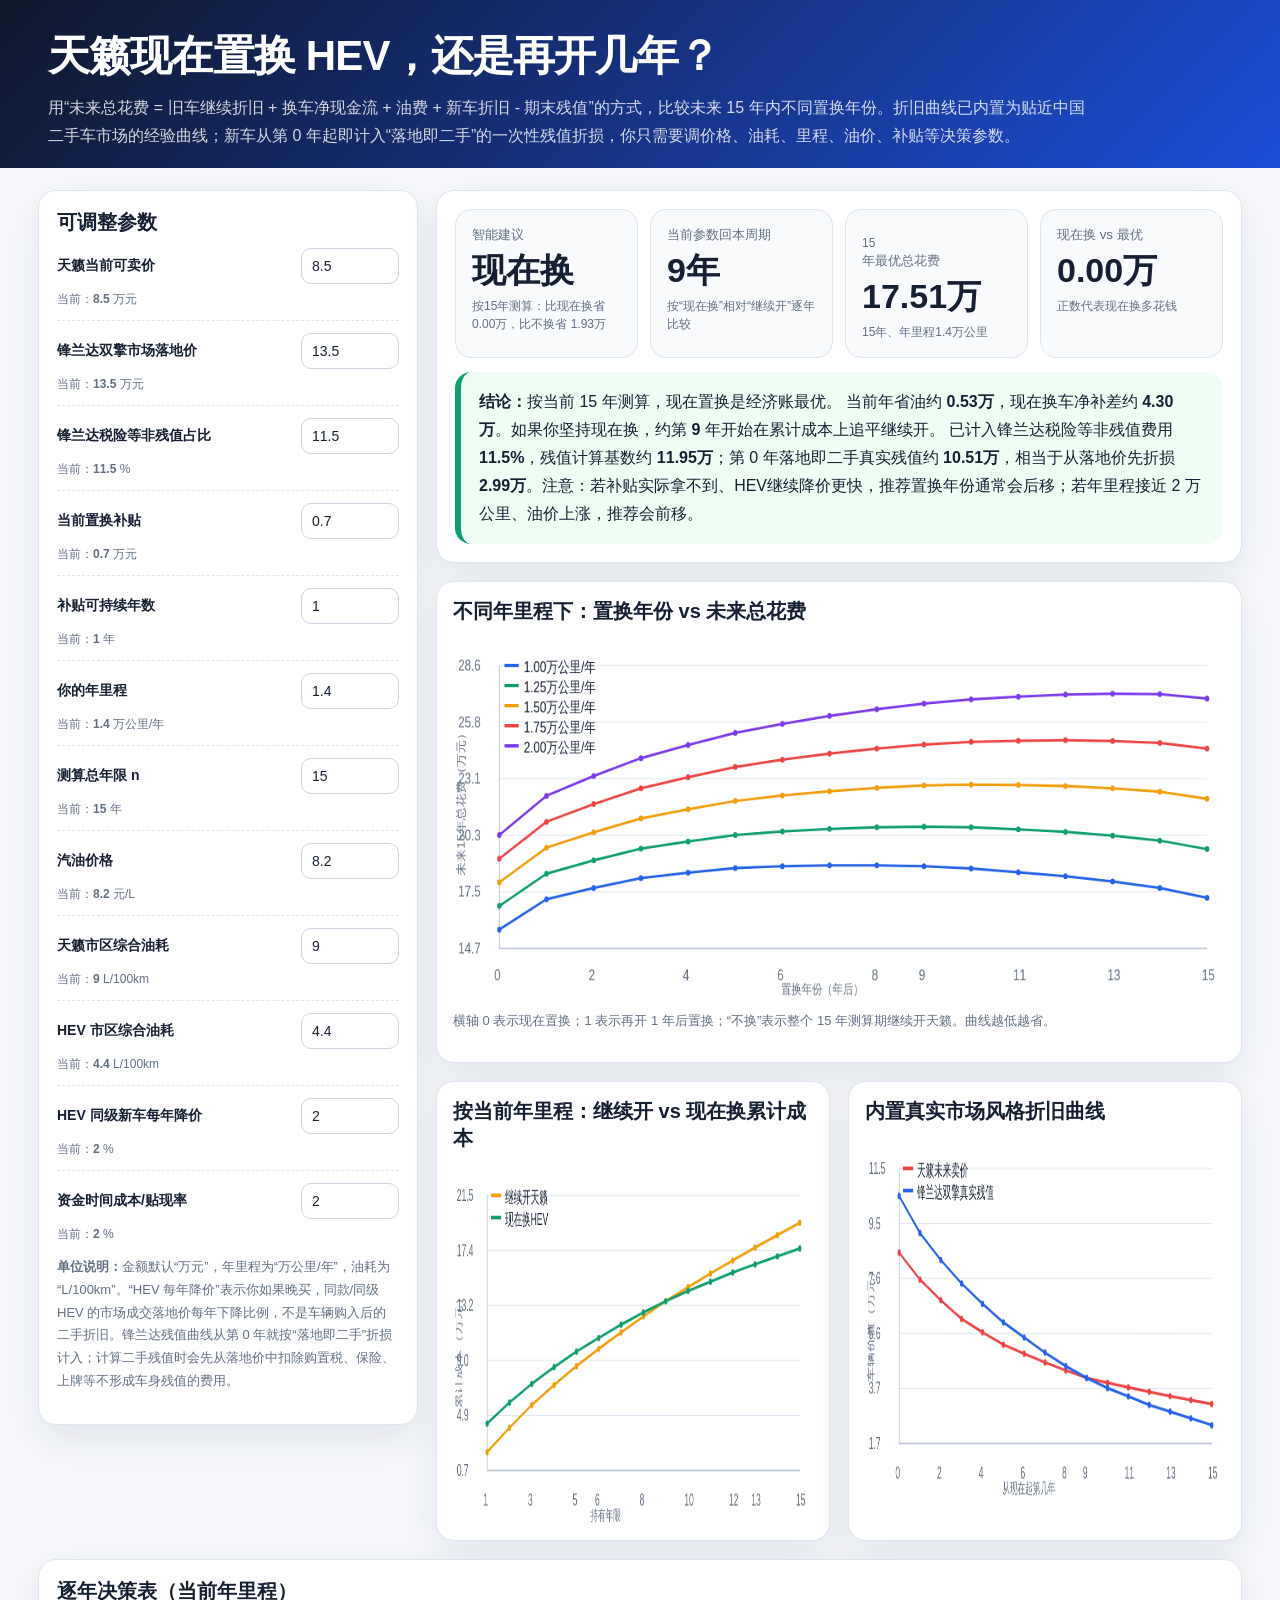
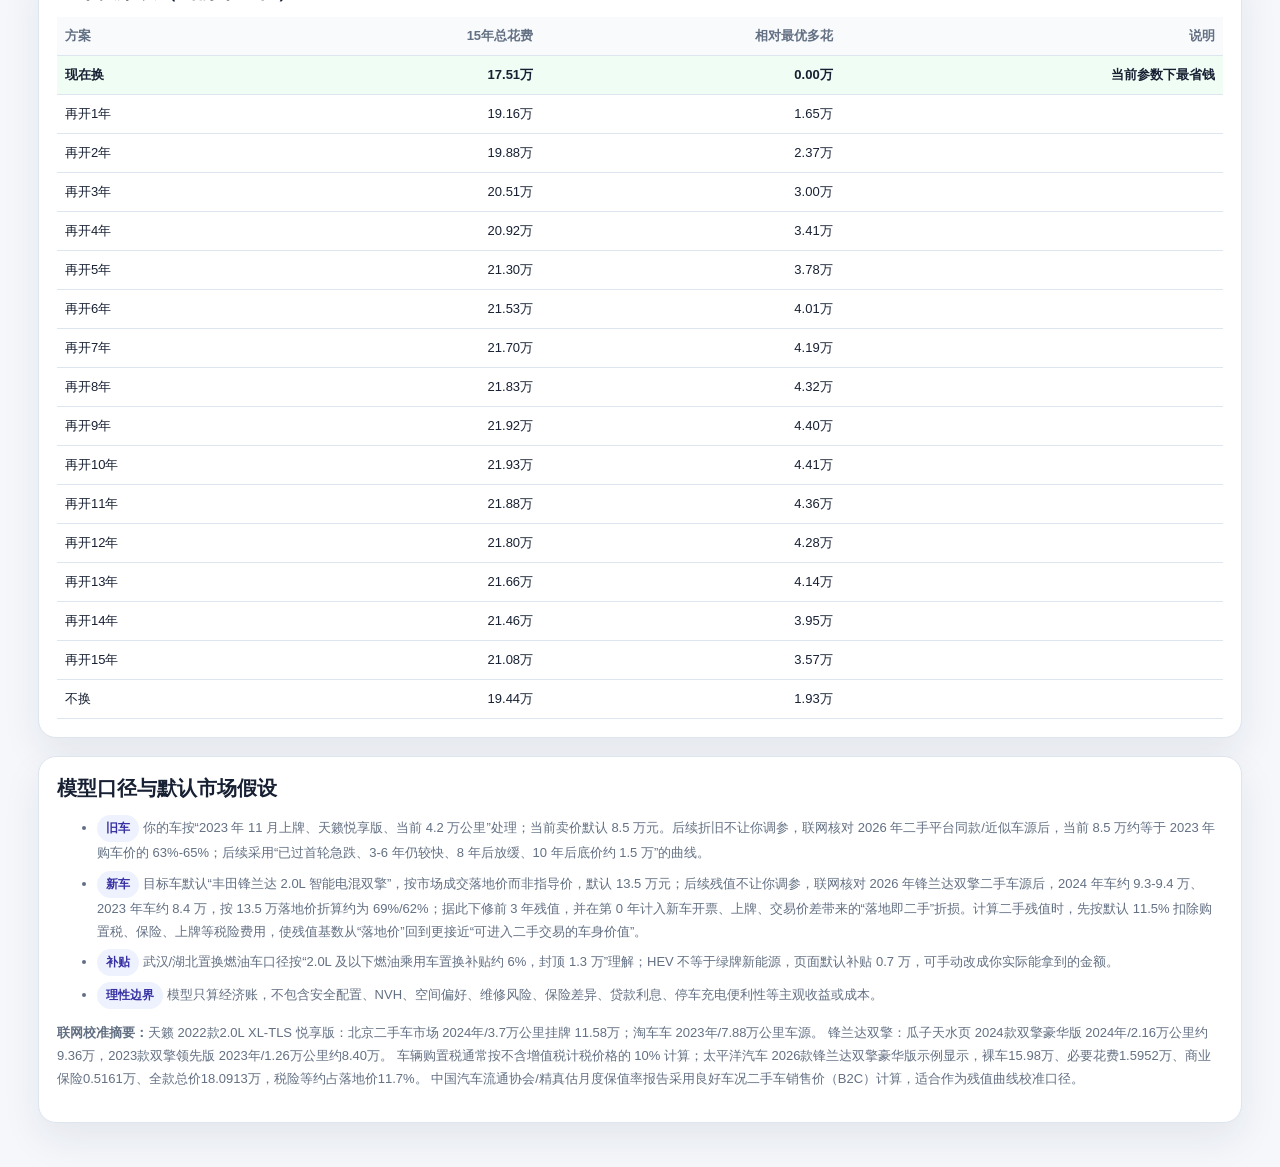
<file: index.html>
<!doctype html>
<html lang="zh-CN">
<head>
  <meta charset="utf-8" />
  <meta name="viewport" content="width=device-width, initial-scale=1" />
  <title>天籁置换 HEV 决策模型</title>
  <style>
    :root {
      --bg: #f5f7fb;
      --card: #ffffff;
      --ink: #172033;
      --muted: #637083;
      --line: #dde5ef;
      --blue: #2563eb;
      --green: #0f9f6e;
      --orange: #f59e0b;
      --red: #ef4444;
      --shadow: 0 16px 38px rgba(23, 32, 51, .08);
    }
    * { box-sizing: border-box; }
    body { margin: 0; font-family: -apple-system, BlinkMacSystemFont, "Segoe UI", "PingFang SC", "Microsoft YaHei", sans-serif; background: var(--bg); color: var(--ink); }
    header { padding: 28px clamp(16px, 4vw, 48px) 18px; background: linear-gradient(135deg, #0f172a, #1d4ed8); color: #fff; }
    h1 { margin: 0 0 10px; font-size: clamp(24px, 3.6vw, 42px); letter-spacing: -.02em; }
    header p { margin: 0; max-width: 1050px; color: rgba(255,255,255,.82); line-height: 1.75; }
    main { padding: 22px clamp(14px, 3vw, 38px) 44px; display: grid; gap: 18px; }
    .grid { display: grid; grid-template-columns: 380px minmax(0, 1fr); gap: 18px; align-items: start; }
    .card { background: var(--card); border: 1px solid var(--line); border-radius: 18px; box-shadow: var(--shadow); }
    .panel { padding: 18px; }
    h2, h3 { margin: 0 0 12px; }
    h2 { font-size: 20px; }
    h3 { font-size: 16px; }
    .controls { display: grid; gap: 12px; }
    .control { display: grid; grid-template-columns: 1fr 98px; gap: 10px; align-items: center; padding-bottom: 12px; border-bottom: 1px dashed var(--line); }
    .control:last-child { border-bottom: 0; padding-bottom: 0; }
    .control label { font-size: 14px; font-weight: 700; }
    .hint { color: var(--muted); font-size: 12px; line-height: 1.5; grid-column: 1 / -1; margin-top: -4px; }
    input, select { width: 100%; border: 1px solid #cbd5e1; border-radius: 10px; padding: 9px 10px; color: var(--ink); background: #fff; font-size: 14px; }
    .kpis { display: grid; grid-template-columns: repeat(4, minmax(0, 1fr)); gap: 12px; }
    .kpi { padding: 16px; border-radius: 16px; background: #f8fafc; border: 1px solid var(--line); min-height: 112px; }
    .kpi small { display: block; color: var(--muted); margin-bottom: 8px; }
    .kpi strong { display: block; font-size: clamp(22px, 3vw, 34px); line-height: 1.1; }
    .kpi span { display: block; color: var(--muted); font-size: 12px; line-height: 1.5; margin-top: 8px; }
    .recommend { border-left: 6px solid var(--green); background: #f0fdf4; padding: 16px 18px; border-radius: 16px; line-height: 1.75; }
    .recommend.warn { border-left-color: var(--orange); background: #fffbeb; }
    .recommend.bad { border-left-color: var(--red); background: #fef2f2; }
    .charts { display: grid; grid-template-columns: 1fr; gap: 18px; }
    .chart-card { padding: 16px; }
    canvas { display: block; width: 100%; height: 360px; }
    .two { display: grid; grid-template-columns: 1fr 1fr; gap: 18px; }
    table { width: 100%; border-collapse: collapse; font-size: 13px; }
    th, td { padding: 10px 8px; border-bottom: 1px solid var(--line); text-align: right; white-space: nowrap; }
    th:first-child, td:first-child { text-align: left; }
    th { color: var(--muted); font-weight: 700; background: #f8fafc; }
    .note { color: var(--muted); font-size: 13px; line-height: 1.75; }
    .pill { display: inline-flex; align-items: center; gap: 6px; padding: 3px 9px; border-radius: 99px; background: #eef2ff; color: #3730a3; font-weight: 700; font-size: 12px; }
    .source-list li { margin: 6px 0; }
    @media (max-width: 1080px) { .grid { grid-template-columns: 1fr; } .kpis, .two { grid-template-columns: 1fr 1fr; } }
    @media (max-width: 700px) { .kpis, .two { grid-template-columns: 1fr; } canvas { height: 310px; } .control { grid-template-columns: 1fr; } }
  </style>
</head>
<body>
  <header>
    <h1>天籁现在置换 HEV，还是再开几年？</h1>
    <p>用“未来总花费 = 旧车继续折旧 + 换车净现金流 + 油费 + 新车折旧 - 期末残值”的方式，比较未来 <span class="js-horizon">15</span> 年内不同置换年份。折旧曲线已内置为贴近中国二手车市场的经验曲线；新车从第 0 年起即计入“落地即二手”的一次性残值折损，你只需要调价格、油耗、里程、油价、补贴等决策参数。</p>
  </header>

  <main>
    <section class="grid">
      <aside class="card panel">
        <h2>可调整参数</h2>
        <div class="controls" id="controls"></div>
        <p class="note"><b>单位说明：</b>金额默认“万元”，年里程为“万公里/年”，油耗为“L/100km”。“HEV 每年降价”表示你如果晚买，同款/同级 HEV 的市场成交落地价每年下降比例，不是车辆购入后的二手折旧。锋兰达残值曲线从第 0 年就按“落地即二手”折损计入；计算二手残值时会先从落地价中扣除购置税、保险、上牌等不形成车身残值的费用。</p>
      </aside>

      <section class="charts">
        <div class="card panel">
          <div class="kpis">
            <div class="kpi"><small>智能建议</small><strong id="kpiDecision">-</strong><span id="kpiDecisionSub">-</span></div>
            <div class="kpi"><small>当前参数回本周期</small><strong id="kpiPayback">-</strong><span>按“现在换”相对“继续开”逐年比较</span></div>
            <div class="kpi"><small><span class="js-horizon">15</span>年最优总花费</small><strong id="kpiBestCost">-</strong><span id="kpiBestSub">-</span></div>
            <div class="kpi"><small>现在换 vs 最优</small><strong id="kpiGap">-</strong><span>正数代表现在换多花钱</span></div>
          </div>
          <div id="recommend" class="recommend" style="margin-top:14px"></div>
        </div>

        <div class="card chart-card">
          <h2>不同年里程下：置换年份 vs 未来总花费</h2>
          <canvas id="switchChart" width="1200" height="430"></canvas>
          <p class="note">横轴 0 表示现在置换；1 表示再开 1 年后置换；“不换”表示整个 <span class="js-horizon">15</span> 年测算期继续开天籁。曲线越低越省。</p>
        </div>

        <div class="two">
          <div class="card chart-card">
            <h2>按当前年里程：继续开 vs 现在换累计成本</h2>
            <canvas id="paybackChart" width="760" height="390"></canvas>
          </div>
          <div class="card chart-card">
            <h2>内置真实市场风格折旧曲线</h2>
            <canvas id="deprChart" width="760" height="390"></canvas>
          </div>
        </div>
      </section>
    </section>

    <section class="card panel">
      <h2>逐年决策表（当前年里程）</h2>
      <div style="overflow:auto"><table id="resultTable"></table></div>
    </section>

    <section class="card panel">
      <h2>模型口径与默认市场假设</h2>
      <ul class="note source-list">
        <li><span class="pill">旧车</span> 你的车按“2023 年 11 月上牌、天籁悦享版、当前 4.2 万公里”处理；当前卖价默认 8.5 万元。后续折旧不让你调参，联网核对 2026 年二手平台同款/近似车源后，当前 8.5 万约等于 2023 年购车价的 63%-65%；后续采用“已过首轮急跌、3-6 年仍较快、8 年后放缓、10 年后底价约 1.5 万”的曲线。</li>
        <li><span class="pill">新车</span> 目标车默认“丰田锋兰达 2.0L 智能电混双擎”，按市场成交落地价而非指导价，默认 13.5 万元；后续残值不让你调参，联网核对 2026 年锋兰达双擎二手车源后，2024 年车约 9.3-9.4 万、2023 年车约 8.4 万，按 13.5 万落地价折算约为 69%/62%；据此下修前 3 年残值，并在第 0 年计入新车开票、上牌、交易价差带来的“落地即二手”折损。计算二手残值时，先按默认 11.5% 扣除购置税、保险、上牌等税险费用，使残值基数从“落地价”回到更接近“可进入二手交易的车身价值”。</li>
        <li><span class="pill">补贴</span> 武汉/湖北置换燃油车口径按“2.0L 及以下燃油乘用车置换补贴约 6%，封顶 1.3 万”理解；HEV 不等于绿牌新能源，页面默认补贴 0.7 万，可手动改成你实际能拿到的金额。</li>
        <li><span class="pill">理性边界</span> 模型只算经济账，不包含安全配置、NVH、空间偏好、维修风险、保险差异、贷款利息、停车充电便利性等主观收益或成本。</li>
      </ul>
      <p class="note"><b>联网校准摘要：</b><span id="residualMarketNotes"></span></p>
    </section>
  </main>

<script>
const params = {
  teanaValue: { label: '天籁当前可卖价', value: 8.5, min: 7, max: 13, step: 0.1, unit: '万元' },
  hevPrice: { label: '锋兰达双擎市场落地价', value: 13.5, min: 10, max: 20, step: 0.1, unit: '万元' },
  hevNonResidualFeeRatio: { label: '锋兰达税险等非残值占比', value: 11.5, min: 6, max: 18, step: 0.1, unit: '%' },
  subsidy: { label: '当前置换补贴', value: 0.7, min: 0, max: 1.5, step: 0.01, unit: '万元' },
  subsidyYears: { label: '补贴可持续年数', value: 1, min: 0, max: 5, step: 1, unit: '年' },
  annualKm: { label: '你的年里程', value: 1.4, min: 1, max: 2, step: 0.05, unit: '万公里/年' },
  horizon: { label: '测算总年限 n', value: 15, min: 5, max: 15, step: 1, unit: '年' },
  fuelPrice: { label: '汽油价格', value: 8.2, min: 5.5, max: 10, step: 0.1, unit: '元/L' },
  teanaFuel: { label: '天籁市区综合油耗', value: 9, min: 6.5, max: 11, step: 0.1, unit: 'L/100km' },
  hevFuel: { label: 'HEV 市区综合油耗', value: 4.4, min: 3.8, max: 6.2, step: 0.1, unit: 'L/100km' },
  hevPriceDrop: { label: 'HEV 同级新车每年降价', value: 2, min: 0, max: 8, step: 0.1, unit: '%' },
  discountRate: { label: '资金时间成本/贴现率', value: 2, min: 0, max: 8, step: 0.1, unit: '%' }
};

const mileageSeries = [1, 1.25, 1.5, 1.75, 2];
const colors = ['#2563eb', '#0f9f6e', '#f59e0b', '#ef4444', '#7c3aed', '#0891b2'];
const controls = document.getElementById('controls');

function makeControls() {
  controls.innerHTML = '';
  Object.entries(params).forEach(([key, p]) => {
    const wrap = document.createElement('div');
    wrap.className = 'control';
    wrap.innerHTML = `<label for="${key}">${p.label}</label><input id="${key}" type="number" min="${p.min}" max="${p.max}" step="${p.step}" value="${p.value}"><div class="hint">当前：<b id="${key}Text"></b> ${p.unit}</div>`;
    controls.appendChild(wrap);
    document.getElementById(key).addEventListener('input', e => { params[key].value = Number(e.target.value); update(); });
  });
}

function money(v) { return `${v.toFixed(2)}万`; }
function pct(v) { return v / 100; }
function pvFactor(year, r) { return 1 / Math.pow(1 + r, year); }

// 联网核对口径（2026-06）：
// 1) 天籁：同款 2022/2023 款 XL-TLS 悦享版公开车源约 8.5-11.6 万；当前 8.5 万更接近车商收购/快速成交口径。
// 2) 锋兰达双擎：瓜子等平台显示 2024 年车约 9.3-9.4 万、2023 年车约 8.4 万；以 13.5 万落地价折算，2-3 年残值约 69%/62%。
// 3) 税险等非残值费用：车辆购置税通常按不含增值税车价的 10% 计算；太平洋汽车 2026 款锋兰达双擎豪华版示例为裸车 15.98 万、必要花费 1.5952 万、商业保险 0.5161 万、全款总价 18.0913 万，税险等约占落地价 11.7%。默认按 11.5% 从残值计算基数中剔除。
const residualMarketNotes = [
  '天籁 2022款2.0L XL-TLS 悦享版：北京二手车市场 2024年/3.7万公里挂牌 11.58万；淘车车 2023年/7.88万公里车源。',
  '锋兰达双擎：瓜子天水页 2024款双擎豪华版 2024年/2.16万公里约9.36万，2023款双擎领先版 2023年/1.26万公里约8.40万。',
  '车辆购置税通常按不含增值税计税价格的 10% 计算；太平洋汽车 2026款锋兰达双擎豪华版示例显示，裸车15.98万、必要花费1.5952万、商业保险0.5161万、全款总价18.0913万，税险等约占落地价11.7%。',
  '中国汽车流通协会/精真估月度保值率报告采用良好车况二手车销售价（B2C）计算，适合作为残值曲线校准口径。'
];

// 天籁：从“当前二手卖价”向后推，不开放调参。当前价格已是约 2.6 年车龄，因此只计算未来边际折旧。
function teanaFutureValue(currentValue, yearsFromNow, annualKm) {
  let v = currentValue;
  for (let i = 1; i <= yearsFromNow; i++) {
    const age = 2.6 + i; // 2023-11 到 2026-06 约 2.6 年
    let rate = age <= 4 ? 0.11 : age <= 6 ? 0.095 : age <= 8 ? 0.075 : age <= 12 ? 0.06 : 0.04;
    const excessKm = Math.max(0, annualKm - 1.2);
    rate += excessKm * 0.01;
    v *= (1 - rate);
  }
  const floor = yearsFromNow > 10 ? 1.45 : 1.8;
  return Math.max(floor, v);
}

// 锋兰达双擎：按联网车源下修早期残值。第 0 年不是 100%，计入“落地即二手”折损。
function hevResidualRatio(ageYears) {
  const curve = [.88, .77, .69, .62, .56, .505, .46, .415, .375, .34, .31, .285, .26, .24, .22, .20];
  if (ageYears <= 15) return curve[ageYears];
  return Math.max(.12, curve[15] * Math.pow(.94, ageYears - 15));
}

function hevPurchasePriceAtYear(basePrice, year, priceDropRate) {
  return basePrice * Math.pow(1 - priceDropRate, year);
}

function hevResidualBase(purchaseLandingPrice, nonResidualFeeRatio) {
  return purchaseLandingPrice * (1 - nonResidualFeeRatio);
}

function annualFuelCost(kmWan, fuelL100, fuelPrice) {
  return kmWan * 10000 / 100 * fuelL100 * fuelPrice / 10000;
}

function calcCostForSwitchYear(switchYear, cfg, annualKm) {
  const N = cfg.horizon;
  const r = pct(cfg.discountRate);
  const teanaFuelAnnual = annualFuelCost(annualKm, cfg.teanaFuel, cfg.fuelPrice);
  const hevFuelAnnual = annualFuelCost(annualKm, cfg.hevFuel, cfg.fuelPrice);
  let cost = 0;

  if (switchYear === 'never') {
    for (let y = 1; y <= N; y++) cost += teanaFuelAnnual * pvFactor(y, r);
    const terminal = teanaFutureValue(cfg.teanaValue, N, annualKm) * pvFactor(N, r);
    return cost + cfg.teanaValue - terminal;
  }

  for (let y = 1; y <= switchYear; y++) cost += teanaFuelAnnual * pvFactor(y, r);
  const oldValueAtSwitch = teanaFutureValue(cfg.teanaValue, switchYear, annualKm);
  cost += cfg.teanaValue - oldValueAtSwitch * pvFactor(switchYear, r);

  const purchase = hevPurchasePriceAtYear(cfg.hevPrice, switchYear, pct(cfg.hevPriceDrop));
  const subsidy = switchYear < cfg.subsidyYears ? cfg.subsidy : 0;
  cost += (purchase - subsidy) * pvFactor(switchYear, r);

  for (let y = switchYear + 1; y <= N; y++) cost += hevFuelAnnual * pvFactor(y, r);
  const hevAgeAtEnd = N - switchYear;
  const residualBase = hevResidualBase(purchase, pct(cfg.hevNonResidualFeeRatio));
  const terminalHev = residualBase * hevResidualRatio(hevAgeAtEnd) * pvFactor(N, r);
  cost -= terminalHev;
  return cost;
}

function cfg() { return Object.fromEntries(Object.entries(params).map(([k,p]) => [k, p.value])); }

function allSwitchResults(c, km) {
  const N = c.horizon;
  const rows = [];
  for (let y = 0; y <= N; y++) rows.push({ year: y, label: y === 0 ? '现在换' : `再开${y}年`, cost: calcCostForSwitchYear(y, c, km) });
  rows.push({ year: 'never', label: '不换', cost: calcCostForSwitchYear('never', c, km) });
  return rows;
}

function paybackYears(c, km) {
  for (let y = 1; y <= c.horizon; y++) {
    const cNow = { ...c, horizon: y };
    const switchNow = calcCostForSwitchYear(0, cNow, km);
    const keep = calcCostForSwitchYear('never', cNow, km);
    if (switchNow <= keep) return { year: y, diff: keep - switchNow };
  }
  return null;
}

function drawChart(canvas, datasets, opts) {
  const ctx = canvas.getContext('2d');
  const w = canvas.width, h = canvas.height;
  ctx.clearRect(0, 0, w, h);
  const pad = { l: 72, r: 28, t: 34, b: 58 };
  const xs = datasets.flatMap(d => d.points.map(p => p.x));
  const ys = datasets.flatMap(d => d.points.map(p => p.y));
  const minX = Math.min(...xs), maxX = Math.max(...xs);
  let minY = Math.min(...ys), maxY = Math.max(...ys);
  const ySpan = maxY - minY || 1;
  minY = Math.max(0, minY - ySpan * .08); maxY += ySpan * .12;
  const xTo = x => pad.l + (x - minX) / (maxX - minX || 1) * (w - pad.l - pad.r);
  const yTo = y => h - pad.b - (y - minY) / (maxY - minY) * (h - pad.t - pad.b);

  ctx.font = '22px sans-serif'; ctx.fillStyle = '#172033'; ctx.fillText(opts.title || '', pad.l, 24);
  ctx.strokeStyle = '#dbe4ef'; ctx.lineWidth = 1;
  ctx.fillStyle = '#637083'; ctx.font = '18px sans-serif';
  for (let i = 0; i <= 5; i++) {
    const y = minY + (maxY - minY) * i / 5;
    const py = yTo(y);
    ctx.beginPath(); ctx.moveTo(pad.l, py); ctx.lineTo(w - pad.r, py); ctx.stroke();
    ctx.fillText(y.toFixed(1), 8, py + 6);
  }
  const tickCount = Math.min(8, maxX - minX + 1);
  for (let i = 0; i <= tickCount; i++) {
    const x = Math.round(minX + (maxX - minX) * i / tickCount);
    const px = xTo(x);
    ctx.fillText(String(x), px - 8, h - 20);
  }
  ctx.strokeStyle = '#94a3b8'; ctx.beginPath(); ctx.moveTo(pad.l, pad.t); ctx.lineTo(pad.l, h - pad.b); ctx.lineTo(w - pad.r, h - pad.b); ctx.stroke();

  datasets.forEach((d, idx) => {
    ctx.strokeStyle = d.color || colors[idx % colors.length]; ctx.lineWidth = 3; ctx.beginPath();
    d.points.forEach((p, i) => { const px = xTo(p.x), py = yTo(p.y); if (i) ctx.lineTo(px, py); else ctx.moveTo(px, py); });
    ctx.stroke();
    d.points.forEach(p => { ctx.beginPath(); ctx.arc(xTo(p.x), yTo(p.y), 3.5, 0, Math.PI*2); ctx.fillStyle = d.color || colors[idx % colors.length]; ctx.fill(); });
  });
  let lx = pad.l + 8, ly = pad.t + 8;
  ctx.font = '18px sans-serif';
  datasets.forEach((d, idx) => {
    ctx.fillStyle = d.color || colors[idx % colors.length]; ctx.fillRect(lx, ly - 10, 22, 4);
    ctx.fillStyle = '#172033'; ctx.fillText(d.name, lx + 30, ly);
    ly += 24;
  });
  ctx.fillStyle = '#637083'; ctx.font = '16px sans-serif';
  ctx.fillText(opts.xLabel || '', w / 2 - 90, h - 4);
  ctx.save(); ctx.translate(18, h / 2 + 70); ctx.rotate(-Math.PI / 2); ctx.fillText(opts.yLabel || '', 0, 0); ctx.restore();
}

function updateTable(rows, best, horizon) {
  const table = document.getElementById('resultTable');
  table.innerHTML = `<thead><tr><th>方案</th><th>${horizon}年总花费</th><th>相对最优多花</th><th>说明</th></tr></thead>` +
    '<tbody>' + rows.map(r => `<tr style="${r === best ? 'background:#f0fdf4;font-weight:800' : ''}"><td>${r.label}</td><td>${money(r.cost)}</td><td>${money(r.cost - best.cost)}</td><td>${r === best ? '当前参数下最省钱' : ''}</td></tr>`).join('') + '</tbody>';
}

function update() {
  const c = cfg();
  document.getElementById('residualMarketNotes').textContent = residualMarketNotes.join(' ');
  Object.entries(params).forEach(([key, p]) => document.getElementById(`${key}Text`).textContent = p.value);
  document.querySelectorAll('.js-horizon').forEach(el => { el.textContent = c.horizon; });
  const rows = allSwitchResults(c, c.annualKm);
  const best = rows.reduce((a,b) => a.cost < b.cost ? a : b);
  const now = rows.find(r => r.year === 0);
  const never = rows.find(r => r.year === 'never');
  const pb = paybackYears(c, c.annualKm);

  document.getElementById('kpiDecision').textContent = best.year === 'never' ? '继续开' : best.year === 0 ? '现在换' : `第${best.year}年换`;
  document.getElementById('kpiDecisionSub').textContent = `按${c.horizon}年测算：比现在换省 ${money(now.cost - best.cost)}，比不换省 ${money(never.cost - best.cost)}`;
  document.getElementById('kpiPayback').textContent = pb ? `${pb.year}年` : `>${c.horizon}年`;
  document.getElementById('kpiBestCost').textContent = money(best.cost);
  document.getElementById('kpiBestSub').textContent = `${c.horizon}年、年里程${c.annualKm}万公里`;
  document.getElementById('kpiGap').textContent = money(now.cost - best.cost);

  const rec = document.getElementById('recommend');
  rec.className = 'recommend' + (best.year === 'never' ? ' warn' : best.year === 0 ? '' : ' warn');
  const fuelSavingYear = annualFuelCost(c.annualKm, c.teanaFuel, c.fuelPrice) - annualFuelCost(c.annualKm, c.hevFuel, c.fuelPrice);
  const netNow = c.hevPrice - c.subsidy - c.teanaValue;
  rec.innerHTML = `<b>结论：</b>${best.year === 0 ? `按当前 ${c.horizon} 年测算，现在置换是经济账最优。` : best.year === 'never' ? `按当前 ${c.horizon} 年测算，单纯为了省油不建议在测算期内置换。` : `按当前 ${c.horizon} 年测算，最推荐再开 <b>${best.year}</b> 年后置换。`} 当前年省油约 <b>${money(fuelSavingYear)}</b>，现在换车净补差约 <b>${money(netNow)}</b>。${pb ? `如果你坚持现在换，约第 <b>${pb.year}</b> 年开始在累计成本上追平继续开。` : `如果现在换，在 ${c.horizon} 年内尚未用油费和残值差追平继续开。`} 已计入锋兰达税险等非残值费用 <b>${c.hevNonResidualFeeRatio.toFixed(1)}%</b>，残值计算基数约 <b>${money(hevResidualBase(c.hevPrice, pct(c.hevNonResidualFeeRatio)))}</b>；第 0 年落地即二手真实残值约 <b>${money(hevResidualBase(c.hevPrice, pct(c.hevNonResidualFeeRatio)) * hevResidualRatio(0))}</b>，相当于从落地价先折损 <b>${money(c.hevPrice - hevResidualBase(c.hevPrice, pct(c.hevNonResidualFeeRatio)) * hevResidualRatio(0))}</b>。注意：若补贴实际拿不到、HEV继续降价更快，推荐置换年份通常会后移；若年里程接近 2 万公里、油价上涨，推荐会前移。`;

  const series = mileageSeries.map((km, idx) => {
    const rs = allSwitchResults(c, km).filter(r => r.year !== 'never');
    return { name: `${km.toFixed(2)}万公里/年`, color: colors[idx], points: rs.map(r => ({ x: r.year, y: r.cost })) };
  });
  drawChart(document.getElementById('switchChart'), series, { xLabel: '置换年份（年后）', yLabel: `未来${c.horizon}年总花费（万元）` });

  const keepPts = [], switchPts = [];
  for (let y = 1; y <= c.horizon; y++) {
    const cy = { ...c, horizon: y };
    keepPts.push({ x: y, y: calcCostForSwitchYear('never', cy, c.annualKm) });
    switchPts.push({ x: y, y: calcCostForSwitchYear(0, cy, c.annualKm) });
  }
  drawChart(document.getElementById('paybackChart'), [
    { name: '继续开天籁', color: '#f59e0b', points: keepPts },
    { name: '现在换HEV', color: '#0f9f6e', points: switchPts }
  ], { xLabel: '持有年限', yLabel: '累计成本（万元）' });

  const deprPtsOld = [], deprPtsNew = [];
  for (let y = 0; y <= c.horizon; y++) {
    deprPtsOld.push({ x: y, y: teanaFutureValue(c.teanaValue, y, c.annualKm) });
    deprPtsNew.push({ x: y, y: hevResidualBase(c.hevPrice, pct(c.hevNonResidualFeeRatio)) * hevResidualRatio(y) });
  }
  drawChart(document.getElementById('deprChart'), [
    { name: '天籁未来卖价', color: '#ef4444', points: deprPtsOld },
    { name: '锋兰达双擎真实残值', color: '#2563eb', points: deprPtsNew }
  ], { xLabel: '从现在起第几年', yLabel: '车辆价值（万元）' });

  updateTable(rows, best, c.horizon);
}

makeControls();
update();
</script>
</body>
</html>
</file>
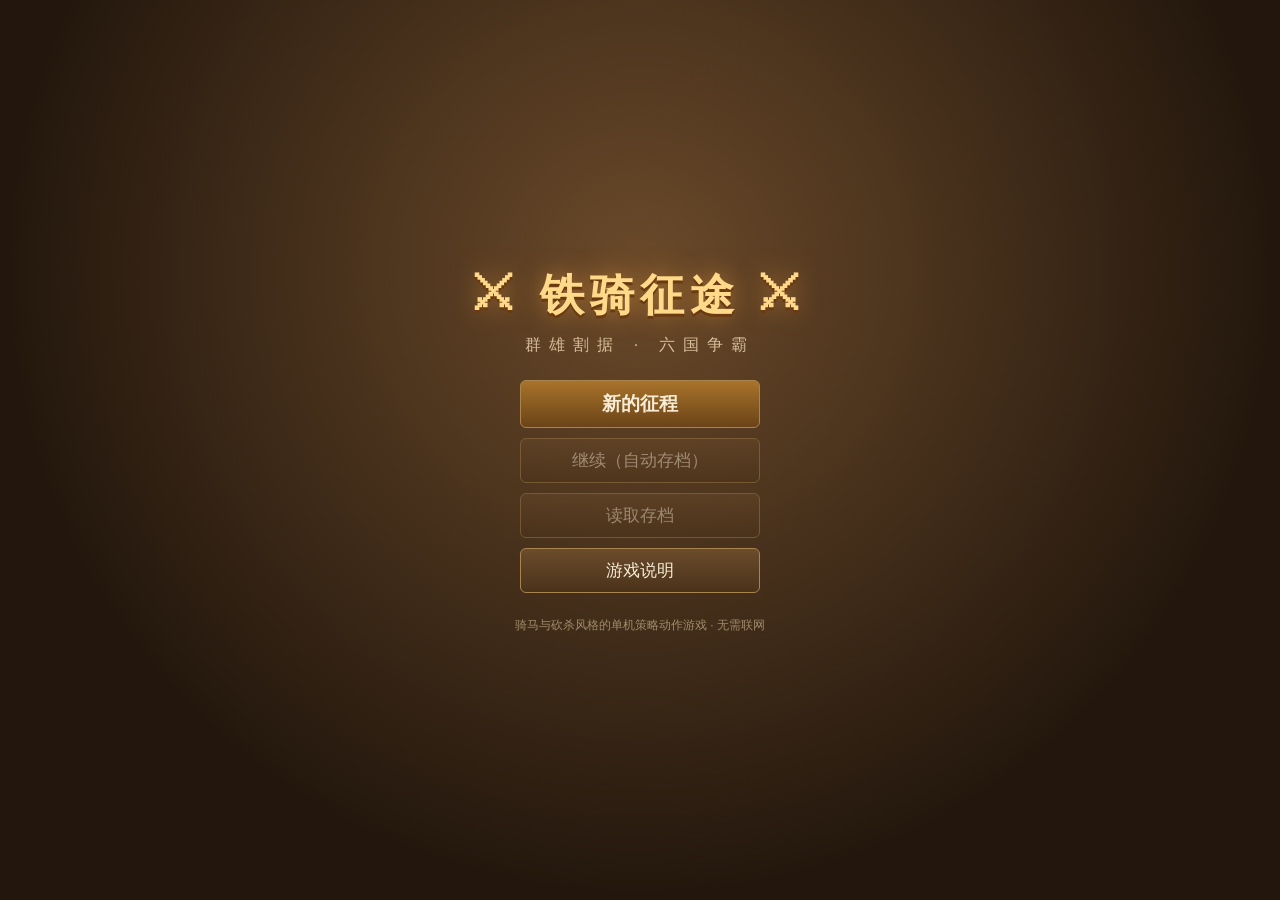
<file: steed-saga/app/src/main/assets/game/index.html>
<!doctype html>
<html lang="zh-CN">
<head>
<meta charset="utf-8">
<meta name="viewport" content="width=device-width, initial-scale=1, maximum-scale=1, user-scalable=no, viewport-fit=cover">
<title>铁骑征途</title>
<link rel="stylesheet" href="style.css">
</head>
<body>
<div id="app">
  <canvas id="cv"></canvas>

  <div id="hud" class="hidden">
    <div class="topbar" id="hudInfo"></div>
    <div class="sidebtns">
      <button id="btnWait" title="原地等待">⏳</button>
      <button id="btnSpeed">⏩×1</button>
      <button id="btnCenter">🎯</button>
    </div>
    <div class="bottombar">
      <button id="btnParty">⚔<span>队伍</span></button>
      <button id="btnChar">👤<span>人物</span></button>
      <button id="btnHero">🧑‍🤝‍🧑<span>同伴</span></button>
      <button id="btnInv">🎒<span>物品</span></button>
      <button id="btnFac">🏳<span>势力</span></button>
      <button id="btnLog">📜<span>日志</span></button>
      <button id="btnCamp">⛺<span>营地</span></button>
    </div>
  </div>

  <div id="title" class="screen hidden">
    <div class="tbox">
      <div class="logo">⚔ 铁骑征途 ⚔</div>
      <div class="sub">群雄割据 · 六国争霸</div>
      <button class="big" id="tNew">新的征程</button>
      <button id="tContinue">继续（自动存档）</button>
      <button id="tLoad">读取存档</button>
      <button id="tHelp">游戏说明</button>
      <div class="foot">骑马与砍杀风格的单机策略动作游戏 · 无需联网</div>
    </div>
  </div>

  <div id="create" class="screen hidden"></div>
  <div id="loading" class="screen hidden"><div class="loadtxt">正在生成大陆……</div></div>

  <div id="ui"></div>
  <div id="toasts"></div>
</div>
<script src="js/util.js"></script>
<script src="js/data.js"></script>
<script src="js/world.js"></script>
<script src="js/mapview.js"></script>
<script src="js/battle.js"></script>
<script src="js/battleui.js"></script>
<script src="js/ui.js"></script>
<script src="js/game.js"></script>
<script src="js/main.js"></script>
</body>
</html>
</file>
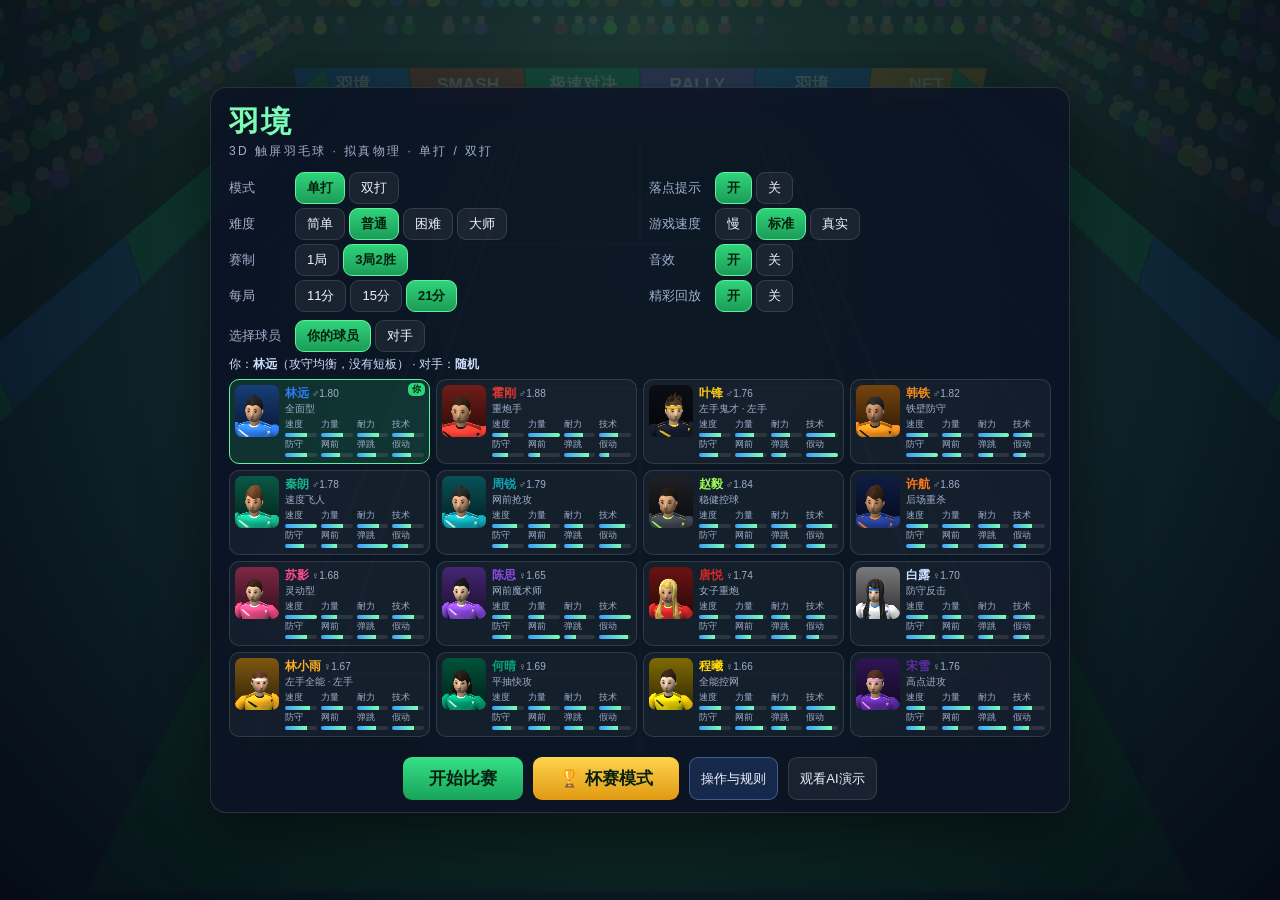
<file: badminton.html>
<!DOCTYPE html>
<html lang="zh-CN">
<head>
<meta charset="UTF-8">
<meta name="viewport" content="width=device-width,initial-scale=1,maximum-scale=1,user-scalable=no,viewport-fit=cover">
<meta name="apple-mobile-web-app-capable" content="yes">
<meta name="mobile-web-app-capable" content="yes">
<meta name="theme-color" content="#0b1220">
<title>羽境 · 3D 触屏羽毛球</title>
<style>
:root{--ink:#eef3ff;--muted:#9fb0cc;--accent:#2fd47a;--accent2:#3aa0ff;--warn:#ffb020;--panel:rgba(12,20,36,.92);--line:rgba(255,255,255,.12)}
*{box-sizing:border-box;-webkit-tap-highlight-color:transparent}
html,body{margin:0;height:100%;overflow:hidden;background:#0b1220;color:var(--ink);font-family:-apple-system,BlinkMacSystemFont,"PingFang SC","Microsoft YaHei","Segoe UI",sans-serif;touch-action:none;user-select:none;-webkit-user-select:none;overscroll-behavior:none}
canvas#game,canvas#gl3d,canvas#top{position:fixed;inset:0;width:100vw;height:100vh;display:block;touch-action:none}
canvas#gl3d,canvas#top{pointer-events:none}
.overlay{position:fixed;inset:0;display:none;align-items:center;justify-content:center;background:radial-gradient(ellipse at 50% 30%,rgba(20,60,50,.75),rgba(5,10,20,.94));z-index:10;padding:max(10px,env(safe-area-inset-top)) max(14px,env(safe-area-inset-right)) max(10px,env(safe-area-inset-bottom)) max(14px,env(safe-area-inset-left));overflow:auto;touch-action:pan-y}
.overlay.show{display:flex}
.box{width:min(860px,100%);max-height:100%;overflow:auto;background:var(--panel);border:1px solid var(--line);border-radius:16px;padding:14px 18px;box-shadow:0 20px 60px rgba(0,0,0,.5);touch-action:pan-y}
h1{margin:0;font-size:30px;letter-spacing:.08em;background:linear-gradient(90deg,#7dffb2,#4fb6ff);-webkit-background-clip:text;background-clip:text;color:transparent}
.sub{color:var(--muted);font-size:12px;letter-spacing:.2em;margin-bottom:8px}
.cols{display:grid;grid-template-columns:1fr 1fr;gap:6px 18px}
@media (max-width:620px){.cols{grid-template-columns:1fr}}
.row{display:flex;align-items:center;gap:8px;margin:4px 0;flex-wrap:wrap}
.row>label{min-width:58px;color:var(--muted);font-size:13px}
.seg{display:flex;gap:4px;flex-wrap:wrap}
.seg button,.btn{border:1px solid var(--line);background:rgba(255,255,255,.06);color:var(--ink);border-radius:9px;padding:6px 11px;font-size:13px;cursor:pointer}
.seg button.on{background:linear-gradient(180deg,#2fd47a,#1c9c58);border-color:#5ff0a0;color:#06210f;font-weight:700}
.btn.big{font-size:17px;font-weight:800;padding:10px 26px;background:linear-gradient(180deg,#36e087,#17a35a);color:#05200f;border:none}
.btn.alt{background:rgba(80,140,255,.18);border-color:rgba(120,170,255,.4)}
.chars{display:grid;grid-template-columns:repeat(4,1fr);gap:6px;margin:6px 0}
@media (max-width:700px){.chars{grid-template-columns:repeat(3,1fr)}}
@media (max-width:420px){.chars{grid-template-columns:repeat(2,1fr)}}
.char{position:relative;border:1px solid var(--line);border-radius:10px;padding:5px;background:rgba(255,255,255,.04);cursor:pointer;font-size:10px;display:flex;gap:6px;align-items:flex-start}
.char canvas{width:44px;height:52px;border-radius:7px;flex:none}
.char .info{flex:1;min-width:0}
.char.on{border-color:#5ff0a0;background:rgba(47,212,122,.16)}
.char.opp{border-color:#ff7a6a;background:rgba(255,90,70,.13)}
.char.mate{border-color:#6ab4ff;background:rgba(80,150,255,.13)}
.char b{font-size:12px}
.char .tag{color:var(--muted);font-size:10px}
.char .st{display:grid;grid-template-columns:1fr 1fr 1fr 1fr;gap:0 4px;margin-top:2px}
.char .st span{color:#9fb0cc;font-size:9px}
.badge{position:absolute;right:4px;top:3px;font-size:9px;padding:0 4px;border-radius:5px;font-weight:700}
.pickinfo{font-size:12px;color:#cfe0ff;min-height:16px}
.bar{height:4px;background:rgba(255,255,255,.1);border-radius:2px;margin:2px 0 1px;overflow:hidden}
.bar i{display:block;height:100%;background:linear-gradient(90deg,#3aa0ff,#7dffb2)}
.actions{display:flex;gap:10px;justify-content:center;margin-top:10px;flex-wrap:wrap}
#menu .actions{position:sticky;bottom:-14px;background:linear-gradient(180deg,rgba(12,20,36,0),rgba(12,20,36,.97) 30%);padding:10px 0 12px;margin-bottom:-14px}
@media (max-height:460px){
  .box{padding:10px 14px}
  h1{font-size:22px}.sub{margin-bottom:4px}
  .row{margin:2px 0}.seg button,.btn{padding:4px 9px;font-size:12px}
  .char{padding:4px 6px;font-size:10px}.char b{font-size:12px;display:inline;margin-right:4px}
  .bar{height:3px;margin:1px 0}
  .btn.big{padding:8px 22px;font-size:15px}
}
.help{font-size:13px;line-height:1.65;color:#d6e0f5}
.help h3{margin:10px 0 4px;color:#7dffb2;font-size:15px}
.help table{border-collapse:collapse;width:100%;font-size:12px}
.help td,.help th{border:1px solid var(--line);padding:3px 6px;text-align:left}
.help th{color:#9fe8c0}
.k{display:inline-block;min-width:20px;padding:0 5px;border-radius:5px;background:rgba(255,255,255,.12);text-align:center;font-weight:700}
.res h2{margin:4px 0;text-align:center;font-size:26px}
.res table{width:100%;border-collapse:collapse;font-size:13px;margin-top:8px}
.res td{padding:4px 6px;border-bottom:1px solid var(--line);text-align:center}
.res td:first-child{text-align:left;color:var(--muted)}
.bracket{display:flex;gap:10px;align-items:stretch;overflow-x:auto;padding:4px 0}
.bracket .rd{flex:1;min-width:150px;display:flex;flex-direction:column;justify-content:space-around;gap:6px}
.bracket .rh{text-align:center;color:#9fe8c0;font-size:12px;font-weight:700;margin-bottom:2px}
.bracket .mt{border:1px solid var(--line);border-radius:8px;background:rgba(255,255,255,.04);font-size:12px;overflow:hidden}
.bracket .mt.me{border-color:#ffd34d;box-shadow:0 0 0 1px rgba(255,211,77,.35)}
.bracket .tm{display:flex;justify-content:space-between;gap:6px;padding:3px 7px}
.bracket .tm+.tm{border-top:1px solid var(--line)}
.bracket .tm.w{font-weight:800;color:#7dffb2}.bracket .tm.l{color:#7f8da6}
.bracket .tm.you{background:rgba(47,212,122,.12)}
.bracket .sc{color:#9fb0cc;font-weight:400;white-space:nowrap}
.bracket .champ{text-align:center;font-size:13px;border:1px dashed rgba(255,211,77,.6);border-radius:10px;padding:10px 6px;color:#ffd34d}
#rotate{position:fixed;inset:0;z-index:20;display:none;align-items:center;justify-content:center;flex-direction:column;background:rgba(5,10,20,.96);text-align:center;padding:20px}
#rotate.show{display:flex}
#rotate .ph{width:60px;height:100px;border:4px solid #7dffb2;border-radius:12px;animation:rot 2s infinite ease-in-out;margin-bottom:20px}
@keyframes rot{0%,20%{transform:rotate(0)}60%,100%{transform:rotate(-90deg)}}
</style>
</head>
<body>
<canvas id="game"></canvas>
<canvas id="gl3d"></canvas>
<canvas id="top"></canvas>

<div id="menu" class="overlay show">
  <div class="box">
    <h1>羽境</h1>
    <div class="sub">3D 触屏羽毛球 · 拟真物理 · 单打 / 双打</div>
    <div class="cols">
      <div>
        <div class="row"><label>模式</label><div class="seg" data-key="mode"><button data-v="singles">单打</button><button data-v="doubles">双打</button></div></div>
        <div class="row"><label>难度</label><div class="seg" data-key="diff"><button data-v="easy">简单</button><button data-v="normal">普通</button><button data-v="hard">困难</button><button data-v="master">大师</button></div></div>
        <div class="row"><label>赛制</label><div class="seg" data-key="games"><button data-v="1">1局</button><button data-v="3">3局2胜</button></div></div>
        <div class="row"><label>每局</label><div class="seg" data-key="points"><button data-v="11">11分</button><button data-v="15">15分</button><button data-v="21">21分</button></div></div>
      </div>
      <div>
        <div class="row"><label>落点提示</label><div class="seg" data-key="marker"><button data-v="1">开</button><button data-v="0">关</button></div></div>
        <div class="row"><label>游戏速度</label><div class="seg" data-key="speed"><button data-v="0.75">慢</button><button data-v="0.88">标准</button><button data-v="1">真实</button></div></div>
        <div class="row" id="dtypeRow"><label>双打杯赛</label><div class="seg" data-key="dtype"><button data-v="md">男双</button><button data-v="wd">女双</button><button data-v="xd">混双</button></div></div>
        <div class="row"><label>音效</label><div class="seg" data-key="sound"><button data-v="1">开</button><button data-v="0">关</button></div></div>
        <div class="row"><label>精彩回放</label><div class="seg" data-key="replay"><button data-v="1">开</button><button data-v="0">关</button></div></div>
      </div>
    </div>
    <div class="row" style="margin-top:4px"><label>选择球员</label><div class="seg" id="slotSeg"><button data-s="char">你的球员</button><button data-s="opp">对手</button><button data-s="opp2">对手2</button><button data-s="mate">双打队友</button></div><button class="btn" id="randBtn" style="padding:4px 9px">随机</button></div>
    <div class="pickinfo" id="pickInfo"></div>
    <div class="chars" id="chars"></div>
    <div class="actions">
      <button class="btn big" id="startBtn">开始比赛</button>
      <button class="btn big" id="cupBtn" style="background:linear-gradient(180deg,#ffd34d,#e09a12)">🏆 杯赛模式</button>
      <button class="btn alt" id="helpBtn">操作与规则</button>
      <button class="btn" id="demoBtn">观看AI演示</button>
    </div>
  </div>
</div>

<div id="help" class="overlay">
  <div class="box help">
    <h3>基本操作</h3>
    <div>左半屏任意位置按住拖动 = <b>摇杆自由移动</b>（回位、调整站位）。右下角 4 个击球键。</div>
    <div><b>按住（或点一下）击球键 = 自动跑位 + 自动击球</b>：对方击球后，球员会自动冲向最佳击球点并在最佳时机挥拍，不需要自己把握时机。可以在对方出手前就提前按下，指令会一直保持到击球；中途按另一个键可以改变球路。</div>
    <div><b>按住击球键并拖动 = 选择落点</b>：向左/右拖动 = 落点偏左/右，<b>拖到底 = 压边线</b>（杀边线、打大对角都靠它）；向上拖 = 打得更深（拖到底压底线），向下拖 = 更短更近网，不拖 = 打向中路。<b>落点自动限制在界内</b>，拖出界也只会瞄准贴线位置；只有击球质量很差时才可能出界。场上彩色圈标出预计落点。</div>
    <div><b>只有杀球需要蓄力</b>：按住[杀球]越久，杀球越重；蓄力过半（黄色以上）且球足够高时自动起跳 = <b>跳杀</b>；<b>蓄力后半程球速线性上升，蓄满（红色）跳杀可达 400 km/h 以上</b>。快速杀球落地后会继续向前滑行。其它球不需要蓄力。</div>
    <div><b>网前扑球</b>：对方回球过网时只要球头还高过网带，按[杀球]（或[平抽]）球员会全速蹬跨上网抢高点扑杀；球已经落到网带以下则变成平推。<b>网前搓放</b>：按[吊球]，击球点越高、到位越好，球越贴网。原地/低角度杀球会自动收一点力量保证落在界内。</div>
    <div><b>技术动作</b>：每种技术有自己的动作——[高远]发球是正手侧身发高远，[吊球]/[平抽]发球是反手发网前/平快；头顶区的高远、吊球、点杀（轻按）、重杀（蓄力）、跳杀（蓄力过半且球够高）、劈杀（杀球时把落点拖向对角）各不相同；网前[吊球]直线是搓球，拖向对角是勾对角。</div>
    <div><b>精彩回放</b>：多拍相持、鱼跃救球、重杀或扑球得分后，会用近景机位慢动作回放最后几拍，点击屏幕可跳过（菜单可关闭）。每位球员得分后有自己的招牌庆祝动作。</div>
    <h3>球员</h3>
    <div>16 名男女球员，身高、左右手、外观各不相同。属性：速度（移动）、力量（杀球球速）、耐力（体力消耗）、技术（击球稳定性）、防守（接杀能力/范围）、网前（搓球贴网程度）、弹跳（跳杀高度与球速）、假动作（吊球/网前让对手反应变慢）。身高越高，击球点越高。菜单里可以分别选择你的球员、对手和双打队友。</div>
    <h3>击球键（随击球高度和位置自动变化）</h3>
    <table>
      <tr><th>按键</th><th>高点（头顶）</th><th>中路（胸前）</th><th>低点（膝下）</th></tr>
      <tr><td><span class="k">高远</span></td><td>高远球</td><td>挑高球</td><td>挑后场</td></tr>
      <tr><td><span class="k">吊球</span></td><td>吊球</td><td>挡网</td><td>网前搓/放网（离网近时）</td></tr>
      <tr><td><span class="k">杀球</span></td><td>杀球 / 跳杀 / 网前扑球</td><td>点杀 / 扑球</td><td>推球</td></tr>
      <tr><td><span class="k">平抽</span></td><td>平高球（进攻高远）</td><td>平抽</td><td>推后场</td></tr>
    </table>
    <div>发球时：按住<span class="k">吊球</span>=网前短发球，<span class="k">高远</span>=后场高远球，<span class="k">平抽</span>/<span class="k">杀球</span>=平快球，拖动选落点，松开即发球。距离太远来不及时会自动跨步救球，低球更远时会<b>鱼跃扑救</b>（质量很低、倒地需要约 1 秒起身）。AI 也会鱼跃，但面对 300 km/h 以上的杀球大多接不起，350 km/h 以上基本接不到。</div>
    <h3>杯赛模式</h3>
    <div>主菜单点 <b>🏆 杯赛模式</b>：单打 8 人淘汰赛（八强 → 半决赛 → 决赛），双打 4 队淘汰赛（半决赛 → 决赛，用你选的队友）。首轮难度为菜单所选难度，之后每轮升一级。其他场次按球员实力自动模拟，赛程表实时更新；会记录你的历史最佳成绩。</div>
    <h3>体力</h3>
    <div>冲刺、跳杀、飞扑都会消耗体力；体力低时移动变慢、失误增加。每分之间会恢复一部分。</div>
    <h3>规则</h3>
    <div>每球得分制，先到 11/15/21 分且领先 2 分获胜（21 分制 29 平后 30 分封顶）。得分方发球，发球方分数为双数在右区、单数在左区发球，发到对角区。单打场地为内侧边线+端线，双打为外侧边线；双打发球不得超过双打后发球线。下网、出界、发球不到位均失分。双打中你的AI队友会根据攻守自动轮转站位（进攻前后站位、防守左右站位）。</div>
    <h3>电脑键盘（可选）</h3>
    <div><span class="k">WASD</span>/方向键 移动（按住击球键时用方向键选落点），<span class="k">J</span>高远 <span class="k">K</span>吊球 <span class="k">L</span>杀球 <span class="k">I</span>平抽，<span class="k">P</span>暂停。</div>
    <div class="actions"><button class="btn big" data-close="help">明白了</button></div>
  </div>
</div>

<div id="pause" class="overlay">
  <div class="box" style="width:min(380px,100%);text-align:center">
    <h1 style="font-size:24px">暂停</h1>
    <div class="actions" style="flex-direction:column;align-items:stretch">
      <button class="btn big" id="resumeBtn">继续比赛</button>
      <button class="btn alt" id="helpBtn2">操作与规则</button>
      <button class="btn" id="restartBtn">重新开始</button>
      <button class="btn" id="quitBtn">返回主菜单</button>
    </div>
  </div>
</div>

<div id="cup" class="overlay">
  <div class="box" style="width:min(900px,100%)">
    <h1 id="cupTitle" style="font-size:24px">羽境公开赛</h1>
    <div class="sub" id="cupSub"></div>
    <div id="bracket" class="bracket"></div>
    <div id="cupMsg" style="text-align:center;margin:6px 0;font-size:15px"></div>
    <div class="actions"><button class="btn big" id="cupPlay">开始比赛</button><button class="btn" id="cupQuit">退出杯赛</button></div>
  </div>
</div>

<div id="result" class="overlay">
  <div class="box res" style="width:min(520px,100%)">
    <h2 id="resTitle">胜利</h2>
    <div id="resScore" style="text-align:center;color:var(--muted)"></div>
    <table id="resTable"></table>
    <div class="actions"><button class="btn big" id="againBtn">再来一场</button><button class="btn" id="menuBtn">主菜单</button></div>
  </div>
</div>

<div id="rotate"><div class="ph"></div><div style="font-size:18px;font-weight:700">请将手机横屏游玩</div><div style="color:#9fb0cc;margin:8px 0 18px;font-size:13px">横屏视野更完整，操作更舒适</div><button class="btn" id="portraitBtn">仍然竖屏游玩</button></div>

<script>
'use strict';
/* =========================================================================
   羽境 —— 3D 触屏羽毛球
   世界坐标(米)：x 横向(右为正)，y 高度，z 纵向（玩家方 z>0，对手方 z<0，球网 z=0）
   ========================================================================= */
const cv = document.getElementById('game');
let ctx = cv.getContext('2d');
const ctxMain = ctx, topCv = document.getElementById('top'), ctxTop = topCv.getContext('2d');
let W = 0, H = 0, DPR = 1;

// ---------- 常量 ----------
const G = 9.81, VT = 6.8, KD = G / (VT * VT), PDT = 1 / 240, DEG = Math.PI / 180;
const HL = 6.7, SSL = 1.98, LSL_D = 5.94, HW_S = 2.59, HW_D = 3.05, NET_H = 1.524, POST_H = 1.55;
const SW_HIT = 0.11, SW_W0 = 0.035, SW_W1 = 0.19, SW_END = 0.36;
const REACH = 0.64, LUNGE_EXTRA = 0.5, MAXH = 2.68, JUMPH = 0.5;
const H_REACH = 0.8, H_LUNGE = 0.8, AUTO_RUN = 1.18; // 玩家：更大的击球/飞扑范围、自动跑位加速
function swingFree(p) { return !p.swing || p.swing.done || p.swing.t > SW_W1; }
function reachOf(p) { return p.isHuman ? H_REACH : REACH; }
function lungeOf(p) { return p.isHuman ? H_LUNGE : LUNGE_EXTRA; }

const clamp = (v, a, b) => v < a ? a : v > b ? b : v;
const lerp = (a, b, t) => a + (b - a) * t;
function gauss() { let u = 0; while (!u) u = Math.random(); return Math.sqrt(-2 * Math.log(u)) * Math.cos(2 * Math.PI * Math.random()); }
const rnd = (a, b) => a + Math.random() * (b - a);

// ---------- 设置 ----------
const DEFAULTS = { dtype: 'xd', mode: 'singles', diff: 'normal', games: '3', points: '21', marker: '1', speed: '0.88', sound: '1', replay: '1', char: 0 };
let settings = Object.assign({}, DEFAULTS);
try { Object.assign(settings, JSON.parse(localStorage.getItem('yujing_settings') || '{}')); } catch (e) {}
function saveSettings() { try { localStorage.setItem('yujing_settings', JSON.stringify(settings)); } catch (e) {} }

// 球员：g 性别；h 身高；hd 1=右手 -1=左手；hs 发型；属性 1-10：spd 速度 pow 力量 sta 耐力 tec 技术 def 防守 net 网前 jump 弹跳 decept 假动作
const CHARS = [
  { name: '林远', en: 'LIN Y.', cele: 'fist', tag: '全面型', g: 'm', h: 1.80, hd: 1, spd: 7, pow: 7, sta: 7, tec: 7, def: 7, net: 6, jump: 6, decept: 6,
    skin: '#e8b48a', hair: '#1b1b1b', hs: 'short', shirt: '#2f7cf6', trim: '#ffffff', bottom: '#1b2440', shoe: '#f4f4f4', racket: '#2f7cf6', desc: '攻守均衡，没有短板' },
  { name: '霍刚', en: 'HUO G.', cele: 'roar', tag: '重炮手', g: 'm', h: 1.88, hd: 1, build: 1.1, spd: 5, pow: 10, sta: 6, tec: 6, def: 5, net: 4, jump: 8, decept: 3,
    skin: '#d9a47a', hair: '#2a1a10', hs: 'crew', shirt: '#e2392f', trim: '#151515', bottom: '#151515', shoe: '#e2392f', racket: '#151515', desc: '跳杀球速全场最快，移动偏慢' },
  { name: '叶锋', en: 'YE F.', cele: 'point', tag: '左手鬼才', g: 'm', h: 1.76, hd: -1, spd: 7, pow: 6, sta: 6, tec: 9, def: 6, net: 9, jump: 5, decept: 10,
    skin: '#f0c49c', hair: '#3b2a1e', hs: 'spiky', shirt: '#151b2b', trim: '#f5c518', bottom: '#151b2b', shoe: '#f5c518', racket: '#f5c518', band: '#f5c518', desc: '左手持拍，吊球假动作让对手迟疑' },
  { name: '韩铁', en: 'HAN T.', cele: 'calm', tag: '铁壁防守', g: 'm', h: 1.82, hd: 1, spd: 7, pow: 6, sta: 10, tec: 6, def: 10, net: 6, jump: 5, decept: 4,
    skin: '#c98e64', hair: '#151515', hs: 'buzz', shirt: '#f08a1c', trim: '#202020', bottom: '#202020', shoe: '#ffffff', racket: '#f08a1c', desc: '接杀稳定，体力充沛' },
  { name: '秦朗', en: 'QIN L.', cele: 'jump', tag: '速度飞人', g: 'm', h: 1.78, hd: 1, spd: 10, pow: 7, sta: 7, tec: 6, def: 6, net: 5, jump: 10, decept: 5,
    skin: '#e5ad80', hair: '#5a3a1e', hs: 'swept', shirt: '#13b38a', trim: '#ffffff', bottom: '#0e3b30', shoe: '#13b38a', racket: '#0e3b30', desc: '步伐最快，弹跳惊人' },
  { name: '苏影', en: 'SU Y.', cele: 'spin', tag: '灵动型', g: 'f', h: 1.68, hd: 1, spd: 10, pow: 5, sta: 7, tec: 7, def: 7, net: 7, jump: 6, decept: 6,
    skin: '#f1c6a0', hair: '#2b1a10', hs: 'pony', shirt: '#ff4f8b', trim: '#ffffff', bottom: '#2b2b3a', skirt: 1, shoe: '#ffffff', racket: '#ff4f8b', desc: '移动迅速，覆盖面大' },
  { name: '陈思', en: 'CHEN S.', cele: 'racket', tag: '网前魔术师', g: 'f', h: 1.65, hd: 1, spd: 6, pow: 5, sta: 7, tec: 10, def: 6, net: 10, jump: 4, decept: 9,
    skin: '#f3cdab', hair: '#121212', hs: 'bun', shirt: '#8d4be8', trim: '#f2f2f2', bottom: '#f2f2f2', skirt: 1, shoe: '#f2f2f2', racket: '#8d4be8', desc: '网前搓球贴网，手法细腻' },
  { name: '唐悦', en: 'TANG Y.', cele: 'roar', tag: '女子重炮', g: 'f', h: 1.74, hd: 1, spd: 6, pow: 9, sta: 6, tec: 6, def: 5, net: 5, jump: 8, decept: 4,
    skin: '#e3ad84', hair: '#e8c25a', hs: 'long', hlen: 0.34, shirt: '#d62828', trim: '#ffd34d', bottom: '#1d1d1d', skirt: 1, shoe: '#1d1d1d', racket: '#ffd34d', desc: '杀球凶狠，进攻压迫感强' },
  { name: '白露', en: 'BAI L.', cele: 'calm', tag: '防守反击', g: 'f', h: 1.70, hd: 1, spd: 7, pow: 6, sta: 9, tec: 7, def: 9, net: 7, jump: 5, decept: 5,
    skin: '#f5d2b3', hair: '#1a1a1a', hs: 'long', hlen: 0.34, shirt: '#f4f6fa', trim: '#1f7ae0', bottom: '#1f7ae0', skirt: 1, shoe: '#1f7ae0', racket: '#1f7ae0', band: '#1f7ae0', desc: '防守韧性强，擅长拉吊消耗' },
  { name: '林小雨', en: 'LIN X.Y.', cele: 'jump', tag: '左手全能', g: 'f', h: 1.67, hd: -1, spd: 8, pow: 7, sta: 7, tec: 8, def: 7, net: 8, jump: 6, decept: 7,
    skin: '#eab892', hair: '#4a2c18', hs: 'pony', shirt: '#ffb020', trim: '#1b1b1b', bottom: '#1b1b1b', shoe: '#ffffff', racket: '#1b1b1b', band: '#ffffff', desc: '左手持拍，攻守兼备' },
  // 以下为新增球员（男 3 / 女 3），让男双、女双杯赛各凑满 4 对
  { name: '周锐', en: 'ZHOU R.', cele: 'fist', tag: '网前抢攻', g: 'm', h: 1.79, hd: 1, spd: 8, pow: 7, sta: 6, tec: 8, def: 5, net: 9, jump: 6, decept: 7,
    skin: '#e6b089', hair: '#202020', hs: 'short', shirt: '#0fa3b1', trim: '#ffffff', bottom: '#0b2f36', shoe: '#ffffff', racket: '#0fa3b1', desc: '封网凶，抢点快' },
  { name: '赵毅', en: 'ZHAO Y.', cele: 'calm', tag: '稳健控球', g: 'm', h: 1.84, hd: 1, spd: 6, pow: 7, sta: 8, tec: 8, def: 8, net: 6, jump: 5, decept: 6,
    skin: '#dca67c', hair: '#1a120c', hs: 'crew', shirt: '#3b3f4a', trim: '#9cff57', bottom: '#1c1e24', shoe: '#9cff57', racket: '#9cff57', desc: '拉吊稳定，失误少' },
  { name: '许航', en: 'XU H.', cele: 'roar', tag: '后场重杀', g: 'm', h: 1.86, hd: 1, build: 1.05, spd: 7, pow: 9, sta: 7, tec: 6, def: 6, net: 5, jump: 8, decept: 4,
    skin: '#cf9a70', hair: '#2e1d12', hs: 'swept', shirt: '#1e3a8a', trim: '#ff7a1a', bottom: '#ffffff', shoe: '#1e3a8a', racket: '#ff7a1a', desc: '后场连续重杀，压制力强' },
  { name: '何晴', en: 'HE Q.', cele: 'spin', tag: '平抽快攻', g: 'f', h: 1.69, hd: 1, spd: 8, pow: 7, sta: 7, tec: 7, def: 6, net: 7, jump: 6, decept: 6,
    skin: '#f0c39c', hair: '#1c1410', hs: 'bob', shirt: '#00a676', trim: '#ffffff', bottom: '#0b3a2c', skirt: 1, shoe: '#ffffff', racket: '#00a676', desc: '平抽挡速度快，擅长前三拍' },
  { name: '程曦', en: 'CHENG X.', cele: 'point', tag: '全能控网', g: 'f', h: 1.66, hd: 1, spd: 7, pow: 6, sta: 8, tec: 9, def: 7, net: 9, jump: 5, decept: 8,
    skin: '#f4d0ae', hair: '#2a1a12', hs: 'bun', shirt: '#ffd60a', trim: '#1b1b1b', bottom: '#1b1b1b', skirt: 1, shoe: '#1b1b1b', racket: '#1b1b1b', desc: '网前控制细腻，节奏多变' },
  { name: '宋雪', en: 'SONG X.', cele: 'racket', tag: '高点进攻', g: 'f', h: 1.76, hd: 1, spd: 6, pow: 9, sta: 7, tec: 6, def: 6, net: 5, jump: 9, decept: 5,
    skin: '#e9b994', hair: '#3a2416', hs: 'pony', shirt: '#5e2ca5', trim: '#ff9ff3', bottom: '#2a1450', skirt: 1, shoe: '#ffffff', racket: '#ff9ff3', band: '#ff9ff3', desc: '身高优势，后场下压凶' },
];
const DIFF = {
  easy:   { reflex: 0.3, dp: 1.0, react: 0.36, spd: 0.80, tNoise: 0.055, err: 1.7, judge: 0.25, smash: 0.30, aimSkill: 0.25 },
  normal: { reflex: 0.5, dp: 0.6, react: 0.26, spd: 0.92, tNoise: 0.035, err: 1.15, judge: 0.55, smash: 0.50, aimSkill: 0.55 },
  hard:   { reflex: 0.7, dp: 0.35, react: 0.19, spd: 1.00, tNoise: 0.022, err: 0.8, judge: 0.8, smash: 0.65, aimSkill: 0.8 },
  master: { reflex: 0.85, dp: 0.2, react: 0.13, spd: 1.06, tNoise: 0.012, err: 0.55, judge: 0.93, smash: 0.75, aimSkill: 0.95 },
};
const SHOT_NAME = {
  clear: '高远球', attclear: '平高球', lift: '挑球', drop: '吊球', slice: '劈吊', net: '放网', block: '挡网',
  smash: '杀球', jsmash: '跳杀', halfsmash: '点杀', kill: '扑球', drive: '平抽', push: '推球', frame: '擦框',
  sShort: '网前发球', sLong: '高远发球', sFlick: '平快发球',
};

// ---------- 击球技术 ----------
// 每一拍先确定"用什么技术"，动作、步法、球速/落点/失误都由技术决定
// 头顶区优先正手或头顶绕头；反手高球只在来不及绕到头顶时（被动）才用；网前扑/搓正反手均可
const OH_Y = 1.75, NET_ZONE = 2.3;
const KILL_Y = NET_H + 0.03;   // 球头高过网带就能扑
const RUSH_SPD = 1.32, RUSH_STEP = 0.4; // 扑球：最后一步蹬跨上网
const TECH = {
  oh:    { g: 'over',   hand: 1,  pow: 1,    clr: 1,    err: 1,    jump: true,  pre: '' },
  rth:   { g: 'overR',  hand: 1,  pow: 0.97, clr: 1,    err: 1.04, jump: true,  pre: '头顶' },
  bho:   { g: 'overB',  hand: -1, pow: 0.8,  clr: 1,    err: 1.15, jump: true,  pre: '反手' },
  fhd:   { g: 'side',   hand: 1,  pow: 1,    clr: 1,    err: 1,    jump: false, pre: '' },
  bhd:   { g: 'sideB',  hand: -1, pow: 0.92, clr: 1,    err: 1.06, jump: false, pre: '反手' },
  fhu:   { g: 'under',  hand: 1,  pow: 1,    clr: 1,    err: 1,    jump: false, pre: '' },
  bhu:   { g: 'underB', hand: -1, pow: 0.97, clr: 1,    err: 1.04, jump: false, pre: '反手' },
  fhn:   { g: 'netF',   hand: 1,  pow: 1,    clr: 1,    err: 1,    jump: false, pre: '' },
  bhn:   { g: 'netB',   hand: -1, pow: 1,    clr: 1,    err: 1,    jump: false, pre: '反手' },
  fhk:   { g: 'killF',  hand: 1,  pow: 1,    clr: 1,    err: 1,    jump: false, pre: '' },
  bhk:   { g: 'killB',  hand: -1, pow: 0.93, clr: 1,    err: 1.05, jump: false, pre: '反手' },
  serve: { g: 'serve',  hand: 1,  pow: 1,    clr: 1,    err: 1,    jump: false, pre: '' },
};
// 各区域的理想击球点（相对身体：r 向持拍侧，f 向前）。w>1 表示不愿用的技术，要明显更顺手才会选
function idealPts(y, zAbs) {
  if (zAbs < NET_ZONE && y < 2.2) {
    if (y > KILL_Y) return [{ r: 0.4, f: 0.4, tech: 'fhk', w: 1 }, { r: -0.36, f: 0.4, tech: 'bhk', w: 1.05 }];
    return [{ r: 0.48, f: 0.34, tech: 'fhn', w: 1 }, { r: -0.42, f: 0.34, tech: 'bhn', w: 1.03 }];
  }
  if (y >= OH_Y) return [{ r: 0.3, f: 0.1, tech: 'oh', w: 1 }, { r: -0.25, f: 0.05, tech: 'rth', w: 1.05 }, { r: -0.64, f: 0.12, tech: 'bho', w: 1.8 }];
  if (y >= 0.95) return [{ r: 0.52, f: 0.24, tech: 'fhd', w: 1 }, { r: -0.48, f: 0.24, tech: 'bhd', w: 1.12 }];
  return [{ r: 0.52, f: 0.3, tech: 'fhu', w: 1 }, { r: -0.46, f: 0.3, tech: 'bhu', w: 1.08 }];
}
function pickTech(lr, lf, y, zAbs) {
  let best = null;
  for (const q of idealPts(y, zAbs)) { const d = Math.hypot(lr - q.r, lf - q.f); const s = d * q.w; if (!best || s < best.s) best = { s, d, q }; }
  return best;
}
// 按键决定同一区域内的具体动作：网前低球按挑球键用挑球动作；网前高球只有杀/抽键才扑
function refineTech(tech, btn) {
  if ((tech === 'fhn' || tech === 'bhn') && btn === 'A') return tech === 'fhn' ? 'fhu' : 'bhu';
  if ((tech === 'fhk' || tech === 'bhk') && btn !== 'C' && btn !== 'D') return tech === 'fhk' ? 'fhn' : 'bhn';
  return tech;
}

// ---------- 音效 ----------
let AC = null;
function audioInit() { if (AC) return; try { AC = new (window.AudioContext || window.webkitAudioContext)(); } catch (e) { AC = null; } }
function noiseBuf(len) { const b = AC.createBuffer(1, AC.sampleRate * len, AC.sampleRate); const d = b.getChannelData(0); for (let i = 0; i < d.length; i++) d[i] = Math.random() * 2 - 1; return b; }
let NB = null;
function sfx(type, vol = 1) {
  if (!AC || settings.sound !== '1') return;
  if (AC.state === 'suspended') AC.resume();
  if (!NB) NB = noiseBuf(2);
  const t = AC.currentTime;
  if (type === 'hit' || type === 'smash') {
    const n = AC.createBufferSource(); n.buffer = NB;
    const f = AC.createBiquadFilter(); f.type = 'bandpass'; f.frequency.value = type === 'smash' ? 1800 : 2600; f.Q.value = 1.2;
    const g = AC.createGain(); const v = (type === 'smash' ? 0.9 : 0.5) * vol;
    g.gain.setValueAtTime(v, t); g.gain.exponentialRampToValueAtTime(0.001, t + (type === 'smash' ? 0.12 : 0.07));
    n.connect(f); f.connect(g); g.connect(AC.destination); n.start(t, Math.random()); n.stop(t + 0.15);
    const o = AC.createOscillator(); o.type = 'triangle'; o.frequency.setValueAtTime(type === 'smash' ? 900 : 1300, t); o.frequency.exponentialRampToValueAtTime(300, t + 0.05);
    const g2 = AC.createGain(); g2.gain.setValueAtTime(0.25 * vol, t); g2.gain.exponentialRampToValueAtTime(0.001, t + 0.06);
    o.connect(g2); g2.connect(AC.destination); o.start(t); o.stop(t + 0.07);
  } else if (type === 'land') {
    const o = AC.createOscillator(); o.type = 'sine'; o.frequency.setValueAtTime(180, t); o.frequency.exponentialRampToValueAtTime(60, t + 0.08);
    const g = AC.createGain(); g.gain.setValueAtTime(0.35 * vol, t); g.gain.exponentialRampToValueAtTime(0.001, t + 0.1);
    o.connect(g); g.connect(AC.destination); o.start(t); o.stop(t + 0.12);
  } else if (type === 'net') {
    const n = AC.createBufferSource(); n.buffer = NB; const f = AC.createBiquadFilter(); f.type = 'lowpass'; f.frequency.value = 700;
    const g = AC.createGain(); g.gain.setValueAtTime(0.4, t); g.gain.exponentialRampToValueAtTime(0.001, t + 0.18);
    n.connect(f); f.connect(g); g.connect(AC.destination); n.start(t); n.stop(t + 0.2);
  } else if (type === 'crowd') {
    const n = AC.createBufferSource(); n.buffer = NB; const f = AC.createBiquadFilter(); f.type = 'bandpass'; f.frequency.value = 1100; f.Q.value = 0.5;
    const g = AC.createGain(); g.gain.setValueAtTime(0.001, t); g.gain.linearRampToValueAtTime(0.22 * vol, t + 0.25); g.gain.exponentialRampToValueAtTime(0.001, t + 1.6);
    n.connect(f); f.connect(g); g.connect(AC.destination); n.start(t); n.stop(t + 1.7);
  } else if (type === 'whistle') {
    const o = AC.createOscillator(); o.type = 'square'; o.frequency.value = 2400;
    const g = AC.createGain(); g.gain.setValueAtTime(0.06, t); g.gain.setValueAtTime(0.0001, t + 0.25);
    o.connect(g); g.connect(AC.destination); o.start(t); o.stop(t + 0.26);
  }
}

// ---------- 摄像机 / 投影 ----------
const CAM = { pos: [0, 6.4, 10.4], look: [0, 0, -0.9] };
let cR, cU, cF, FOC = 1, OX = 0, OY = 0;
function norm(v) { const l = Math.hypot(v[0], v[1], v[2]); return [v[0] / l, v[1] / l, v[2] / l]; }
function setupCam() {
  cF = norm([CAM.look[0] - CAM.pos[0], CAM.look[1] - CAM.pos[1], CAM.look[2] - CAM.pos[2]]);
  cR = norm([-cF[2], 0, cF[0]]);
  cU = [cR[1] * cF[2] - cR[2] * cF[1], cR[2] * cF[0] - cR[0] * cF[2], cR[0] * cF[1] - cR[1] * cF[0]];
}
function P(x, y, z) {
  const dx = x - CAM.pos[0], dy = y - CAM.pos[1], dz = z - CAM.pos[2];
  const xc = dx * cR[0] + dy * cR[1] + dz * cR[2];
  const yc = dx * cU[0] + dy * cU[1] + dz * cU[2];
  let zc = dx * cF[0] + dy * cF[1] + dz * cF[2];
  const zr = zc;
  if (zc < 0.2) zc = 0.2;
  const s = FOC / zc;
  return { x: OX + xc * s, y: OY - yc * s, s, zr };
}
function fitCamera() {
  const portrait = H > W;
  if (portrait) { CAM.pos = [0, 7.2, 13.2]; CAM.look = [0, 0, -0.6]; }
  else { CAM.pos = [0, 6.4, 10.4]; CAM.look = [0, 0, -0.9]; }
  setupCam(); FOC = 1; OX = 0; OY = 0;
  const pts = portrait ? [[-3.5, 0, -7.0], [3.5, 0, -7.0], [-3.3, 0, 7.0], [3.3, 0, 7.0], [0, 3.4, -6.9], [0, 0, 8.6]]
                       : [[-3.4, 0, -7.0], [3.4, 0, -7.0], [-3.05, 0, 6.7], [3.05, 0, 6.7], [0, 2.2, -6.8], [0, 0, 7.6]];
  let x0 = 1e9, x1 = -1e9, y0 = 1e9, y1 = -1e9;
  for (const p of pts) { const q = P(p[0], p[1], p[2]); x0 = Math.min(x0, q.x); x1 = Math.max(x1, q.x); y0 = Math.min(y0, q.y); y1 = Math.max(y1, q.y); }
  const topPad = portrait ? H * 0.12 : 40, botPad = portrait ? H * 0.26 : 0;
  const sc = Math.min(W * 0.97 / (x1 - x0), (H - topPad - botPad) / (y1 - y0));
  FOC = sc;
  OX = W / 2 - (x0 + x1) / 2 * sc;
  OY = topPad + (H - topPad - botPad) / 2 - (y0 + y1) / 2 * sc;
}

// ---------- 物理 ----------
// 高速时球托裙摆收拢，阻力系数下降（杀球保持速度感）
function dragF(sp) { return sp > 12 ? Math.max(0.3, 1 - (sp - 12) * 0.022) : 1; }
function stepS(s, h) {
  const sp = Math.sqrt(s.vx * s.vx + s.vy * s.vy + s.vz * s.vz), k = KD * sp * dragF(sp);
  s.vx -= k * s.vx * h; s.vy -= (G + k * s.vy) * h; s.vz -= k * s.vz * h;
  s.x += s.vx * h; s.y += s.vy * h; s.z += s.vz * h;
}
function sim2(y0, v, ang, dn) {
  let h = 0, y = y0, vh = v * Math.cos(ang), vy = v * Math.sin(ang), yNet = dn <= 0 ? y0 : null, t = 0;
  while (t < 7) {
    const sp = Math.sqrt(vh * vh + vy * vy), k = KD * sp * dragF(sp);
    vh -= k * vh * PDT; vy -= (G + k * vy) * PDT;
    const ph = h, py = y; h += vh * PDT; y += vy * PDT; t += PDT;
    if (yNet === null && h >= dn) { const f = (dn - ph) / (h - ph || 1e-9); yNet = py + (y - py) * f; }
    if (y <= 0) { const f = py / (py - y || 1e-9); return { land: ph + (h - ph) * f, yNet: yNet === null ? -1 : yNet, t }; }
  }
  return { land: h, yNet: yNet === null ? -1 : yNet, t };
}
function solveSpeed(y0, ang, D, dn, margin) {
  let v = 10;
  for (let it = 0; it < 26; it++) {
    let lo = 0.5, hi = 140;
    for (let i = 0; i < 22; i++) { const m = (lo + hi) / 2; if (sim2(y0, m, ang, dn).land < D) lo = m; else hi = m; }
    v = (lo + hi) / 2;
    const r = sim2(y0, v, ang, dn);
    if (r.yNet >= NET_H + margin || ang > 1.4) return { v, ang };
    ang += 0.045;
  }
  return { v, ang };
}
function solveAngle(y0, v, D, dn, margin, hiDeg) {
  const top = hiDeg * DEG;
  if (sim2(y0, v, top, dn).land < D) return solveSpeed(y0, top, D, dn, margin);
  let lo = -1.3, hi = top;
  for (let i = 0; i < 22; i++) { const m = (lo + hi) / 2; if (sim2(y0, v, m, dn).land < D) lo = m; else hi = m; }
  let ang = (lo + hi) / 2;
  if (sim2(y0, v, ang, dn).yNet < NET_H + margin) {
    let a = ang, b = top;
    // 最平角度仍过不了网：保持球速，继续抬角度直到刚好过网（不降成慢吊）
    if (sim2(y0, v, b, dn).yNet < NET_H + margin) { a = top; b = 1.2; if (sim2(y0, v, b, dn).yNet < NET_H + margin) return solveSpeed(y0, top, D, dn, margin); }
    for (let i = 0; i < 18; i++) { const m = (a + b) / 2; if (sim2(y0, v, m, dn).yNet < NET_H + margin) a = m; else b = m; }
    ang = b;
  }
  return { v, ang };
}

// 贴网小球：落点固定为 D，找"过网高度正好等于网高+margin"的最平出手角
function solveTight(y0, a0, D, dn, margin) {
  const need = NET_H + margin;
  const at = (a) => { const v = vForLand(y0, a, D, dn); return { v, ang: a, yNet: sim2(y0, v, a, dn).yNet }; };
  let lo = at(a0);
  if (lo.yNet >= need) return lo;
  let hiA = 1.45, hi = at(hiA);
  if (hi.yNet < need) return solveSpeed(y0, a0, D, dn, margin);
  let loA = a0;
  for (let i = 0; i < 14; i++) { const m = (loA + hiA) / 2, r = at(m); if (r.yNet < need) loA = m; else { hiA = m; hi = r; } }
  return hi;
}
// 固定角度下让球正好落在 D 的出手速度
function vForLand(y0, ang, D, dn) { let lo = 0.5, hi = 140; for (let i = 0; i < 22; i++) { const m = (lo + hi) / 2; if (sim2(y0, m, ang, dn).land < D) lo = m; else hi = m; } return (lo + hi) / 2; }
// 水平距离 dh 处的球高（落地前没到 dh 返回 -1）
function simAt(y0, v, ang, dh) {
  let h = 0, y = y0, vh = v * Math.cos(ang), vy = v * Math.sin(ang), t = 0;
  while (t < 7) {
    const sp = Math.sqrt(vh * vh + vy * vy), k = KD * sp * dragF(sp);
    vh -= k * vh * PDT; vy -= (G + k * vy) * PDT;
    const ph = h, py = y; h += vh * PDT; y += vy * PDT; t += PDT;
    if (h >= dh) return py + (y - py) * (dh - ph) / (h - ph || 1e-9);
    if (y <= 0) return -1;
  }
  return -1;
}
// 平高/推球：从低到高找"最平且仍满足条件"的弧线——过网余量够、经过对手站位上空时够高（平高）、球速不超过发力上限
function solveFlat(y0, D, dn, margin, dh, hNeed, a0, a1, vmax) {
  for (let a = a0; a <= a1; a += 0.5 * DEG) {
    const v = vForLand(y0, a, D, dn);
    if (vmax && v > vmax) continue;
    if (sim2(y0, v, a, dn).yNet < NET_H + margin) continue;
    if (hNeed > 0 && simAt(y0, v, a, dh) < hNeed) continue;
    return { v, ang: a };
  }
  return solveSpeed(y0, a1, D, dn, margin);
}

// ---------- 游戏状态 ----------
let players = [];
let human = null;
const sh = { x: 0, y: 1, z: 3, vx: 0, vy: 0, vz: 0, flying: false, netted: false, lastSide: -1, lastHitter: null, isServe: false, trail: [], spin: 0, kind: '' };
let state = 'menu';   // menu | serve | rally | point | over
let simT = 0, stateT = 0, paused = false;
let match = null;
let rallyPath = null, pathT0 = 0, landMark = null, lastLand = null;
let popups = [], particles = [], banner = null;
let demo = false;
let incomingHint = null;
const fx = { shake: 0, flash: null };

function hw() { return match && match.doubles ? HW_D : HW_S; }

function makePlayer(side, idx, charIdx, isHuman, diff) {
  const c = CHARS[charIdx];
  const sc = c.h / 1.78;
  return {
    side, idx, isHuman, ch: c, prof: DIFF[diff], sc, hd: c.hd,
    tr: { def: c.def, net: c.net, jump: c.jump, decept: c.decept },
    maxH: MAXH * (0.55 + 0.45 * sc), jumpH: JUMPH * (0.9 + 0.07 * c.jump),
    vmax: 3.9 + 0.17 * c.spd, power: 42 + 2.2 * c.pow, drain: 1.5 - 0.07 * c.sta, tech: c.tec,
    x: 0, z: side === 0 ? 3.5 : -3.5, vx: 0, vz: 0, stamina: 100,
    court: 'R', charge: null, swing: null, lungeT: 0, lungeDir: [0, 0], jumpY: 0, jumpV: 0, recoverT: 0,
    runPhase: Math.random() * 6, pose: null, plan: null, base: null, reactAt: 0, leave: false, aiBtn: null, aiAim: null, aiCharge: 0,
    stats: { smash: 0, maxSmash: 0, winners: 0, errors: 0, hits: 0, perfect: 0 }, callT: 0, an: null,
  };
}

function newMatch(opts) {
  const doubles = opts ? opts.t0.length > 1 : settings.mode === 'doubles';
  const diff = opts ? opts.diff : settings.diff;
  const pc = opts ? opts.t0[0] : clamp(settings.char | 0, 0, CHARS.length - 1);
  const used = new Set([pc]);
  const pick = (want) => { let i = +want; if (!(i >= 0 && i < CHARS.length) || used.has(i)) { const pool = CHARS.map((_, k) => k).filter(k => !used.has(k)); i = pool[Math.floor(Math.random() * pool.length)]; } used.add(i); return i; };
  const oc = pick(opts ? opts.t1[0] : settings.opp), mc = doubles ? pick(opts ? opts.t0[1] : settings.mate) : -1, oc2 = doubles ? pick(opts ? opts.t1[1] : settings.opp2) : -1;
  players = [];
  const partnerDiff = demo ? diff : (diff === 'easy') ? 'normal' : (diff === 'normal' ? 'hard' : diff);
  players.push(makePlayer(0, 0, pc, !demo, diff));
  if (doubles) players.push(makePlayer(0, 1, mc, false, partnerDiff));
  players.push(makePlayer(1, 0, oc, false, diff));
  if (doubles) players.push(makePlayer(1, 1, oc2, false, diff));
  human = players[0];
  match = {
    doubles, target: +settings.points, cap: { 11: 15, 15: 21, 21: 30 }[settings.points] || 30, bestOf: +settings.games,
    score: [0, 0], games: [0, 0], gameScores: [], game: 1, serveSide: Math.random() < 0.5 ? 0 : 1, server: null,
    interval: false, endsSwitched: false, rally: 0, longest: 0, totalRallies: 0,
  };
  for (const p of players) p.court = p.idx === 0 ? 'R' : 'L';
  match.server = teamOf(match.serveSide)[0];
  popups = []; particles = []; banner = null;
  setBanner(match.serveSide === 0 ? '挑边：你方先发球' : '挑边：对方先发球', 1.6);
  setupServe();
}
function teamOf(side) { return players.filter(p => p.side === side); }
function opponentsOf(p) { return players.filter(q => q.side !== p.side); }
function partnerOf(p) { return players.find(q => q.side === p.side && q !== p) || null; }
function courtXSign(side, court) { return (side === 0 ? 1 : -1) * (court === 'R' ? 1 : -1); }

function setupServe() {
  const m = match;
  const ss = m.serveSide, rs = 1 - ss;
  const sc = m.score[ss];
  const label = sc % 2 === 0 ? 'R' : 'L';
  let server, receiver;
  if (!m.doubles) {
    server = teamOf(ss)[0]; receiver = teamOf(rs)[0];
    server.court = label; receiver.court = label;
  } else {
    server = teamOf(ss).find(p => p.court === label);
    receiver = teamOf(rs).find(p => p.court === label);
  }
  m.server = server; m.receiver = receiver;
  for (const p of players) {
    const zs = p.side === 0 ? 1 : -1;
    let x, z;
    const xs = courtXSign(p.side, p.court);
    if (p === server) { x = xs * (m.doubles ? 0.45 : 0.55); z = zs * (m.doubles ? 2.35 : 2.95); }
    else if (p === receiver) { x = xs * (m.doubles ? 0.6 : 0.75); z = zs * (m.doubles ? 2.55 : 3.25); }
    else { x = xs * 1.1; z = zs * 4.4; }
    p.x = x; p.z = z; p.vx = p.vz = 0; p.emote = null; p.hl = null; p.jumpV = 0; p.charge = null; p.swing = null; p.lungeT = 0; p.jumpY = 0; p.plan = null; p.leave = false; p.recoverT = 0; p.aiBtn = null;
    if (p.an) p.an.snap = true;
  }
  sh.flying = false; sh.netted = false; sh.isServe = false; sh.slide = null; sh.restDir = null; sh.lastSide = -1; sh.trail = []; sh.lastHitter = null;
  rallyPath = null; landMark = null; incomingHint = null;
  m.rally = 0; m.hl = { s: 0, hits: [] }; m.replayPending = false; rec.length = 0;
  state = 'serve'; stateT = 0;
  server.serveDelay = rnd(1.0, 1.7);
  attachShuttleToServer();
  // 局点 / 赛点提示
  const gp = gamePointSide();
  if (gp >= 0 && !banner) {
    const mp = (m.games[gp] === Math.ceil(m.bestOf / 2) - 1);
    setBanner((mp ? '赛点 ' : '局点 ') + (gp === 0 ? '— 你方' : '— 对方'), 1.4, '#ffd34d');
  }
}
function gamePointSide() {
  const m = match;
  for (let s = 0; s < 2; s++) {
    const a = m.score[s] + 1, b = m.score[1 - s];
    if ((a >= m.target && a - b >= 2) || a >= m.cap) return s;
  }
  return -1;
}
function attachShuttleToServer() {
  const p = match.server;
  const rs = (p.side === 0 ? 1 : -1) * p.hd, fs = p.side === 0 ? -1 : 1;
  const h = serveHold(p, serveBtn(p)), t = [h.r, h.y, h.f];
  p.hl = p.hl ? lerp3(p.hl, t, 0.1) : t; // 换发球方式时持球点平滑移动
  sh.x = p.x + rs * p.hl[0]; sh.y = p.hl[1]; sh.z = p.z + fs * p.hl[2];
  sh.vx = sh.vy = sh.vz = 0;
}

// ---------- 击球判定 ----------
function localOf(p, x, z) {
  const rs = p.side === 0 ? 1 : -1, fs = p.side === 0 ? -1 : 1;
  return { r: (x - p.x) * rs, f: (z - p.z) * fs };
}
function contactMetric(p, sx, sy, sz, px, pz) {
  const rs = p.side === 0 ? 1 : -1, fs = p.side === 0 ? -1 : 1;
  const lr = (sx - px) * rs * p.hd, lf = (sz - pz) * fs;
  const pk = pickTech(lr, lf, sy, Math.abs(sz));
  const tech = pk.q.tech, hand = TECH[tech].hand;
  const hd = pk.d;
  const canJump = p.stamina > 8 && p.lungeT <= 0;
  const maxH = p.maxH + (canJump ? p.jumpH : 0);
  let vex = 0;
  if (sy > maxH) vex = sy - maxH; else if (sy < 0.06) vex = 0.06 - sy;
  const d = Math.sqrt(hd * hd + vex * vex * 3);
  const lungeOK = sy < 1.75;
  let R0 = reachOf(p), LX = lungeOf(p);
  if (!p.isHuman && POWER[sh.kind] && sh.lastSide !== p.side && sh.lastHitter && sh.lastHitter.isHuman) { const k = p.prof.dp; R0 *= 1 - k * (0.14 - 0.01 * p.tr.def); LX *= 1 - k * (0.4 - 0.03 * p.tr.def); }
  const DIVE = sy < 1.0 ? 0.42 : 0; // 鱼跃救球：低球可额外扑出更远
  return { d, hand, tech, reach: R0, reachL: R0 + (lungeOK ? LX + DIVE : 0), y: sy, lr, lf, dive: DIVE };
}
function canHit(p) {
  if (!sh.flying || sh.netted) return false;
  if (sh.isServe && match && match.receiver && p !== match.receiver) return false;
  if (sh.lastSide === p.side) return false;
  if (p.side === 0 && sh.z < -0.08) return false;
  if (p.side === 1 && sh.z > 0.08) return false;
  return true;
}
function predictStyle(p, t) {
  const s = { x: sh.x, y: sh.y, z: sh.z, vx: sh.vx, vy: sh.vy, vz: sh.vz };
  if (sh.flying) { const n = Math.round(t / PDT); for (let i = 0; i < n; i++) stepS(s, PDT); }
  const m = contactMetric(p, s.x, s.y, s.z, p.x + p.vx * t * 0.5, p.z + p.vz * t * 0.5);
  return { tech: m.tech, hand: m.hand, y: s.y, r: m.lr, f: m.lf };
}
function predictBest(p, horizon) {
  if (!sh.flying || sh.netted || sh.lastSide === p.side) return null;
  const s = { x: sh.x, y: sh.y, z: sh.z, vx: sh.vx, vy: sh.vy, vz: sh.vz };
  let best = null; const n = Math.round(horizon / PDT);
  for (let i = 1; i <= n; i++) {
    stepS(s, PDT);
    if (s.y <= 0) break;
    if ((p.side === 0 && s.z < -0.08) || (p.side === 1 && s.z > 0.08)) continue;
    const px = p.x + p.vx * i * PDT * 0.5, pz = p.z + p.vz * i * PDT * 0.5;
    const m = contactMetric(p, s.x, s.y, s.z, px, pz);
    if (!best || m.d < best.d) best = { d: m.d, t: i * PDT, y: s.y, m };
  }
  return best;
}

function startCharge(p, btn) {
  if (state === 'point' || state === 'over' || state === 'between' || state === 'replay') return;
  if (p.isHuman) {
    // 玩家：按下即锁定击球指令（自动跑位+自动击球），再按其它键可切换球路
    if (p.charge) { if (p.charge.btn !== btn) { p.charge.btn = btn; p.charge.t = 0; p.charge.planKey = -1; } p.charge.held = true; return; }
    if (state === 'serve' && p === match.server && p.swing) return;
    p.charge = { btn, t: 0, held: true, aimX: 0, aimY: 0, plan: null, planKey: -1 };
    return;
  }
  if (!swingFree(p) || p.lungeT > 0 || p.charge) return;
  p.charge = { btn, t: 0 };
}
function releaseCharge(p, aimX, aimY) {
  if (!p.charge) return;
  const c = Math.min(p.charge.t / 0.72, 1.35);
  const btn = p.charge.btn;
  p.charge = null;
  if (state === 'serve' && p !== match.server) return; // 未发球前挥拍无效
  startSwing(p, btn, c, aimX, aimY);
}
function startSwing(p, btn, c, aimX, aimY) {
  const isServe = state === 'serve' && p === match.server;
  const pr = isServe ? Object.assign({ tech: 'serve', hand: 1 }, serveHold(p, btn)) : predictStyle(p, SW_HIT);
  const tech = isServe ? 'serve' : refineTech(pr.tech, btn);
  const from = p.pose ? clonePose(p.pose) : clonePose(KF.ready);
  p.swing = { t: 0, btn, c, aimX: clamp(aimX, -1, 1), aimY: clamp(aimY, -1, 1), bestD: 1e9, bestT: 0, bestM: null, done: false, tech, hand: TECH[tech].hand, from, serve: isServe,
    contact: [pr.r, pr.y, pr.f] };
  // 起跳：高球必须跳，或蓄满力的杀球
  if (!isServe && p.jumpY <= 0 && p.jumpV <= 0 && p.lungeT <= 0 && p.stamina > 8 && (pr.y > p.maxH - 0.05 || (TECH[tech].jump && btn === 'C' && c > 0.55 && pr.y > 2.35 && p.stamina > 12))) p.jumpV = 2.7;
  p.swing.style = swingStyle(tech, btn, c, pr.y, crossOf(p, aimX), p.jumpY > 0.02 || p.jumpV > 0);
}

function shotQualityLabel(q) { return q >= 0.88 ? ['完美!', '#ffd34d'] : q >= 0.68 ? ['很好', '#7dffb2'] : q >= 0.42 ? ['一般', '#cfe0ff'] : ['勉强', '#ff9b7a']; }

function classify(p, btn, y, z, lunge, q, jumpOK) {
  const nearNet = Math.abs(z) < 2.35;
  if (q < 0.16) return 'frame';
  let k;
  if (btn === 'A') k = y >= 2.0 ? 'clear' : 'lift';
  else if (btn === 'B') k = y >= 2.0 ? (p.swing && p.swing.c > 0.75 ? 'slice' : 'drop') : (nearNet && y < 1.75 ? 'net' : 'block');
  else if (btn === 'C') {
    if (y >= 2.0) k = (nearNet && y > NET_H + 0.3) ? 'kill' : 'smash';
    else if (y >= KILL_Y && nearNet) k = 'kill';
    else if (y >= 1.45 && !nearNet) k = 'halfsmash';
    else k = 'push';
  } else {
    if (y >= 2.0) k = 'attclear';
    else if (y >= 0.85) k = 'drive';
    else k = 'push';
  }
  // 跨步够球时杀不了；扑球本身就是蹬跨上网，只有鱼跃才扑不成
  if (lunge && (k === 'smash' || k === 'halfsmash' || k === 'attclear' || (k === 'kill' && lunge > 1))) k = btn === 'C' || btn === 'D' ? 'push' : 'lift';
  if ((k === 'smash' || k === 'kill') && jumpOK && y >= 2.0) k = 'jsmash';
  return k;
}

// 杀球蓄力曲线：前半程 a+b·c；后半程（c 0.5→1）线性上升到最大值（玩家满蓄力 ×1.85，跳杀约 375～475 km/h）
function smashMul(p, c, a, b) {
  if (c <= 0.5) return a + b * c;
  const lo = a + b * 0.5, hi = (a + b) * (p.isHuman ? 1.85 : 1);
  return lo + (hi - lo) * (c - 0.5) / 0.5;
}
function computeShot(p, kind, c, aimX, aimY, err, pos, tech) {
  const TQ = TECH[tech] || TECH.oh;
  const dirS = p.side === 0 ? -1 : 1;
  const HW = hw();
  const ce = Math.min(c, 1);
  let depth, mode, ang = 0, spd = 0, margin = 0.07, hiDeg = 30, txMul = 0.86;
  const P0 = p.power;
  switch (kind) {
    case 'clear': mode = 'speed'; ang = 47 * DEG; depth = 4.6 + 1.3 * ce + 0.45 * aimY; break;
    case 'attclear': mode = 'flat'; spd = 0; depth = 5.9 + 0.4 * ce + 0.3 * aimY; margin = 0.3; break; // 平高：越过对手站位上空后下压到底线
    case 'lift': mode = 'speed'; ang = (pos.y < 0.8 ? 60 : 50) * DEG; depth = 4.3 + 1.55 * ce + 0.45 * aimY; break;
    case 'drop': mode = 'speed'; ang = 6 * DEG; depth = 1.9 + 0.55 * aimY + 0.2 * ce; margin = 0.06; break;
    case 'slice': mode = 'speed'; ang = -5 * DEG; depth = 2.5 + 0.6 * aimY; margin = 0.06; break;
    case 'net': mode = 'tight'; ang = (pos.y > NET_H ? -8 : 4) * DEG; depth = 0.55 + 0.32 * (aimY + 1); margin = 0.02; txMul = 0.8; break;
    case 'block': mode = 'tight'; ang = (pos.y > NET_H ? -4 : 8) * DEG; depth = 1.35 + 0.45 * (aimY + 1); margin = 0.05; break;
    case 'smash': mode = 'angle'; spd = P0 * smashMul(p, ce, 0.58, 0.32); depth = 4.4 + 1.3 * aimY; margin = 0.09; hiDeg = 12; txMul = 0.82; break;
    case 'jsmash': mode = 'angle'; spd = P0 * smashMul(p, ce, 0.62, 0.34) * (1.06 + 0.012 * p.tr.jump); depth = 4.1 + 1.3 * aimY; margin = 0.09; hiDeg = 12; txMul = 0.82; break;
    case 'halfsmash': mode = 'angle'; spd = P0 * 0.5 * (0.8 + 0.25 * ce); depth = 3.0 + 1.1 * aimY; margin = 0.08; hiDeg = 15; break;
    case 'kill': { const hk = clamp(0.6 + (pos.y - NET_H) * 1.6, 0.6, 1); // 击球点越高越能下压；刚过网带只能平推式抹扑
      mode = 'angle'; spd = P0 * (0.5 + 0.12 * ce) * hk; depth = 2.6 + 1.3 * aimY; margin = pos.y < NET_H + 0.12 ? 0.03 : 0.06; hiDeg = 8; break; }
    case 'drive': mode = 'angle'; spd = 28 + 12 * ce; depth = 4.6 + 1.5 * aimY; margin = 0.08; hiDeg = 16; break;
    case 'push':
      if (pos.y < NET_H - 0.05) { mode = 'flat'; spd = 0; depth = 5.7 + 0.4 * ce + 0.3 * aimY; margin = 0.2; } // 低点推后场：平快弧线越过对手头顶，落到底线附近
      else { mode = 'flat'; spd = 27 + 12 * ce; depth = 4.7 + 1.0 * aimY; margin = 0.08; } // 高点推球：过网就往下走，落到对方中后场
      break;
    case 'frame': mode = 'speed'; ang = rnd(25, 70) * DEG; depth = rnd(0.6, 3.5); aimX = rnd(-1.3, 1.3); break;
  }
  // 玩家满蓄力杀球额外提速
  let tx;
  if (p.isHuman && kind !== 'frame') {
    // 玩家落点：拖到底 = 压线；落点辅助保证瞄准点在界内
    depth = baseDepth(kind, pos, ce) + (kind === 'push' && pos.y < NET_H - 0.05 ? 0.3 : AIM_K[kind] || 1) * aimY * 1.6;
    tx = clamp(aimX * 1.08, -1, 1) * (HW - 0.07);
  } else tx = aimX * txMul * HW;
  // 技术影响：反手发力链短，杀/抽球速略低；高远、挑球照样能到底线
  if (POWER[kind] || kind === 'drive' || kind === 'push' || kind === 'attclear') spd *= TQ.pow;
  if (kind === 'clear' || kind === 'attclear' || kind === 'lift') depth *= TQ.clr;
  depth = clamp(depth, 0.45, HL - 0.08);
  const netF = (kind === 'net' || kind === 'block' || kind === 'drop') ? 1.3 - 0.06 * p.tr.net : 1;
  const latSd = ((kind === 'net' ? 0.05 : 0.08) + 0.6 * err) * netF, depSd = ((kind === 'net' ? 0.04 : 0.07) + (kind === 'net' ? 0.25 : 0.5) * err) * netF;
  tx += gauss() * latSd; depth += gauss() * depSd;
  depth = Math.max(0.3, depth);
  if (p.isHuman && kind !== 'frame' && err < 0.4) { tx = clamp(tx, -HW + 0.03, HW - 0.03); depth = Math.min(depth, HL - 0.04); }
  if (kind === 'net' || kind === 'block') {
    // 网前小球：质量越高越贴网；击球点越低越难搓贴；勉强够到的球可能挂网
    const low = clamp((NET_H - 0.2 - pos.y) / 1.2, 0, 1);
    margin += (0.2 * err + Math.abs(gauss()) * 0.07 * err + 0.05 * low) * netF;
    if (err > 0.5 && Math.random() < (err - 0.5) * 0.9) margin = -rnd(0.01, 0.06);
  } else if (kind === 'drop' || kind === 'slice') margin = Math.max(0.0, margin - 0.05 * err + gauss() * 0.04 * err);
  const tz = dirS * depth;
  return launch(pos, tx, tz, mode, ang, spd, margin, hiDeg, err, !!POWER[kind]);
}
const AIM_K = { clear: 0.45, attclear: 0.3, lift: 0.45, drop: 0.55, slice: 0.6, net: 0.32, block: 0.45, smash: 1.3, jsmash: 1.3, halfsmash: 1.1, kill: 1.3, drive: 1.5, push: 1.0 };
function baseDepth(kind, pos, ce) {
  switch (kind) {
    case 'clear': return 4.6 + 1.3 * ce; case 'attclear': return 5.9 + 0.4 * ce; case 'lift': return 4.3 + 1.55 * ce;
    case 'drop': return 1.9 + 0.2 * ce; case 'slice': return 2.5; case 'net': return 0.87; case 'block': return 1.8;
    case 'smash': return 4.4; case 'jsmash': return 4.1; case 'halfsmash': return 3.4; case 'kill': return 2.8;
    case 'drive': return 4.6; case 'push': return pos && pos.y < NET_H - 0.05 ? 5.7 + 0.4 * ce : 4.7;
  }
  return 3;
}
function launch(pos, tx, tz, mode, ang, spd, margin, hiDeg, err, keepSpeed) {
  let dx = tx - pos.x, dz = tz - pos.z;
  let D = Math.hypot(dx, dz) || 0.01;
  let ux = dx / D, uz = dz / D;
  let dn = Math.abs(uz) > 0.05 ? Math.max(0, -pos.z / uz) : 0;
  let r;
  if (mode === 'flat') {
    // 平高：经过对方中场站位（离网约 3.4m）上空时至少 2.95m，原地伸拍够不到；推球：只要求够平、球速在发力范围内
    const dh = dn + 3.4 / Math.max(0.2, Math.abs(uz));
    if (spd > 0) {
      // 推球：弧线经过对方中场时不高于 2.1m，否则缩短落点（低点推只能推到中场两侧，不送高球给对方杀）
      let DD = D;
      for (;;) {
        r = solveFlat(pos.y, DD, dn, margin, 0, 0, -14 * DEG, 30 * DEG, spd);
        const dh2 = dn + 2.6 / Math.max(0.2, Math.abs(uz));
        if (DD - dn <= 3.4 / Math.max(0.2, Math.abs(uz)) || simAt(pos.y, r.v, r.ang, Math.min(dh2, DD - 0.5)) <= 2.1) break;
        DD -= 0.3;
      }
      const k = DD / D; dx *= k; dz *= k; D = DD;
    } else r = solveFlat(pos.y, D, dn, margin, dh, 2.95, 6 * DEG, 50 * DEG, 0);
  } else if (mode === 'tight') r = solveTight(pos.y, ang, D, dn, margin);
  else r = mode === 'speed' ? solveSpeed(pos.y, ang, D, dn, margin) : solveAngle(pos.y, spd, D, dn, margin, hiDeg);
  if (keepSpeed) {
    // 杀球：全速、取能过网的最低角度。若这样会飞出底线/边线（原地杀、平角度、斜线压边线），
    // 就把球速降到"仍能落在界内的最快速度"——发力收一点，而不是白送一分
    const chk = sim2(pos.y, r.v, r.ang, dn);
    if (chk.land > D + 0.2) {
      let lim = (((uz < 0 ? -1 : 1) * (HL - 0.28)) - pos.z) / uz;
      if (Math.abs(ux) > 0.02) { const tS = ((ux > 0 ? 1 : -1) * (hw() - 0.12) - pos.x) / ux; if (tS > 0) lim = Math.min(lim, tS); }
      lim = Math.max(lim, D);
      if (chk.land > lim) {
        let lo = 5, hi = r.v, best = null;
        for (let i = 0; i < 13; i++) {
          const m = (lo + hi) / 2, rr = solveAngle(pos.y, m, D, dn, margin, hiDeg);
          if (sim2(pos.y, rr.v, rr.ang, dn).land > lim) hi = m; else { lo = m; best = rr; }
        }
        r = best || solveSpeed(pos.y, Math.max(r.ang, -0.2), lim, dn, margin);
      }
    }
  } else if (mode === 'angle') {
    // 过网所需角度导致落点比瞄准点深：保持平快弧线；只有会出底线/边线时才把球速降到刚好落在界内
    const chk = sim2(pos.y, r.v, r.ang, dn);
    if (chk.land > D + 0.25) {
      let lim = (((uz < 0 ? -1 : 1) * (HL - 0.3)) - pos.z) / uz;
      if (Math.abs(ux) > 0.02) { const tS = ((ux > 0 ? 1 : -1) * (hw() - 0.1) - pos.x) / ux; if (tS > 0) lim = Math.min(lim, tS); }
      lim = Math.max(lim, D);
      if (chk.land > lim) r = solveSpeed(pos.y, Math.max(r.ang, -0.2), lim, dn, margin);
    }
  }
  let v = r.v * (1 + gauss() * 0.012 * err);
  const ch = v * Math.cos(r.ang);
  return { vx: ch * ux, vy: v * Math.sin(r.ang), vz: ch * uz, v };
}

const POWER = { smash: 1, jsmash: 1, kill: 1, halfsmash: 1 };
function aiDefenseFail(p, m, stretched) {
  const r = Math.random();
  p.lungeT = stretched ? 0.8 : 0.45; p.lungeT0 = p.lungeT; p.dive = stretched && sh.y < 1.0; p.lungeDir = [m.lr, m.lf];
  if (r < 0.45) { addPopup('没碰到!', sh.x, Math.max(1, sh.y + 0.4), sh.z, '#ff9b7a', 15); return; } // 碰不到，球继续飞
  const dirS = p.side === 0 ? -1 : 1;
  if (r < 0.75) { sh.vx = rnd(-1.5, 1.5); sh.vy = rnd(0.5, 2.5); sh.vz = dirS * rnd(3, 6); addPopup('接杀下网', sh.x, sh.y + 0.5, sh.z, '#ff9b7a', 15); }
  else { sh.vx = (Math.random() < 0.5 ? -1 : 1) * rnd(7, 12); sh.vy = rnd(4, 8); sh.vz = dirS * rnd(-2, 6); addPopup('拍框飞出', sh.x, sh.y + 0.5, sh.z, '#ff9b7a', 15); }
  sh.v0 = Math.hypot(sh.vx, sh.vy, sh.vz);
  sh.lastSide = p.side; sh.lastHitter = p; sh.isServe = false; sh.kind = 'frame'; sh.trail = [];
  match.rally++; p.stats.hits++;
  sfx('hit', 0.35);
  onShuttleStruck(p);
}
function doHit(p, sw) {
  sw.done = true;
  const prevKind = sh.kind, vsHuman = !!(sh.lastHitter && sh.lastHitter.isHuman);
  const m = contactMetric(p, sh.x, sh.y, sh.z, p.x, p.z);
  const bestD = sw.bestD;
  const R0 = sw.bestM ? sw.bestM.reach : reachOf(p), LX = sw.bestM ? Math.max(0.05, sw.bestM.reachL - sw.bestM.reach) : lungeOf(p);
  const lunge = bestD > R0;
  const dive = !!(sw.bestM && sw.bestM.dive && bestD > sw.bestM.reachL - sw.bestM.dive);
  const swTech = sw.tech || m.tech, killReach = (swTech === 'fhk' || swTech === 'bhk') && sh.y >= KILL_Y && !dive;
  // 站位质量：离理想击球点 12cm 内都算到位；扑球的蹬跨不算"勉强"
  const core = 0.12;
  let posQ = dive ? 0.08 + 0.12 * Math.random()
    : lunge ? (killReach ? 0.5 + 0.3 * clamp(1 - (bestD - R0) / LX, 0, 1) : clamp(1 - (bestD - R0) / LX, 0, 1) * 0.42 + 0.12)
    : 1 - Math.pow(Math.max(0, bestD - core) / (R0 - core), 1.6) * 0.85;
  // AI 接玩家的快杀：球速越快越难接（250 km/h 起，370 km/h 以上基本接不起）
  const inKmh = (sh.v0 || 0) * 3.6;
  const sev = !p.isHuman && vsHuman && POWER[prevKind] ? clamp((inKmh - 240) / 130, 0, 1) : 0;
  if (sev > 0 && Math.random() < sev * 0.95) { aiDefenseFail(p, m, dive || lunge); return; }
  const tErr = Math.abs(sw.bestT - SW_HIT) / (SW_W1 - SW_HIT);
  let q = clamp(posQ * (1 - 0.4 * tErr), 0, 1);
  // AI 接杀：质量下降（防守属性可减轻）
  if (!p.isHuman && POWER[prevKind]) q *= vsHuman ? 1 - p.prof.dp * (0.38 - 0.025 * p.tr.def) : 0.92 + 0.008 * p.tr.def;
  if (sev > 0) q = Math.min(q, 0.5 - 0.32 * sev); // 救起来的球质量也不高
  else if (p.isHuman && POWER[prevKind]) q *= 0.85 + 0.015 * p.tr.def;
  // 状态因素
  const stF = 1 + (1 - p.stamina / 100) * 0.7;
  const techF = 1.32 - 0.055 * p.tech;
  const over = Math.max(0, sw.c - 1) / 0.35;
  let err = (1 - q) * 0.95 * stF * techF * (p.isHuman ? 1 : p.prof.err) + over * 0.6;
  if (!p.isHuman && POWER[prevKind] && vsHuman) err *= 1 + 0.5 * p.prof.dp;
  if (q >= 0.88) err *= 0.45;
  const jumpNeeded = sh.y > p.maxH;
  const tech = sw.tech || m.tech, TQ = TECH[tech] || TECH.oh;
  err *= TQ.err;
  const jumpOK = TQ.jump && !lunge && sw.btn === 'C' && sw.c > 0.55 && sh.y > 2.35 && p.stamina > 12;
  let kind = classify(p, sw.btn, sh.y, sh.z, dive ? 2 : lunge ? 1 : 0, q, jumpOK);
  const pos = { x: sh.x, y: sh.y, z: sh.z };
  const vel = computeShot(p, kind, sw.c, sw.aimX, sw.aimY, err, pos, tech);
  if (window.__log2) window.__log2.push({ d: +bestD.toFixed(2), tech, v: Math.round((vel && vel.v || 0) * 3.6), px: +p.x.toFixed(2), pz: +p.z.toFixed(2), t: +simT.toFixed(2), ls: sh.lastSide, kind, prev: sh.kind, y: +sh.y.toFixed(2), z: +sh.z.toFixed(2), q: +q.toFixed(2), side: p.side });
  sh.vx = vel.vx; sh.vy = vel.vy; sh.vz = vel.vz; sh.v0 = vel.v;
  sh.lastSide = p.side; sh.lastHitter = p; sh.isServe = false; sh.kind = kind; sh.trail = [];
  match.rally++;
  p.stats.hits++;
  if (q >= 0.88) p.stats.perfect++;
  // 动作/体力
  if (jumpNeeded || kind === 'jsmash') p.stamina -= kind === 'jsmash' ? 6.5 * p.drain : 3 * p.drain;
  if (dive) { p.lungeT = 0.95; p.dive = true; p.lungeDir = [m.lr, m.lf]; p.stamina -= 7 * p.drain; addPopup('鱼跃!', sh.x, 1.2, sh.z, '#ffd34d', 14); }
  else if (lunge) { p.lungeT = kind === 'kill' ? 0.34 : 0.5; p.lungeDir = [m.lr, m.lf]; p.stamina -= (kind === 'kill' ? 2.5 : 4) * p.drain; }
  p.lungeT0 = p.lungeT;
  if (kind === 'smash' || kind === 'halfsmash' || kind === 'kill') p.stamina -= 2.6 * p.drain;
  else if (kind === 'clear' || kind === 'lift') p.stamina -= 1.1 * p.drain;
  else p.stamina -= 0.5 * p.drain;
  p.stamina = Math.max(0, p.stamina);
  sw.hand = m.hand;
  // 反馈
  const isPow = kind === 'smash' || kind === 'jsmash' || kind === 'kill' || kind === 'halfsmash';
  sfx(isPow ? 'smash' : 'hit', clamp(vel.v / 40, 0.4, 1.2));
  const kmh = Math.round(vel.v * 3.6);
  if (isPow) { p.stats.smash++; p.stats.maxSmash = Math.max(p.stats.maxSmash, kmh); }
  if (p.isHuman || p.side === 0 || isPow || kind === 'frame') {
    const ql = shotQualityLabel(q);
    const nm = kind === 'net' ? (sw.style === 'hook' ? '勾对角' : q >= 0.68 ? '搓球' : '放网') : kind === 'smash' && sw.style === 'chop' ? '劈杀' : kind === 'smash' && sw.style === 'tap' ? '点杀' : SHOT_NAME[kind];
    let txt = (kind === 'frame' ? '' : TQ.pre) + nm;
    if (isPow) txt += ' ' + kmh + 'km/h';
    if (p.isHuman && isPow && sw.c >= 0.98 && kind !== 'kill' && kind !== 'halfsmash') addPopup('满蓄力!', pos.x, pos.y + 1.25, pos.z, '#ff6a4d', 16);
    addPopup(txt, pos.x, pos.y + 0.45, pos.z, p.side === 0 ? '#ffffff' : '#ffc7c0', 15);
    if (p.isHuman) addPopup(ql[0], pos.x, pos.y + 0.85, pos.z, ql[1], 17);
  }
  if (match.hl) { match.hl.s += dive ? 3 : (kind === 'jsmash' && kmh >= 330) ? 1.3 : kind === 'kill' ? 1.2 : lunge ? 0.5 : 0; match.hl.hits.push({ t: simT, pow: isPow, vol: clamp(vel.v / 40, 0.4, 1.2), who: p, label: (kind === 'frame' ? '' : TQ.pre) + SHOT_NAME[kind] + (isPow ? ' ' + kmh + ' km/h' : '') }); }
  if (isPow) { fx.shake = Math.max(fx.shake, clamp((kmh - 180) / 260, 0, 1) * (p.isHuman ? 1 : 0.6)); fx.flash = { x: pos.x, y: pos.y, z: pos.z, t: 0 }; }
  if (isPow) for (let i = 0; i < 10; i++) particles.push({ x: pos.x, y: pos.y, z: pos.z, vx: rnd(-2, 2), vy: rnd(-1, 2.5), vz: rnd(-2, 2), t: 0, life: rnd(0.3, 0.6) });
  onShuttleStruck(p);
}

let pathT0Prev = -1;
function onShuttleStruck(p) {
  pathT0Prev = pathT0;
  rallyPath = predictPath();
  pathT0 = simT;
  landMark = rallyPath.land ? { x: rallyPath.land.x, z: rallyPath.land.z, out: !inBounds(rallyPath.land.x, rallyPath.land.z, false) } : null;
  // 防守方准备
  for (const q of players) {
    q.plan = null; q.leave = false; q.aiBtn = null;
    if (q.side !== p.side) {
      let r = q.prof.react * rnd(0.8, 1.25);
      if (POWER[sh.kind] && p.isHuman) r = r * (1 + 0.45 * q.prof.dp) + (0.06 - 0.008 * q.tr.def + 0.004 * (p.power - 55)) * q.prof.dp;
      if (sh.kind === 'drop' || sh.kind === 'slice' || sh.kind === 'net') r += 0.015 * p.tr.decept;
      q.reactAt = simT + (q.isHuman ? 0 : r);
    }
  }
  match.assignPending = true;
  match.lastHitter = p;
}

function doServe(p, sw) {
  sw.done = true;
  const m = match;
  const rec = m.receiver;
  const xs = courtXSign(rec.side, rec.court);
  const HW = hw();
  const dirS = p.side === 0 ? -1 : 1;
  const back = m.doubles ? LSL_D : HL;
  const ce = Math.min(sw.c, 1), over = Math.max(0, sw.c - 1) / 0.35;
  const err = (0.18 + over * 0.7) * (1.32 - 0.055 * p.tech) * (p.isHuman ? 1 : p.prof.err);
  let kind, mode = 'speed', ang, depth, margin = 0.06;
  let tx = xs * HW * 0.55 + sw.aimX * HW * 0.4;
  if (sw.btn === 'B') { kind = 'sShort'; ang = 14 * DEG; depth = SSL + 0.32 + 0.25 * sw.aimY; margin = 0.05; tx = xs * 0.6 + sw.aimX * HW * 0.35; }
  else if (sw.btn === 'A') { kind = 'sLong'; ang = 62 * DEG; depth = back - 1.05 + 0.65 * ce + 0.25 * sw.aimY; }
  else { kind = 'sFlick'; ang = 26 * DEG; depth = back - 0.95 + 0.5 * ce + 0.2 * sw.aimY; margin = 0.09; }
  tx = xs > 0 ? clamp(tx, 0.18, HW - 0.15) : clamp(tx, -HW + 0.15, -0.18);
  tx += gauss() * (0.06 + 0.5 * err);
  depth += gauss() * (kind === 'sShort' ? 0.05 + 0.25 * err : 0.08 + 0.6 * err);
  if (kind === 'sShort') margin = Math.max(0, margin + gauss() * 0.05 * err);
  const pos = { x: sh.x, y: sh.y, z: sh.z };
  const vel = launch(pos, tx, dirS * depth, mode, ang, 0, margin, 30, err);
  sh.vx = vel.vx; sh.vy = vel.vy; sh.vz = vel.vz; sh.v0 = vel.v;
  sh.flying = true; sh.netted = false; sh.isServe = true; sh.lastSide = p.side; sh.lastHitter = p; sh.kind = kind; sh.trail = [];
  m.rally = 1;
  state = 'rally'; stateT = 0;
  sfx('hit', 0.6);
  if (m.hl) m.hl.hits.push({ t: simT, pow: false, vol: 0.6, who: p, label: SHOT_NAME[kind] });
  if (p.isHuman || p.side === 0) addPopup(SHOT_NAME[kind], pos.x, pos.y + 0.6, pos.z, '#ffffff', 14);
  onShuttleStruck(p);
}

function predictPath() {
  const s = { x: sh.x, y: sh.y, z: sh.z, vx: sh.vx, vy: sh.vy, vz: sh.vz };
  const pts = []; let t = 0, n = 0;
  while (t < 6) {
    const pz = s.z, py = s.y;
    stepS(s, PDT); t += PDT; n++;
    if (pz * s.z < 0 && Math.abs(s.x) < HW_D + 0.05) {
      const f = pz / (pz - s.z); const yc = py + (s.y - py) * f;
      if (yc < NET_H) return { pts, land: null, netted: true };
    }
    if (s.y <= 0) { const f = py / ((py - s.y) || 1e-9); const lx = s.x - s.vx * PDT * (1 - f), lz = pz + (s.z - pz) * f; pts.push({ t, x: lx, y: 0, z: lz }); return { pts, land: { x: lx, z: lz }, netted: false }; }
    if (n % 4 === 0) pts.push({ t, x: s.x, y: s.y, z: s.z });
  }
  return { pts, land: null, netted: false };
}
function inBounds(x, z, serve, recv) {
  const HW = hw();
  if (Math.abs(x) > HW + 0.02 || Math.abs(z) > HL + 0.02) return false;
  if (serve && recv) {
    const xs = courtXSign(recv.side, recv.court);
    if (x * xs < -0.02) return false;
    const az = Math.abs(z);
    if (az < SSL - 0.02) return false;
    if (match.doubles && az > LSL_D + 0.02) return false;
    if ((recv.side === 0 && z < 0) || (recv.side === 1 && z > 0)) return false;
  }
  return true;
}

// ---------- 回合结束 / 计分 ----------
function endRally(winSide, reason, x, z) {
  if (state !== 'rally') return;
  state = 'point'; stateT = 0;
  const m = match;
  m.totalRallies++;
  m.longest = Math.max(m.longest, m.rally);
  const loser = 1 - winSide;
  const lh = sh.lastHitter;
  if (reason === 'in' && lh && lh.side === winSide) lh.stats.winners++;
  if ((reason === 'out' || reason === 'net' || reason === 'fault') && lh) lh.stats.errors++;
  const txt = { in: '界内', out: '出界', net: '下网', fault: '发球失误' }[reason] || '';
  setBanner((winSide === 0 ? '你方得分 · ' : '对方得分 · ') + txt, 1.4, winSide === 0 ? '#7dffb2' : '#ff8a7a');
  if (x !== undefined) lastLand = { x, z, t: 0, out: reason !== 'in' };
  sfx('crowd', winSide === 0 ? 1 : 0.6);
  m.pendingWin = winSide;
  // 庆祝 / 懊恼
  const big = m.rally >= 8 || gamePointSide() === winSide;
  for (const p of players) {
    const win = p.side === winSide;
    const type = win ? (p.ch.cele || 'fist') : (p === lh && reason !== 'in' ? (Math.random() < 0.5 ? 'look' : 'sigh') : ['sigh', 'knees', 'look'][Math.floor(Math.random() * 3)]);
    p.emote = { type, win, t: 0, delay: (win ? 0.12 : 0.3) + Math.random() * 0.15 + (p.idx ? 0.12 : 0), k: win ? (big ? 1 : 0.8) : 1 };
    p.charge = null;
  }
  // 精彩球回放：多拍相持、鱼跃救球、重杀/扑球得分
  const hl = m.hl || { s: 0 };
  let hs = hl.s + (m.rally >= 12 ? 3.2 : m.rally >= 8 ? 2 : m.rally >= 5 ? 1 : 0);
  // 杀球/扑球直接得分：己方的每一个都回放，对方的要再加上别的看点才回放
  const powWin = reason === 'in' && lh && POWER[sh.kind], mine = powWin && lh.side === 0;
  if (powWin) hs += (mine ? 3.4 : 1.8) + (sh.kind === 'jsmash' ? 0.6 : 0);
  const wins = m.score[winSide] + 1, ls = m.score[loser];
  if ((wins >= m.target && wins - ls >= 2) || wins >= m.cap) hs += 2.2;
  // 其它精彩球不连着两分回放（己方杀球得分、局点/赛点的制胜球除外）
  const gap = m.totalRallies - (m.lastReplay || -9);
  m.replayPending = settings.replay === '1' && reason === 'in' && m.rally >= 2 && hs >= 3.2 && (gap > 1 || mine || hs >= 4.6) && rec.length > 30;
  if (m.replayPending) m.lastReplay = m.totalRallies;
  if (window.__log) window.__log.push({ winSide, reason, rally: m.rally, kind: sh.kind, hitter: lh ? lh.side : -1, x, z });
}
function applyPoint() {
  const m = match, w = m.pendingWin;
  const servingWon = w === m.serveSide;
  m.score[w]++;
  if (m.doubles) {
    if (servingWon) {
      const team = teamOf(w);
      for (const p of team) p.court = p.court === 'R' ? 'L' : 'R';
    } else {
      m.serveSide = w;
    }
  } else m.serveSide = w;
  for (const p of players) p.stamina = Math.min(100, p.stamina + 14 + p.ch.sta * 0.8);
  // 局结束?
  const a = m.score[w], b = m.score[1 - w];
  if ((a >= m.target && a - b >= 2) || a >= m.cap) {
    m.games[w]++;
    m.gameScores.push([m.score[0], m.score[1]]);
    const need = Math.ceil(m.bestOf / 2);
    if (m.games[w] >= need) { finishMatch(w); return; }
    m.game++;
    m.score = [0, 0];
    m.serveSide = w; m.interval = false; m.endsSwitched = false;
    for (const p of players) { p.court = p.idx === 0 ? 'R' : 'L'; p.stamina = 100; }
    setBanner(`第${m.game - 1}局结束 ${m.gameScores[m.gameScores.length - 1].join(' : ')} · 交换场地`, 2.4, '#ffd34d');
    sfx('whistle');
    state = 'between'; stateT = 0;
    return;
  }
  const half = Math.ceil(m.target / 2);
  if (!m.interval && a === half && b < half) {
    m.interval = true;
    const last = m.game === m.bestOf && m.bestOf > 1;
    setBanner(last ? '决胜局 ' + half + ' 分 · 交换场地' : '技术暂停', 1.8, '#ffd34d');
    sfx('whistle');
    for (const p of players) p.stamina = Math.min(100, p.stamina + 25);
    state = 'between'; stateT = 0.6;
    return;
  }
  setupServe();
}
function finishMatch(w) {
  state = 'over'; stateT = 0;
  sfx('whistle');
  setTimeout(() => showResult(w), demo ? 400 : 1200);
}

// ---------- AI ----------
function aiThinkTeam(side) {
  // 发球只能由接发球员回击
  const team = sh.isServe && match.receiver && match.receiver.side === side ? [match.receiver] : teamOf(side);
  if (!rallyPath || rallyPath.netted) return;
  if (sh.lastSide === side || !sh.flying) return;
  // 分配谁接球
  const elapsed = simT - pathT0;
  let best = null;
  for (const p of team) {
    if (!p.isHuman && simT < p.reactAt) return; // 尚未反应
    const pl = planIntercept(p, elapsed, isAlly(p)); // 队友倾向在高点出手，方便下压
    if (!pl) continue;
    let score = pl.slack;
    if (p.isHuman) score += p.charge ? 0.4 : -0.3;
    if (!best || score > best.score) best = { p, pl, score };
  }
  match.assignPending = false;
  if (!best) { for (const p of team) if (!p.isHuman) p.plan = null; return; }
  for (const p of team) {
    if (p === best.p && !p.isHuman) {
      // 判断出界放球
      if (rallyPath.land && !inBounds(rallyPath.land.x, rallyPath.land.z, sh.isServe, match.receiver)) {
        const mg = outMargin(rallyPath.land.x, rallyPath.land.z, sh.isServe);
        const perceived = mg + gauss() * (0.35 * (1 - p.prof.judge) + 0.04);
        if (perceived > 0.02 && Math.random() < 0.35 + 0.65 * p.prof.judge) { p.leave = true; p.plan = null; continue; }
      }
      p.plan = best.pl;
      if (match.doubles && partnerOf(p) && partnerOf(p).isHuman) p.callT = 0.9;
      p.plan.releaseAt = pathT0 + best.pl.t - SW_HIT + gauss() * p.prof.tNoise;
    } else if (!p.isHuman) p.plan = null;
  }
  match.owner = best.p;
}
function outMargin(x, z, serve) {
  const HW = hw();
  let mg = Math.max(Math.abs(x) - HW, Math.abs(z) - HL);
  if (serve && match.receiver) {
    const xs = courtXSign(match.receiver.side, match.receiver.court);
    mg = Math.max(mg, -x * xs, SSL - Math.abs(z), match.doubles ? Math.abs(z) - LSL_D : -9);
  }
  return mg;
}
function planIntercept(p, elapsed, preferJump, rush) {
  const pts = rallyPath.pts;
  const spd = p.vmax * (p.isHuman ? AUTO_RUN : p.prof.spd) * staminaSpeed(p);
  // 扑球：网前球只要还高过网带，就全速蹬跨上去抢最高点
  if (rush && p.lungeT <= 0) {
    const rs = p.side === 0 ? 1 : -1, fs = p.side === 0 ? -1 : 1, zs = -fs;
    for (const pt of pts) {
      const tl = pt.t - elapsed;
      if (tl < 0.1) continue;
      if (pt.z * zs < 0.1) continue;
      if (Math.abs(pt.z) > NET_ZONE || pt.y < KILL_Y + 0.015 || pt.y > p.maxH) continue;
      let pick = null;
      for (const q of idealPts(pt.y, Math.abs(pt.z))) {
        const qx = pt.x - rs * p.hd * q.r; let qz = pt.z - fs * q.f;
        if (qz * zs < 0.34) qz = 0.34 * zs;
        const dist = Math.max(0, Math.hypot(qx - p.x, qz - p.z) - RUSH_STEP);
        const slack = tl - (0.05 + dist / (spd * RUSH_SPD)) - (q.w - 1) * 0.5;
        if (!pick || slack > pick.slack) pick = { sx: qx, sz: qz, slack, tech: q.tech };
      }
      if (pick.slack >= 0) return { sx: pick.sx, sz: pick.sz, t: pt.t, y: pt.y, x: pt.x, z: pt.z, slack: pick.slack, tech: pick.tech, rush: true };
    }
  }
  // 对手 AI 面对玩家方的平高/推球：判断要慢半拍，平高不能起跳半路拦截（队友不受限）
  const hitter = sh.lastHitter, vsUs = !p.isHuman && !isAlly(p) && hitter && (hitter.isHuman || isAlly(hitter));
  const fooled = vsUs && (sh.kind === 'attclear' || sh.kind === 'push');
  const react = fooled ? (sh.kind === 'attclear' ? 0.24 : 0.16) * (1.35 - p.prof.reflex) : 0;
  const noJump = fooled;
  let fallback = null;
  for (let pass = 0; pass < 2; pass++) {
  for (const pt of pts) {
    const tl = pt.t - elapsed;
    if (tl < 0.12) continue;
    if ((p.side === 0 && pt.z < 0.15) || (p.side === 1 && pt.z > -0.15)) continue;
    if (pt.y < 0.2) continue;
    const maxH = noJump ? p.maxH - (pass === 0 ? 0.08 : 0) : pass === 0 ? (preferJump && p.stamina > 12 ? p.maxH + p.jumpH * 0.92 : p.maxH - 0.08) : p.maxH + (p.stamina > 15 ? p.jumpH * 0.85 : 0);
    if (pt.y > maxH) continue;
    // 站位点：选技术。优先顺手的技术（正手/头顶），来得及就多跑几步绕过去；来不及才被动用反手
    const rs = p.side === 0 ? 1 : -1, fs = p.side === 0 ? -1 : 1;
    let pick = null;
    for (const q of idealPts(pt.y, Math.abs(pt.z))) {
      const qx = pt.x - rs * p.hd * q.r, qz = pt.z - fs * q.f;
      const dist = Math.hypot(qx - p.x, qz - p.z);
      const slack = tl - (react + (p.isHuman ? 0.16 : 0.1) + dist / spd);
      // 来得及的技术里选最顺手的；都来不及时选最接近来得及的（不愿用的技术略扣分）
      const ok = slack >= 0.05, pref = dist * q.w, adj = slack - (q.w - 1) * 0.06;
      const c = { sx: qx, sz: qz, slack, tech: q.tech, ok, pref, adj };
      if (!pick || (ok && (!pick.ok || pref < pick.pref)) || (!ok && !pick.ok && adj > pick.adj)) pick = c;
    }
    const { sx, sz, slack, tech } = pick;
    const cand = { sx, sz, t: pt.t, y: pt.y, x: pt.x, z: pt.z, slack, tech };
    if (slack >= 0) {
      // 更高的点有利进攻；低于 0.5m 的点除非别无选择否则继续往后找更好的
      if (pt.y >= 0.45) return cand;
      if (!fallback || slack > fallback.slack) fallback = cand;
    } else if (!fallback || slack > fallback.slack) fallback = cand;
  }
  if (fallback && fallback.slack >= 0) return fallback;
  }
  return fallback;
}
function staminaSpeed(p) { return 0.72 + 0.28 * Math.sqrt(Math.max(0, p.stamina) / 100); }

function isAlly(p) { return !demo && !p.isHuman && !!human && human.isHuman && match && match.doubles && p.side === human.side; }
function aiChooseShot(p, pl) {
  const y = pl.y, z = pl.z, x = pl.x;
  const nearNet = Math.abs(z) < 2.35, deep = Math.abs(z) > 4.6;
  const pf = p.prof, dbl = match.doubles;
  const opts = [];
  // 对手在网前 → 多起后场球；对手在后场 → 才多放网
  const oppMinZ = Math.min(...opponentsOf(p).map(o => Math.abs(o.z)));
  const oppNetF = oppMinZ < 2.8 ? 0.5 : oppMinZ > 4.2 ? 1.4 : 1;
  const oppBackF = oppMinZ < 2.8 ? 1.6 : oppMinZ > 4.2 ? 0.8 : 1;
  if (y >= 2.0) {
    if (nearNet && y > NET_H + 0.3) opts.push(['C', 5]);
    else {
      opts.push(['C', pf.smash * (deep ? 0.55 : 1.6) * (dbl ? 1.6 : 1) * (p.stamina > 25 ? 1 : 0.4)]);
      opts.push(['A', deep ? 1.0 : 0.45]);
      opts.push(['B', 0.75]);
      opts.push(['D', 0.35]);
    }
  } else if (y >= 1.1) {
    if (nearNet && y > NET_H + 0.3) opts.push(['C', 2.5]);
    else if (nearNet && y > NET_H + 0.12) opts.push(['C', 0.8]);
    if (nearNet && y < NET_H + 0.05) { opts.push(['B', 0.8 * oppNetF]); opts.push(['A', 1.3 * oppBackF]); opts.push(['D', 0.5]); }
    else { opts.push(['D', 1.1]); opts.push(['B', 0.6]); opts.push(['A', 0.5]); }
    if (y > 1.45 && !nearNet) opts.push(['C', 0.5]);
  } else {
    if (nearNet) { opts.push(['B', 0.75 * oppNetF]); opts.push(['A', 1.4 * oppBackF]); opts.push(['D', 0.5]); }
    else { opts.push(['A', 1.3]); opts.push(['B', 0.7]); opts.push(['D', 0.45]); }
  }
  if (POWER[sh.kind] && y < 2.0) { opts.length = 0; opts.push(['A', 1.3], ['B', 1.0], ['D', 0.35]); }
  // 玩家的 AI 队友：独立的进攻型逻辑——能下压就下压，少起高球
  const ally = isAlly(p);
  if (ally) {
    opts.length = 0;
    const fresh = p.stamina > 15 ? 1 : 0.55;
    if (y >= 2.0) {
      if (nearNet && y > NET_H + 0.3) opts.push(['C', 6]);
      else { opts.push(['C', 4.2 * fresh], ['B', deep ? 0.55 : 0.8], ['A', deep ? 0.45 : 0.15], ['D', 0.3]); }
    } else if (POWER[sh.kind]) {
      opts.push(['D', 1.1], ['B', 1.0], ['A', 0.5]); // 接杀：抽挡反击优先，少挑
    } else if (y >= 1.1) {
      if (nearNet && y > NET_H + 0.12) opts.push(['C', 4]);
      else { opts.push(['D', 1.6], ['B', 0.5], ['A', 0.2]); if (y > 1.45) opts.push(['C', 1.4]); }
    } else {
      if (nearNet) opts.push(['B', 1.3], ['D', 0.9], ['A', 0.45]);
      else opts.push(['D', 1.0], ['B', 0.9], ['A', 0.7]);
    }
  }
  // 技术倾向：反手高球杀得少些，多打高远和吊球
  const tq = pl.tech;
  const tw = tq === 'bho' ? { C: 0.45, A: 1.2, B: 1.3, D: 0.6 } : tq === 'bhd' ? { C: 0.8, A: 1, B: 1, D: 1 } : null;
  if (tw) for (const o of opts) o[1] *= tw[o[0]];
  let tot = 0; for (const o of opts) tot += o[1];
  let r = Math.random() * tot, btn = opts[0][0];
  for (const o of opts) { r -= o[1]; if (r <= 0) { btn = o[0]; break; } }
  // 选择落点：远离对手
  const opp = opponentsOf(p);
  const HW = hw();
  let bestAim = [0, 0], bestV = -1e9;
  for (const ax of [-0.95, -0.55, 0, 0.55, 0.95]) for (const ay of [-1, 0, 1]) {
    const tx = ax * 0.86 * HW;
    let dep = { A: 5.6, B: 1.6, C: 3.8, D: 4.8 }[btn] + ay * (btn === 'B' ? 0.4 : 1.0);
    if (btn === 'B' && nearNet && y < 1.75) dep = 0.8 + 0.3 * ay;
    const tz = (p.side === 0 ? -1 : 1) * dep;
    let dmin = 1e9;
    for (const o of opp) {
      const ox = o.x + o.vx * 0.3, oz = o.z + o.vz * 0.3;
      dmin = Math.min(dmin, Math.hypot(tx - ox, (tz - oz) * 0.8));
    }
    let v = dmin * (0.4 + pf.aimSkill) + Math.random() * 1.6 * (1.1 - pf.aimSkill);
    if (Math.abs(ax) > 0.9) v -= (1.2 - pf.aimSkill) * 1.3; // 压线风险
    if (ay > 0.5 && (btn === 'A' || btn === 'D')) v -= (1.1 - pf.aimSkill) * 0.9;
    if (v > bestV) { bestV = v; bestAim = [ax, ay]; }
  }
  let c = clamp(0.7 + Math.random() * 0.35 + (pf.aimSkill - 0.5) * 0.1, 0.5, 1.02);
  if (btn === 'B') c = Math.random() < 0.35 + 0.3 * pf.aimSkill ? rnd(0.3, 0.7) : rnd(0.78, 1);
  if (btn === 'C') c = ally ? rnd(0.5, 0.85) : rnd(0.15, 0.5); // 对手 AI 杀球蓄力不超过一半；队友可以重杀、跳杀
  return { btn, aim: bestAim, c };
}

function basePosition(p) {
  const zs = p.side === 0 ? 1 : -1;
  if (!match.doubles) {
    const bx = clamp(sh.x * 0.3, -1, 1);
    let bz = 3.45;
    if (sh.lastSide === p.side && (sh.kind === 'drop' || sh.kind === 'net' || sh.kind === 'block' || sh.kind === 'slice')) bz = 2.9;
    if (sh.lastSide === p.side && (sh.kind === 'clear' || sh.kind === 'lift' || sh.kind === 'sLong')) bz = 3.7;
    return [bx, zs * bz];
  }
  const mate = partnerOf(p);
  const attacking = sh.lastSide === p.side ? ['smash', 'jsmash', 'halfsmash', 'kill', 'drive', 'push', 'drop', 'slice', 'net', 'block', 'sShort'].includes(sh.kind)
                                           : ['clear', 'lift', 'sLong', 'attclear'].includes(sh.kind);
  if (attacking) {
    // 前后站位：队友在后场则我站前场，反之亦然
    const mateBack = Math.abs(mate.z) > Math.abs(p.z) || (match.owner === mate && Math.abs(mate.plan ? mate.plan.sz : mate.z) > 3.2);
    if (mateBack) return [clamp(sh.x * 0.35, -0.9, 0.9), zs * 2.2];
    return [clamp(sh.x * 0.25, -1, 1), zs * 4.4];
  }
  // 防守左右站位
  const mx = match.owner === mate && mate.plan ? mate.plan.sx : mate.x;
  const myX = mx >= 0 ? -1.5 : 1.5;
  return [myX, zs * 3.7];
}

function updateAI(p, dt) {
  // 发球
  if (state === 'serve') {
    if (p === match.server) {
      p.serveDelay -= dt;
      if (p.serveDelay < 0.5 && !p.charge && !p.swing) {
        const short = match.doubles ? Math.random() < 0.82 : Math.random() < 0.45;
        const flick = !short && match.doubles;
        p.aiBtn = short ? 'B' : (flick ? 'D' : 'A');
        p.aiAim = [rnd(-0.6, 0.6), short ? rnd(-0.6, 0.2) : rnd(-0.2, 0.8)];
        p.aiCharge = rnd(0.75, 1.0);
        p.charge = { btn: p.aiBtn, t: 0 };
      }
      if (p.charge && p.serveDelay <= 0) {
        const a = p.aiAim; p.charge.t = p.aiCharge * 0.72; releaseCharge(p, a[0], a[1]);
      }
    }
    moveToward(p, p.x, p.z, dt, 0);
    return;
  }
  if (state !== 'rally') { moveToward(p, p.base ? p.base[0] : p.x, p.base ? p.base[1] : p.z, dt, 0.5); return; }
  if (p.plan && sh.lastSide !== p.side && sh.flying && !sh.netted) {
    const pl = p.plan;
    moveToward(p, pl.sx, pl.sz, dt, 1);
    // 准备蓄力
    if (!p.charge && swingFree(p) && simT >= pl.releaseAt - 0.38) {
      const ch = aiChooseShot(p, pl);
      p.aiBtn = ch.btn; p.aiAim = ch.aim; p.aiCharge = ch.c;
      p.charge = { btn: ch.btn, t: Math.max(0, (pl.releaseAt - simT) < 0.38 ? 0.38 - (pl.releaseAt - simT) : 0) };
    }
    if (p.charge && simT >= pl.releaseAt) {
      p.charge.t = p.aiCharge * 0.72;
      releaseCharge(p, p.aiAim[0], p.aiAim[1]);
      p.plan = null;
    }
  } else {
    if (p.leave) { moveToward(p, p.x, p.z, dt, 0); return; }
    // 本能挡球：还没反应过来但快球就从身边经过 → 按难度概率直接伸拍挡/挑
    if (sh.flying && !sh.netted && sh.lastSide !== p.side && !(sh.isServe && match.receiver !== p) && swingFree(p) && !p.charge && p.lungeT <= 0) {
      const b = predictBest(p, 0.2);
      if (b && b.d < b.m.reachL && b.t <= SW_HIT + 0.02) {
        if (p.reflexKey !== pathT0) {
          // 来球越快越难本能挡：300 km/h 以下不衰减，300→350 线性降到 35%，350 以上指数衰减（几乎碰不到）
          const k = (sh.v0 || 0) * 3.6;
          const f = k <= 300 ? 1 : k <= 350 ? 1 - 0.65 * (k - 300) / 50 : 0.35 * Math.exp(-(k - 350) / 12);
          p.reflexKey = pathT0; p.reflexOK = Math.random() < p.prof.reflex * f;
        }
        if (p.reflexOK) { const btn = b.y < 1.2 ? (Math.random() < 0.6 ? 'A' : 'B') : (Math.random() < 0.5 ? 'B' : 'D'); startSwing(p, btn, rnd(0.3, 0.7), rnd(-0.6, 0.6), rnd(-0.5, 0.3)); }
      }
    }
    // 对方刚击球、尚未反应：垫步原地制动
    if (sh.flying && sh.lastSide !== p.side && simT < p.reactAt) { accel(p, 0, 0, dt * 0.6); return; }
    const b = basePosition(p);
    p.base = b;
    moveToward(p, b[0], b[1], dt, 0.55);
  }
}
function moveToward(p, tx, tz, dt, urgency) {
  const dx = tx - p.x, dz = tz - p.z, d = Math.hypot(dx, dz);
  let spd = p.vmax * (p.isHuman ? 1 : p.prof.spd) * staminaSpeed(p) * (urgency > 0.8 ? 1 : 0.55 + 0.45 * urgency);
  if (p.swing) spd *= 0.3; if (p.charge) spd *= 0.8;
  if (p.lungeT > 0) spd = 0;
  let tvx = 0, tvz = 0;
  if (d > 0.03) { const s = Math.min(spd, d * 5); tvx = dx / d * s; tvz = dz / d * s; }
  accel(p, tvx, tvz, dt);
}
function accel(p, tvx, tvz, dt) {
  const a = 22 * dt;
  const dvx = tvx - p.vx, dvz = tvz - p.vz, dv = Math.hypot(dvx, dvz);
  if (dv <= a) { p.vx = tvx; p.vz = tvz; } else { p.vx += dvx / dv * a; p.vz += dvz / dv * a; }
}

// ---------- 输入 ----------
const input = { sx: 0, sy: 0, kx: 0, ky: 0, joy: null, btns: {}, keys: {} };
let BTNS = [];
function layoutButtons() {
  const R = clamp(Math.min(W, H) * 0.088, 27, 46);
  // 留出拖拽空间：最外侧按键到屏幕边缘至少还能拖 1.2R（选落点满幅）+ 余量
  const cx = W - R * 2.75 - Math.max(R * 1.45, W * 0.06), cy = H - R * 2.75 - Math.max(R * 1.1, H * 0.07);
  const g = R * 1.62;
  BTNS = [
    { id: 'A', x: cx, y: cy - g, r: R, label: '高远', sub: '挑球', col: '#2f9bff' },
    { id: 'C', x: cx + g, y: cy, r: R, label: '杀球', sub: '扑/点杀', col: '#ff4d3d' },
    { id: 'B', x: cx, y: cy + g, r: R, label: '吊球', sub: '搓/挡网', col: '#2fd47a' },
    { id: 'D', x: cx - g, y: cy, r: R, label: '平抽', sub: '推/平高', col: '#ffb020' },
  ];
  input.pauseBtn = { x: W - 30, y: 26, r: 18 };
}
function btnAt(x, y) {
  for (const b of BTNS) if (Math.hypot(x - b.x, y - b.y) < b.r * 1.22) return b;
  return null;
}
const touches = new Map();
cv.addEventListener('pointerdown', e => {
  audioInit();
  e.preventDefault();
  if (state === 'menu') return;
  const x = e.clientX, y = e.clientY;
  if (Math.hypot(x - input.pauseBtn.x, y - input.pauseBtn.y) < 26) { togglePause(true); return; }
  if (paused) return;
  if (state === 'replay') { endReplay(); return; }
  const b = btnAt(x, y);
  if (b) { touches.set(e.pointerId, { type: 'btn', id: b.id, bx: b.x, by: b.y, r: b.r }); input.drag = { id: b.id, dx: 0, dy: 0 }; pressBtn(b.id); }
  else if (x < W * 0.55) {
    touches.set(e.pointerId, { type: 'joy' });
    input.joy = { id: e.pointerId, ox: x, oy: y, x, y };
  }
  try { cv.setPointerCapture(e.pointerId); } catch (er) {}
}, { passive: false });
cv.addEventListener('pointermove', e => {
  const t = touches.get(e.pointerId);
  if (t && t.type === 'joy' && input.joy) { input.joy.x = e.clientX; input.joy.y = e.clientY; }
  if (t && t.type === 'btn') {
    const R = t.r * 1.2;
    let dx = (e.clientX - t.bx) / R, dy = (e.clientY - t.by) / R;
    const l = Math.hypot(dx, dy); if (l > 1) { dx /= l; dy /= l; }
    input.drag = { id: t.id, dx, dy };
    const c = human && human.charge;
    if (c && c.btn === t.id) { c.aimX = Math.abs(dx) < 0.12 ? 0 : dx; c.aimY = Math.abs(dy) < 0.12 ? 0 : -dy; c.kb = false; }
  }
}, { passive: false });
function endPointer(e) {
  const t = touches.get(e.pointerId);
  if (!t) return;
  touches.delete(e.pointerId);
  if (t.type === 'btn') { releaseBtn(t.id); if (input.drag && input.drag.id === t.id) input.drag = null; }
  if (t.type === 'joy') input.joy = null;
}
cv.addEventListener('pointerup', endPointer);
cv.addEventListener('pointercancel', endPointer);
function joyRadius() { return clamp(Math.min(W, H) * 0.14, 45, 75); }
function stick() {
  let x = 0, y = 0;
  if (input.joy) {
    const R = joyRadius();
    let dx = input.joy.x - input.joy.ox, dy = input.joy.y - input.joy.oy;
    const d = Math.hypot(dx, dy);
    if (d > R) { input.joy.ox = input.joy.x - dx / d * R; input.joy.oy = input.joy.y - dy / d * R; dx = dx / d * R; dy = dy / d * R; }
    x = dx / R; y = dy / R;
  }
  const k = input.keys;
  const kx = (k.d || k.arrowright ? 1 : 0) - (k.a || k.arrowleft ? 1 : 0);
  const ky = (k.s || k.arrowdown ? 1 : 0) - (k.w || k.arrowup ? 1 : 0);
  if (kx || ky) { const l = Math.hypot(kx, ky); x = kx / l; y = ky / l; }
  const m = Math.hypot(x, y);
  if (m < 0.14) return { x: 0, y: 0, m: 0 };
  const s = (m - 0.14) / 0.86 / m;
  return { x: x * s, y: y * s, m: Math.min(1, (m - 0.14) / 0.86) };
}
function pressBtn(id, kb) {
  input.btns[id] = true;
  if (human && human.isHuman && !paused) { startCharge(human, id); if (human.charge) human.charge.kb = !!kb; }
}
function releaseBtn(id) {
  input.btns[id] = false;
  const c = human && human.charge;
  if (!c || !human.isHuman || c.btn !== id || paused) return;
  c.held = false; // 松手：指令保持锁定，蓄力停止
  if (state === 'serve' && match.server === human && !human.swing) {
    const a = cmdAim(c);
    human.charge = null;
    startSwing(human, id, 0.9, a[0], a[1]);
  }
}
function cmdAim(c) {
  if (c.kb) { const s = stick(); return [s.x, -s.y]; }
  return [c.aimX, c.aimY];
}
const KEYMAP = { j: 'A', k: 'B', l: 'C', i: 'D' };
window.addEventListener('keydown', e => {
  const k = e.key.toLowerCase();
  audioInit();
  if (k === 'p' || k === 'escape') { if (state !== 'menu') togglePause(!paused); return; }
  if (input.keys[k]) return;
  input.keys[k] = true;
  if (state === 'replay') { if (KEYMAP[k] || k === ' ' || k === 'enter') endReplay(); return; }
  if (KEYMAP[k] && state !== 'menu') pressBtn(KEYMAP[k], true);
});
window.addEventListener('keyup', e => {
  const k = e.key.toLowerCase();
  input.keys[k] = false;
  if (KEYMAP[k]) releaseBtn(KEYMAP[k]);
});

function updateHuman(p, dt) {
  const c = p.charge;
  const incoming = state === 'rally' && c && sh.flying && !sh.netted && sh.lastSide !== p.side && rallyPath && !rallyPath.netted && !(sh.isServe && match.receiver !== p);
  if (incoming) {
    if (c.planKey !== pathT0) {
      c.plan = planIntercept(p, simT - pathT0, c.btn === 'C', c.btn === 'C');
      c.planKey = pathT0;
      // 双打：玩家要接，AI 队友让出
      const mate = partnerOf(p);
      if (c.plan && mate && mate.plan && c.plan.slack > -0.15) { mate.plan = null; mate.charge = null; }
    }
    const pl = c.plan;
    if (pl) {
      // 自动跑位
      const dx = pl.sx - p.x, dz = pl.sz - p.z, d = Math.hypot(dx, dz);
      let spd = p.vmax * staminaSpeed(p) * AUTO_RUN * (pl.rush ? RUSH_SPD : 1);
      if (p.swing) spd *= pl.rush ? 0.7 : 0.35;
      if (p.lungeT > 0) spd = 0;
      let tvx = 0, tvz = 0;
      if (d > 0.02) { const v = Math.min(spd, d * 11); tvx = dx / d * v; tvz = dz / d * v; }
      accel(p, tvx, tvz, dt * (pl.rush ? 1.7 : 1.4));
      // 跳杀起跳：在击球时刻接近最高点
      if (c.btn === 'C' && (!pl.tech || TECH[pl.tech].jump) && p.jumpY <= 0 && p.jumpV <= 0 && p.lungeT <= 0 && p.stamina > 12 && pl.y > p.maxH - 0.1) {
        const need = clamp(pl.y - p.maxH + 0.15, 0.2, p.jumpH);
        const jv = Math.sqrt(2 * G * need);
        if (simT >= pathT0 + pl.t - jv / G) p.jumpV = jv;
      }
      // 自动击球
      if (swingFree(p) && simT >= pathT0 + pl.t - SW_HIT) {
        const a = cmdAim(c);
        const cc = c.btn === 'C' ? Math.min(c.t / 0.72, 1) : c.btn === 'B' ? 0.5 : 0.9;
        p.charge = null;
        startSwing(p, c.btn, cc, a[0], a[1]);
      }
      return;
    }
  }
  const s = stick();
  let spd = p.vmax * staminaSpeed(p) * s.m;
  if (p.swing) spd *= 0.35;
  if (p.lungeT > 0) spd = 0;
  let tvx = 0, tvz = 0;
  if (s.m > 0) { const l = Math.hypot(s.x, s.y); tvx = s.x / l * spd; tvz = s.y / l * spd; }
  if (state === 'serve') {
    if (p === match.server) { tvx *= 0.5; tvz *= 0.5; }
  }
  accel(p, tvx, tvz, dt);
}

// ---------- 主更新 ----------
function update(dt) {
  if (paused || state === 'menu') return;
  if (state === 'replay') { updateReplay(dt); return; }
  simT += dt; stateT += dt;
  if (state === 'over') { updatePlayersMove(dt); return; }
  if (state === 'point') {
    updatePlayersMove(dt);
    stepShuttleFree(dt);
    recordFrame();
    if (match.replayPending && stateT > 0.8) { startReplay(); return; }
    if (stateT > (demo ? 1.5 : 2.0)) applyPoint();
    return;
  }
  if (state === 'between') {
    updatePlayersMove(dt);
    if (stateT > 2.4) setupServe();
    return;
  }
  // 团队AI分配
  if (state === 'rally' && match.assignPending) {
    const rs = 1 - sh.lastSide;
    aiThinkTeam(rs);
  }
  updatePlayersMove(dt);
  // 物理子步
  const n = Math.max(1, Math.ceil(dt / PDT)); const h = dt / n;
  for (let i = 0; i < n; i++) {
    for (const p of players) {
      const sw = p.swing;
      if (!sw) continue;
      sw.t += h;
      if (sw.serve) {
        if (!sw.done && sw.t >= SW_HIT && state === 'serve') doServe(p, sw);
      } else if (!sw.done && sw.t >= SW_W0 && sw.t <= SW_W1 && canHit(p)) {
        const m = contactMetric(p, sh.x, sh.y, sh.z, p.x, p.z);
        if (m.d < m.reachL) {
          if (m.d < sw.bestD) { sw.bestD = m.d; sw.bestT = sw.t; sw.bestM = m; }
          else if (m.d > sw.bestD + 0.0015) doHit(p, sw);
        }
      } else if (!sw.done && sw.t > SW_W1 && sw.bestM && canHit(p)) doHit(p, sw);
      if (!sw.done && sw.t > SW_W1 && !sw.whiffed && !sw.serve) {
        sw.whiffed = true;
        if (p.isHuman && sh.flying && sh.lastSide !== p.side && Math.hypot(sh.x - p.x, sh.z - p.z) < 2.6) addPopup('挥空', p.x, 2.4, p.z, '#ff9b7a', 15);
      }
    }
    if (state === 'serve') attachShuttleToServer();
    if (state === 'rally') { stepShuttle(h); if (state !== 'rally') break; }
  }
  for (const p of players) if (p.swing && p.swing.t > SW_END + 0.2) { p.swing = null; }
  if (state === 'rally' || state === 'point') recordFrame();
}

// ---------- 精彩回放 ----------
// 比赛中每帧记录球和球员的姿态快照；得分后若这一球够精彩，用贴近击球手身后的跟拍机位慢放最后几拍
const rec = [];
let rp = null;
function recordFrame() {
  const f = { t: simT, sh: [sh.x, sh.y, sh.z, sh.vx, sh.vy, sh.vz, sh.flying ? 1 : 0], ps: [] };
  for (const p of players) {
    const an = p.an; if (!an || !p.pose) return;
    f.ps.push({ x: p.x, z: p.z, jy: p.jumpY, lt: p.lungeT, lt0: p.lungeT0 || 0.5, dive: !!p.dive, ld: p.lungeDir, pose: p.pose,
      f0: [an.feet[0].x, an.feet[0].y, an.feet[0].z], f1: [an.feet[1].x, an.feet[1].y, an.feet[1].z], pel: [an.pel[0], an.pel[1]], pelY: an.pelY, pony: an.pony, em: p.emote && p.emote.t > p.emote.delay ? p.emote : null });
  }
  rec.push(f);
  while (rec.length > 2 && rec[0].t < simT - 9) rec.shift();
}
function frameAt(t) {
  let lo = 0, hi = rec.length - 1;
  while (hi - lo > 1) { const m = (lo + hi) >> 1; if (rec[m].t <= t) lo = m; else hi = m; }
  return [rec[lo], rec[hi], clamp((t - rec[lo].t) / ((rec[hi].t - rec[lo].t) || 1e-6), 0, 1)];
}
function applyFrame(t) {
  const [a, b, u] = frameAt(t);
  sh.x = lerp(a.sh[0], b.sh[0], u); sh.y = lerp(a.sh[1], b.sh[1], u); sh.z = lerp(a.sh[2], b.sh[2], u);
  const near = u < 0.5 ? a : b;
  sh.vx = near.sh[3]; sh.vy = near.sh[4]; sh.vz = near.sh[5]; sh.flying = !!near.sh[6];
  players.forEach((p, i) => {
    const A = a.ps[i], B = b.ps[i]; if (!A || !B) return;
    p.x = lerp(A.x, B.x, u); p.z = lerp(A.z, B.z, u); p.jumpY = lerp(A.jy, B.jy, u);
    const N = u < 0.5 ? A : B;
    p.lungeT = N.lt; p.lungeT0 = N.lt0; p.dive = N.dive; p.lungeDir = N.ld; p.emote = N.em;
    p.pose = lerpP(A.pose, B.pose, u);
    const an = p.an;
    for (let k = 0; k < 2; k++) { const fa = k ? A.f1 : A.f0, fb = k ? B.f1 : B.f0; an.feet[k].x = lerp(fa[0], fb[0], u); an.feet[k].y = lerp(fa[1], fb[1], u); an.feet[k].z = lerp(fa[2], fb[2], u); }
    an.pel = [lerp(A.pel[0], B.pel[0], u), lerp(A.pel[1], B.pel[1], u)]; an.pelY = lerp(A.pelY, B.pelY, u); an.pony = lerp(A.pony, B.pony, u);
    an.trail.length = 0;
  });
}
function startReplay() {
  const m = match, hits = m.hl.hits;
  m.replayPending = false;
  if (!hits.length || rec.length < 10) return;
  const last = hits[hits.length - 1];
  const tEnd = rec[rec.length - 1].t;
  const from = hits[Math.max(0, hits.length - 3)].t - 0.45;
  const t0 = clamp(from, Math.max(rec[0].t, last.t - 3.6), Math.max(rec[0].t, last.t - 0.7));
  // 机位：最后一拍击球手身后偏侧，低角度
  const [fa] = frameAt(last.t), hp = fa.ps[players.indexOf(last.who)] || fa.ps[0];
  const zs = last.who.side === 0 ? 1 : -1;
  const lx = lastLand ? lastLand.x : 0;
  const side = lx - hp.x >= 0 ? -1 : 1;
  rp = { t: t0, t0, tEnd, tHit: last.t, tLand: tEnd - 0.8, hi: 0, label: last.label, who: last.who, hits,
    pos: [clamp(hp.x + side * 1.4, -5.5, 5.5), 2.3, clamp(hp.z + zs * 4.3, -10.4, 10.6)], focus: [hp.x, hp.z], look: null, saved: null, emotes: players.map(p => p.emote) };
  while (rp.hi < hits.length && hits[rp.hi].t < t0) rp.hi++;
  state = 'replay';
  sh.trail = []; popups = []; particles = []; banner = null; landMark = null; lastLand = null; fx.shake = 0; fx.flash = null;
  for (const p of players) { p.callT = 0; if (p.an) p.an.hf = null; }
  input.joy = null;
  applyFrame(rp.t);
  replayCamera(0);
}
function replayCamera(dt) {
  const tx = lerp(rp.focus[0], sh.x, 0.42), tz = lerp(rp.focus[1], sh.z, 0.42), ty = lerp(1.25, clamp(sh.y, 0.2, 2.6), 0.22);
  const k = rp.look ? 1 - Math.exp(-dt * 3.5) : 1;
  rp.look = rp.look ? lerp3(rp.look, [tx, ty, tz], k) : [tx, ty, tz];
  CAM.pos = rp.pos; CAM.look = rp.look; setupCam();
  FOC = Math.min(H * 1.3, W * 1.5); OX = W / 2; OY = H * 0.52;
}
function updateReplay(dt) {
  // 最后一拍出手后进一步放慢
  const rate = rp.t < rp.tHit - 0.12 ? 0.62 : rp.t < rp.tLand + 0.1 ? 0.3 : 0.6;
  rp.t += dt * rate;
  while (rp.hi < rp.hits.length && rp.hits[rp.hi].t <= rp.t) { const h = rp.hits[rp.hi++]; sfx(h.pow ? 'smash' : 'hit', h.vol * 0.8); }
  if (rp.t >= rp.tEnd) { endReplay(); return; }
  applyFrame(rp.t);
  if (sh.flying && sh.y > 0) { sh.trail.push([sh.x, sh.y, sh.z]); if (sh.trail.length > 26) sh.trail.shift(); }
  replayCamera(dt);
}
function endReplay(silent) {
  if (!rp) return;
  if (rec.length) applyFrame(rec[rec.length - 1].t);
  players.forEach((p, i) => { p.emote = rp.emotes[i]; if (p.an) p.an.hf = null; });
  rp = null;
  fitCamera();
  if (silent) return;
  state = 'point'; stateT = Math.max(stateT, demo ? 0.9 : 1.3);
  sh.trail = [];
  sfx('crowd', 0.5);
}
function updatePlayersMove(dt) {
  for (const p of players) {
    if (p.charge && p.charge.held !== false) p.charge.t += dt;
    if (state === 'rally' || state === 'serve') {
      if (p.isHuman) updateHuman(p, dt); else updateAI(p, dt);
    } else if (state === 'point' || state === 'between' || state === 'over') {
      // 得分后原地停下做庆祝/懊恼动作（不再朝固定点慢慢挪动）
      accel(p, 0, 0, dt * 0.8);
      const e = p.emote;
      if (e) {
        const t0 = e.t - e.delay; e.t += dt; const t1 = e.t - e.delay;
        if (e.type === 'jump' && p.lungeT <= 0 && ((t0 < 0.12 && t1 >= 0.12) || (t0 < 0.85 && t1 >= 0.85))) p.jumpV = t0 < 0.5 ? 2.9 : 2.3;
      }
    }
    if (p.lungeT > 0) { p.lungeT -= dt; p.vx *= 0.8; p.vz *= 0.8; if (p.lungeT <= 0) p.dive = false; }
    p.x += p.vx * dt; p.z += p.vz * dt;
    // 边界
    const zs = p.side === 0 ? 1 : -1;
    let zmin = 0.32, zmax = 8.6;
    if (state === 'serve') {
      const m = match;
      if (p === m.server || p === m.receiver) {
        const xs = courtXSign(p.side, p.court);
        const HW = hw();
        const zs0 = SSL + 0.1, zs1 = (m.doubles && p === m.server) ? 4 : (m.doubles ? LSL_D : HL) - 0.1;
        zmin = zs0; zmax = zs1;
        if (xs > 0) p.x = clamp(p.x, 0.12, HW - 0.15); else p.x = clamp(p.x, -HW + 0.15, -0.12);
      }
    }
    const az = clamp(p.z * zs, zmin, zmax);
    p.z = az * zs;
    p.x = clamp(p.x, -4.4, 4.4);
    // 体力
    const sp = Math.hypot(p.vx, p.vz) / p.vmax;
    if (sp > 0.35) p.stamina -= 2.3 * sp * sp * p.drain * dt;
    else p.stamina += 3.2 * dt;
    p.stamina = clamp(p.stamina, 0, 100);
    // 跳跃
    if (p.jumpV > 0 || p.jumpY > 0) { p.jumpY += p.jumpV * dt; p.jumpV -= G * dt; if (p.jumpY <= 0) { p.jumpY = 0; p.jumpV = 0; } }
    p.runPhase += Math.hypot(p.vx, p.vz) * dt * 3.1;
    updateAnim(p, dt);
    if (p.callT > 0) p.callT -= dt;
  }
}
function stepShuttle(h) {
  const pz = sh.z, py = sh.y, px = sh.x;
  stepS(sh, h);
  // 球网
  if (!sh.netted && pz * sh.z < 0 && Math.abs(sh.x) < HW_D + 0.05) {
    const f = pz / (pz - sh.z); const yc = py + (sh.y - py) * f;
    if (yc < NET_H) {
      if (yc > NET_H - 0.03 && Math.random() < 0.4) {
        sh.vx *= 0.25; sh.vz *= 0.15; sh.vy = 0.4; sfx('net');
        addPopup('擦网!', sh.x, NET_H + 0.4, 0, '#ffd34d', 15);
        rallyPath = predictPath(); pathT0 = simT; match.assignPending = true;
        landMark = rallyPath.land ? { x: rallyPath.land.x, z: rallyPath.land.z, out: false } : null;
        for (const q of players) { q.plan = null; if (q.side !== sh.lastSide) q.reactAt = simT + (q.isHuman ? 0 : q.prof.react * 0.7); }
      } else {
        sh.z = pz > 0 ? 0.03 : -0.03; sh.vz = -sh.vz * 0.06; sh.vx *= 0.2; sh.vy = Math.min(sh.vy, 0) * 0.3; sh.netted = true; sfx('net');
        landMark = null;
        for (const q of players) q.plan = null;
      }
    }
  }
  if (sh.y <= 0) {
    // 精确落点：插值回到 y=0 的瞬间（只以第一落点判界，落地后的滑行不影响判罚）
    const f = py / ((py - sh.y) || 1e-9);
    sh.x = px + (sh.x - px) * f; sh.z = pz + (sh.z - pz) * f;
    sh.y = 0; sh.flying = false;
    sfx('land');
    const hs = Math.hypot(sh.vx, sh.vz);
    sh.restDir = hs > 0.3 ? [sh.vx / hs, sh.vz / hs] : null;
    sh.slide = null;
    if (hs > 8 && !sh.netted) {
      const k = Math.min(9, hs * 0.45) / hs;
      sh.slide = { vx: sh.vx * k, vz: sh.vz * k };
      for (let i = 0; i < 8; i++) particles.push({ x: sh.x, y: 0.02, z: sh.z, vx: rnd(-1, 1) + sh.slide.vx * 0.3, vy: rnd(0.4, 1.4), vz: rnd(-1, 1) + sh.slide.vz * 0.3, t: 0, life: rnd(0.25, 0.5), dust: 1 });
    }
    const x = sh.x, z = sh.z;
    const landSide = z >= 0 ? 0 : 1;
    const hitSide = sh.lastSide;
    if (sh.netted) { endRally(1 - hitSide, sh.isServe ? 'fault' : 'net', x, z); return; }
    const ok = inBounds(x, z, sh.isServe, match.receiver);
    if (!ok) endRally(1 - hitSide, sh.isServe ? 'fault' : 'out', x, z);
    else if (landSide === hitSide) endRally(1 - hitSide, 'net', x, z);
    else endRally(hitSide, 'in', x, z);
  }
  sh.trail.push([sh.x, sh.y, sh.z]); if (sh.trail.length > 26) sh.trail.shift();
}
function stepShuttleFree(dt) {
  if (sh.slide) {
    const sl = sh.slide, sp = Math.hypot(sl.vx, sl.vz);
    const nsp = Math.max(0, sp - 13 * dt);
    if (nsp <= 0.05) { sh.slide = null; return; }
    sl.vx *= nsp / sp; sl.vz *= nsp / sp;
    const pz = sh.z;
    sh.x += sl.vx * dt; sh.z += sl.vz * dt;
    if (pz * sh.z < 0) { sh.z = pz > 0 ? 0.03 : -0.03; sh.slide = null; }
    if (Math.random() < 0.5) particles.push({ x: sh.x, y: 0.01, z: sh.z, vx: rnd(-0.3, 0.3), vy: rnd(0.2, 0.6), vz: rnd(-0.3, 0.3), t: 0, life: 0.3, dust: 1 });
    return;
  }
  if (sh.y > 0 && (sh.flying || sh.netted)) {
    const n = Math.ceil(dt / PDT);
    for (let i = 0; i < n; i++) { stepS(sh, dt / n); if (sh.y <= 0) { sh.y = 0; break; } }
  }
}

// ---------- 渲染：静态层 ----------
let bgLayer = null, netLayer = null, rpLayers = null;
function camPt(v) {
  const dx = v[0] - CAM.pos[0], dy = v[1] - CAM.pos[1], dz = v[2] - CAM.pos[2];
  return [dx * cR[0] + dy * cR[1] + dz * cR[2], dx * cU[0] + dy * cU[1] + dz * cU[2], dx * cF[0] + dy * cF[1] + dz * cF[2]];
}
function quad(c, pts, fill, stroke, lw) {
  // 近裁剪：回放镜头贴近地面时，多边形可能有顶点落在镜头后面
  const NEAR = 0.3;
  let poly = pts.map(camPt);
  if (poly.some(q => q[2] < NEAR)) {
    const out = [];
    for (let i = 0; i < poly.length; i++) {
      const a = poly[i], b = poly[(i + 1) % poly.length], ia = a[2] >= NEAR, ib = b[2] >= NEAR;
      if (ia) out.push(a);
      if (ia !== ib) { const t = (NEAR - a[2]) / (b[2] - a[2]); out.push([a[0] + (b[0] - a[0]) * t, a[1] + (b[1] - a[1]) * t, NEAR]); }
    }
    poly = out;
    if (poly.length < 3) return;
  }
  c.beginPath();
  for (let i = 0; i < poly.length; i++) { const q = poly[i], k = FOC / q[2], x = OX + q[0] * k, y = OY - q[1] * k; if (i) c.lineTo(x, y); else c.moveTo(x, y); }
  c.closePath();
  if (fill) { c.fillStyle = fill; c.fill(); }
  if (stroke) { c.strokeStyle = stroke; c.lineWidth = lw || 1; c.stroke(); }
}
function floorLineX(c, x1, x2, z, w, col) { quad(c, [[x1, 0, z - w / 2], [x2, 0, z - w / 2], [x2, 0, z + w / 2], [x1, 0, z + w / 2]], col); }
function floorLineZ(c, z1, z2, x, w, col) { quad(c, [[x - w / 2, 0, z1], [x + w / 2, 0, z1], [x + w / 2, 0, z2], [x - w / 2, 0, z2]], col); }
function makeLayer() { const c = document.createElement('canvas'); c.width = Math.round(W * DPR); c.height = Math.round(H * DPR); const g = c.getContext('2d'); g.setTransform(DPR, 0, 0, DPR, 0, 0); return [c, g]; }
let seedR = 1; function srand() { seedR = (seedR * 16807) % 2147483647; return seedR / 2147483647; }
function renderStatic(lite) {
  let bc, g;
  if (lite) {
    if (!rpLayers) rpLayers = [makeLayer(), makeLayer()];
    [bc, g] = rpLayers[0]; g.setTransform(DPR, 0, 0, DPR, 0, 0);
  } else { [bc, g] = makeLayer(); bgLayer = bc; }
  // 背景
  const grd = g.createLinearGradient(0, 0, 0, H);
  grd.addColorStop(0, '#05080f'); grd.addColorStop(0.45, '#0d1626'); grd.addColorStop(1, '#101a2b');
  g.fillStyle = grd; g.fillRect(0, 0, W, H);
  // 看台（后方 + 两侧）
  seedR = 7;
  const stands = [
    { a: [-16, 1.0, -10.5], b: [16, 1.0, -10.5], c: [16, 9, -17], d: [-16, 9, -17] },
    { a: [-8.6, 1.0, -10.5], b: [-8.6, 1.0, 10], c: [-15, 7, 10], d: [-15, 7, -10.5] },
    { a: [8.6, 1.0, -10.5], b: [8.6, 1.0, 10], c: [15, 7, 10], d: [15, 7, -10.5] },
  ];
  if (lite) stands.push({ a: [-16, 1.0, 11.6], b: [16, 1.0, 11.6], c: [16, 9, 18], d: [-16, 9, 18] });
  for (const s of stands) {
    quad(g, [s.a, s.b, s.c, s.d], '#141c2c');
    const wide = s === stands[0] || s === stands[3];
    const rows = lite ? 9 : 14, cols = lite ? (wide ? 44 : 30) : wide ? 70 : 46;
    for (let i = 0; i < rows; i++) for (let j = 0; j < cols; j++) {
      if (srand() < 0.12) continue;
      const u = (j + 0.5 + (srand() - 0.5) * 0.4) / cols, v = (i + 0.5) / rows;
      const x = lerp(lerp(s.a[0], s.b[0], u), lerp(s.d[0], s.c[0], u), v);
      const y = lerp(lerp(s.a[1], s.b[1], u), lerp(s.d[1], s.c[1], u), v);
      const z = lerp(lerp(s.a[2], s.b[2], u), lerp(s.d[2], s.c[2], u), v);
      const q = P(x, y + 0.25, z);
      if (q.zr < 1 || q.x < -10 || q.x > W + 10 || q.y < -10 || q.y > H + 10) continue;
      const r = Math.max(0.8, q.s * (lite ? 0.26 : 0.17));
      const hue = Math.floor(srand() * 360);
      g.fillStyle = `hsl(${hue},${30 + srand() * 40}%,${22 + srand() * 25}%)`;
      g.beginPath(); g.arc(q.x, q.y, r, 0, Math.PI * 2); g.fill();
      g.fillStyle = `rgba(230,190,160,${0.35 + srand() * 0.3})`;
      g.beginPath(); g.arc(q.x, q.y - r * 1.25, r * 0.6, 0, Math.PI * 2); g.fill();
    }
  }
  // 顶灯光晕
  for (const lx of [-0.18, 0.18, 0.5, 0.82, 1.18]) {
    const gx = W * lx, gy = H * 0.02;
    const rg = g.createRadialGradient(gx, gy, 0, gx, gy, W * 0.22);
    rg.addColorStop(0, 'rgba(255,250,230,0.22)'); rg.addColorStop(1, 'rgba(255,250,230,0)');
    g.fillStyle = rg; g.fillRect(gx - W * 0.25, gy - W * 0.25, W * 0.5, W * 0.5);
  }
  // 地板
  quad(g, [[-8.6, 0, -10.5], [8.6, 0, -10.5], [8.6, 0, 11.5], [-8.6, 0, 11.5]], '#1c3554');
  // 地板木纹/光
  for (let i = -8; i <= 8; i += 0.9) floorLineZ(g, -10.5, 11.5, i, 0.02, 'rgba(255,255,255,0.025)');
  // 广告板
  const ads = [['羽境', '#1b5fd8'], ['SMASH', '#d93a2b'], ['极速对决', '#16a36a'], ['RALLY', '#7d3fd6'], ['羽境', '#1b5fd8'], ['NET', '#e5891a']];
  for (let i = 0; i < 6; i++) {
    const x0 = -8.4 + i * 2.8, x1 = x0 + 2.8;
    quad(g, [[x0, 0, -9.6], [x1, 0, -9.6], [x1, 0.85, -9.6], [x0, 0.85, -9.6]], ads[i][1], 'rgba(0,0,0,0.4)', 1);
    const c = P((x0 + x1) / 2, 0.42, -9.6);
    if (c.zr < 1) continue;
    g.fillStyle = 'rgba(255,255,255,0.92)'; g.font = `bold ${Math.max(6, c.s * 0.42)}px sans-serif`; g.textAlign = 'center'; g.textBaseline = 'middle';
    g.fillText(ads[i][0], c.x, c.y);
  }
  for (const sx of [-1, 1]) for (let i = 0; i < 7; i++) {
    const z0 = -9.6 + i * 3, z1 = z0 + 3;
    quad(g, [[sx * 7.6, 0, z0], [sx * 7.6, 0, z1], [sx * 7.6, 0.85, z1], [sx * 7.6, 0.85, z0]], i % 2 ? '#1b5fd8' : '#16a36a', 'rgba(0,0,0,0.4)', 1);
  }
  // 球场地胶
  quad(g, [[-3.75, 0, -7.55], [3.75, 0, -7.55], [3.75, 0, 7.55], [-3.75, 0, 7.55]], '#16784a');
  quad(g, [[-HW_D, 0, -HL], [HW_D, 0, -HL], [HW_D, 0, HL], [-HW_D, 0, HL]], '#1a8a55');
  // 光照
  const cc = P(0, 0, 0);
  const lg = g.createRadialGradient(cc.x, cc.y, 0, cc.x, cc.y, W * 0.55);
  lg.addColorStop(0, 'rgba(255,255,240,0.10)'); lg.addColorStop(1, 'rgba(0,0,0,0.18)');
  g.fillStyle = lg; g.fillRect(0, 0, W, H);
  // 场线
  const LW = 0.045, LC = '#f4f7f2';
  for (const zz of [-HL + LW / 2, HL - LW / 2]) floorLineX(g, -HW_D, HW_D, zz, LW, LC);
  for (const zz of [-LSL_D, LSL_D]) floorLineX(g, -HW_D, HW_D, zz, LW, LC);
  for (const zz of [-SSL, SSL]) floorLineX(g, -HW_D, HW_D, zz, LW, LC);
  for (const xx of [-HW_D + LW / 2, HW_D - LW / 2, -HW_S, HW_S]) floorLineZ(g, -HL, HL, xx, LW, LC);
  floorLineZ(g, -HL, -SSL, 0, LW, LC); floorLineZ(g, SSL, HL, 0, LW, LC);

  // 网层
  let nc, n;
  if (lite) { [nc, n] = rpLayers[1]; n.setTransform(1, 0, 0, 1, 0, 0); n.clearRect(0, 0, nc.width, nc.height); n.setTransform(DPR, 0, 0, DPR, 0, 0); }
  else { [nc, n] = makeLayer(); netLayer = nc; }
  for (const sx of [-1, 1]) {
    const b = P(sx * (HW_D + 0.05), 0, 0), t = P(sx * (HW_D + 0.05), POST_H, 0);
    n.strokeStyle = '#d0d4dc'; n.lineWidth = Math.max(2, b.s * 0.05); n.lineCap = 'round';
    n.beginPath(); n.moveTo(b.x, b.y); n.lineTo(t.x, t.y); n.stroke();
    n.fillStyle = '#c33'; n.beginPath(); n.ellipse(b.x, b.y, b.s * 0.22, b.s * 0.06, 0, 0, Math.PI * 2); n.fill();
  }
  quad(n, [[-HW_D, NET_H - 0.76, 0], [HW_D, NET_H - 0.76, 0], [HW_D, NET_H - 0.07, 0], [-HW_D, NET_H - 0.07, 0]], 'rgba(12,16,20,0.42)');
  n.lineWidth = 0.6; n.strokeStyle = 'rgba(255,255,255,0.13)';
  for (let x = -HW_D; x <= HW_D + 0.001; x += lite ? 0.2 : 0.1) { const a = P(x, NET_H - 0.76, 0), b = P(x, NET_H - 0.07, 0); n.beginPath(); n.moveTo(a.x, a.y); n.lineTo(b.x, b.y); n.stroke(); }
  for (let y = NET_H - 0.76; y <= NET_H - 0.06; y += 0.1) { const a = P(-HW_D, y, 0), b = P(HW_D, y, 0); n.beginPath(); n.moveTo(a.x, a.y); n.lineTo(b.x, b.y); n.stroke(); }
  quad(n, [[-HW_D, NET_H - 0.075, 0], [HW_D, NET_H - 0.075, 0], [HW_D, NET_H, 0], [-HW_D, NET_H, 0]], '#f4f4f4');
}

// ---------- 球员模型与动作 ----------
// 规范坐标（右手持拍）：r 向右，y 向上，f 朝向球网；左手球员在转换到世界坐标时镜像 r
// 姿态通道：yaw 上身转体（+ 持拍肩转向球网），crouch 下蹲，lean 前倾，tilt 侧倾（+ 向持拍侧），sht 肩线倾斜（+ 持拍肩抬高）
// rh 持拍手位置，rd 拍杆方向，lh 非持拍手，el 持拍肘方向提示，ell 非持拍肘提示
// 每个挥拍组：back 引拍 → drop 加速/落拍（拍头滞后）→ hit 击球 → fol 随挥；时间轴见 SWK
const KF = {
  // 预备：屈膝、重心前压；拍子架在体前，拍头斜向上并偏向非持拍侧（正反手都能最快出拍），肘自然下垂
  ready: { yaw: 0, crouch: 0.16, lean: 0.24, tilt: 0, sht: 0, rh: [0.25, 1.03, 0.36], rd: [-0.46, 0.5, 0.73], lh: [-0.34, 1.02, 0.26], el: [0.45, -0.8, -0.35], ell: [-0.5, -0.75, -0.3] },
  // 正手高球（杀/吊/高远）：侧身、左手指球、拍头背后下落、转体鞭打
  over: {
    back: { yaw: -1.55, hip: -1.15, crouch: 0.15, lean: -0.24, tilt: 0.22, sht: -0.34, rh: [0.44, 1.56, -0.24], rd: [0.18, 0.68, -0.71], lh: [-0.08, 2.05, 0.58], el: [1, 0.1, -0.5], ell: [-0.5, -0.2, 0.4] },
    drop: { yaw: -1.0, hip: -0.1, crouch: 0.06, lean: -0.16, tilt: 0.12, sht: -0.12, rh: [0.36, 1.74, -0.14], rd: [0.1, -0.95, -0.25], lh: [-0.3, 1.5, 0.22], el: [0.5, 1, 0.35], ell: [-0.7, -0.5, 0.2] },
    hit:  { yaw: 0.38, hip: 0.55, crouch: 0.0, lean: 0.14, tilt: -0.3, sht: 0.46, rh: [0.22, 2.14, 0.28], rd: [0.02, 0.9, 0.42], lh: [-0.36, 1.06, -0.16], el: [0.6, 0.3, 0.1], ell: [-0.6, -0.7, -0.1] },
    fol:  { yaw: 1.3, hip: 1.05, crouch: 0.16, lean: 0.52, tilt: -0.1, sht: 0.05, rh: [-0.38, 0.95, 0.3], rd: [-0.6, -0.65, 0.3], lh: [-0.4, 1.0, -0.32], el: [0.3, -0.7, 0.2], ell: [-0.6, -0.6, -0.3] },
  },
  // 头顶绕头（反手侧的高球，用正手从头顶左侧击出）
  overR: {
    back: { yaw: -1.45, hip: -1.05, crouch: 0.14, lean: -0.2, tilt: 0.02, sht: -0.26, rh: [0.2, 1.7, -0.2], rd: [-0.12, 0.62, -0.77], lh: [-0.32, 1.95, 0.45], el: [0.95, 0.35, -0.3], ell: [-0.6, -0.3, 0.3] },
    drop: { yaw: -0.9, hip: -0.15, crouch: 0.06, lean: -0.14, tilt: -0.12, sht: 0.02, rh: [0.06, 1.86, -0.14], rd: [-0.18, -0.92, -0.26], lh: [-0.38, 1.5, 0.25], el: [0.6, 1, 0.2], ell: [-0.7, -0.5, 0.2] },
    hit:  { yaw: 0.12, hip: 0.4, crouch: 0.02, lean: 0.06, tilt: -0.38, sht: 0.42, rh: [-0.14, 2.08, 0.22], rd: [-0.22, 0.9, 0.36], lh: [-0.42, 1.14, -0.12], el: [0.8, 0.4, 0], ell: [-0.6, -0.7, 0.2] },
    fol:  { yaw: 0.95, hip: 0.85, crouch: 0.14, lean: 0.4, tilt: -0.14, sht: 0.05, rh: [-0.45, 1.0, 0.3], rd: [-0.6, -0.5, 0.4], lh: [-0.45, 1.02, -0.28], el: [0.3, -0.7, 0], ell: [-0.6, -0.6, -0.3] },
  },
  // 反手高球：背对球网、肘部领先上抬、前臂外旋甩腕，随挥很短
  overB: {
    back: { yaw: 1.95, crouch: 0.1, lean: 0.06, tilt: 0.05, sht: -0.1, rh: [-0.18, 1.28, 0.02], rd: [0.35, -0.55, -0.45], lh: [-0.2, 1.02, -0.42], el: [-0.25, 0.75, 0.6], ell: [0.2, -0.7, -0.6] },
    drop: { yaw: 1.85, crouch: 0.06, lean: 0.02, tilt: 0.12, sht: 0.15, rh: [-0.42, 1.72, 0.02], rd: [0.15, -0.9, 0.12], lh: [-0.15, 1.0, -0.45], el: [-0.2, 0.95, 0.4], ell: [0.2, -0.7, -0.6] },
    hit:  { yaw: 1.6, crouch: 0.04, lean: 0.0, tilt: 0.18, sht: 0.3, rh: [-0.5, 2.0, 0.08], rd: [-0.28, 0.93, -0.15], lh: [-0.1, 1.0, -0.45], el: [-0.15, 0.6, 0.65], ell: [0.2, -0.7, -0.6] },
    fol:  { yaw: 1.45, crouch: 0.1, lean: 0.06, tilt: 0.1, sht: 0.15, rh: [-0.62, 1.78, -0.02], rd: [-0.62, 0.3, -0.72], lh: [-0.12, 1.0, -0.42], el: [-0.1, 0.5, 0.7], ell: [0.2, -0.7, -0.6] },
  },
  // 正手平抽：拍头后引，肘部领先，前臂内旋
  side: {
    back: { yaw: -1.15, hip: -0.7, crouch: 0.16, lean: 0.12, tilt: 0.12, sht: -0.05, rh: [0.62, 1.32, -0.2], rd: [0.2, 0.5, -0.84], lh: [-0.36, 1.25, 0.36], el: [0.6, -0.5, -0.45], ell: [-0.6, -0.5, 0.3] },
    drop: { yaw: -0.5, hip: 0.0, crouch: 0.16, lean: 0.14, tilt: 0.1, sht: 0, rh: [0.62, 1.22, 0.06], rd: [0.62, -0.1, -0.76], lh: [-0.4, 1.2, 0.25], el: [0.55, -0.7, 0.35], ell: [-0.6, -0.6, 0.1] },
    hit:  { yaw: 0.25, hip: 0.35, crouch: 0.15, lean: 0.16, tilt: 0.06, sht: 0, rh: [0.58, 1.18, 0.36], rd: [0.8, 0.12, 0.58], lh: [-0.42, 1.14, 0.08], el: [0.5, -0.8, 0.2], ell: [-0.6, -0.7, -0.1] },
    fol:  { yaw: 0.85, hip: 0.6, crouch: 0.14, lean: 0.2, tilt: 0, sht: 0, rh: [-0.12, 1.3, 0.45], rd: [-0.8, 0.32, 0.4], lh: [-0.46, 1.08, -0.16], el: [0.3, -0.8, 0.3], ell: [-0.6, -0.6, -0.3] },
  },
  // 反手平抽：右肩对网、拍头经左肩后引、肘尖指向来球，短促甩腕
  sideB: {
    back: { yaw: 1.05, crouch: 0.16, lean: 0.12, tilt: -0.05, sht: 0.08, rh: [-0.2, 1.34, 0.0], rd: [-0.15, 0.55, -0.82], lh: [-0.25, 1.05, -0.32], el: [-0.25, 0.35, 0.9], ell: [0.1, -0.7, -0.6] },
    drop: { yaw: 0.8, crouch: 0.16, lean: 0.14, tilt: -0.08, sht: 0.05, rh: [-0.46, 1.26, 0.16], rd: [-0.42, -0.1, -0.85], lh: [-0.2, 1.05, -0.36], el: [-0.35, 0.05, 1], ell: [0.1, -0.7, -0.6] },
    hit:  { yaw: 0.6, crouch: 0.15, lean: 0.15, tilt: -0.1, sht: 0.02, rh: [-0.56, 1.22, 0.32], rd: [-0.8, 0.15, 0.56], lh: [-0.16, 1.05, -0.36], el: [-0.2, 0.2, 0.95], ell: [0.1, -0.7, -0.6] },
    fol:  { yaw: 0.5, crouch: 0.14, lean: 0.15, tilt: -0.06, sht: 0.02, rh: [-0.64, 1.38, 0.38], rd: [-0.42, 0.76, 0.42], lh: [-0.16, 1.05, -0.32], el: [-0.15, 0.4, 0.9], ell: [0.1, -0.7, -0.6] },
  },
  // 正手低手（挑球/搓放网）：弓步、手腕后伸蓄力、向前上方挑
  under: {
    back: { yaw: -0.42, crouch: 0.26, lean: 0.48, tilt: 0.08, sht: -0.05, rh: [0.45, 1.0, 0.1], rd: [0.3, 0.42, -0.85], lh: [-0.5, 1.05, -0.26], el: [0.55, -0.5, -0.3], ell: [-0.6, -0.5, -0.4] },
    drop: { yaw: -0.2, crouch: 0.28, lean: 0.5, tilt: 0.06, sht: -0.05, rh: [0.42, 0.76, 0.36], rd: [0.3, -0.55, -0.76], lh: [-0.5, 1.03, -0.28], el: [0.6, -0.6, 0.1], ell: [-0.6, -0.5, -0.4] },
    hit:  { yaw: 0.0, crouch: 0.28, lean: 0.5, tilt: 0.04, sht: 0, rh: [0.32, 0.62, 0.62], rd: [0.22, -0.05, 1], lh: [-0.52, 1.0, -0.28], el: [0.5, -0.7, 0], ell: [-0.6, -0.5, -0.4] },
    fol:  { yaw: 0.15, crouch: 0.22, lean: 0.4, tilt: 0, sht: 0.05, rh: [0.15, 1.45, 0.6], rd: [0, 0.92, 0.38], lh: [-0.5, 1.05, -0.26], el: [0.6, -0.5, 0], ell: [-0.6, -0.5, -0.4] },
  },
  // 反手低手：拇指顶拍、拍从左侧后引、肘部在前
  underB: {
    back: { yaw: 0.65, crouch: 0.26, lean: 0.48, tilt: -0.06, sht: 0.05, rh: [-0.2, 1.08, 0.16], rd: [-0.35, 0.38, -0.85], lh: [-0.1, 1.0, -0.42], el: [-0.3, 0.4, 0.85], ell: [0.2, -0.6, -0.6] },
    drop: { yaw: 0.5, crouch: 0.28, lean: 0.5, tilt: -0.06, sht: 0.05, rh: [-0.38, 0.8, 0.36], rd: [-0.4, -0.5, -0.72], lh: [-0.08, 1.0, -0.42], el: [-0.3, 0.2, 0.9], ell: [0.2, -0.6, -0.6] },
    hit:  { yaw: 0.36, crouch: 0.28, lean: 0.5, tilt: -0.04, sht: 0.02, rh: [-0.38, 0.62, 0.6], rd: [-0.3, 0, 1], lh: [-0.08, 1.0, -0.4], el: [-0.3, 0.3, 0.8], ell: [0.2, -0.6, -0.6] },
    fol:  { yaw: 0.45, crouch: 0.22, lean: 0.38, tilt: -0.04, sht: 0.05, rh: [-0.45, 1.35, 0.55], rd: [-0.25, 0.92, 0.3], lh: [-0.1, 1.0, -0.38], el: [-0.25, 0.6, 0.6], ell: [0.2, -0.6, -0.6] },
  },
  // 正手网前搓/放：弓步上网，拍面在体前偏低处托住，动作极小
  netF: {
    back: { yaw: -0.3, crouch: 0.26, lean: 0.45, tilt: 0.05, sht: 0, rh: [0.42, 1.02, 0.42], rd: [0.32, 0.2, 0.93], lh: [-0.5, 1.05, -0.3], el: [0.6, -0.5, -0.1], ell: [-0.6, -0.5, -0.4] },
    drop: { yaw: -0.25, crouch: 0.28, lean: 0.48, tilt: 0.05, sht: 0, rh: [0.4, 0.95, 0.52], rd: [0.36, 0.1, 0.93], lh: [-0.5, 1.03, -0.32], el: [0.6, -0.5, -0.1], ell: [-0.6, -0.5, -0.4] },
    hit:  { yaw: -0.2, crouch: 0.28, lean: 0.5, tilt: 0.04, sht: 0, rh: [0.38, 0.95, 0.6], rd: [0.25, 0.22, 0.94], lh: [-0.5, 1.02, -0.32], el: [0.6, -0.5, -0.1], ell: [-0.6, -0.5, -0.4] },
    fol:  { yaw: -0.15, crouch: 0.26, lean: 0.46, tilt: 0.03, sht: 0, rh: [0.36, 1.0, 0.66], rd: [0.15, 0.38, 0.91], lh: [-0.5, 1.03, -0.3], el: [0.6, -0.5, -0.1], ell: [-0.6, -0.5, -0.4] },
  },
  // 反手网前搓/放：右脚上网，肘部抬起在前，拇指顶拍
  netB: {
    back: { yaw: 0.45, crouch: 0.26, lean: 0.45, tilt: -0.05, sht: 0.03, rh: [-0.24, 1.05, 0.4], rd: [-0.4, 0.22, 0.89], lh: [-0.1, 1.0, -0.42], el: [-0.3, 0.4, 0.85], ell: [0.2, -0.6, -0.6] },
    drop: { yaw: 0.42, crouch: 0.28, lean: 0.48, tilt: -0.05, sht: 0.03, rh: [-0.33, 0.97, 0.5], rd: [-0.42, 0.12, 0.9], lh: [-0.1, 1.0, -0.42], el: [-0.3, 0.4, 0.85], ell: [0.2, -0.6, -0.6] },
    hit:  { yaw: 0.4, crouch: 0.28, lean: 0.5, tilt: -0.04, sht: 0.02, rh: [-0.36, 0.96, 0.58], rd: [-0.34, 0.22, 0.91], lh: [-0.1, 1.0, -0.42], el: [-0.3, 0.4, 0.85], ell: [0.2, -0.6, -0.6] },
    fol:  { yaw: 0.38, crouch: 0.26, lean: 0.46, tilt: -0.03, sht: 0.02, rh: [-0.38, 1.02, 0.64], rd: [-0.24, 0.38, 0.89], lh: [-0.1, 1.0, -0.4], el: [-0.3, 0.4, 0.85], ell: [0.2, -0.6, -0.6] },
  },
  // 正手扑球：拍举在体前，前臂短促下压，随即收住（避免触网）
  killF: {
    back: { yaw: -0.3, crouch: 0.1, lean: 0.3, tilt: 0.05, sht: 0.05, rh: [0.34, 1.52, 0.38], rd: [0.15, 0.88, 0.45], lh: [-0.35, 1.25, 0.25], el: [0.7, -0.3, -0.1], ell: [-0.6, -0.6, 0.1] },
    drop: { yaw: -0.2, crouch: 0.1, lean: 0.32, tilt: 0.04, sht: 0.08, rh: [0.34, 1.62, 0.46], rd: [0.1, 0.98, 0.1], lh: [-0.36, 1.22, 0.2], el: [0.7, -0.2, 0], ell: [-0.6, -0.6, 0.1] },
    hit:  { yaw: 0.05, crouch: 0.12, lean: 0.36, tilt: 0.02, sht: 0.05, rh: [0.32, 1.6, 0.55], rd: [0.08, 0.5, 0.86], lh: [-0.38, 1.18, 0.12], el: [0.7, -0.4, 0], ell: [-0.6, -0.6, 0] },
    fol:  { yaw: 0.12, crouch: 0.14, lean: 0.38, tilt: 0, sht: 0.02, rh: [0.3, 1.38, 0.55], rd: [0.05, -0.1, 0.99], lh: [-0.38, 1.15, 0.05], el: [0.7, -0.5, 0], ell: [-0.6, -0.6, 0] },
  },
  // 反手扑球
  killB: {
    back: { yaw: 0.5, crouch: 0.1, lean: 0.3, tilt: -0.05, sht: 0.05, rh: [-0.2, 1.5, 0.36], rd: [-0.2, 0.86, 0.46], lh: [-0.15, 1.05, -0.35], el: [-0.3, 0.3, 0.9], ell: [0.2, -0.6, -0.6] },
    drop: { yaw: 0.48, crouch: 0.1, lean: 0.32, tilt: -0.05, sht: 0.08, rh: [-0.3, 1.6, 0.46], rd: [-0.15, 0.98, 0.1], lh: [-0.15, 1.05, -0.36], el: [-0.3, 0.4, 0.9], ell: [0.2, -0.6, -0.6] },
    hit:  { yaw: 0.42, crouch: 0.12, lean: 0.36, tilt: -0.04, sht: 0.05, rh: [-0.32, 1.58, 0.55], rd: [-0.15, 0.52, 0.84], lh: [-0.15, 1.05, -0.36], el: [-0.3, 0.3, 0.9], ell: [0.2, -0.6, -0.6] },
    fol:  { yaw: 0.4, crouch: 0.14, lean: 0.38, tilt: -0.03, sht: 0.02, rh: [-0.34, 1.38, 0.56], rd: [-0.1, -0.1, 0.99], lh: [-0.15, 1.05, -0.34], el: [-0.3, 0.3, 0.9], ell: [0.2, -0.6, -0.6] },
  },
  serve: { // 正手发球：左手持球在前，拍从身后下落经低手向前上挥
    back: { yaw: -0.75, crouch: 0.08, lean: 0.2, tilt: 0.05, sht: -0.05, rh: [0.5, 1.15, -0.3], rd: [0.25, 0.55, -0.8], lh: [0.02, 1.12, 0.45], el: [0.6, -0.5, -0.4], ell: [-0.5, -0.7, 0.2] },
    drop: { yaw: -0.45, crouch: 0.08, lean: 0.22, tilt: 0.04, sht: -0.05, rh: [0.42, 0.85, -0.05], rd: [0.3, -0.76, -0.55], lh: [-0.05, 1.08, 0.38], el: [0.6, -0.6, -0.2], ell: [-0.5, -0.7, 0.2] },
    hit:  { yaw: -0.1, crouch: 0.08, lean: 0.22, tilt: 0, sht: 0, rh: [0.28, 0.82, 0.32], rd: [0.1, 0.0, 1], lh: [-0.28, 1.05, 0.15], el: [0.5, -0.7, 0], ell: [-0.6, -0.7, 0] },
    fol:  { yaw: 0.35, crouch: 0.06, lean: 0.15, tilt: 0, sht: 0.05, rh: [-0.05, 1.58, 0.42], rd: [-0.1, 0.95, 0.25], lh: [-0.38, 1.05, -0.05], el: [0.6, -0.5, 0], ell: [-0.6, -0.6, -0.2] },
  },
};
// ---------- 各项技术的专属动作 ----------
// 同一个击球区域里，不同技术的引拍幅度、转体、击球瞬间的拍面和随挥都不一样。
// 每个动作 5 个阶段：back 引拍（侧身、架拍、重心在后脚）→ drop 拍头下落、髋先转 → hit 击球 →
// f1 随挥前段 → f2 随挥收拍。只写与该区域基础动作不同的通道；sf = 重心前后移动（+ 向球网）。
const STYLES = {
  over: {
    // 高远球：充分侧身后仰，击球点在头顶偏后，拍面向前上方，随挥高而长
    clear: {
      back: { yaw: -1.6, hip: -1.2, crouch: 0.14, lean: -0.3, tilt: 0.25, sht: -0.4, sf: -0.1, rh: [0.42, 1.6, -0.26], rd: [0.2, 0.72, -0.66], lh: [-0.1, 2.08, 0.55], el: [1, 0.15, -0.5] },
      drop: { yaw: -1.05, hip: -0.15, crouch: 0.05, lean: -0.26, tilt: 0.14, sht: -0.15, sf: -0.02, rh: [0.36, 1.78, -0.16], rd: [0.1, -0.96, -0.25], lh: [-0.3, 1.55, 0.3], el: [0.5, 1, 0.3] },
      hit: { yaw: 0.2, hip: 0.45, crouch: 0, lean: -0.06, tilt: -0.28, sht: 0.5, sf: 0.06, rd: [0.02, 0.97, 0.22], lh: [-0.34, 1.1, -0.1] },
      f1: { yaw: 0.75, hip: 0.75, crouch: 0.04, lean: 0.18, tilt: -0.2, sht: 0.25, sf: 0.12, rh: [0.05, 1.75, 0.5], rd: [-0.25, 0.35, 0.9], lh: [-0.38, 1.02, -0.25], el: [0.5, 0.2, 0.4] },
      f2: { yaw: 1.15, hip: 0.95, crouch: 0.12, lean: 0.36, tilt: -0.08, sht: 0.05, sf: 0.14, rh: [-0.36, 1.05, 0.36], rd: [-0.6, -0.6, 0.45], lh: [-0.4, 1.0, -0.3], el: [0.3, -0.7, 0.2] },
    },
    // 平高球：动作同高远，拍面更向前、随挥更快更平
    attclear: {
      back: { yaw: -1.5, hip: -1.1, crouch: 0.14, lean: -0.24, tilt: 0.22, sht: -0.35, sf: -0.08, lh: [-0.1, 2.05, 0.55] },
      drop: { yaw: -0.95, hip: -0.05, lean: -0.18, sht: -0.1 },
      hit: { yaw: 0.3, hip: 0.5, crouch: 0, lean: 0.04, tilt: -0.3, sht: 0.48, sf: 0.08, rd: [0.02, 0.92, 0.38], lh: [-0.34, 1.08, -0.12] },
      f1: { yaw: 0.85, hip: 0.8, lean: 0.24, sf: 0.14, rh: [0.02, 1.6, 0.55], rd: [-0.25, 0.1, 0.96], lh: [-0.38, 1.02, -0.25], el: [0.5, 0, 0.4] },
      f2: { yaw: 1.2, hip: 1.0, crouch: 0.14, lean: 0.4, sf: 0.16, rh: [-0.38, 0.98, 0.32], rd: [-0.6, -0.65, 0.4], lh: [-0.4, 1.0, -0.3], el: [0.3, -0.7, 0.2] },
    },
    // 重杀：引拍蹬地后仰成反弓，髋先转带动肩，击球点在身体前上方，收腹下压，随挥到对侧腿外
    smash: {
      back: { yaw: -1.65, hip: -1.1, crouch: 0.2, lean: -0.4, tilt: 0.28, sht: -0.45, sf: -0.14, rh: [0.46, 1.58, -0.3], rd: [0.22, 0.6, -0.77], lh: [-0.05, 2.1, 0.6], el: [1, 0.1, -0.5] },
      drop: { yaw: -0.85, hip: 0.25, crouch: 0.08, lean: -0.3, tilt: 0.15, sht: -0.1, sf: 0, rh: [0.38, 1.74, -0.18], rd: [0.12, -0.97, -0.2], lh: [-0.28, 1.5, 0.3], el: [0.45, 1, 0.35] },
      hit: { yaw: 0.5, hip: 0.75, crouch: 0.02, lean: 0.24, tilt: -0.34, sht: 0.5, sf: 0.12, rd: [0, 0.72, 0.69], lh: [-0.3, 1.02, -0.22] },
      f1: { yaw: 1.05, hip: 1.0, crouch: 0.14, lean: 0.5, tilt: -0.22, sht: 0.2, sf: 0.2, rh: [0, 1.3, 0.62], rd: [-0.2, -0.35, 0.9], lh: [-0.36, 0.98, -0.3], el: [0.5, -0.2, 0.4] },
      f2: { yaw: 1.45, hip: 1.2, crouch: 0.24, lean: 0.68, tilt: -0.08, sht: 0, sf: 0.22, rh: [-0.42, 0.78, 0.25], rd: [-0.6, -0.75, 0.25], lh: [-0.38, 0.95, -0.36], el: [0.3, -0.8, 0.1] },
    },
    // 跳杀：空中反弓更大，击球后收腹屈体，落地缓冲
    jsmash: {
      back: { yaw: -1.7, hip: -1.0, crouch: 0.02, lean: -0.5, tilt: 0.3, sht: -0.5, sf: -0.1, rh: [0.48, 1.6, -0.34], rd: [0.24, 0.55, -0.8], lh: [-0.02, 2.12, 0.6], el: [1, 0.1, -0.5] },
      drop: { yaw: -0.8, hip: 0.35, crouch: 0, lean: -0.38, tilt: 0.16, sht: -0.1, sf: 0, rh: [0.38, 1.76, -0.2], rd: [0.12, -0.97, -0.2], lh: [-0.26, 1.5, 0.32], el: [0.45, 1, 0.35] },
      hit: { yaw: 0.55, hip: 0.85, crouch: 0, lean: 0.3, tilt: -0.36, sht: 0.52, sf: 0.1, rd: [0, 0.68, 0.73], lh: [-0.28, 1.0, -0.24] },
      f1: { yaw: 1.1, hip: 1.05, crouch: 0.1, lean: 0.6, tilt: -0.22, sht: 0.2, sf: 0.16, rh: [0, 1.25, 0.64], rd: [-0.2, -0.45, 0.87], lh: [-0.36, 0.96, -0.3], el: [0.5, -0.2, 0.4] },
      f2: { yaw: 1.5, hip: 1.25, crouch: 0.3, lean: 0.75, tilt: -0.08, sht: 0, sf: 0.2, rh: [-0.42, 0.72, 0.22], rd: [-0.6, -0.78, 0.2], lh: [-0.38, 0.92, -0.36], el: [0.3, -0.8, 0.1] },
    },
    // 点杀：小引拍、靠前臂和手腕闪击，击球后拍子急停回弹，身体几乎不前冲
    tap: {
      back: { yaw: -1.1, hip: -0.6, crouch: 0.1, lean: -0.12, tilt: 0.12, sht: -0.2, sf: -0.04, rh: [0.38, 1.7, -0.1], rd: [0.12, 0.8, -0.58], lh: [-0.25, 1.6, 0.4], el: [0.9, 0.3, -0.3] },
      drop: { yaw: -0.6, hip: -0.1, crouch: 0.08, lean: -0.08, tilt: 0.06, sht: 0, sf: 0, rh: [0.34, 1.82, -0.04], rd: [0.1, -0.6, -0.79], lh: [-0.32, 1.35, 0.25], el: [0.5, 1, 0.3] },
      hit: { yaw: 0.15, hip: 0.25, crouch: 0.06, lean: 0.1, tilt: -0.18, sht: 0.35, sf: 0.04, rd: [0, 0.8, 0.6], lh: [-0.36, 1.12, 0] },
      f1: { yaw: 0.3, hip: 0.32, crouch: 0.08, lean: 0.16, tilt: -0.12, sht: 0.25, sf: 0.05, rh: [0.2, 1.78, 0.5], rd: [-0.05, 0.15, 0.99], lh: [-0.38, 1.08, -0.08], el: [0.6, 0.2, 0.3] },
      f2: { yaw: 0.4, hip: 0.36, crouch: 0.1, lean: 0.18, tilt: -0.05, sht: 0.1, sf: 0.05, rh: [0.22, 1.45, 0.5], rd: [0, 0.6, 0.8], lh: [-0.38, 1.06, -0.1], el: [0.6, -0.3, 0.2] },
    },
    // 劈杀：引拍同重杀，击球时拍面斜切球托侧面，随挥迅速横向划过身体
    chop: {
      back: { yaw: -1.6, hip: -1.05, crouch: 0.18, lean: -0.36, tilt: 0.26, sht: -0.42, sf: -0.12, rh: [0.46, 1.58, -0.3], rd: [0.22, 0.6, -0.77], lh: [-0.05, 2.1, 0.6], el: [1, 0.1, -0.5] },
      drop: { yaw: -0.85, hip: 0.2, crouch: 0.08, lean: -0.26, tilt: 0.14, sht: -0.1, sf: 0, rh: [0.4, 1.74, -0.16], rd: [0.2, -0.95, -0.22], lh: [-0.28, 1.5, 0.3], el: [0.45, 1, 0.35] },
      hit: { yaw: 0.35, hip: 0.65, crouch: 0.02, lean: 0.16, tilt: -0.36, sht: 0.5, sf: 0.1, rd: [0.38, 0.8, 0.46], lh: [-0.3, 1.04, -0.2] },
      f1: { yaw: 0.9, hip: 0.9, crouch: 0.1, lean: 0.3, tilt: -0.26, sht: 0.2, sf: 0.14, rh: [-0.2, 1.45, 0.45], rd: [-0.75, 0.2, 0.62], lh: [-0.36, 1.0, -0.28], el: [0.5, 0, 0.4] },
      f2: { yaw: 1.2, hip: 1.05, crouch: 0.16, lean: 0.36, tilt: -0.1, sht: 0, sf: 0.16, rh: [-0.5, 1.0, 0.2], rd: [-0.8, -0.5, 0.3], lh: [-0.38, 0.98, -0.32], el: [0.3, -0.6, 0.2] },
    },
    // 劈吊：同劈杀的切击，但出手轻、不压身体
    slice: {
      back: { yaw: -1.55, hip: -1.1, crouch: 0.15, lean: -0.3, tilt: 0.24, sht: -0.4, sf: -0.1, lh: [-0.08, 2.08, 0.58] },
      hit: { yaw: 0.25, hip: 0.5, lean: 0.06, tilt: -0.32, sht: 0.46, sf: 0.06, rd: [0.36, 0.84, 0.4], lh: [-0.34, 1.08, -0.14] },
      f1: { yaw: 0.6, hip: 0.7, lean: 0.16, tilt: -0.2, sht: 0.2, sf: 0.1, rh: [-0.12, 1.6, 0.46], rd: [-0.7, 0.35, 0.62], lh: [-0.38, 1.02, -0.22], el: [0.5, 0.1, 0.4] },
      f2: { yaw: 0.85, hip: 0.8, crouch: 0.1, lean: 0.22, sf: 0.1, rh: [-0.4, 1.2, 0.3], rd: [-0.8, -0.2, 0.55], lh: [-0.4, 1.0, -0.28], el: [0.3, -0.5, 0.2] },
    },
    // 吊球：引拍与杀球一致（一致性），击球瞬间收力轻送，随挥短
    drop: {
      back: { yaw: -1.6, hip: -1.15, crouch: 0.16, lean: -0.32, tilt: 0.25, sht: -0.4, sf: -0.1, lh: [-0.08, 2.08, 0.58] },
      hit: { yaw: 0.2, hip: 0.42, lean: 0.05, tilt: -0.28, sht: 0.46, sf: 0.05, rd: [0.02, 0.88, 0.47], lh: [-0.34, 1.1, -0.1] },
      f1: { yaw: 0.45, hip: 0.55, lean: 0.14, tilt: -0.18, sht: 0.28, sf: 0.08, rh: [0.15, 1.8, 0.5], rd: [-0.05, 0.5, 0.86], lh: [-0.38, 1.05, -0.18], el: [0.6, 0.2, 0.3] },
      f2: { yaw: 0.6, hip: 0.62, crouch: 0.1, lean: 0.2, sf: 0.08, rh: [0.05, 1.35, 0.45], rd: [-0.2, 0.1, 0.97], lh: [-0.38, 1.03, -0.2], el: [0.5, -0.4, 0.2] },
    },
  },
  // 正手挑球：大弓步上网，拍从下后方向前上方大幅度兜起，随挥过肩
  under: {
    lift: {
      back: { yaw: -0.5, hip: -0.2, crouch: 0.28, lean: 0.46, tilt: 0.08, sf: 0.08, rh: [0.46, 0.98, 0.06], rd: [0.3, 0.3, -0.9], lh: [-0.5, 1.05, -0.3] },
      drop: { yaw: -0.25, hip: -0.05, crouch: 0.3, lean: 0.52, sf: 0.16, rh: [0.42, 0.72, 0.34], rd: [0.3, -0.62, -0.72], lh: [-0.52, 1.02, -0.34] },
      hit: { yaw: 0.02, hip: 0.08, crouch: 0.3, lean: 0.54, sf: 0.22, rd: [0.2, -0.1, 0.97], lh: [-0.54, 1.0, -0.36] },
      f1: { yaw: 0.14, hip: 0.12, crouch: 0.26, lean: 0.44, sf: 0.22, rh: [0.22, 1.2, 0.74], rd: [0.1, 0.62, 0.78], lh: [-0.52, 1.02, -0.32], el: [0.6, -0.5, 0.1] },
      f2: { yaw: 0.2, hip: 0.14, crouch: 0.2, lean: 0.3, sf: 0.16, rh: [0.12, 1.74, 0.44], rd: [-0.1, 0.97, 0.2], lh: [-0.5, 1.05, -0.26], el: [0.6, -0.2, 0.1] },
    },
  },
  underB: {
    lift: {
      back: { yaw: 0.7, crouch: 0.28, lean: 0.46, sf: 0.08, rh: [-0.2, 1.06, 0.14], rd: [-0.35, 0.3, -0.89] },
      drop: { yaw: 0.52, crouch: 0.3, lean: 0.52, sf: 0.16, rh: [-0.38, 0.76, 0.34], rd: [-0.4, -0.58, -0.7] },
      hit: { yaw: 0.36, crouch: 0.3, lean: 0.54, sf: 0.22, rd: [-0.3, -0.06, 0.95] },
      f1: { yaw: 0.42, crouch: 0.26, lean: 0.44, sf: 0.22, rh: [-0.42, 1.15, 0.7], rd: [-0.28, 0.62, 0.73], el: [-0.3, 0.5, 0.7] },
      f2: { yaw: 0.46, crouch: 0.2, lean: 0.32, sf: 0.16, rh: [-0.46, 1.66, 0.46], rd: [-0.25, 0.95, 0.2], el: [-0.25, 0.7, 0.5] },
    },
  },
  // 正手网前
  netF: {
    // 搓球：拍面放平托在球下，从外向内横切球托，手指捻动，动作小而柔
    spin: {
      back: { yaw: -0.3, hip: -0.1, crouch: 0.28, lean: 0.5, sf: 0.16, rh: [0.44, 1.0, 0.44], rd: [0.6, 0.12, 0.79], lh: [-0.5, 1.05, -0.38] },
      drop: { yaw: -0.26, hip: -0.08, crouch: 0.3, lean: 0.54, sf: 0.2, rh: [0.44, 0.96, 0.5], rd: [0.5, 0.06, 0.86], lh: [-0.52, 1.03, -0.4] },
      hit: { yaw: -0.2, hip: -0.05, crouch: 0.3, lean: 0.56, sf: 0.22, rd: [0.24, 0.12, 0.96], lh: [-0.52, 1.02, -0.4] },
      f1: { yaw: -0.14, hip: -0.02, crouch: 0.3, lean: 0.54, sf: 0.22, rh: [0.32, 0.99, 0.63], rd: [-0.12, 0.2, 0.97], lh: [-0.52, 1.03, -0.38] },
      f2: { yaw: -0.1, hip: 0, crouch: 0.27, lean: 0.48, sf: 0.18, rh: [0.3, 1.03, 0.62], rd: [-0.22, 0.32, 0.92], lh: [-0.5, 1.04, -0.34] },
    },
    // 勾对角：拍面先对着直线，击球瞬间前臂内旋、手腕横拨，把球拨向对角
    hook: {
      back: { yaw: -0.36, hip: -0.12, crouch: 0.28, lean: 0.5, sf: 0.16, rh: [0.46, 1.0, 0.44], rd: [0.34, 0.14, 0.93], lh: [-0.5, 1.05, -0.38] },
      drop: { yaw: -0.34, hip: -0.1, crouch: 0.3, lean: 0.54, sf: 0.2, rh: [0.46, 0.97, 0.5], rd: [0.42, 0.1, 0.9], lh: [-0.52, 1.03, -0.4] },
      hit: { yaw: -0.1, hip: 0, crouch: 0.3, lean: 0.54, sf: 0.22, rd: [-0.42, 0.2, 0.89], lh: [-0.52, 1.02, -0.38] },
      f1: { yaw: 0.12, hip: 0.08, crouch: 0.28, lean: 0.5, sf: 0.2, rh: [0.26, 1.02, 0.58], rd: [-0.82, 0.3, 0.48], lh: [-0.5, 1.04, -0.34], el: [0.6, -0.4, 0.1] },
      f2: { yaw: 0.16, hip: 0.1, crouch: 0.25, lean: 0.45, sf: 0.16, rh: [0.24, 1.08, 0.55], rd: [-0.72, 0.46, 0.52], lh: [-0.5, 1.05, -0.3], el: [0.6, -0.4, 0.1] },
    },
  },
  // 反手网前
  netB: {
    spin: {
      back: { yaw: 0.46, crouch: 0.28, lean: 0.5, sf: 0.16, rh: [-0.26, 1.03, 0.42], rd: [-0.62, 0.12, 0.77] },
      drop: { yaw: 0.44, crouch: 0.3, lean: 0.54, sf: 0.2, rh: [-0.34, 0.98, 0.5], rd: [-0.54, 0.06, 0.84] },
      hit: { yaw: 0.4, crouch: 0.3, lean: 0.56, sf: 0.22, rd: [-0.26, 0.12, 0.96] },
      f1: { yaw: 0.36, crouch: 0.3, lean: 0.54, sf: 0.22, rh: [-0.32, 1.0, 0.62], rd: [0.08, 0.2, 0.98] },
      f2: { yaw: 0.36, crouch: 0.27, lean: 0.48, sf: 0.18, rh: [-0.32, 1.04, 0.62], rd: [0.18, 0.32, 0.93] },
    },
    hook: {
      back: { yaw: 0.5, crouch: 0.28, lean: 0.5, sf: 0.16, rh: [-0.26, 1.03, 0.42], rd: [-0.36, 0.14, 0.92] },
      drop: { yaw: 0.5, crouch: 0.3, lean: 0.54, sf: 0.2, rh: [-0.34, 0.98, 0.5], rd: [-0.44, 0.1, 0.89] },
      hit: { yaw: 0.3, crouch: 0.3, lean: 0.54, sf: 0.22, rd: [0.42, 0.2, 0.89] },
      f1: { yaw: 0.16, crouch: 0.28, lean: 0.5, sf: 0.2, rh: [-0.24, 1.03, 0.58], rd: [0.82, 0.3, 0.48], el: [-0.2, 0.3, 0.9] },
      f2: { yaw: 0.14, crouch: 0.25, lean: 0.45, sf: 0.16, rh: [-0.22, 1.08, 0.55], rd: [0.72, 0.46, 0.52], el: [-0.2, 0.3, 0.9] },
    },
  },
  serve: {
    // 正手发高远球：侧身站立、左脚在前，重心由后脚移向前脚，转髋带动手臂由后下向前上挥，随挥到左肩上方
    serveF: {
      back: { yaw: -1.2, hip: -0.9, crouch: 0.1, lean: 0.05, tilt: 0.1, sht: -0.1, sf: -0.12, rh: [0.5, 1.25, -0.38], rd: [0.3, 0.75, -0.59], el: [0.8, -0.2, -0.5], ell: [-0.4, -0.8, 0.3] },
      drop: { yaw: -0.7, hip: -0.15, crouch: 0.12, lean: 0.1, tilt: 0.06, sht: -0.05, sf: -0.02, rh: [0.5, 0.8, -0.2], rd: [0.25, -0.8, -0.55], el: [0.7, -0.5, -0.3], ell: [-0.4, -0.8, 0.3] },
      hit: { yaw: -0.05, hip: 0.3, crouch: 0.1, lean: 0.12, tilt: 0, sht: 0, sf: 0.1, rd: [0.15, -0.35, 0.92], lh: [-0.3, 1.1, 0.2], el: [0.5, -0.7, 0], ell: [-0.6, -0.7, 0.1] },
      f1: { yaw: 0.5, hip: 0.6, crouch: 0.06, lean: 0.1, sht: 0.1, sf: 0.16, rh: [0.1, 1.3, 0.6], rd: [-0.1, 0.6, 0.8], lh: [-0.36, 1.05, 0.02], el: [0.6, -0.5, 0.1], ell: [-0.6, -0.7, 0] },
      f2: { yaw: 0.9, hip: 0.8, crouch: 0.04, lean: 0.05, sht: 0.15, sf: 0.18, rh: [-0.3, 1.75, 0.25], rd: [-0.45, 0.85, 0.2], lh: [-0.38, 1.0, -0.1], el: [0.5, -0.2, 0.3], ell: [-0.6, -0.7, -0.1] },
    },
    // 反手发网前球：正对球网、右脚在前，肘抬起拍头朝下置于腹前，短促前推
    serveB: {
      back: { yaw: 0.35, hip: 0.15, crouch: 0.12, lean: 0.2, tilt: 0, sht: 0.1, sf: 0.04, rh: [0.1, 1.2, 0.2], rd: [-0.14, -0.58, 0.8], el: [0.75, 0.35, 0.3], ell: [-0.6, -0.5, 0.4] },
      drop: { yaw: 0.33, hip: 0.14, crouch: 0.12, lean: 0.2, sht: 0.1, sf: 0.03, rh: [0.11, 1.22, 0.14], rd: [-0.12, -0.64, 0.76], el: [0.75, 0.4, 0.25], ell: [-0.6, -0.5, 0.4] },
      hit: { yaw: 0.38, hip: 0.16, crouch: 0.12, lean: 0.22, sht: 0.08, sf: 0.06, rd: [-0.12, -0.45, 0.88], lh: [-0.2, 1.12, 0.36], el: [0.75, 0.3, 0.3], ell: [-0.6, -0.5, 0.3] },
      f1: { yaw: 0.4, hip: 0.17, crouch: 0.12, lean: 0.22, sht: 0.06, sf: 0.07, rh: [0.14, 1.26, 0.3], rd: [-0.1, -0.2, 0.97], lh: [-0.26, 1.08, 0.3], el: [0.75, 0.2, 0.3], ell: [-0.6, -0.6, 0.2] },
      f2: { yaw: 0.36, hip: 0.15, crouch: 0.12, lean: 0.2, sht: 0.04, sf: 0.05, rh: [0.14, 1.22, 0.34], rd: [-0.1, 0.05, 0.99], lh: [-0.3, 1.05, 0.26], el: [0.7, -0.1, 0.2], ell: [-0.6, -0.6, 0.1] },
    },
    // 反手发平快/后场：准备同网前发球，击球时手腕爆发弹击，随挥明显上扬
    serveK: {
      back: { yaw: 0.35, hip: 0.15, crouch: 0.12, lean: 0.2, tilt: 0, sht: 0.1, sf: 0.04, rh: [0.1, 1.2, 0.2], rd: [-0.14, -0.58, 0.8], el: [0.75, 0.35, 0.3], ell: [-0.6, -0.5, 0.4] },
      drop: { yaw: 0.3, hip: 0.12, crouch: 0.13, lean: 0.2, sht: 0.1, sf: 0.02, rh: [0.11, 1.23, 0.1], rd: [-0.12, -0.72, 0.68], el: [0.75, 0.45, 0.2], ell: [-0.6, -0.5, 0.4] },
      hit: { yaw: 0.42, hip: 0.2, crouch: 0.1, lean: 0.2, sht: 0.08, sf: 0.08, rd: [-0.1, -0.3, 0.95], lh: [-0.2, 1.12, 0.36], el: [0.75, 0.3, 0.3], ell: [-0.6, -0.5, 0.3] },
      f1: { yaw: 0.48, hip: 0.22, crouch: 0.08, lean: 0.16, sht: 0.06, sf: 0.1, rh: [0.14, 1.4, 0.38], rd: [-0.05, 0.45, 0.89], lh: [-0.28, 1.06, 0.26], el: [0.7, 0.1, 0.3], ell: [-0.6, -0.6, 0.2] },
      f2: { yaw: 0.44, hip: 0.2, crouch: 0.08, lean: 0.14, sht: 0.04, sf: 0.08, rh: [0.14, 1.5, 0.4], rd: [-0.05, 0.8, 0.6], lh: [-0.32, 1.04, 0.2], el: [0.7, -0.1, 0.2], ell: [-0.6, -0.6, 0.1] },
    },
  },
};
// 这一拍该用哪套动作
function crossOf(p, aimX) { return Math.abs(clamp((aimX || 0) * 1.08, -1, 1) * hw() - p.x) > 1.5; }
function swingStyle(tech, btn, c, y, cross, air) {
  if (tech === 'serve') return btn === 'A' ? 'serveF' : btn === 'B' ? 'serveB' : 'serveK';
  if (tech === 'oh' || tech === 'rth') {
    if (btn === 'A') return 'clear';
    if (btn === 'D') return 'attclear';
    if (btn === 'B') return c > 0.75 ? 'slice' : 'drop';
    if (y < 2.0) return 'tap';
    if (air) return 'jsmash';
    if (cross) return 'chop';
    return c < 0.35 ? 'tap' : 'smash';
  }
  if (tech === 'fhn' || tech === 'bhn') return btn === 'B' ? (cross ? 'hook' : 'spin') : 'base';
  if (tech === 'fhu' || tech === 'bhu') return 'lift';
  return 'base';
}
const _styleKeys = new Map();
function styleKeys(tech, style) {
  const id = tech + '|' + style; let k = _styleKeys.get(id); if (k) return k;
  const gname = (TECH[tech] || TECH.fhd).g, g = KF[gname];
  k = { back: clonePose(g.back), drop: clonePose(g.drop || lerpP(g.back, g.hit, 0.5)), hit: clonePose(g.hit), f1: lerpP(g.hit, g.fol, 0.55), f2: clonePose(g.fol) };
  const st = (STYLES[gname === 'overR' ? 'over' : gname] || {})[style];
  if (st) for (const ph of ['back', 'drop', 'hit', 'f1', 'f2']) {
    const q = st[ph]; if (!q) continue;
    for (const c in q) {
      // 头顶绕头球沿用自己的持拍手路线（拍子从头的另一侧绕过），只换身体发力和随挥
      if (gname === 'overR' && (c === 'rh' || c === 'rd' || c === 'el') && ph !== 'f1' && ph !== 'f2') continue;
      k[ph][c] = Array.isArray(q[c]) ? (c === 'rd' ? norm(q[c]) : q[c].slice()) : q[c];
    }
  }
  _styleKeys.set(id, k);
  return k;
}
// 发球持球点（规范坐标，米）：正手发高远在持拍侧前下方；反手发球在腹前
function serveBtn(p) { return (p.swing && p.swing.serve && p.swing.btn) || (p.charge && p.charge.btn) || 'B'; }
function serveHold(p, btn) { const sc = p.sc; return btn === 'A' ? { r: 0.2 * sc, y: 0.8 * sc, f: 0.5 * sc } : { r: 0.03 * sc, y: 1.04 * sc, f: 0.6 * sc }; }

const PCH = ['yaw', 'hip', 'crouch', 'lean', 'tilt', 'sht', 'sf'], VCH = ['rh', 'rd', 'lh', 'el', 'ell'];
// 骨盆转向 hip：关键帧没写时按上身转体的 45% 推算；写了就独立，形成"髋先转、肩后转"的扭转差
function chv(q, k) { return k === 'hip' ? (q.hip !== undefined ? q.hip : (q.yaw || 0) * 0.45) : (q[k] || 0); }
function clonePose(a) { const o = {}; for (const k of PCH) o[k] = chv(a, k); for (const k of VCH) o[k] = (a[k] || KF.ready[k]).slice(); return o; }
function lerp3(a, b, t) { return [lerp(a[0], b[0], t), lerp(a[1], b[1], t), lerp(a[2], b[2], t)]; }
function lerpP(a, b, t) { const o = {}; for (const k of PCH) o[k] = lerp(chv(a, k), chv(b, k), t); for (const k of VCH) o[k] = lerp3(a[k] || KF.ready[k], b[k] || KF.ready[k], t); return o; }
function ease(t) { return t * t * (3 - 2 * t); }
function groupOf(tech) { return KF[(TECH[tech] || TECH.fhd).g]; }
// 挥拍时间轴（秒）：起点、落拍、击球、随挥末、回位
const SWK = [0, 0.058, SW_HIT, 0.2, 0.34, 0.56];
// 非均匀 Catmull-Rom（Hermite），keys: 值数组，ts: 时间
function hermite(vals, ts, t, isVec) {
  const n = vals.length;
  if (t <= ts[0]) return isVec ? vals[0].slice() : vals[0];
  if (t >= ts[n - 1]) return isVec ? vals[n - 1].slice() : vals[n - 1];
  let i = 0; while (i < n - 2 && t > ts[i + 1]) i++;
  const t0 = ts[i], t1 = ts[i + 1], h = t1 - t0, u = (t - t0) / h;
  const h00 = 2 * u * u * u - 3 * u * u + 1, h10 = u * u * u - 2 * u * u + u, h01 = -2 * u * u * u + 3 * u * u, h11 = u * u * u - u * u;
  const tan = (j) => {
    if (j === 0 || j === n - 1) return null;
    const dt = ts[j + 1] - ts[j - 1];
    return isVec ? [0, 1, 2].map(k => (vals[j + 1][k] - vals[j - 1][k]) / dt) : (vals[j + 1] - vals[j - 1]) / dt;
  };
  const m0 = tan(i), m1 = tan(i + 1);
  if (!isVec) return h00 * vals[i] + h10 * h * (m0 || 0) + h01 * vals[i + 1] + h11 * h * (m1 || 0);
  return [0, 1, 2].map(k => h00 * vals[i][k] + h10 * h * (m0 ? m0[k] : 0) + h01 * vals[i + 1][k] + h11 * h * (m1 ? m1[k] : 0));
}
// 根据关键帧序列与通道时间偏移求姿态：躯干先转（动力链），手跟随，拍头最后甩出
function swingPose(keys, t) {
  const o = {};
  // 动力链：蹬地/髋最先，肩随后，大臂、前臂再后，拍头（rd）最后甩出
  const th = t + 0.038, tb = t + 0.016, tr = t, tw = t - 0.006;
  for (const k of PCH) o[k] = hermite(keys.map(q => chv(q, k)), SWK, k === 'hip' || k === 'crouch' || k === 'sf' ? th : tb, false);
  for (const k of VCH) {
    const v = hermite(keys.map(q => q[k] || KF.ready[k]), SWK, k === 'lh' || k === 'ell' ? tb : k === 'rd' ? tw : tr, true);
    o[k] = k === 'rd' ? norm(v) : v;
  }
  return o;
}

function poseOf(p, dt) {
  dt = dt || 0;
  const sc = p.sc;
  let pose;
  const sw = p.swing;
  if (sw) {
    const K = styleKeys(sw.tech, sw.style || 'base');
    const hit = clonePose(K.hit);
    const dropY = (p.an ? p.an.pelY : 0.97 * sc) - 0.97 * sc;
    if (sw.contact) {
      // 让拍面到达实际击球点
      const d = norm(hit.rd);
      hit.rh = [(sw.contact[0] - d[0] * 0.56) / sc, (sw.contact[1] - dropY - d[1] * 0.56) / sc, (sw.contact[2] - d[2] * 0.56) / sc];
    }
    // 起点：从当前姿态出发（预备阶段已提前引拍，这里只再吸收一点）
    const start = lerpP(sw.from, K.back, sw.serve ? 0.6 : 0.2);
    // 落拍帧和随挥也随击球点平移，保证拍头弧线经过击球点
    const off = sub3(hit.rh, K.hit.rh);
    const dropK = clonePose(K.drop); dropK.rh = add3(dropK.rh, off, 0.6);
    const f1 = clonePose(K.f1); f1.rh = add3(f1.rh, off, 0.7);
    const f2 = clonePose(K.f2); f2.rh = add3(f2.rh, off, 0.25);
    if (sw.serve && sw.contact) { // 非持拍手捏着球直到击球
      const hp = [sw.contact[0] / sc - 0.02, (sw.contact[1] - dropY) / sc + 0.07, sw.contact[2] / sc - 0.02];
      start.lh = hp; dropK.lh = hp;
    }
    pose = swingPose([start, dropK, hit, f1, f2, KF.ready], sw.t);
    p.an && (p.an.poseS = clonePose(pose));
  } else {
    pose = clonePose(KF.ready);
    // 预备引拍：根据即将到来的击球时间与位置
    // 预备引拍：按计划好的技术提前做引拍（头顶球侧身举拍、网前举拍上网、反手提前转体）
    let T = null, tq = null, ps = 'base';
    const airNow = p.jumpY > 0.02 || p.jumpV > 0;
    if (p.isHuman && p.charge && p.charge.plan && p.charge.planKey === pathT0 && state === 'rally') { T = pathT0 + p.charge.plan.t - SW_HIT; tq = refineTech(p.charge.plan.tech, p.charge.btn);
      const b = p.charge.btn; ps = swingStyle(tq, b, b === 'C' ? Math.min(p.charge.t / 0.72, 1) : b === 'B' ? 0.5 : 0.9, p.charge.plan.y, crossOf(p, cmdAim(p.charge)[0]), airNow); }
    else if (!p.isHuman && p.plan && p.plan.releaseAt) { T = p.plan.releaseAt; const b = p.aiBtn || (p.charge && p.charge.btn) || 'A'; tq = refineTech(p.plan.tech, b);
      ps = swingStyle(tq, b, p.aiCharge || 0.7, p.plan.y, crossOf(p, p.aiAim ? p.aiAim[0] : 0), airNow); }
    else if (p.charge && state === 'serve' && match && match.server === p) { T = simT; tq = 'serve'; ps = swingStyle('serve', p.charge.btn); }
    if (T !== null && tq) {
      const k = clamp(1 - (T - simT) / (tq === 'oh' || tq === 'rth' || tq === 'bho' ? 0.6 : 0.42), 0, 1);
      if (k > 0) pose = lerpP(pose, styleKeys(tq, ps).back, ease(k));
      if (p.an) { p.an.prepTech = tq; p.an.prepK = k; }
    } else if (p.an) p.an.prepK = 0;
    const an = p.an;
    // 发球员：非持拍手在持球点捏着球
    if (state === 'serve' && match && match.server === p) {
      const h = p.hl || [0.03 * sc, 1.04 * sc, 0.6 * sc], dy = (an ? an.pelY : 0.97 * sc) - 0.97 * sc;
      pose.lh = [h[0] / sc - 0.02, (h[1] - dy) / sc + 0.07, h[2] / sc - 0.02];
    }
    // 跑动：后退时侧身，双臂摆动，身体倾向加速方向
    const sp = Math.hypot(p.vx, p.vz);
    const rs = (p.side === 0 ? 1 : -1) * p.hd, fs = p.side === 0 ? -1 : 1;
    const vr = p.vx * rs, vf = p.vz * fs; // 规范坐标下速度（f 向网）
    if (sp > 0.35) {
      const m = clamp(sp / 3.2, 0, 1);
      const back = -vf / p.vmax;
      if (back > 0.15) { const kb = clamp(back * 1.5, 0, 1); pose.yaw = lerp(pose.yaw, -0.9, kb); pose.hip = lerp(pose.hip, -0.75, kb); }
      pose.lean += 0.1 * m * (vf > 0 ? 1 : 0.4);
      pose.tilt += clamp(vr / p.vmax, -1, 1) * 0.12;
      const ph = Math.sin(p.runPhase * 2);
      const free = 1 - (an ? an.prepK || 0 : 0); // 已经在引拍时手臂不再摆动
      pose.lh = [pose.lh[0], pose.lh[1] + Math.abs(ph) * 0.05 * m, pose.lh[2] + ph * 0.24 * m * free];
      pose.rh = [pose.rh[0], pose.rh[1] - 0.05 * m * free, pose.rh[2] - ph * 0.11 * m * free];
      pose.yaw += ph * 0.1 * m * free;
      pose.crouch += 0.04 * m;
    } else if (state === 'rally' || state === 'serve') {
      // 站立时轻微的呼吸/重心起伏
      const br = Math.sin(simT * 2.6 + p.idx * 1.7);
      pose.crouch += 0.012 * br;
    }
    // 启动步（对手击球瞬间）：小跳后重心下沉
    if (an && an.split > 0) { const k = Math.sin(clamp(an.split / 0.32, 0, 1) * Math.PI); pose.crouch += 0.1 * k; pose.lean += 0.06 * k; }
    // 落地缓冲
    if (an && an.land > 0) { const k = Math.sin(clamp(an.land / 0.28, 0, 1) * Math.PI); pose.crouch += 0.15 * k; pose.lean += 0.1 * k; }
    // 平滑：避免姿态跳变
    if (an) {
      if (!an.poseS) an.poseS = clonePose(pose);
      const a = dt > 0 ? 1 - Math.exp(-dt * 13) : 1;
      an.poseS = lerpP(an.poseS, pose, a);
      pose = clonePose(an.poseS);
    }
  }
  if (p.emote) {
    const e = p.emote, w = ease(clamp((e.t - e.delay) / 0.28, 0, 1));
    if (w > 0) pose = lerpP(pose, emotePose(p, e), w);
  }
  if (p.lungeT > 0) {
    const k = lungeK(p);
    pose.lean = lerp(pose.lean, p.dive ? 1.3 : 0.6, k);
    pose.crouch = lerp(pose.crouch, p.dive ? pose.crouch : 0.3, k * 0.6);
    if (p.dive) { pose.lh = [-0.45, 0.6, 0.5]; } else { pose.lh = lerp3(pose.lh, [-0.55, 1.0, -0.45], k); }
  }
  p.pose = pose;
  return pose;
}

// 跨步/鱼跃的进出都缓动（之前是瞬间切到弓步姿势）
function lungeK(p) {
  const T0 = p.lungeT0 || 0.5;
  return ease(clamp((T0 - p.lungeT) / 0.1, 0, 1)) * ease(clamp(p.lungeT / 0.24, 0, 1));
}
// 得分后的庆祝 / 丢分后的懊恼。每名球员有自己的招牌庆祝（CHARS.cele）
const CELE_NAME = { fist: '握拳', roar: '怒吼', point: '指天', jump: '跳跃', spin: '转身握拳', racket: '举拍致意', calm: '淡定握拳' };
function emotePose(p, e) {
  const t = Math.max(0, e.t - e.delay), o = clonePose(KF.ready);
  const pump = (f) => Math.max(0, Math.sin(t * f));
  const low = () => { o.rh = [0.36, 0.92, 0.12]; o.rd = norm([0.25, -0.5, 0.82]); o.el = [0.8, -0.5, -0.3]; };
  switch (e.type) {
    case 'fist': { low(); const u = pump(11) * Math.exp(-t * 0.9);
      o.crouch = 0.2 + 0.06 * u; o.lean = 0.3; o.yaw = -0.35; o.lh = [-0.26, 1.54 - 0.28 * u, 0.2 + 0.1 * u]; o.ell = [-0.5, -0.8, 0.2]; break; }
    case 'roar': { const q = Math.sin(t * 26) * 0.014 * Math.exp(-t * 1.2);
      o.lean = -0.22; o.crouch = 0.2; o.rh = [0.52, 0.98 + q, 0.12]; o.rd = norm([0.55, -0.45, 0.7]); o.lh = [-0.52, 0.98 + q, 0.12]; o.el = [0.9, -0.2, -0.4]; o.ell = [-0.9, -0.2, -0.4]; break; }
    case 'point': low(); o.lean = -0.1; o.sht = -0.3; o.tilt = 0.06; o.crouch = 0.04; o.lh = [-0.22, 2.12, 0.08]; o.ell = [-0.8, 0.2, 0.3]; break;
    case 'jump': o.lean = -0.08; o.crouch = p.jumpY > 0.02 ? 0.02 : 0.17; o.lh = [-0.3, 2.02, 0.1]; o.rh = [0.34, 2.0, 0.08]; o.rd = norm([0.15, 0.95, 0.1]); o.el = [0.9, 0.2, 0.2]; o.ell = [-0.9, 0.2, 0.2]; break;
    case 'spin': { low(); const sp = ease(clamp((t - 0.15) / 0.6, 0, 1)), u = t > 0.75 ? Math.max(0, Math.sin((t - 0.75) * 11)) * Math.exp(-(t - 0.75)) : 0;
      const a = sp >= 1 ? 0 : sp * Math.PI * 2; o.yaw = a; o.hip = a; o.crouch = 0.14 + 0.06 * u; o.lean = 0.18;
      o.lh = [-0.26, 1.5 - 0.26 * u, 0.22]; o.ell = [-0.5, -0.8, 0.2]; break; }
    case 'racket': o.lean = -0.05; o.sht = 0.3; o.crouch = 0.05; o.rh = [0.3, 1.98, 0.1]; o.rd = norm([Math.sin(t * 5.5) * 0.45, 1, 0.1]); o.el = [0.9, 0.2, 0.1]; o.lh = [-0.3, 1.0, 0.08]; o.ell = [-1, 0, -0.4]; break;
    case 'calm': { low(); const u = pump(9) * Math.exp(-t * 1.5);
      o.lean = 0.2 + 0.05 * Math.sin(t * 5) * Math.exp(-t); o.lh = [-0.2, 1.3 + 0.08 * u, 0.32]; o.ell = [-0.6, -0.8, 0.1]; break; }
    case 'sigh': o.lean = 0.34; o.crouch = 0.06; o.lh = [-0.3, 1.0, 0.06]; o.ell = [-1, 0, -0.5]; o.rh = [0.3, 0.8, 0.1]; o.rd = norm([0.1, -0.95, 0.25]); break;
    case 'knees': o.crouch = 0.24; o.lean = 0.8; o.lh = [-0.2, 0.62, 0.34]; o.rh = [0.24, 0.64, 0.34]; o.rd = norm([0.6, -0.2, 0.75]); o.ell = [-0.9, 0.1, -0.2]; o.el = [0.9, 0.1, -0.2]; break;
    case 'look': o.lean = -0.16; o.crouch = 0.02; o.lh = [-0.14, 1.74, 0.1]; o.ell = [-0.9, 0.3, 0.2]; o.rh = [0.3, 0.82, 0.05]; o.rd = norm([0.1, -0.95, 0.25]); break;
  }
  return o;
}

// 规范坐标 → 世界坐标
function cw(p, o, r, y, f) { const rs = (p.side === 0 ? 1 : -1) * p.hd, fs = p.side === 0 ? -1 : 1; return [o[0] + rs * r, y, o[2] + fs * f]; }
function cdir(p, v) { const rs = (p.side === 0 ? 1 : -1) * p.hd, fs = p.side === 0 ? -1 : 1; return [rs * v[0], v[1], fs * v[2]]; }
function rotY(v, a) { const c = Math.cos(a), s = Math.sin(a); return [v[0] * c - v[2] * s, v[1], v[0] * s + v[2] * c]; }
function lungeWorldDir(p) {
  const l = p.lungeDir; const L = Math.hypot(l[0], Math.max(0.2, l[1])) || 1;
  return cdir(p, [l[0] / L, 0, Math.max(0.2, l[1]) / L]);
}

function initAnim(p) {
  p.an = { feet: [{ x: p.x, z: p.z, y: 0, st: false }, { x: p.x, z: p.z, y: 0, st: false }], pelY: 0.9 * p.sc, pony: 0, ponyV: 0, pel: [p.x, p.z], snap: true, split: 0, seen: -1, trail: [], bob: 0 };
}
function footTargets(p) {
  const sc = p.sc, pose = p.pose || KF.ready;
  const hy = chv(pose, 'hip');
  const out = [];
  const lead = [p.x + p.vx * 0.16, p.z + p.vz * 0.16];
  for (const side of [-1, 1]) {
    const v = rotY([side * 0.27 * sc, 0, side > 0 ? 0.07 * sc : -0.04 * sc], hy);
    const w = cw(p, [lead[0], 0, lead[1]], v[0], 0, v[2]);
    out.push([w[0], w[2]]);
  }
  const at = (r, f) => { const w = cw(p, [p.x, 0, p.z], r * sc, 0, f * sc); return [w[0], w[2]]; };
  if (p.lungeT > 0 && p.dive) {
    const d = lungeWorldDir(p), sx = -d[2] * 0.12 * sc, sz = d[0] * 0.12 * sc;
    out[1] = [p.x - d[0] * 0.35 * sc + sx, p.z - d[2] * 0.35 * sc + sz];
    out[0] = [p.x - d[0] * 0.55 * sc - sx, p.z - d[2] * 0.55 * sc - sz];
  } else if (p.lungeT > 0) {
    const d = lungeWorldDir(p);
    out[1] = [p.x + d[0] * 0.82 * sc, p.z + d[2] * 0.82 * sc];
    out[0] = [p.x - d[0] * 0.4 * sc, p.z - d[2] * 0.4 * sc];
  } else if (p.jumpY <= 0.01 && ((p.swing && p.swing.serve) || (!p.swing && state === 'serve' && match && match.server === p))) {
    // 发球站位：正手发高远侧身、左脚在前；反手发球正对球网、右脚在前
    if (serveBtn(p) === 'A') { out[1] = at(0.2, -0.26); out[0] = at(-0.12, 0.26); }
    else { out[1] = at(0.1, 0.2); out[0] = at(-0.2, -0.14); }
  } else if (!p.swing && p.an && p.an.prepK > 0.3 && (p.an.prepTech === 'oh' || p.an.prepTech === 'rth') && p.jumpY <= 0.01) {
    // 头顶球引拍阶段就侧身站好：右脚在后承重，左脚在前，脚连线大致垂直球网
    if (p.an.prepTech === 'oh') { out[1] = at(0.26, -0.3); out[0] = at(-0.16, 0.22); }
    else { out[1] = at(0.12, -0.32); out[0] = at(-0.28, 0.14); }
  } else if (p.swing && p.swing.t < SW_END && p.jumpY <= 0.01) {
    const sw = p.swing, early = sw.t < SW_HIT;
    switch (sw.tech) {
      case 'fhu': out[1] = at(0.24, 0.48); break;
      case 'bhu': out[1] = at(-0.18, 0.5); out[0] = at(-0.32, -0.1); break;
      case 'fhn': out[1] = at(0.26, 0.55); out[0] = at(-0.2, -0.15); break; // 右脚弓步上网
      case 'bhn': out[1] = at(-0.16, 0.56); out[0] = at(-0.34, -0.12); break;
      case 'fhk': out[1] = at(0.18, 0.32); out[0] = at(-0.2, 0.0); break;
      case 'bhk': out[1] = at(-0.08, 0.34); out[0] = at(-0.3, 0.0); break;
      case 'oh': out[1] = early ? at(0.26, -0.28) : at(0.2, 0.18); out[0] = early ? at(-0.18, 0.2) : at(-0.22, -0.05); break; // 后脚蹬转，击球后剪刀换步
      case 'rth': out[1] = early ? at(0.12, -0.3) : at(0.05, 0.12); out[0] = early ? at(-0.3, 0.12) : at(-0.35, -0.1); break;
      case 'bho': out[1] = at(-0.42, -0.25); out[0] = at(0.08, 0.12); break; // 右脚跨向反手后场，背对球网
      case 'fhd': out[1] = at(0.42, 0.05); out[0] = at(-0.15, -0.02); break;
      case 'bhd': out[1] = at(-0.36, 0.2); out[0] = at(0.12, -0.08); break; // 反手平抽：右脚交叉上步
    }
  }
  return out;
}
function updateAnim(p, dt) {
  if (!p.an) initAnim(p);
  const an = p.an, sc = p.sc;
  // 启动步触发：对方击球时
  if (state === 'rally' && typeof sh !== 'undefined' && sh.lastSide !== undefined && sh.lastSide !== p.side && an.seen !== pathT0) { an.seen = pathT0; if (!p.swing && p.lungeT <= 0) an.split = 0.32; }
  if (an.split > 0) an.split -= dt;
  poseOf(p, dt);
  const tg = footTargets(p);
  const sp = Math.hypot(p.vx, p.vz);
  // 位置突变（发球站位等）直接复位
  for (let i = 0; i < 2; i++) if (an.snap || Math.hypot(an.feet[i].x - tg[i][0], an.feet[i].z - tg[i][1]) > 2.2) { an.feet[i] = { x: tg[i][0], z: tg[i][1], y: 0, st: false }; }
  an.snap = false;
  if (p.jumpY > 0.01) {
    const jt = clamp(p.jumpV / 2.7, -1, 1);
    const f = cw(p, [0, 0, 0], 0, 0, 0.3 * sc);
    for (let i = 0; i < 2; i++) {
      const k = i === 1 ? -jt : jt * 0.6; // 剪刀腿
      an.feet[i].x = tg[i][0] + f[0] * k; an.feet[i].z = tg[i][1] + f[2] * k;
      an.feet[i].y = Math.max(0, p.jumpY - 0.05 + (i === 1 ? 0.3 : 0.1) * (1 - Math.abs(jt))); // 腾空时后腿屈膝后摆
      an.feet[i].st = false;
    }
  } else {
    const lunging = p.lungeT > 0;
    const swingStep = p.swing && p.swing.t < SW_END;
    for (let i = 0; i < 2; i++) {
      const F = an.feet[i], O = an.feet[1 - i];
      if (F.st) {
        F.t += dt; const k = Math.min(1, F.t / F.dur), e = ease(k);
        F.x = lerp(F.ox, F.tx, e); F.z = lerp(F.oz, F.tz, e); F.y = Math.sin(Math.PI * k) * F.lift;
        if (k >= 1) { F.st = false; F.y = 0; }
        continue;
      }
      F.y = 0;
      const d = Math.hypot(tg[i][0] - F.x, tg[i][1] - F.z);
      const dO = Math.hypot(tg[1 - i][0] - O.x, tg[1 - i][1] - O.z);
      const thr = lunging ? 0.06 : swingStep ? 0.08 * sc : (sp > 0.3 ? 0.12 : 0.2) * sc;
      const otherOK = !O.st || O.t / O.dur > 0.55 || lunging || swingStep;
      if (d > thr && otherOK && (O.st || d >= dO || dO <= thr)) {
        const dur = lunging ? 0.11 : swingStep ? 0.12 : clamp(0.24 - sp * 0.03, 0.1, 0.24);
        F.st = true; F.t = 0; F.dur = dur; F.ox = F.x; F.oz = F.z;
        F.tx = tg[i][0] + p.vx * dur * 0.7; F.tz = tg[i][1] + p.vz * dur * 0.7;
        F.lift = lunging ? 0.06 : 0.05 + 0.03 * sp;
      }
    }
  }
  // 骨盆位置/高度：受双脚约束
  const pose = p.pose;
  let pel = [p.x, p.z];
  if (p.lungeT > 0) { const d = lungeWorldDir(p); const k = lungeK(p); const sh_ = p.dive ? 0.45 : 0.3; pel = [p.x + d[0] * sh_ * sc * k, p.z + d[2] * sh_ * sc * k]; }
  else pel = [(an.feet[0].x + an.feet[1].x) / 2 * 0.55 + p.x * 0.45, (an.feet[0].z + an.feet[1].z) / 2 * 0.55 + p.z * 0.45];
  const sfv = chv(pose, 'sf'); // 重心随发力前后移动
  if (sfv) { const fw = cdir(p, [0, 0, 1]); pel = [pel[0] + fw[0] * sfv * sc, pel[1] + fw[2] * sfv * sc]; }
  an.pel = pel;
  const legL = 0.9 * sc;
  // 跑动时随步伐的上下起伏
  const bobT = sp > 0.35 && p.jumpY <= 0.01 ? -Math.abs(Math.sin(p.runPhase * 2)) * 0.03 * sc * clamp(sp / 3, 0, 1) : 0;
  an.bob = lerp(an.bob, bobT, 1 - Math.exp(-dt * 20));
  let target = 0.97 * sc - pose.crouch * sc + p.jumpY + an.bob;
  if (p.dive && p.lungeT > 0) target = Math.min(target, lerp(0.97 * sc, 0.36 * sc, lungeK(p)));
  const hy = chv(pose, 'hip');
  let cap = 9;
  for (let i = 0; i < 2; i++) {
    const side = i === 0 ? -1 : 1;
    const hv = rotY([side * 0.11 * sc, 0, 0], hy);
    const hp = cw(p, [pel[0], 0, pel[1]], hv[0], 0, hv[2]);
    const F = an.feet[i];
    const dh = Math.hypot(hp[0] - F.x, hp[2] - F.z);
    const maxY = F.y + 0.07 * sc + Math.sqrt(Math.max(0.01, (legL * 0.99) ** 2 - dh * dh));
    cap = Math.min(cap, maxY);
  }
  // 重心高度做阻尼（腾空时直接跟随），再受腿长约束
  if (an.pelYs === undefined || Math.abs(an.pelYs - target) > 0.6) an.pelYs = target;
  an.pelYs = lerp(an.pelYs, target, 1 - Math.exp(-dt * (p.jumpY > 0.01 ? 70 : 20)));
  an.pelY = Math.min(an.pelYs, cap);
  if (p.jumpY > 0.05) an.air = true; else if (an.air && p.jumpY <= 0) { an.air = false; an.land = 0.28; }
  if (an.land > 0) an.land -= dt;
  // 马尾摆动
  const acc = -(p.vx * (p.side === 0 ? 1 : -1)) * 0.15;
  an.ponyV += ((acc - an.pony) * 30 - an.ponyV * 6) * dt; an.pony += an.ponyV * dt;
  // 拍头轨迹（挥拍拖影）
  if (an.headW && p.swing && p.swing.t > 0.02 && p.swing.t < SW_HIT + 0.09) { an.trail.push({ p: an.headW.slice(), a: 1 }); if (an.trail.length > 7) an.trail.shift(); }
  for (const q of an.trail) q.a -= dt * 7;
  while (an.trail.length && an.trail[0].a <= 0) an.trail.shift();
}

function ik2(a, c, l1, l2, hint) {
  const dx = c[0] - a[0], dy = c[1] - a[1], dz = c[2] - a[2];
  const d = Math.hypot(dx, dy, dz) || 1e-4;
  const dm = Math.min(d, (l1 + l2) * 0.999);
  const ux = dx / d, uy = dy / d, uz = dz / d;
  const end = [a[0] + ux * dm, a[1] + uy * dm, a[2] + uz * dm];
  const x = (l1 * l1 - l2 * l2 + dm * dm) / (2 * dm);
  const h = Math.sqrt(Math.max(0, l1 * l1 - x * x));
  const hd = hint[0] * ux + hint[1] * uy + hint[2] * uz;
  let px = hint[0] - ux * hd, py = hint[1] - uy * hd, pz = hint[2] - uz * hd;
  const pl = Math.hypot(px, py, pz) || 1e-4;
  return { mid: [a[0] + ux * x + px / pl * h, a[1] + uy * x + py / pl * h, a[2] + uz * x + pz / pl * h], end };
}

// ---- 颜色工具 ----
const _shc = {};
function shade(hex, f) {
  const k = hex + '|' + f; if (_shc[k]) return _shc[k];
  if (hex[0] !== '#') return hex;
  const n = parseInt(hex.slice(1), 16);
  const c = [(n >> 16) & 255, (n >> 8) & 255, n & 255].map(v => Math.max(0, Math.min(255, Math.round(v * f))));
  return (_shc[k] = `rgb(${c[0]},${c[1]},${c[2]})`);
}
function tint(hex, k) {
  const key = hex + '~' + k; if (_shc[key]) return _shc[key];
  if (hex[0] !== '#') return hex;
  const n = parseInt(hex.slice(1), 16);
  const c = [(n >> 16) & 255, (n >> 8) & 255, n & 255].map(v => Math.round(v + (255 - v) * k));
  return (_shc[key] = `rgba(${c[0]},${c[1]},${c[2]},0.55)`);
}
// ---- 绘制原语 ----
const OUTL = 'rgba(14,18,28,0.62)';
let olW = 1; // 当前球员的描边宽度（像素）
function Pv(v) { return P(v[0], v[1], v[2]); }
// 胶囊体：外切线轮廓 + 描边 + 受光高光
function capPath(a, b, r1, r2) {
  const dx = b.x - a.x, dy = b.y - a.y, L = Math.hypot(dx, dy);
  ctx.beginPath();
  if (L <= Math.abs(r1 - r2) + 0.01) { const big = r1 >= r2 ? a : b; ctx.arc(big.x, big.y, Math.max(r1, r2), 0, Math.PI * 2); return; }
  const ang = Math.atan2(dy, dx), off = Math.acos(clamp((r1 - r2) / L, -1, 1));
  ctx.arc(a.x, a.y, r1, ang + off, ang + Math.PI * 2 - off);
  ctx.arc(b.x, b.y, r2, ang - off, ang + off);
  ctx.closePath();
}
const _mc = {};
function mulC(col, f) {
  const k = col + '*' + f; if (_mc[k]) return _mc[k];
  let c;
  if (col[0] === '#') { const n = parseInt(col.slice(1), 16); c = [(n >> 16) & 255, (n >> 8) & 255, n & 255]; }
  else { const m = col.match(/[\d.]+/g); if (!m) return col; c = [+m[0], +m[1], +m[2]]; }
  return (_mc[k] = `rgb(${c.map(v => Math.max(0, Math.min(255, Math.round(v * f)))).join(',')})`);
}
function capS(a, b, ra, rb, col, opt) {
  const r1 = Math.max(0.7, ra * a.s), r2 = Math.max(0.7, rb * b.s);
  capPath(a, b, r1, r2);
  if (!opt || opt.ol !== false) { ctx.strokeStyle = OUTL; ctx.lineWidth = olW * 2; ctx.stroke(); }
  if (opt && opt.hl && r1 > 1.4) {
    // 圆柱感：垂直于肢体方向做亮→本色→暗的渐变（亮面朝屏幕左上的光源）
    const dx = b.x - a.x, dy = b.y - a.y, L = Math.hypot(dx, dy);
    let nx = -0.6, ny = -0.8;
    if (L > 0.5) { nx = -dy / L; ny = dx / L; if (nx * -0.6 + ny * -0.8 < 0) { nx = -nx; ny = -ny; } }
    const rm = Math.max(r1, r2), mx = (a.x + b.x) / 2, my = (a.y + b.y) / 2;
    const g = ctx.createLinearGradient(mx + nx * rm, my + ny * rm, mx - nx * rm, my - ny * rm);
    g.addColorStop(0, mulC(col, 1.16)); g.addColorStop(0.42, col); g.addColorStop(1, mulC(col, 0.68));
    ctx.fillStyle = g; ctx.fill();
    return;
  }
  ctx.fillStyle = col; ctx.fill();
  if (false) {
    // 高光条：偏向屏幕左上方（光源方向）
    const dx = b.x - a.x, dy = b.y - a.y, L = Math.hypot(dx, dy) || 1e-4;
    let nx = -dy / L, ny = dx / L; if (nx * -0.6 + ny * -0.8 < 0) { nx = -nx; ny = -ny; }
    const k1 = r1 * 0.42, k2 = r2 * 0.42;
    capPath({ x: a.x + nx * k1, y: a.y + ny * k1 }, { x: b.x + nx * k2, y: b.y + ny * k2 }, r1 * 0.38, r2 * 0.38);
    ctx.fillStyle = opt.hl; ctx.fill();
  }
}
function polyS(pts, col, stroke) {
  ctx.beginPath(); pts.forEach((q, i) => i ? ctx.lineTo(q.x, q.y) : ctx.moveTo(q.x, q.y)); ctx.closePath();
  if (stroke) { ctx.strokeStyle = stroke === true ? OUTL : stroke; ctx.lineWidth = olW * 2; ctx.stroke(); }
  ctx.fillStyle = col; ctx.fill();
}
function add3(a, b, k) { return [a[0] + b[0] * k, a[1] + b[1] * k, a[2] + b[2] * k]; }
function sub3(a, b) { return [a[0] - b[0], a[1] - b[1], a[2] - b[2]]; }
function dot3(a, b) { return a[0] * b[0] + a[1] * b[1] + a[2] * b[2]; }
function mix3(a, b, t) { return [lerp(a[0], b[0], t), lerp(a[1], b[1], t), lerp(a[2], b[2], t)]; }
function cross3(a, b) { return [a[1] * b[2] - a[2] * b[1], a[2] * b[0] - a[0] * b[2], a[0] * b[1] - a[1] * b[0]]; }
// 世界法线 → 亮度（光从镜头左上方来）
const LIGHT = norm([-0.45, 0.8, 0.6]);
function litF(n) { return 0.78 + 0.32 * Math.max(0, dot3(n, LIGHT)); }

// ---------- WebGL 立体球员渲染 ----------
// 球员网格沿原有骨骼变形，头部、球衣和球鞋使用内嵌的程序化贴图。
// 画面分三层画布叠放：底层 2D（场地、阴影、落点圈）→ WebGL（球员、球网）→ 顶层 2D（球、文字、HUD）。
// 不支持 WebGL 时退回单画布的 2D 球员画法。
function makeGL(c) {
  let gl = null;
  try { gl = c.getContext('webgl', { antialias: true, alpha: true, premultipliedAlpha: true }); } catch (e) { gl = null; }
  if (!gl || /[?&]nogl=1/.test(location.search)) return { ok: false };
  const HEAD = `uniform vec3 uCam,uR,uU,uF; uniform vec4 uProj;
vec4 proj(vec3 p){ vec3 d = p-uCam; float xc = dot(d,uR), yc = dot(d,uU), zc = dot(d,uF);
  return vec4(uProj.z*zc + uProj.x*xc, uProj.w*zc + uProj.y*yc, (zc*60.3-36.0)/59.7, zc); }`;
  const VS = `attribute vec4 a;
uniform vec3 uA,uB,uX,uY,uZ,uSa,uSb;
` + HEAD + `
varying vec3 vN; varying vec3 vV; varying vec3 vL; varying vec2 vUV;
void main(){
  vUV = vec2(0.0);
  vec3 s = mix(uSa,uSb,a.w); vec3 l = a.xyz*s;
  vec3 p = mix(uA,uB,a.w) + uX*l.x + uY*l.y + uZ*l.z;
  vec3 nl = a.xyz/s; vN = uX*nl.x + uY*nl.y + uZ*nl.z; vV = uCam-p; vL = a.xyz;
  gl_Position = proj(p);
}`;
  const SVS = `attribute vec3 aPos,aNormal; attribute vec2 aUV;
` + HEAD + `
varying vec3 vN; varying vec3 vV; varying vec3 vL; varying vec2 vUV;
void main(){
  vN = aNormal; vV = uCam-aPos; vL = vec3(0.0,1.0,0.0); vUV = aUV;
  gl_Position = proj(aPos);
}`;
  const FS = `precision mediump float;
varying vec3 vN; varying vec3 vV; varying vec3 vL; varying vec2 vUV;
uniform vec3 uCol,uL; uniform vec4 uMat; uniform sampler2D uTex;
void main(){
  vec3 n = normalize(vN); vec3 v = normalize(vV);
  vec3 base = uCol;
  if (uMat.w > 2.5) {
    vec2 lines = abs(fract(vL.xz*4.8+0.5)-0.5);
    float edge = smoothstep(0.15,0.52,abs(dot(n,v)));
    float stringLine = 1.0-smoothstep(0.045,0.15,min(lines.x,lines.y));
    float alpha = mix(0.09,0.74,stringLine*edge);
    gl_FragColor = vec4(base*alpha,alpha);
    return;
  }
  if (uMat.w > 1.5) base = texture2D(uTex,vUV).rgb;
  float hemi = n.y*0.5+0.5;
  vec3 amb = mix(vec3(0.30,0.32,0.31), vec3(0.60,0.61,0.64), hemi);
  float ndl = dot(n,uL);
  float wrap = max((ndl+0.35)/1.35, 0.0);
  vec3 col = base*(amb + vec3(1.0,0.96,0.92)*wrap*0.63);
  vec3 h = normalize(uL+v);
  col += vec3(1.0,0.98,0.94)*pow(max(dot(n,h),0.0),32.0)*uMat.x;
  float rim = pow(1.0-max(dot(n,v),0.0),3.5);
  col += vec3(0.5,0.6,0.75)*rim*uMat.y*(0.3+0.7*hemi);
  gl_FragColor = vec4(col*uMat.z, uMat.z);
}`;
  const NVS = `attribute vec3 a;
` + HEAD + `
varying vec3 vW;
void main(){ vW = a; gl_Position = proj(a); }`;
  const NFS = `precision mediump float;
varying vec3 vW; uniform float uK;
void main(){
  if (vW.y > 1.449) { gl_FragColor = vec4(0.95,0.95,0.94,1.0); return; }
  vec2 g = abs(fract(vW.xy/0.06)-0.5);
  float line = smoothstep(0.38,0.5,max(g.x,g.y))*uK;
  float al = mix(0.34,0.62,line);
  gl_FragColor = vec4(vec3(mix(0.04,0.62,line))*al, al);
}`;
  const mk = (vs, fs) => {
    const sh_ = (t, src) => { const o = gl.createShader(t); gl.shaderSource(o, src); gl.compileShader(o); if (!gl.getShaderParameter(o, gl.COMPILE_STATUS)) throw new Error(gl.getShaderInfoLog(o)); return o; };
    const pr = gl.createProgram(); gl.attachShader(pr, sh_(gl.VERTEX_SHADER, vs)); gl.attachShader(pr, sh_(gl.FRAGMENT_SHADER, fs)); gl.linkProgram(pr);
    if (!gl.getProgramParameter(pr, gl.LINK_STATUS)) throw new Error('link: ' + gl.getProgramInfoLog(pr));
    return pr;
  };
  let prog, sprog, nprog; const U = {}, SU = {}, NU = {};
  try { prog = mk(VS, FS); sprog = mk(SVS, FS); nprog = mk(NVS, NFS); } catch (e) { console.warn('WebGL 初始化失败，使用 2D 球员', e); return { ok: false }; }
  for (const k of ['uA', 'uB', 'uX', 'uY', 'uZ', 'uSa', 'uSb', 'uCam', 'uR', 'uU', 'uF', 'uProj', 'uCol', 'uL', 'uMat', 'uTex']) U[k] = gl.getUniformLocation(prog, k);
  for (const k of ['uCam', 'uR', 'uU', 'uF', 'uProj', 'uCol', 'uL', 'uMat', 'uTex']) SU[k] = gl.getUniformLocation(sprog, k);
  for (const k of ['uCam', 'uR', 'uU', 'uF', 'uProj', 'uK']) NU[k] = gl.getUniformLocation(nprog, k);
  // 模板网格：单位球按赤道切成两半，下半球跟随 A 端、上半球跟随 B 端，中间一圈拉成侧面
  const M = 20, N = 7, verts = [], idx = [];
  for (let half = 0; half < 2; half++) for (let i = 0; i <= N; i++) {
    const lat = half === 0 ? -Math.PI / 2 + (Math.PI / 2) * i / N : (Math.PI / 2) * i / N;
    for (let j = 0; j <= M; j++) { const lon = j / M * Math.PI * 2; verts.push(Math.cos(lat) * Math.cos(lon), Math.cos(lat) * Math.sin(lon), Math.sin(lat), half); }
  }
  const rows = 2 * (N + 1);
  for (let r = 0; r < rows - 1; r++) for (let j = 0; j < M; j++) { const a = r * (M + 1) + j, b = a + M + 1; idx.push(a, b, a + 1, a + 1, b, b + 1); }
  const vb = gl.createBuffer(); gl.bindBuffer(gl.ARRAY_BUFFER, vb); gl.bufferData(gl.ARRAY_BUFFER, new Float32Array(verts), gl.STATIC_DRAW);
  const ib = gl.createBuffer(); gl.bindBuffer(gl.ELEMENT_ARRAY_BUFFER, ib); gl.bufferData(gl.ELEMENT_ARRAY_BUFFER, new Uint16Array(idx), gl.STATIC_DRAW);
  const nb = gl.createBuffer(); gl.bindBuffer(gl.ARRAY_BUFFER, nb);
  gl.bufferData(gl.ARRAY_BUFFER, new Float32Array([-HW_D, NET_H - 0.76, 0, HW_D, NET_H - 0.76, 0, -HW_D, NET_H, 0, HW_D, NET_H, 0]), gl.STATIC_DRAW);
  const loc = gl.getAttribLocation(prog, 'a'), nloc = gl.getAttribLocation(nprog, 'a');
  const surfLoc = ['aPos', 'aNormal', 'aUV'].map(k => gl.getAttribLocation(sprog, k));
  const surfaceVB = gl.createBuffer(), surfaceIB = gl.createBuffer();
  const columns = 32, maxRows = 25, pitch = columns + 1;
  const coords = new Float32Array(maxRows * pitch * 8), faces = [];
  for (let row = 0; row < maxRows - 1; row++) for (let j = 0; j < columns; j++) {
    const a = row * pitch + j, b = a + pitch;
    faces.push(a, b, a + 1, a + 1, b, b + 1);
  }
  gl.bindBuffer(gl.ELEMENT_ARRAY_BUFFER, surfaceIB);
  gl.bufferData(gl.ELEMENT_ARRAY_BUFFER, new Uint16Array(faces), gl.STATIC_DRAW);
  const angles = Array.from({length: pitch}, (_, i) => {
    const a = (i / columns - 0.5) * Math.PI * 2;
    return [a, Math.sin(a), Math.cos(a)];
  });
  const cc = {};
  const rgb = (col) => {
    let v = cc[col]; if (v) return v;
    if (col[0] === '#') { const n = parseInt(col.slice(1), 16); v = [((n >> 16) & 255) / 255, ((n >> 8) & 255) / 255, (n & 255) / 255]; }
    else { const m = col.match(/[\d.]+/g) || [128, 128, 128]; v = [m[0] / 255, m[1] / 255, m[2] / 255]; }
    return (cc[col] = v);
  };
  const late = [], texs = {};
  const L3 = norm([-0.4, 0.85, 0.6]);
  let vw = 1, vh = 1, drawingSurface = false;
  const camU = (u) => {
    gl.uniform3fv(u.uCam, CAM.pos); gl.uniform3fv(u.uR, cR); gl.uniform3fv(u.uU, cU); gl.uniform3fv(u.uF, cF);
    gl.uniform4f(u.uProj, 2 * FOC / vw, 2 * FOC / vh, 2 * OX / vw - 1, 1 - 2 * OY / vh);
  };
  const texture = (tex) => {
    let t = texs[tex.id];
    if (!t) {
      t = texs[tex.id] = gl.createTexture();
      gl.bindTexture(gl.TEXTURE_2D, t);
      gl.texImage2D(gl.TEXTURE_2D, 0, gl.RGBA, gl.RGBA, gl.UNSIGNED_BYTE, tex.cv);
      gl.generateMipmap(gl.TEXTURE_2D);
      gl.texParameteri(gl.TEXTURE_2D, gl.TEXTURE_MIN_FILTER, gl.LINEAR_MIPMAP_LINEAR);
      gl.texParameteri(gl.TEXTURE_2D, gl.TEXTURE_MAG_FILTER, gl.LINEAR);
      gl.texParameteri(gl.TEXTURE_2D, gl.TEXTURE_WRAP_T, gl.CLAMP_TO_EDGE);
    } else gl.bindTexture(gl.TEXTURE_2D, t);
  };
  const primitives = () => {
    if (drawingSurface) surfLoc.forEach(a => gl.disableVertexAttribArray(a));
    drawingSurface = false;
    gl.useProgram(prog);
    gl.bindBuffer(gl.ARRAY_BUFFER, vb); gl.bindBuffer(gl.ELEMENT_ARRAY_BUFFER, ib);
    gl.enableVertexAttribArray(loc); gl.vertexAttribPointer(loc, 4, gl.FLOAT, false, 0, 0);
  };
  const put = (A, B, X, Y, Z, sa, sb, col, mat) => {
    if (drawingSurface) primitives();
    gl.uniform3fv(U.uA, A); gl.uniform3fv(U.uB, B); gl.uniform3fv(U.uX, X); gl.uniform3fv(U.uY, Y); gl.uniform3fv(U.uZ, Z);
    gl.uniform3fv(U.uSa, sa); gl.uniform3fv(U.uSb, sb); gl.uniform3fv(U.uCol, rgb(col)); gl.uniform4fv(U.uMat, mat);
    gl.drawElements(gl.TRIANGLES, idx.length, gl.UNSIGNED_SHORT, 0);
  };
  const frame = (A, B, Xh) => {
    let Z = sub3(B, A); const l = Math.hypot(Z[0], Z[1], Z[2]);
    Z = l > 1e-5 ? [Z[0] / l, Z[1] / l, Z[2] / l] : [0, 1, 0];
    let X = Xh ? sub3(Xh, [Z[0] * dot3(Xh, Z), Z[1] * dot3(Xh, Z), Z[2] * dot3(Xh, Z)]) : (Math.abs(Z[1]) < 0.9 ? cross3([0, 1, 0], Z) : cross3([1, 0, 0], Z));
    X = norm(X);
    return [X, cross3(Z, X), Z];
  };
  return {
    ok: true, canvas: c,
    begin(w, h, dpr) {
      const pw = Math.max(2, Math.round(w * dpr)), ph = Math.max(2, Math.round(h * dpr));
      if (c.width !== pw || c.height !== ph) { c.width = pw; c.height = ph; }
      vw = w; vh = h;
      gl.viewport(0, 0, pw, ph);
      gl.clearColor(0, 0, 0, 0); gl.clear(gl.COLOR_BUFFER_BIT | gl.DEPTH_BUFFER_BIT);
      gl.enable(gl.DEPTH_TEST); gl.depthMask(true); gl.disable(gl.BLEND); gl.disable(gl.CULL_FACE);
      primitives();
      camU(U); gl.uniform3fv(U.uL, L3); gl.uniform1i(U.uTex, 0);
      gl.useProgram(sprog);
      camU(SU); gl.uniform3fv(SU.uL, L3); gl.uniform1i(SU.uTex, 0);
      gl.useProgram(prog);
      late.length = 0;
    },
    // 圆截面变径胶囊 A→B
    cap(A, B, ra, rb, col, mat) { const F = frame(A, B); put(A, B, F[0], F[1], F[2], [ra, ra, ra], [rb, rb, rb], col, mat || MAT.cloth); },
    // 椭圆截面变径管：Xh 指定截面"宽"的朝向；sa/sb = [半宽, 半厚, 端帽高度]
    tube(A, B, Xh, sa, sb, col, mat) { const F = frame(A, B, Xh); put(A, B, F[0], F[1], F[2], sa, sb, col, mat || MAT.cloth); },
    // 椭球：中心 C、三个正交轴及半径。半透明部件在不透明几何体之后绘制。
    ell(C, X, Y, Z, rx, ry, rz, col, mat) {
      const s = [rx, ry, rz];
      if (mat && mat[2] < 1) { late.push([C, X, Y, Z, s, col, mat]); return; }
      put(C, C, X, Y, Z, s, s, col, mat || MAT.cloth);
    },
    // 截面沿骨骼排布，共用顶点和法线。角度从背部接缝开始，正面位于 u=0.5。
    // warp(a) 可重新分配各列的角度（例如把更多列集中到正脸），贴图坐标随之对应。
    surface(rings, col, mat, tex, deform, warp) {
      const tab = warp ? (warp.tab || (warp.tab = angles.map(([a]) => { const b = warp(a); return [b, Math.sin(b), Math.cos(b)]; }))) : angles;
      const count = rings.length * pitch * 8;
      const last = rings.length - 1;
      for (let i = 0; i <= last; i++) {
        const [C, X, F, width, depth, v = i / last] = rings[i];
        for (let j = 0; j <= columns; j++) {
          const [ang, sn, cs] = tab[j];
          const q = (i * pitch + j) * 8;
          const D = deform ? deform(i, ang, sn, cs) : null;
          for (let k = 0; k < 3; k++) coords[q + k] = C[k] + X[k] * width * sn + F[k] * depth * cs + (D ? D[k] : 0);
          coords[q + 6] = warp ? ang / (Math.PI * 2) + 0.5 : j / columns; coords[q + 7] = v;
        }
      }
      for (let i = 0; i <= last; i++) for (let j = 0; j <= columns; j++) {
        const q = (i * pitch + j) * 8;
        const a = (i * pitch + (j + columns - 1) % columns) * 8;
        const b = (i * pitch + (j + 1) % columns) * 8;
        const c = (Math.max(0, i - 1) * pitch + j) * 8;
        const d = (Math.min(last, i + 1) * pitch + j) * 8;
        const tx = coords[b] - coords[a], ty = coords[b+1] - coords[a+1], tz = coords[b+2] - coords[a+2];
        const sx = coords[d] - coords[c], sy = coords[d+1] - coords[c+1], sz = coords[d+2] - coords[c+2];
        const nx = ty * sz - tz * sy, ny = tz * sx - tx * sz, nz = tx * sy - ty * sx;
        const [, X, F] = rings[i], [, sn, cs] = tab[j];
        const direction = nx * (X[0] * sn + F[0] * cs) + ny * (X[1] * sn + F[1] * cs) + nz * (X[2] * sn + F[2] * cs);
        const length = Math.hypot(nx, ny, nz) || 1;
        const sign = (direction < 0 ? -1 : 1) / length;
        coords[q+3] = nx * sign; coords[q+4] = ny * sign; coords[q+5] = nz * sign;
      }
      if (!drawingSurface) {
        drawingSurface = true;
        gl.disableVertexAttribArray(loc);
        gl.useProgram(sprog);
        gl.bindBuffer(gl.ARRAY_BUFFER, surfaceVB); gl.bindBuffer(gl.ELEMENT_ARRAY_BUFFER, surfaceIB);
        for (let k = 0; k < surfLoc.length; k++) {
          gl.enableVertexAttribArray(surfLoc[k]); gl.vertexAttribPointer(surfLoc[k], k === 2 ? 2 : 3, gl.FLOAT, false, 32, [0, 12, 24][k]);
        }
      }
      gl.bufferData(gl.ARRAY_BUFFER, coords.subarray(0, count), gl.STREAM_DRAW);
      if (tex) texture(tex);
      gl.uniform3fv(SU.uCol, rgb(col)); gl.uniform4f(SU.uMat, mat[0], mat[1], mat[2], tex ? 2 : 0);
      gl.drawElements(gl.TRIANGLES, last * columns * 6, gl.UNSIGNED_SHORT, 0);
    },
    // 球网（半透明网面 + 白色网带）与网柱
    net() {
      for (const sx of [-1, 1]) {
        const x = sx * (HW_D + 0.05);
        this.cap([x, 0.03, 0], [x, POST_H, 0], 0.022, 0.02, '#cfd3da', MAT.gloss);
        this.ell([x, 0.012, 0], [1, 0, 0], [0, 0, 1], [0, 1, 0], 0.2, 0.2, 0.02, '#c23232', MAT.cloth);
      }
      gl.disableVertexAttribArray(loc); gl.useProgram(nprog); camU(NU);
      const d = Math.hypot(CAM.pos[0], CAM.pos[1] - 1.2, CAM.pos[2]);
      gl.uniform1f(NU.uK, clamp((FOC / d * 0.06 - 2.2) / 5, 0, 1));
      gl.bindBuffer(gl.ARRAY_BUFFER, nb); gl.enableVertexAttribArray(nloc); gl.vertexAttribPointer(nloc, 3, gl.FLOAT, false, 0, 0);
      gl.enable(gl.BLEND); gl.blendFunc(gl.ONE, gl.ONE_MINUS_SRC_ALPHA); gl.depthMask(false);
      gl.drawArrays(gl.TRIANGLE_STRIP, 0, 4);
      gl.depthMask(true); gl.disable(gl.BLEND);
      gl.disableVertexAttribArray(nloc); primitives();
    },
    end() {
      if (late.length) {
        gl.enable(gl.BLEND); gl.blendFunc(gl.ONE, gl.ONE_MINUS_SRC_ALPHA); gl.depthMask(false);
        for (const q of late) put(q[0], q[0], q[1], q[2], q[3], q[4], q[4], q[5], q[6]);
        gl.depthMask(true); gl.disable(gl.BLEND);
      }
      gl.flush();
    },
  };
}
const glCv = document.getElementById('gl3d');
const GLR = makeGL(glCv);
if (!GLR.ok) { glCv.style.display = 'none'; topCv.style.display = 'none'; }
let GLP = null, curG = GLR; // GLP：菜单头像用的离屏 WebGL
const MAT = { cloth: [0.018, 0.12, 1, 0], skin: [0.045, 0.08, 1, 0], hair: [0.07, 0.12, 1, 0], shoe: [0.10, 0.12, 1, 0], gloss: [0.55, 0.2, 1, 0], string: [0, 0, 0.2, 3] };
const glPost = [];

// 贴图随网格变形。正面位于中心，背面的姓名和国家缩写跨过纹理接缝。
const modelTextures = new Map();
function modelTexture(id, w, h, paint) {
  if (!modelTextures.has(id)) {
    const cv = document.createElement('canvas'); cv.width = w; cv.height = h;
    paint(cv.getContext('2d'), w, h);
    modelTextures.set(id, {id, cv});
  }
  return modelTextures.get(id);
}
function faceTex(ch) {
  return modelTexture('face:' + ch.name, 1024, 512, (g, w, h) => {
    const fem = ch.g === 'f', kind = ch.hs, k = w / 512;
    const X = deg => w * (0.5 + deg / 360), Y = v => h * v, DX = w / 360;
    const dot = (x, y, r, color) => { g.fillStyle = color; g.beginPath(); g.arc(x, y, r, 0, 7); g.fill(); };
    const box = (x, y, rx, ry, color) => {
      g.fillStyle = color; g.beginPath(); g.ellipse(X(x), Y(y), rx * DX, ry * h, 0, 0, 7); g.fill();
    };
    const wash = (x,y,rx,ry,color) => {
      g.save(); g.translate(X(x), Y(y)); g.scale(rx * DX, ry * h);
      const grad = g.createRadialGradient(0, 0, 0, 0, 0, 1);
      grad.addColorStop(0, color); grad.addColorStop(1, color.replace(/[\d.]+\)$/, '0)'));
      g.fillStyle = grad; g.fillRect(-1,-1,2,2); g.restore();
    };
    const curve = (points, color, width) => {
      g.beginPath(); g.moveTo(X(points[0]), Y(points[1]));
      g.quadraticCurveTo(X(points[2]), Y(points[3]), X(points[4]), Y(points[5]));
      g.strokeStyle = color; g.lineWidth = width * k; g.lineCap = 'round'; g.stroke();
    };
    const tone = g.createLinearGradient(0, 0, 0, h);
    tone.addColorStop(0, mulC(ch.skin, 1.09)); tone.addColorStop(0.55, ch.skin); tone.addColorStop(1, mulC(ch.skin, 0.82));
    g.fillStyle = tone; g.fillRect(0,0,w,h);
    const spread = ({crew: 25, buzz: 24, spiky: 23, swept: 24, pony: 23, bun: 23, bob: 24})[kind] || 23;
    const eye = fem ? 0.465 : 0.47;
    const eyeHalf = fem ? 10.5 : 9.5, lid = fem ? 0.026 : 0.022;
    // 面部立体感：额头与下巴提亮，颧骨下、脸侧和下颌收暗
    wash(0, .36, 24, .07, 'rgba(255,238,215,.18)');
    wash(0, .86, 9, .035, 'rgba(255,235,210,.2)');
    for (const side of [-1, 1]) {
      wash(side * 62, .62, 17, .24, 'rgba(90,45,28,.22)');
      wash(side * 44, .7, 12, .09, 'rgba(100,50,32,.13)');
      wash(side * 36, 0.60, 23, 0.12, fem ? 'rgba(206,85,75,.24)' : 'rgba(172,81,48,.17)');
      wash(side * 7.5, .53, 4.5, .08, 'rgba(110,60,40,.17)');   // 鼻梁两侧
    }
    wash(0, .5, 3.6, .08, 'rgba(255,240,220,.24)');            // 鼻梁高光
    wash(0, .59, 6, .03, 'rgba(255,240,220,.34)');             // 鼻尖高光
    wash(0, .648, 12, .022, 'rgba(95,45,30,.3)');              // 鼻底阴影
    const browC = mulC(ch.hair[0] === '#' ? ch.hair : '#2a2a2a', .68);
    const m3 = browC.match(/\d+/g);
    for (const side of [-1, 1]) {
      const x = side * spread, cx = X(x), cy = Y(eye), hw = eyeHalf * DX, lh = lid * h;
      wash(x, eye - .03, 15, .06, 'rgba(96,44,28,.27)');       // 眼窝
      wash(x, eye + .04, 12, .03, 'rgba(96,50,40,.13)');       // 下眼睑阴影
      // 杏仁眼：内眼角略低，外眼角略上挑
      const inX = cx - side * hw, outX = cx + side * hw * 1.03, inY = cy + lh * .22, outY = cy - lh * .14;
      const upC = [cx - side * hw * .1, cy - lh * 1.8], loC = [cx + side * hw * .15, cy + lh * 1.25];
      const lidPath = () => { g.beginPath(); g.moveTo(inX, inY); g.quadraticCurveTo(upC[0], upC[1], outX, outY); g.quadraticCurveTo(loC[0], loC[1], inX, inY); };
      lidPath(); g.fillStyle = '#f3ebe3'; g.fill();
      g.save(); lidPath(); g.clip();
      const ir = lh * 1.14, iy = cy - lh * .14;
      const ig = g.createRadialGradient(cx, iy, ir * .12, cx, iy, ir);
      ig.addColorStop(0, '#70482b'); ig.addColorStop(.55, '#4b2b18'); ig.addColorStop(.86, '#2a1810'); ig.addColorStop(1, '#120a07');
      dot(cx, iy, ir, ig); dot(cx, iy, ir * .42, '#090504');
      const sg = g.createLinearGradient(0, cy - lh * 1.8, 0, cy - lh * .3);  // 上眼睑在眼球上的投影
      sg.addColorStop(0, 'rgba(35,18,10,.6)'); sg.addColorStop(1, 'rgba(35,18,10,0)');
      g.fillStyle = sg; g.fillRect(cx - hw * 1.2, cy - lh * 1.9, hw * 2.4, lh * 1.7);
      dot(cx - ir * .32, iy - ir * .36, ir * .2, 'rgba(255,255,255,.95)');
      dot(cx + ir * .3, iy + ir * .28, ir * .1, 'rgba(255,255,255,.45)');
      g.restore();
      dot(inX + side * hw * .08, inY - lh * .04, lh * .2, 'rgba(214,140,125,.7)');  // 泪阜
      // 上睫毛线（外侧加粗上挑）、双眼皮褶、下睑
      g.lineCap = 'round'; g.strokeStyle = '#1b110e'; g.lineWidth = (fem ? 3.3 : 2.5) * k;
      g.beginPath(); g.moveTo(inX, inY); g.quadraticCurveTo(upC[0], upC[1], outX, outY); g.stroke();
      const onLid = (t) => [(1 - t) * (1 - t) * inX + 2 * t * (1 - t) * upC[0] + t * t * outX, (1 - t) * (1 - t) * inY + 2 * t * (1 - t) * upC[1] + t * t * outY];
      g.lineWidth = (fem ? 1.5 : 1.1) * k;
      for (let j = 0; j < (fem ? 7 : 3); j++) {
        const t = (fem ? .38 : .7) + j * (fem ? .1 : .14), q = onLid(Math.min(1, t)), len = lh * (fem ? .5 : .3) * (.6 + .4 * t);
        g.beginPath(); g.moveTo(q[0], q[1]); g.lineTo(q[0] + side * len * (.25 + .9 * t), q[1] - len * (1 - .45 * t)); g.stroke();
      }
      g.strokeStyle = 'rgba(100,55,38,.5)'; g.lineWidth = 1.3 * k;
      g.beginPath(); g.moveTo(inX + side * hw * .16, inY - lh * .95); g.quadraticCurveTo(cx, cy - lh * 2.7, outX - side * hw * .02, outY - lh * .6); g.stroke();
      g.strokeStyle = 'rgba(110,62,45,.4)'; g.lineWidth = 1.1 * k;
      g.beginPath(); g.moveTo(inX + side * hw * .22, inY + lh * .4); g.quadraticCurveTo(loC[0], loC[1] + lh * .2, outX - side * hw * .05, outY + lh * .35); g.stroke();
      // 眉：先铺一层底色，再画一根根眉毛（眉头粗、眉尾细）
      const browY = eye - (kind === 'crew' || kind === 'spiky' ? .064 : .075);
      const B0 = [X(x - side * 10), Y(browY + .013)], B1 = [X(x + side * 1), Y(browY - (fem ? .024 : .018))], B2 = [X(x + side * 12.5), Y(browY + .008)];
      const onBrow = (t) => [(1 - t) * (1 - t) * B0[0] + 2 * t * (1 - t) * B1[0] + t * t * B2[0], (1 - t) * (1 - t) * B0[1] + 2 * t * (1 - t) * B1[1] + t * t * B2[1]];
      const thick = (t) => (fem ? 2.5 : 3.7) * k * (t < .22 ? .65 + 1.6 * t : 1 - .78 * (t - .22) / .78);
      g.fillStyle = `rgba(${m3[0]},${m3[1]},${m3[2]},.78)`; g.beginPath();
      for (let j = 0; j <= 20; j++) { const q = onBrow(j / 20); g.lineTo(q[0], q[1] - thick(j / 20)); }
      for (let j = 20; j >= 0; j--) { const q = onBrow(j / 20); g.lineTo(q[0], q[1] + thick(j / 20)); }
      g.fill();
      g.strokeStyle = `rgba(${m3[0]},${m3[1]},${m3[2]},.55)`; g.lineWidth = .9 * k;
      for (let j = 0; j < 36; j++) {  // 眉毛丝：顺着眉形生长，只略微出边
        const t = j / 35, q = onBrow(t), th = thick(t), o = ((j * 7919) % 11 / 10 - .5) * 1.6 * th, len = (3.2 - 1.2 * t) * k;
        g.beginPath(); g.moveTo(q[0], q[1] + o); g.lineTo(q[0] + side * len, q[1] + o - len * (.45 - .7 * t)); g.stroke();
      }
      // 鼻孔与鼻翼沟、人中
      box(side * 6, .618, 3.2, .0105, 'rgba(66,28,20,.72)');
      wash(side * 6, .616, 6, .022, 'rgba(95,45,30,.2)');
      curve([side * 9.6, .582, side * 12, .61, side * 8.2, .634], 'rgba(105,55,38,.4)', 1.6);
      curve([side * 2.2, .656, side * 2.9, .68, side * 2.6, .702], 'rgba(110,60,42,.16)', 1.3);
    }
    // 嘴唇：上唇有唇峰、下唇更饱满，嘴角略收
    const mouth = fem ? 13.6 : 15, lipA = fem ? 1 : .55, lip = fem ? [192, 82, 92] : [160, 86, 74];
    const lipCol = (a, m = 1) => `rgba(${Math.round(lip[0] * m)},${Math.round(lip[1] * m)},${Math.round(lip[2] * m)},${a * lipA})`;
    wash(0, .738, 18, .06, fem ? 'rgba(169,55,57,.2)' : 'rgba(157,73,58,.15)');
    g.beginPath(); g.moveTo(X(-mouth), Y(.731));
    g.bezierCurveTo(X(-mouth * .6), Y(.716), X(-mouth * .3), Y(.703), X(-mouth * .17), Y(.704));
    g.quadraticCurveTo(X(0), Y(.714), X(mouth * .17), Y(.704));
    g.bezierCurveTo(X(mouth * .3), Y(.703), X(mouth * .6), Y(.716), X(mouth), Y(.731));
    g.quadraticCurveTo(X(0), Y(.74), X(-mouth), Y(.731));
    g.fillStyle = lipCol(.9, .86); g.fill();
    g.beginPath(); g.moveTo(X(-mouth * .93), Y(.733)); g.quadraticCurveTo(X(0), Y(.741), X(mouth * .93), Y(.733));
    g.bezierCurveTo(X(mouth * .55), Y(.776), X(-mouth * .55), Y(.776), X(-mouth * .93), Y(.733));
    const lg = g.createLinearGradient(0, Y(.735), 0, Y(.775)); lg.addColorStop(0, lipCol(.85, .92)); lg.addColorStop(.5, lipCol(.9, 1.08)); lg.addColorStop(1, lipCol(.7, .9));
    g.fillStyle = lg; g.fill();
    curve([-mouth, .731, 0, .742, mouth, .731], 'rgba(78,30,28,.82)', 1.7);
    wash(0, .754, 6, .009, 'rgba(255,228,214,.42)');           // 下唇高光
    wash(0, .792, 10, .017, 'rgba(95,45,30,.26)');             // 唇下阴影
    for (const side of [-1, 1]) wash(side * (mouth + 1), .733, 2.6, .012, 'rgba(80,35,28,.3)');

    // 发际线按头部周向绘制，眼睛所在的正面保持露出。
    const fringe = ({buzz:.265, crew:.272, short:.293, spiky:.295, swept:.33, pony:.287, bun:.271, bob:.35, long:.329})[kind];
    const loose = kind === 'long' || kind === 'bob';
    const hairEdge = deg => {
      const a = Math.abs(deg), temples = Math.min(1, Math.max(0, (a - 38) / 48));
      const wave = kind === 'swept' || loose ? 0.045 * Math.sin((deg + 9) * .065) : 0.010 * Math.cos(deg * .15);
      return fringe + temples * (loose ? .37 : .24) + Math.min(1, Math.max(0,(a-89)/62)) * (loose ? .09 : .18) + wave * (1 - temples);
    };
    const hair = kind === 'buzz' ? mulC(ch.hair,1.48) : ch.hair;
    const hg = g.createLinearGradient(0,0,0,h*.83);
    hg.addColorStop(0,mulC(hair,1.34)); hg.addColorStop(.46,hair); hg.addColorStop(1,mulC(hair,.69));
    g.beginPath(); g.moveTo(0,0); g.lineTo(w,0);
    for (let d = 180; d >= -180; d -= 3) g.lineTo(X(d),Y(hairEdge(d)));
    g.closePath(); g.fillStyle = hg; g.fill();
    if (kind !== 'buzz') {
      g.save(); g.clip();
      for (let d = -177; d < 180; d += 9) {
        const s = kind === 'swept' || loose ? 29 : 10;
        curve([d-s,.08,d-8,.18,d,hairEdge(d)-.012], 'rgba(255,234,211,.075)', kind === 'crew' ? 1.2 : 2);
      }
      g.restore();
    }
    if (ch.band) {
      g.fillStyle = mulC(ch.band,.76); g.fillRect(0,Y(.326),w,h*.072);
      g.fillStyle = ch.band; g.fillRect(0,Y(.336),w,h*.049);
      g.fillStyle = 'rgba(255,255,255,.48)'; g.fillRect(X(-5),Y(.350),10*w/360,h*.008);
    }
  });
}
function jerseyTex(ch) {
  return modelTexture('jersey:' + ch.name, 512, 256, (g, w, h) => {
    const ink = shade(ch.shirt, .66), low = shade(ch.shirt, .84);
    const grad = g.createLinearGradient(0,0,0,h);
    grad.addColorStop(0,mulC(ch.shirt,1.12)); grad.addColorStop(.50,ch.shirt); grad.addColorStop(1,low);
    g.fillStyle = grad; g.fillRect(0,0,w,h);
    const panel = (points,color) => {
      g.beginPath(); points.forEach(([x,y],i) => i ? g.lineTo(x*w,y*h) : g.moveTo(x*w,y*h));
      g.closePath(); g.fillStyle = color; g.fill();
    };
    for (const x of [.25,.75]) {
      panel([[x-.045,0],[x+.045,0],[x+.043,.21],[x+.034,.54],[x+.056,1],[x-.056,1],[x-.034,.54],[x-.043,.21]],ink);
      panel([[x-.045,.08],[x-.034,.08],[x-.027,.54],[x-.048,.97],[x-.054,.97],[x-.034,.54]],ch.trim);
      panel([[x+.045,.08],[x+.034,.08],[x+.027,.54],[x+.048,.97],[x+.054,.97],[x+.034,.54]],ch.trim);
    }
    panel([[.34,.26],[.54,.37],[.665,.27],[.67,.38],[.56,.46],[.34,.37]],mulC(ch.shirt,1.16));
    panel([[.37,.28],[.47,.338],[.45,.35],[.365,.303]],ch.trim);
    panel([[.62,.28],[.645,.27],[.645,.31],[.619,.32]],ch.trim);
    g.fillStyle = low; g.fillRect(0,h*.95,w,h*.05);
    g.fillStyle = 'rgba(255,255,255,.095)'; g.fillRect(0,h*.373,w,h*.004);
    const color = ['#f4f6fa','#ffd60a','#ffb020'].includes(ch.shirt) ? '#172134' : '#f5f7ff';
    g.fillStyle = color; g.textAlign = 'center'; g.textBaseline = 'middle';
    for (const x of [0,w]) {
      g.font = 'bold 18px Arial, sans-serif'; g.fillText(ch.en, x, h*.38, 72);
      g.font = 'bold 14px Arial, sans-serif'; g.fillText('CHN', x, h*.51);
    }
  });
}

// 披发从后脑铺过后颈，沿肩背整片自然下垂。头部转动只带动发根。
function looseHair(p, head, headFwd, chest, spine, chestFwd) {
  const {sc, ch, an} = p, up = [0,1,0];
  const headSide = cross3(up,headFwd);
  const back = norm(add3(chestFwd,spine,-dot3(chestFwd,spine))).map(v => -v);
  const backSide = norm(cross3(back,spine));
  const sway = cdir(p,[an.pony,0,0]);
  const length = ch.hlen || .34;
  const points = [
    // [头部沿竖直方向的偏移、头部后方的深度、躯干高度、躯干后方的深度、躯干跟随比例、半宽、半厚]
    [.073,.052,.150,.070,0,.060,.025],
    [.039,.067,.122,.084,0,.083,.035],
    [-.020,.075,.092,.097,.12,.094,.039],
    [-.083,.084,.044,.111,.38,.101,.036],
    [-.127,.099,-.020,.130,.74,.109,.030],
    [-.156,.127,-.091,.140,1,.121,.027],
    [-.196,.134,-length*.55,.138,1,.120,.023],
    [-.232,.137,-length*.84,.132,1,.108,.019],
    [-.280,.140,-length,.125,1,.078,.012],
    [-.303,.140,-length-.018,.121,1,.038,.006],
  ];
  return points.map(([y,z,dy,dz,follow,width,depth],i) => {
    const root = add3(add3(head,up,y*sc),headFwd,-z*sc);
    const shoulder = add3(add3(chest,spine,dy*sc),back,dz*sc);
    const motion = (i / (points.length - 1)) ** 2;
    const center = add3(mix3(root,shoulder,follow),sway,motion*.56);
    const side = norm(mix3(headSide,backSide,follow));
    const rear = norm(mix3(headFwd.map(v => -v),back,follow));
    return [center,side,rear,width*sc,depth*sc];
  });
}

function looseHairTex(ch) {
  return modelTexture('loose-hair:' + ch.name,512,256,(g,w,h) => {
    const grad = g.createLinearGradient(0,0,0,h);
    grad.addColorStop(0,mulC(ch.hair,.78)); grad.addColorStop(.07,mulC(ch.hair,1.0)); grad.addColorStop(.16,mulC(ch.hair,1.3));
    grad.addColorStop(.3,mulC(ch.hair,1.02)); grad.addColorStop(.72,mulC(ch.hair,.96)); grad.addColorStop(1,mulC(ch.hair,.8));
    g.fillStyle = grad; g.fillRect(0,0,w,h);
    // 发丝：细密的明暗条纹，成缕处更暗
    let seed = 7; const rnd_ = () => (seed = (seed * 16807) % 2147483647) / 2147483647;
    for (let i = 0; i < w; i += 2) {
      const bend = Math.sin(i*.19)*4 + Math.sin(i*.053)*6, r = rnd_();
      g.beginPath(); g.moveTo(i,0);
      g.bezierCurveTo(i+bend*.3,h*.34,i-bend*.5,h*.66,i+bend,h);
      g.lineWidth = 1 + r*1.6;
      g.strokeStyle = r < .42 ? `rgba(20,10,6,${.1 + r*.3})` : `rgba(255,236,205,${.05 + (r-.42)*.22})`;
      g.stroke();
    }
    for (let i = 0; i < w; i += 30 + rnd_()*26) { // 发缕之间的深色缝
      g.beginPath(); g.moveTo(i,h*.2); g.bezierCurveTo(i+5,h*.45,i-6,h*.7,i+3,h);
      g.lineWidth = 3 + rnd_()*3; g.strokeStyle = 'rgba(12,6,4,.22)'; g.stroke();
    }
  });
}

const faceWarp = (a) => a - .55 * Math.sin(a); // 正脸每列约 5°，后脑稀一些
function drawPlayerGL(p, J) {
  const { sc, ch, fem, pel, spine, chest, shL, shR, neck, head, headFwd, chestFwd, legs, armL, armR, rdW, latC, latH, shW, hipW, an } = J;
  const G = curG, bw = ch.build || 1, S = v => v * sc, UP = [0,1,0];
  const {skin, shirt, trim, bottom} = ch;
  const darkSkin = mulC(skin,.89), hair = ch.hair, st = ch.hs;
  const ortho = (v, axis) => {
    const projected = add3(v,axis,-dot3(v,axis));
    if (Math.hypot(...projected) > .0001) return norm(projected);
    return norm(cross3(axis,Math.abs(axis[1]) > .9 ? [1,0,0] : UP));
  };
  const X0 = ortho(latC, spine), X1 = ortho(latH, spine);
  const F0 = ortho(chestFwd, spine), F1 = cross3(spine, X1);
  const hipF = dot3(F1,F0) < 0 ? add3([0,0,0],F1,-1) : F1;
  const hipHW = hipW * .5 + S(.057 * bw), shD = S((fem ? .108 : .111) * bw);
  const waistW = S((fem ? .133 : .151) * bw), waistD = S((fem ? .083 : .091) * bw);
  // 球衣横轴随胸口，而持拍手的左右镜像只用于动作。
  const shirtSign = dot3(cross3(spine,F0),X0) < 0 ? -1 : 1;
  const shoulderTilt = (shR[1] - shL[1]) * .5 * shirtSign;
  const torso = [
    [.586,.058,.057,0], [.558,shW/sc*.32,.076,.15],
    [.528,shW/sc*.49,shD/sc*.90,.30], [.460,shW/sc*.475,shD/sc,.36],
    [.375,shW/sc*.425,shD/sc*.99,.49], [.270,waistW/sc*1.04,waistD/sc,.63],
    [.186,waistW/sc,waistD/sc*.98,.74], [.105,hipHW/sc*.94,waistD/sc*1.04,.87],
    [.052,hipHW/sc,waistD/sc*1.1,1],
  ].map(([y,w,d,v]) => {
    const t = Math.min(1,y/.4);
    return [add3(pel,spine,S(y)),norm(mix3(X1,X0,t).map(c => c * shirtSign)),norm(mix3(hipF,F0,t)),S(w),S(d),v];
  });
  G.surface(torso,shirt,MAT.cloth,jerseyTex(ch),(i,a,sn,cs) => {
    const y = [1,.75,.85,.55,.27,.16,.18,.24,.2][i] * shoulderTilt * sn - (i === 0 ? S(.026) * Math.max(0,cs) : 0);
    const folds = S(.003) * Math.sin(a*4+i*.72) * (i > 4 ? 1 : .35);
    return add3([0,y,0],F0,folds*cs);
  });
  const collar = add3(neck,spine,-S(.012));
  G.tube(add3(collar,spine,-S(.014)),collar,X0,[S(.061),S(.061),S(.004)],[S(.055),S(.055),S(.003)],trim);

  // 用连续截面包出肘、膝和肌肉。袖口、裤脚、袜口也沿各自骨骼转动。
  const limb = (a,b,c,hint,sections,col,mat=MAT.skin) => {
    const ab = norm(sub3(b,a)), bc = norm(sub3(c,b));
    const rings = sections.map(([t,w,d]) => {
      const tangent = norm(mix3(ab,bc,clamp((t-.78)/.44,0,1)));
      const x = ortho(hint,tangent);
      return [t <= 1 ? mix3(a,b,t) : mix3(b,c,t-1),x,cross3(tangent,x),S(w),S(d)];
    });
    G.surface(rings,col,mat);
  };
  const armWidth = (fem ? .86 : 1) * bw;
  const arm = (A, Sh, holdsRacket) => {
    const overall = norm(sub3(A.end,Sh)), cross = cross3(sub3(A.mid,Sh),sub3(A.end,A.mid));
    const hint = Math.hypot(...cross) > .003 ? norm(cross) : norm(cross3(overall,Math.abs(overall[1]) > .85 ? X0 : UP));
    const w = armWidth;
    limb(Sh,A.mid,A.end,hint,[
      [.32,.051*w,.048*w],[.63,.046*w,.043*w],[.91,.036*w,.039*w],
      [1.07,.036*w,.038*w],[1.30,.043*w,.043*w],[1.52,.039*w,.038*w],[1.91,.026,.028],[2,.025,.026],
    ],skin);
    limb(Sh,A.mid,A.end,hint,[
      [-.26,.001*w,.001*w],[-.13,.046*w,.050*w],[.02,.062*w,.060*w],[.19,.066*w,.063*w],[.44,.063*w,.059*w],[.52,.061*w,.058*w],
    ],shirt,MAT.cloth);
    limb(Sh,A.mid,A.end,hint,[[.462,.064*w,.061*w],[.527,.061*w,.058*w],[.543,.051*w,.049*w]],trim,MAT.cloth);
    if (holdsRacket && ch.band) limb(Sh,A.mid,A.end,hint,[[1.79,.032,.035],[1.96,.029,.031]],ch.band,MAT.cloth);
    const fore = norm(sub3(A.end,A.mid)), dir = holdsRacket ? norm(add3(fore,rdW,.38)) : fore;
    const hX = ortho(hint,dir), hF = cross3(dir,hX);
    const palm = add3(A.end,dir,S(.031));
    G.ell(palm,hX,hF,dir,S(.030),S(.023),S(holdsRacket ? .042 : .051),skin,MAT.skin);
    G.ell(add3(add3(palm,hX,S(.021)),hF,S(.012)),hX,hF,dir,S(.012),S(.016),S(.023),darkSkin,MAT.skin);
  };
  arm(armR,shR,true); arm(armL,shL,false);

  const hips = [[-.083,hipHW*.83,waistD],[-.018,hipHW*.99,waistD*1.13],[.065,hipHW*.98,waistD*1.08]];
  G.surface(hips.map(([y,w,d])=>[add3(pel,spine,S(y)),X1,hipF,w,d]),bottom,MAT.cloth);
  if (ch.skirt) {
    const skirt = [[.07,.97,1.08],[.017,1.04,1.16],[-.070,1.15,1.32],[-.168,1.30,1.50],[-.195,1.35,1.55]];
    const skirtRings = skirt.map(([y,w,d],i)=>[add3(pel,spine,S(y)),X1,hipF,hipHW*w,waistD*d,i/4]);
    const pleats = (i,a,sn,cs,start=0) => {
      const t = (start + i) / 4;
      const r = S(.010) * t * Math.cos(a*11);
      return add3(add3([0,S(.006)*t*Math.sin(a*11),0],X1,r*sn),hipF,r*cs);
    };
    G.surface(skirtRings,bottom,MAT.cloth,null,pleats);
    const hem = skirtRings.slice(-2).map(([C,X,F,w,d])=>[C,X,F,w+S(.0014),d+S(.0014)]);
    G.surface(hem,trim,MAT.cloth,null,(i,a,sn,cs)=>pleats(i,a,sn,cs,3));
  }
  const lw = (fem ? .89 : 1) * bw;
  for (const L of legs) {
    const footSide = cross3(UP,L.fd);
    const legHint = norm(add3(footSide,X1,dot3(footSide,X1) < 0 ? -.4 : .4));
    limb(L.hip,L.knee,L.ankle,legHint,[
      [-.10,.078*lw,.087*lw],[.12,.091*lw,.094*lw],[.39,.089*lw,.087*lw],
      [.70,.068*lw,.069*lw],[.96,.049*lw,.052*lw],[1.10,.050*lw,.053*lw],
      [1.30,.058*lw,.063*lw],[1.53,.047*lw,.056*lw],[1.77,.034,.042],[2,.029,.032],
    ],skin);
    const shorts = ch.skirt ? .32 : .58;
    limb(L.hip,L.knee,L.ankle,legHint,[
      [-.13,.087*bw,.093*bw],[.08,.103*bw,.104*bw],[shorts-.12,.098*bw,.100*bw],[shorts,.094*bw,.093*bw],
    ],bottom,MAT.cloth);
    if (!ch.skirt) limb(L.hip,L.knee,L.ankle,legHint,[[.537,.098*bw,.098*bw],[.58,.095*bw,.094*bw],[.59,.088*bw,.085*bw]],mulC(bottom,1.32),MAT.cloth);
    limb(L.hip,L.knee,L.ankle,legHint,[[1.71,.037,.043],[1.78,.038,.044],[1.91,.035,.039],[2,.035,.037]],'#edf0f5',MAT.cloth);
    limb(L.hip,L.knee,L.ankle,legHint,[[1.741,.039,.045],[1.765,.039,.045]],mulC(shirt,.91),MAT.cloth);

    // 平底球鞋：外底、中底和低鞋头。
    const sole = (t,y) => {
      const q = mix3(L.heel,L.toe,t);
      return [q[0],L.F.y+S(y),q[2]];
    };
    const shoe = [
      [-.075,.026,.031], [.015,.043,.055], [.18,.049,.067], [.36,.050,.067],
      [.55,.052,.054], [.77,.054,.042], [.93,.048,.030], [1.02,.029,.023], [1.055,.004,.008],
    ];
    const shoeTex = modelTexture('shoe:' + ch.name,256,128,(g,w,h) => {
      g.fillStyle = ch.shoe; g.fillRect(0,0,w,h);
      const accent = ch.shoe === trim ? mulC(shirt,.73) : trim;
      for (const x of [w*.21,w*.79]) {
        g.strokeStyle = accent; g.lineWidth = 8; g.beginPath();
        g.moveTo(x-13,h*.24); g.lineTo(x+9,h*.46); g.lineTo(x-7,h*.72); g.stroke();
      }
      g.fillStyle = 'rgba(24,30,43,.30)'; g.fillRect(w*.44,h*.25,w*.12,h*.36);
      g.strokeStyle = '#eeeaf0'; g.lineWidth = 2;
      for (let y = .31; y < .61; y += .070) {
        g.beginPath(); g.moveTo(w*.44,h*y); g.lineTo(w*.56,h*(y-.028)); g.stroke();
      }
    });
    G.surface(shoe.map(([t,w,h])=>[sole(t,.022),footSide,UP,S(w),S(h)]),ch.shoe,MAT.shoe,shoeTex,
      (i,a,sn,cs)=>[0,S(Math.max(0,-cs))*shoe[i][2],0]);
    const soleRings=shoe.map(([t,w])=>[sole(t,.015),footSide,UP,S(w*1.042),S(.013)]);
    G.surface(soleRings,'#c3c8cc',MAT.cloth);
    G.surface(shoe.map(([t,w])=>[sole(t,.008),footSide,UP,S(w*1.048),S(.0075)]),'#a87851',MAT.cloth);
  }

  const F = headFwd, Xh = cross3(UP,F), hs = fem ? .98 : 1, R = v => S(v*hs);
  const at = (x,y,f) => add3(add3(add3(head,Xh,R(x)),UP,R(y)),F,R(f));
  G.tube(neck,add3(head,UP,-S(.071)),Xh,[S(.047),S(.046),S(.012)],[S(.042),S(.044),S(.017)],darkSkin,MAT.skin);
  const jaw = ({crew:1.1,buzz:1.06,spiky:.96,short:1.02,swept:.97})[st] || .96;
  const headShape = [
    [.131,.0004,.0005,-.022,0],[.121,.042,.048,-.017,.091],[.093,.073,.077,-.010,.18],
    [.061,.086,.093,-.008,.278],[.021,.087,.095,.000,.407],[-.016,.083,.095,.004,.505],
    [-.049,.077,.091,.006,.624],[-.078,.065*jaw,.074,.013,.748],[-.101,.045*jaw,.050,.016,.846],
    [-.114,.021,.028,.018,.926],[-.117,.0005,.0006,.017,1],
  ];
  // 脸部加密：五官所在的几圈截面细分一倍（Catmull-Rom），并把更多的列集中到正脸
  const crom = (p0,p1,p2,p3,u) => .5*((2*p1)+(-p0+p2)*u+(2*p0-5*p1+4*p2-p3)*u*u+(-p0+3*p1-3*p2+p3)*u*u*u);
  const fineHead = [];
  for (let q = 0; q < headShape.length - 1; q++) {
    const n = q >= 3 && q <= 8 ? 2 : 1;
    const P0 = headShape[Math.max(0,q-1)], P1 = headShape[q], P2 = headShape[q+1], P3 = headShape[Math.min(headShape.length-1,q+2)];
    for (let e = 0; e < n; e++) fineHead.push(e === 0 ? P1 : P1.map((_, c) => crom(P0[c],P1[c],P2[c],P3[c],e/n)));
  }
  fineHead.push(headShape[headShape.length - 1]);
  const bump = (x,c,w) => Math.exp(-((x-c)/w)*((x-c)/w)), ss = (x) => { x = clamp(x,0,1); return x*x*(3-2*x); };
  const crownAt = (v) => v < .091 ? lerp(1,.93,v/.091) : v < .18 ? lerp(.93,.53,(v-.091)/.089) : v < .278 ? lerp(.53,.15,(v-.18)/.098) : v < .407 ? lerp(.15,0,(v-.278)/.129) : 0;
  G.surface(fineHead.map(([y,w,d,f,v])=>[at(0,y,f),Xh,F,R(w),R(d),v]),skin,MAT.skin,faceTex(ch),(i,a,sn,cs) => {
    const v = fineHead[i][4], aa = Math.abs(a);
    // 鼻：鼻梁窄、向下渐宽渐高到鼻尖，再收回到鼻底；两侧鼻翼
    const nh = v < .42 ? 0 : v < .6 ? lerp(.003,.022,ss((v-.42)/.18)) : lerp(.022,0,ss((v-.6)/.06));
    const nw = lerp(.085,.14,ss((v-.44)/.16));
    let f = nh * Math.exp(-(a/nw)*(a/nw)) + .006 * bump(v,.605,.03) * bump(aa,.13,.06);
    f += .004 * bump(v,.405,.035) * bump(aa,.42,.16);        // 眉骨
    f -= .0035 * bump(v,.47,.04) * bump(aa,.40,.14);         // 眼窝
    f += .0025 * bump(v,.58,.07) * bump(aa,.75,.25);         // 颧骨
    f += .0035 * bump(v,.737,.033) * Math.exp(-(a/.2)*(a/.2)); // 唇
    f += .004 * bump(v,.86,.05) * Math.exp(-(a/.22)*(a/.22));  // 下巴
    const crown = crownAt(v);
    const lift = st === 'swept' ? .022 + .012*Math.sin(a+.7) : st === 'short' ? .011 : st === 'spiky' ? .010 : .003;
    const wave = st === 'swept' ? .006*Math.sin(a*5+.5) : st === 'short' ? .004*Math.cos(a*5) : 0;
    return add3([0,R((lift+wave)*crown),0],F,R(f));
  }, faceWarp);
  if (st !== 'long') for (const sd of [-1,1]) {
    G.ell(at(sd*.082,-.014,-.002),Xh,F,UP,R(.012),R(.019),R(.026),skin,MAT.skin);
    G.ell(at(sd*.089,-.017,.009),Xh,F,UP,R(.005),R(.007),R(.012),darkSkin,MAT.skin);
  }
  const em = p.emote && p.emote.t > p.emote.delay ? p.emote : null;
  if (em && em.win && ['roar','fist','jump','spin'].includes(em.type))
    G.ell(at(0,-.074,.088),Xh,F,UP,R(.016),R(.004),R(.012),'#613630',MAT.skin);

  if (st === 'spiky') {
    // 几束方向不同的短发，从颅顶过渡到发梢。
    for (const [x,y,f,dx,dy,dz] of [
      [-.048,.092,.027,-.021,.035,-.004],[-.025,.108,.044,-.009,.042,.015],
      [.002,.121,.017,.012,.045,-.008],[.031,.110,.029,.023,.036,.008],[.057,.089,.020,.022,.035,-.012],
    ]) {
      G.tube(at(x,y,f),at(x+dx,y+dy,f+dz),Xh,[R(.025),R(.028),R(.019)],[R(.006),R(.008),R(.010)],hair,MAT.hair);
    }
  }
  const sway = cdir(p,[an.pony,0,0]);
  if (st === 'pony' || st === 'bun') {
    const b = at(0,st === 'bun' ? .078 : .032,-.091);
    G.ell(b,Xh,F,UP,R(.028),R(.026),R(.025),trim,MAT.cloth);
    if (st === 'bun') {
      G.ell(at(0,.095,-.119),Xh,F,UP,R(.040),R(.036),R(.041),hair,MAT.hair);
    } else {
      const m = add3(at(0,-.013,-.146),sway,.38), e = add3(at(0,-.161,-.146),sway,1);
      G.surface([[b,Xh,F,R(.020),R(.020)],[m,Xh,F,R(.040),R(.033)],[mix3(m,e,.45),Xh,F,R(.033),R(.025)],
        [e,Xh,F,R(.007),R(.010)]],hair,MAT.hair);
    }
  }
  if (st === 'bob') {
    for (const sd of [-1,1]) {
      const a = at(sd*.064,.042,-.033), b = at(sd*.082,-.078,-.040);
      const c = add3(at(sd*.073,-.151,-.041),sway,.20);
      const d = add3(mix3(b,c,.52),sway,.15);
      G.surface([[a,Xh,F,R(.033),R(.039)],[b,Xh,F,R(.033),R(.047)],
        [d,Xh,F,R(.041),R(.038)],[c,X0,F0,R(.021),R(.024)],
        [add3(c,spine,-R(.023)),X0,F0,R(.007),R(.010)]],hair,MAT.hair);
    }
  }
  if (st === 'long') {
    // 披肩发：一整片从发旋长到发梢的头发。每一列是一缕：先贴着头型走（比头皮高出一层发量），
    // 过了耳朵之后垂下来；正面是刘海，两鬓的发束垂在脸旁，后面的顺着肩背披下去。
    const NR = 20, EAR = .6, MV = .248;                 // MV：贴图 v 每单位对应的头部高度（米）
    const drop = (.23 + (ch.hlen || .34) * .5) / MV;      // 过耳后还能垂多长（v 单位）：发梢接近腰部
    const Xs = dot3(X0, Xh) < 0 ? X0.map(v => -v) : X0, Fs = dot3(F0, F) < 0 ? F0.map(v => -v) : F0;
    const chestRef = add3(pel, spine, S(.46)), Ae = shW * .5 + S(.012), Be = shD + S(.014);
    const sm = (x) => { x = clamp(x, 0, 1); return x * x * (3 - 2 * x); };
    const ringAt = (v) => {                              // 头型在 v 处的截面 [y, w, d, f]
      let k = 0; while (k < headShape.length - 2 && headShape[k + 1][4] < v) k++;
      const a = headShape[k], b = headShape[k + 1], u = clamp((v - a[4]) / ((b[4] - a[4]) || 1), 0, 1);
      return [lerp(a[0], b[0], u), lerp(a[1], b[1], u), lerp(a[2], b[2], u), lerp(a[3], b[3], u)];
    };
    const e = ringAt(EAR);
    const strandLen = (a) => {                           // 每一缕的长度：正面刘海短，两鬓过渡，侧后方到肩背
      const deg = Math.abs(a) * 180 / Math.PI;
      const fringe = .315 + .04 * Math.sin((a * 180 / Math.PI + 9) * .065);
      // 脸旁的发束略短（到锁骨），后面的到肩背；发梢只做很轻的参差
      // 脸旁的发束和后面的头发是同一片：从胸前到后背发梢连成一条平缓的斜线（前面略短）
      const full = (EAR + drop * lerp(.8, 1, sm((deg - 48) / 75))) * (1 + .012 * Math.sin(a * 7) + .01 * Math.sin(a * 13 + 1));
      return lerp(fringe, full, sm((deg - 34) / 11));
    };
    const strand = (a, sn, cs, t) => {
      const sg = t * strandLen(a);
      const vol = 1.06 + .075 * sm((sg - .15) / .35);    // 发量：头顶薄，两侧和后脑厚，盖住耳朵
      if (sg <= EAR) {
        const [y, w, d, f] = ringAt(sg);
        return add3(add3(at(0, y + .004, f - .004), Xh, R(w * vol) * sn), F, R(d * vol) * cs);
      }
      const h = (sg - EAR) * MV * sc, g = sm(h / S(.13)); // h：垂下的距离；g：从跟随头部过渡到贴着肩背
      const X = norm(mix3(Xh, Xs, g)), Fd = norm(mix3(F, Fs, g));
      const tip = sm((t - .8) / .2);                      // 发梢略向内收
      const w = R(e[1] * 1.135) * (1 + .3 * sm(h / S(.22))) * (1 - .1 * tip), d = R(e[2] * 1.135) * (cs < 0 ? 1 - .22 * sm(h / S(.09)) : .78 - .2 * sm(h / S(.1))) * (1 - .12 * tip);
      let P = add3(add3(add3(at(0, e[0] + .004, e[3] - .004), UP, -h), X, w * sn), Fd, d * cs);
      // 贴着肩背/锁骨披下来：落进躯干轮廓里的部分顶到衣服外面
      const rel = sub3(P, chestRef), us = dot3(rel, spine), m = clamp((S(.135) - us) / S(.06), 0, 1);
      let l = dot3(rel, X0);
      if (cs >= .2) {
        // 垂到胸前的发束向两边摊开成一片（从锁骨内侧到肩头），而不是细细一绺
        const u = clamp((Math.abs(a) * 180 / Math.PI - 34) / 45, 0, 1), k2 = sm((h - S(.06)) / S(.16));
        const l2 = lerp(l, (l < 0 ? -1 : 1) * S(lerp(.022, .155, u)), k2);
        P = add3(P, X0, l2 - l); l = l2;
      }
      if (m > 0) {
        const fz = dot3(rel, F0), q = 1 - (l / Ae) * (l / Ae);
        if (q > 0) {
          const edge = Be * Math.sqrt(q) * (cs < .2 ? -1 : 1);
          if (cs < .2 ? fz > edge : fz < edge) P = add3(P, F0, (edge - fz) * m);
        }
      }
      return add3(P, sway, t * t * .5);
    };
    const rows = Array.from({ length: NR }, (_, i) => Math.pow(i / (NR - 1), 1.6));
    G.surface(rows.map(t => [head, Xh, F, 0, 0, t]), hair, MAT.hair, looseHairTex(ch), (i, a, sn, cs) => sub3(strand(a, sn, cs, rows[i]), head), faceWarp);
  }
  // --- 球拍 ---
  const hand = armR.end, hc = add3(hand, rdW, 0.58);
  const fwdW = cdir(p, [0, 0, 1]);
  let n = add3(fwdW, rdW, -dot3(fwdW, rdW)); n = norm(n[0] || n[1] || n[2] ? n : [0, 1, 0]);
  const u = norm(cross3(rdW, n));
  an.headW = hc;
  G.cap(add3(hand, rdW, -0.075), add3(hand, rdW, 0.12), 0.016, 0.014, mulC(ch.racket, 0.5), MAT.cloth);
  G.cap(add3(hand, rdW, -0.085), add3(hand, rdW, -0.07), 0.018, 0.018, '#1e1e1e', MAT.cloth);
  G.cap(add3(hand, rdW, 0.12), add3(hand, rdW, 0.455), 0.006, 0.005, '#3c3f46', MAT.gloss);
  const hoop = [];
  const racketColor = ch.racket === '#151515' || ch.racket === '#1b1b1b' ? '#464c5c' : ch.racket;
  const squircle = v => Math.sign(v) * Math.pow(Math.abs(v), .88);
  for (let i = 0; i <= 24; i++) {
    const a = i / 24 * Math.PI * 2;
    const C = add3(add3(hc,rdW,squircle(Math.cos(a))*.125),u,squircle(Math.sin(a))*.1);
    const outward = norm(sub3(C,hc));
    hoop.push([C,outward,n,.0052,.0045]);
  }
  G.surface(hoop,racketColor,MAT.shoe);
  G.ell(hc,u,n,rdW,.097,.0018,.119,'#dae8f1',MAT.string);
  // 2D 叠加：挥拍拖影、喊话。
  glPost.push(() => {
    if (an.trail.length > 1) {
      ctx.lineCap = 'round';
      for (let i = 1; i < an.trail.length; i++) {
        const a = Pv(an.trail[i - 1].p), b = Pv(an.trail[i].p);
        ctx.strokeStyle = `rgba(255,255,255,${0.32 * clamp(an.trail[i].a, 0, 1)})`;
        ctx.lineWidth = Math.max(1, 0.16 * a.s * (i / an.trail.length));
        ctx.beginPath(); ctx.moveTo(a.x, a.y); ctx.lineTo(b.x, b.y); ctx.stroke();
      }
    }
    if (p.callT > 0) {
      const t = Pv(add3(head, [0, 1, 0], 0.4));
      ctx.fillStyle = 'rgba(255,255,255,0.92)'; ctx.font = `bold ${Math.max(10, t.s * 0.26)}px sans-serif`; ctx.textAlign = 'center';
      ctx.fillText('我来!', t.x, t.y);
    }
  });
}
// 球衣背后印姓名（国际比赛惯例：姓 + 名首字母），沿肩线方向排布
function backName(ch, at, side, sc, alpha) {
  const c = Pv(at), s2 = Pv(side), fs = c.s * sc * 0.058;
  if (fs < 3.2) return;
  const lum = (h) => { const n = parseInt(h.slice(1), 16); return 0.3 * (n >> 16) + 0.59 * ((n >> 8) & 255) + 0.11 * (n & 255); };
  ctx.save(); ctx.translate(c.x, c.y);
  let ang = Math.atan2(s2.y - c.y, s2.x - c.x); if (Math.abs(ang) > Math.PI / 2) ang += Math.PI;
  ctx.rotate(ang);
  ctx.globalAlpha = alpha; ctx.fillStyle = lum(ch.shirt) > 150 ? '#1b2333' : '#ffffff';
  ctx.font = `bold ${fs.toFixed(1)}px "Arial Narrow", "Helvetica Neue", Arial, sans-serif`; ctx.textAlign = 'center'; ctx.textBaseline = 'middle';
  ctx.fillText(ch.en || '', 0, 0);
  ctx.font = `bold ${(fs * 0.62).toFixed(1)}px Arial, sans-serif`; ctx.globalAlpha = alpha * 0.85; ctx.fillText('CHN', 0, fs * 1.05);
  ctx.restore(); ctx.textBaseline = 'alphabetic';
}

function drawPlayer(p) {
  if (!p.an) initAnim(p);
  const an = p.an, sc = p.sc, ch = p.ch, pose = p.pose || poseOf(p);
  const fem = ch.g === 'f';
  const pel = [an.pel[0], an.pelY, an.pel[1]];
  const fwdW = cdir(p, [0, 0, 1]);
  const scrS = Pv(pel).s;
  olW = clamp(scrS * sc * 0.011, 0.45, 1.1);
  // 躯干：前倾 + 侧倾
  const leanDir = cdir(p, rotY([0, 0, 1], pose.yaw * 0.5));
  const sideDir = cdir(p, rotY([1, 0, 0], pose.yaw * 0.5));
  const tl = pose.tilt || 0;
  const spine = norm([leanDir[0] * Math.sin(pose.lean) + sideDir[0] * Math.sin(tl), Math.cos(pose.lean) * Math.cos(tl), leanDir[2] * Math.sin(pose.lean) + sideDir[2] * Math.sin(tl)]);
  const waist = add3(pel, spine, 0.2 * sc);
  const chest = add3(pel, spine, 0.5 * sc);
  const shW = (fem ? 0.37 : 0.43) * sc * (ch.build || 1), hipW = (fem ? 0.27 : 0.25) * sc;
  const yawV = (w, a) => cdir(p, rotY([w, 0, 0], a));
  const shtY = (pose.sht || 0) * 0.5 * shW;
  const shR = add3(add3(chest, yawV(shW / 2, pose.yaw), 1), [0, 1, 0], shtY), shL = add3(add3(chest, yawV(-shW / 2, pose.yaw), 1), [0, 1, 0], -shtY);
  const HY = chv(pose, 'hip'); const hipR = add3(pel, yawV(hipW / 2, HY), 1), hipL = add3(pel, yawV(-hipW / 2, HY), 1);
  const neck = add3(chest, spine, 0.07 * sc);
  const chestFwd = cdir(p, rotY([0, 0, 1], pose.yaw));
  // 头部朝向：在胸口朝向基础上看向球（限制在 ±75°）
  let headFwd = cdir(p, rotY([0, 0, 1], pose.yaw * (p.emote && p.emote.type === 'spin' ? 1 : 0.35)));
  if ((state === 'rally' || state === 'serve' || state === 'replay') && typeof sh !== 'undefined') {
    const toS = [sh.x - pel[0], 0, sh.z - pel[2]]; const L = Math.hypot(toS[0], toS[2]);
    if (L > 0.3) {
      const tS = [toS[0] / L, 0, toS[2] / L];
      const c = clamp(dot3(tS, chestFwd), -1, 1);
      if (c > Math.cos(1.3)) headFwd = norm(mix3(headFwd, tS, 0.8));
      else { const s = cross3(chestFwd, tS)[1] >= 0 ? 1 : -1; headFwd = norm(mix3(headFwd, rotY(chestFwd, -s * 1.3), 0.8)); }
    }
  }
  an.hf = an.hf ? norm(mix3(an.hf, headFwd, 0.22)) : headFwd; headFwd = an.hf; // 转头有惯性，不瞬间甩头
  const head = add3(add3(neck, [0, 1, 0], 0.145 * sc), headFwd, 0.015 * sc);
  // 腿
  const legs = [];
  for (let i = 0; i < 2; i++) {
    const F = an.feet[i], hip = i === 0 ? hipL : hipR;
    const ankle = [F.x, F.y + 0.07 * sc, F.z];
    let fdir = cdir(p, rotY([i === 0 ? -0.2 : 0.2, 0, 1], HY));
    if (p.lungeT > 0 && i === 1) fdir = lungeWorldDir(p);
    const hint = add3(fdir, [0, 0.1, 0], 1);
    const k = ik2(hip, ankle, 0.45 * sc, 0.45 * sc, hint);
    const fl = Math.hypot(fdir[0], fdir[2]) || 1;
    const fd = [fdir[0] / fl, 0, fdir[2] / fl];
    legs.push({ hip, knee: k.mid, ankle: k.end, fd, F, toe: add3([k.end[0], F.y + 0.04 * sc, k.end[2]], fd, 0.2 * sc), heel: add3([k.end[0], F.y + 0.048 * sc, k.end[2]], fd, -0.075 * sc) });
  }
  // 手臂
  const drop = an.pelY - 0.97 * sc;
  const base = [pel[0], 0, pel[2]];
  const handT = (h) => cw(p, base, h[0] * sc, h[1] * sc + drop, h[2] * sc);
  const elH = cdir(p, rotY(pose.el, pose.yaw * 0.3));
  const armR = ik2(shR, handT(pose.rh), 0.3 * sc, 0.29 * sc, elH);
  const armL = ik2(shL, handT(pose.lh), 0.3 * sc, 0.28 * sc, cdir(p, pose.ell || [-0.6, -0.7, -0.1]));
  const rdW = norm(cdir(p, pose.rd));

  if (curG.ok) {
    drawPlayerGL(p, { sc, ch, fem, pel, spine, chest, shL, shR, hipL, hipR, neck, head, headFwd, chestFwd, legs, armL, armR, rdW, latC: yawV(1, pose.yaw), latH: yawV(1, HY), shW, hipW, an });
    return;
  }
  const skin = ch.skin, shirt = ch.shirt, trim = ch.trim, bottom = ch.bottom;
  const items = [];
  const push = (pt, fn) => { const q = Pv(pt); items.push({ d: 1 / q.s, fn }); };
  const toCamV = (pt) => norm([CAM.pos[0] - pt[0], CAM.pos[1] - pt[1], CAM.pos[2] - pt[2]]);
  // 背光侧变暗：按身体侧面朝向镜头程度
  const sideLit = (pt, outward) => litF(norm([outward[0], 0.3, outward[2]]));
  const hlSkin = tint(skin, 0.3), hlShirt = tint(shirt, 0.35), hlBottom = tint(bottom, 0.3);
  // 多段肢体：先统一描边再填充，关节处不留黑线
  const limb = (pts, rs, col, flat) => {
    const R = rs.map((r, i) => Math.max(0.7, r * sc * pts[i].s));
    ctx.strokeStyle = OUTL; ctx.lineWidth = olW * 2;
    for (let i = 0; i < pts.length - 1; i++) { capPath(pts[i], pts[i + 1], R[i], R[i + 1]); ctx.stroke(); }
    for (let i = 0; i < pts.length - 1; i++) capS(pts[i], pts[i + 1], rs[i] * sc, rs[i + 1] * sc, col, { ol: false, hl: !flat });
  };
  const bw = ch.build || 1, slim = fem ? 0.9 : 1;
  // 腿与鞋
  legs.forEach((L, i) => {
    const outw = i === 0 ? yawV(-1, 0) : yawV(1, 0);
    const sh = sideLit(L.knee, outw) * (i === 0 ? 0.94 : 1);
    const sk = shade(skin, sh);
    push(mix3(L.knee, L.ankle, 0.5), () => {
      // 小腿：腓肠肌向后鼓出，脚踝收细
      const calf = add3(mix3(L.knee, L.ankle, 0.3), L.fd, -0.024 * sc);
      limb([Pv(L.knee), Pv(calf), Pv(L.ankle)], [0.056 * slim * bw, 0.067 * slim * bw, 0.037], sk);
      // 球袜
      const s0 = mix3(L.knee, L.ankle, 0.7);
      limb([Pv(s0), Pv(L.ankle)], [0.045, 0.041], shade('#f6f6f6', sh));
      const sb = Pv(mix3(L.knee, L.ankle, 0.74)); capS(Pv(mix3(L.knee, L.ankle, 0.71)), sb, 0.046 * sc, 0.045 * sc, shade(trim === '#ffffff' || trim === '#f2f2f2' ? shirt : trim, sh), { ol: false });
      // 球鞋：厚底 + 鞋面 + 鞋头 + 侧面条纹
      const he = Pv(L.heel), to = Pv(L.toe);
      const sole0 = Pv([L.heel[0], L.F.y + 0.012 * sc, L.heel[2]]), sole1 = Pv([L.toe[0], L.F.y + 0.01 * sc, L.toe[2]]);
      capS(sole0, sole1, 0.05 * sc, 0.042 * sc, shade('#f1f1f1', sh));
      const shoeC = shade(ch.shoe, sh);
      capS(he, to, 0.056 * sc, 0.04 * sc, shoeC, { ol: false, hl: 1 });
      capS(Pv(L.ankle), Pv(mix3(L.heel, L.toe, 0.3)), 0.046 * sc, 0.05 * sc, shoeC, { ol: false, hl: 1 });
      const tc = Pv(mix3(L.heel, L.toe, 0.95)); ctx.fillStyle = mulC(shoeC, 1.2); ctx.beginPath(); ctx.arc(tc.x, tc.y, Math.max(0.6, 0.022 * sc * tc.s), 0, 7); ctx.fill();
      const st0 = Pv(add3(mix3(L.heel, L.toe, 0.3), [0, 1, 0], 0.03 * sc)), st1 = Pv(mix3(L.heel, L.toe, 0.62));
      ctx.strokeStyle = shade(ch.shoe === trim ? '#ffffff' : trim, sh); ctx.lineWidth = Math.max(0.7, 0.018 * sc * st0.s); ctx.beginPath(); ctx.moveTo(st0.x, st0.y); ctx.lineTo(st1.x, st1.y); ctx.stroke();
    });
    push(mix3(L.hip, L.knee, 0.5), () => {
      // 大腿：股四头肌在前侧隆起
      const quadM = add3(mix3(L.hip, L.knee, 0.42), L.fd, 0.018 * sc);
      limb([Pv(L.hip), Pv(quadM), Pv(L.knee)], [0.094 * slim * bw, 0.088 * slim * bw, 0.058 * slim * bw], sk);
      const kn = Pv(add3(L.knee, L.fd, 0.024 * sc)); ctx.fillStyle = mulC(sk, 1.07); ctx.beginPath(); ctx.arc(kn.x, kn.y, Math.max(0.6, 0.036 * sc * kn.s), 0, 7); ctx.fill();
      if (!ch.skirt) {
        // 短裤裤腿：略宽松，裤脚有包边
        const hemP = mix3(L.hip, quadM, 0.95);
        limb([Pv(L.hip), Pv(hemP)], [0.112 * bw, 0.105 * bw], shade(trim, sh * 0.95), true);
        capS(Pv(L.hip), Pv(mix3(L.hip, quadM, 0.86)), 0.112 * bw * sc, 0.107 * bw * sc, shade(bottom, sh), { ol: false, hl: 1 });
      }
    });
  });
  // 短裤/裙
  push(add3(pel, spine, 0.04 * sc), () => {
    const a = Pv(add3(hipL, [0, 0.03 * sc, 0], 1)), b = Pv(add3(hipR, [0, 0.03 * sc, 0], 1));
    if (ch.skirt) {
      // 百褶短裙：带厚度的梯形（侧面看也有体积）+ 褶线 + 裙边
      const dn = [0, -0.25 * sc, 0];
      const oL = yawV(-0.09 * sc, HY), oR = yawV(0.09 * sc, HY);
      const tl_ = add3(hipL, [0, 0.05 * sc, 0], 1), tr_ = add3(hipR, [0, 0.05 * sc, 0], 1), bl_ = add3(add3(hipL, dn, 1), oL, 1), br_ = add3(add3(hipR, dn, 1), oR, 1);
      const q = [Pv(tl_), Pv(tr_), Pv(br_), Pv(bl_)], rr = 0.075 * sc * q[0].s;
      ctx.beginPath(); q.forEach((v, i) => i ? ctx.lineTo(v.x, v.y) : ctx.moveTo(v.x, v.y)); ctx.closePath();
      ctx.lineJoin = 'round';
      ctx.strokeStyle = OUTL; ctx.lineWidth = rr * 2 + olW * 2; ctx.stroke();
      ctx.strokeStyle = bottom; ctx.lineWidth = rr * 2; ctx.stroke(); ctx.fillStyle = bottom; ctx.fill();
      ctx.strokeStyle = mulC(bottom, 0.72); ctx.lineWidth = Math.max(0.6, 0.012 * sc * q[0].s);
      ctx.beginPath(); for (const u of [0.2, 0.4, 0.6, 0.8]) { const t0 = Pv(mix3(tl_, tr_, u)), b0 = Pv(add3(mix3(bl_, br_, u), [0, -0.05 * sc, 0], 1)); ctx.moveTo(t0.x, t0.y); ctx.lineTo(b0.x, b0.y); } ctx.stroke();
      const h1 = Pv(add3(bl_, [0, -0.045 * sc, 0], 1)), h2 = Pv(add3(br_, [0, -0.045 * sc, 0], 1));
      ctx.strokeStyle = trim; ctx.lineWidth = Math.max(0.8, 0.022 * sc * h1.s); ctx.lineCap = 'round'; ctx.beginPath(); ctx.moveTo(h1.x - rr * 0.8, h1.y); ctx.lineTo(h2.x + rr * 0.8, h2.y); ctx.stroke();
    } else {
      capS(a, b, 0.118 * bw * sc, 0.118 * bw * sc, bottom, { hl: 1 });
    }
  });
  // 躯干：肩—胸—腰—胯的轮廓整体"充气"出胸腔厚度，侧身时也是一个有体积的身体
  push(add3(chest, spine, -0.2 * sc), () => {
    const toCam = toCamV(chest);
    const facing = chestFwd[0] * toCam[0] + chestFwd[2] * toCam[2];
    const rI = (fem ? 0.066 : 0.078) * sc * bw; // 充气半径（米）
    const wW = (fem ? 0.25 : 0.31) * sc * bw;
    const WY = (pose.yaw + HY) / 2;
    const sIn = shW / 2 - rI * 0.9, wIn = Math.max(0.02, wW / 2 - rI);
    const sL3 = add3(add3(chest, yawV(-sIn, pose.yaw), 1), [0, 1, 0], -shtY - 0.05 * sc), sR3 = add3(add3(chest, yawV(sIn, pose.yaw), 1), [0, 1, 0], shtY - 0.05 * sc);
    const wL = add3(waist, yawV(-wIn, WY), 1), wR = add3(waist, yawV(wIn, WY), 1);
    const hIn = hipW / 2 - 0.03 * sc;
    const hl_ = add3(add3(pel, yawV(-hIn, HY), 1), [0, 0.09 * sc, 0], 1), hr_ = add3(add3(pel, yawV(hIn, HY), 1), [0, 0.09 * sc, 0], 1);
    const sl = Pv(sL3), sr = Pv(sR3);
    const bust = fem ? 0.03 : 0.02;
    const cl = Pv(add3(mix3(sL3, wL, 0.38), yawV(-bust * sc, pose.yaw), 1)), cr = Pv(add3(mix3(sR3, wR, 0.38), yawV(bust * sc, pose.yaw), 1));
    const WL = Pv(wL), WR = Pv(wR), HL_ = Pv(hl_), HR_ = Pv(hr_);
    const nkL = Pv(mix3(neck, shL, 0.3)), nkR = Pv(mix3(neck, shR, 0.3));
    const rr = rI * sl.s;
    const body = () => {
      ctx.beginPath();
      ctx.moveTo(sl.x, sl.y);
      ctx.quadraticCurveTo(cl.x, cl.y, WL.x, WL.y);
      ctx.lineTo(HL_.x, HL_.y); ctx.lineTo(HR_.x, HR_.y); ctx.lineTo(WR.x, WR.y);
      ctx.quadraticCurveTo(cr.x, cr.y, sr.x, sr.y);
      ctx.closePath();
    };
    // 明暗：亮侧在光源一侧
    const gR = yawV(1, pose.yaw), lightR = dot3(gR, LIGHT) > 0;
    const dxs = sr.x - sl.x, dys = sr.y - sl.y, Ls = Math.hypot(dxs, dys) || 1, ex = dxs / Ls * rr, ey = dys / Ls * rr;
    const gr = ctx.createLinearGradient(sl.x - ex, sl.y - ey, sr.x + ex, sr.y + ey);
    const lo = mulC(shirt, 0.7), hi = mulC(shirt, 1.14);
    gr.addColorStop(0, lightR ? lo : hi); gr.addColorStop(0.5, shirt); gr.addColorStop(1, lightR ? hi : lo);
    ctx.lineJoin = 'round';
    body(); ctx.strokeStyle = OUTL; ctx.lineWidth = rr * 2 + olW * 2; ctx.stroke();
    ctx.strokeStyle = gr; ctx.lineWidth = rr * 2; ctx.stroke(); ctx.fillStyle = gr; ctx.fill();
    // 侧片撞色
    ctx.strokeStyle = trim; ctx.lineWidth = Math.max(0.8, 0.03 * sc * sl.s); ctx.lineCap = 'round';
    const off = rr * 0.72;
    ctx.beginPath();
    ctx.moveTo(sl.x - ex / rr * off, sl.y + rr * 0.9); ctx.quadraticCurveTo(cl.x - ex / rr * off, cl.y, WL.x - ex / rr * off, WL.y); ctx.lineTo(HL_.x - ex / rr * off, HL_.y);
    ctx.moveTo(sr.x + ex / rr * off, sr.y + rr * 0.9); ctx.quadraticCurveTo(cr.x + ex / rr * off, cr.y, WR.x + ex / rr * off, WR.y); ctx.lineTo(HR_.x + ex / rr * off, HR_.y);
    ctx.stroke();
    // 下摆阴影线
    ctx.strokeStyle = mulC(shirt, 0.6); ctx.lineWidth = Math.max(0.6, 0.012 * sc * sl.s);
    ctx.beginPath(); ctx.moveTo(HL_.x - ex * 0.8, HL_.y + rr * 0.85); ctx.lineTo(HR_.x + ex * 0.8, HR_.y + rr * 0.85); ctx.stroke();
    const c = Pv(mix3(chest, pel, 0.42));
    if (facing < -0.2) {
      // 背后姓名与国家缩写
      backName(ch, add3(chest, spine, -0.1 * sc), add3(add3(chest, spine, -0.1 * sc), yawV(0.1, pose.yaw), 1), sc, 1);
      // 后领
      ctx.strokeStyle = trim; ctx.lineWidth = Math.max(0.8, 0.022 * sc * sl.s);
      ctx.beginPath(); ctx.moveTo(nkL.x, nkL.y); ctx.quadraticCurveTo((nkL.x + nkR.x) / 2, (nkL.y + nkR.y) / 2 + rr * 0.35, nkR.x, nkR.y); ctx.stroke();
    } else if (facing > 0.15) {
      // V 领：露出一点锁骨肤色
      const v0 = Pv(add3(add3(neck, spine, -0.12 * sc), chestFwd, 0.07 * sc));
      ctx.fillStyle = shade(skin, 0.95); ctx.beginPath(); ctx.moveTo(nkL.x, nkL.y); ctx.lineTo(v0.x, v0.y); ctx.lineTo(nkR.x, nkR.y); ctx.closePath(); ctx.fill();
      ctx.strokeStyle = trim; ctx.lineWidth = Math.max(0.8, 0.024 * sc * v0.s);
      ctx.beginPath(); ctx.moveTo(nkL.x, nkL.y); ctx.lineTo(v0.x, v0.y); ctx.lineTo(nkR.x, nkR.y); ctx.stroke();
    }
  });
  // 手臂：三角肌/袖子 + 上臂 + 前臂 + 手
  const arm = (A, isR) => {
    const S = isR ? shR : shL;
    const outw = sub3(A.mid, chest);
    const sh = sideLit(A.mid, outw) * (isR ? 1 : 0.93);
    const sk = shade(skin, sh), am = (fem ? 0.88 : 1) * bw;
    push(mix3(A.mid, S, 0.3), () => {
      const s = Pv(S), e = Pv(A.mid), h = Pv(A.end);
      const fa = Pv(mix3(A.mid, A.end, 0.3));
      limb([s, e, fa, h], [0.056 * am, 0.046 * am, 0.05 * am, 0.033], sk);
      // 袖子：肩头圆润，袖口包边
      const slv = mix3(S, A.mid, 0.5);
      limb([s, Pv(slv)], [0.078 * am, 0.065 * am], shade(trim, sh * 0.96), true);
      capS(s, Pv(mix3(S, A.mid, 0.42)), 0.078 * am * sc, 0.068 * am * sc, shade(shirt, sh), { ol: false, hl: 1 });
      if (isR && ch.band) capS(Pv(mix3(A.mid, A.end, 0.78)), Pv(mix3(A.mid, A.end, 0.94)), 0.04 * sc, 0.037 * sc, ch.band);
      // 手：手掌 + 拇指
      const dir = isR ? rdW : norm(sub3(A.end, A.mid));
      const palm = add3(A.end, dir, (isR ? 0.02 : 0.045) * sc), pq = Pv(palm);
      ctx.fillStyle = mulC(sk, 0.98); ctx.strokeStyle = OUTL; ctx.lineWidth = olW * 1.4;
      ctx.beginPath(); ctx.arc(pq.x, pq.y, Math.max(1, 0.046 * sc * pq.s), 0, 7); ctx.stroke(); ctx.fill();
      const th = Pv(add3(palm, [0, 1, 0], 0.035 * sc)); ctx.beginPath(); ctx.arc(th.x, th.y, Math.max(0.6, 0.02 * sc * th.s), 0, 7); ctx.fill();
    });
  };
  arm(armR, true); arm(armL, false);
  // 球拍：拍柄、拍杆、T 头、拍框、拍线
  const hand = armR.end;
  const headC = add3(hand, rdW, 0.58);
  an.headW = headC;
  // 挥拍拖影
  if (an.trail.length > 1) {
    push(add3(headC, fwdW, -0.05), () => {
      for (let i = 1; i < an.trail.length; i++) {
        const a = Pv(an.trail[i - 1].p), b = Pv(an.trail[i].p);
        ctx.strokeStyle = `rgba(255,255,255,${0.32 * clamp(an.trail[i].a, 0, 1)})`;
        ctx.lineWidth = Math.max(1, 0.16 * a.s * (i / an.trail.length));
        ctx.beginPath(); ctx.moveTo(a.x, a.y); ctx.lineTo(b.x, b.y); ctx.stroke();
      }
    });
  }
  push(headC, () => {
    let n = add3(fwdW, rdW, -dot3(fwdW, rdW)); n = norm(n[0] || n[1] || n[2] ? n : [0, 1, 0]);
    const u = norm(cross3(rdW, n));
    const g0 = Pv(add3(hand, rdW, -0.07)), g1 = Pv(add3(hand, rdW, 0.13)), s1 = Pv(add3(hand, rdW, 0.4));
    const hc = add3(hand, rdW, 0.58);
    const thL = Pv(add3(add3(hc, rdW, -0.112), u, -0.035)), thR = Pv(add3(add3(hc, rdW, -0.112), u, 0.035));
    ctx.lineCap = 'round';
    // 拍柄（缠手胶）
    ctx.strokeStyle = OUTL; ctx.lineWidth = Math.max(2, 0.034 * g0.s) + olW * 1.5; ctx.beginPath(); ctx.moveTo(g0.x, g0.y); ctx.lineTo(g1.x, g1.y); ctx.stroke();
    ctx.strokeStyle = shade(ch.racket, 0.7); ctx.lineWidth = Math.max(1.6, 0.03 * g0.s); ctx.beginPath(); ctx.moveTo(g0.x, g0.y); ctx.lineTo(g1.x, g1.y); ctx.stroke();
    // 拍杆
    ctx.strokeStyle = '#3a3a3a'; ctx.lineWidth = Math.max(0.8, 0.011 * g1.s); ctx.beginPath(); ctx.moveTo(g1.x, g1.y); ctx.lineTo(s1.x, s1.y); ctx.stroke();
    // T 头
    ctx.strokeStyle = ch.racket; ctx.lineWidth = Math.max(0.8, 0.012 * s1.s); ctx.beginPath(); ctx.moveTo(s1.x, s1.y); ctx.lineTo(thL.x, thL.y); ctx.moveTo(s1.x, s1.y); ctx.lineTo(thR.x, thR.y); ctx.stroke();
    // 拍框
    const ring = [];
    for (let i = 0; i < 22; i++) { const a = i / 22 * Math.PI * 2; ring.push(Pv(add3(add3(hc, rdW, Math.cos(a) * 0.122), u, Math.sin(a) * 0.1))); }
    ctx.beginPath(); ring.forEach((q, i) => i ? ctx.lineTo(q.x, q.y) : ctx.moveTo(q.x, q.y)); ctx.closePath();
    ctx.fillStyle = 'rgba(245,245,245,0.13)'; ctx.fill();
    // 拍线
    const hcS = Pv(hc);
    if (hcS.s * 0.2 > 7) {
      ctx.save(); ctx.clip();
      ctx.strokeStyle = 'rgba(255,255,255,0.35)'; ctx.lineWidth = 0.5; ctx.beginPath();
      for (let k = -3; k <= 3; k++) {
        const a1 = Pv(add3(add3(hc, u, k * 0.028), rdW, -0.13)), a2 = Pv(add3(add3(hc, u, k * 0.028), rdW, 0.13));
        const b1 = Pv(add3(add3(hc, rdW, k * 0.034), u, -0.11)), b2 = Pv(add3(add3(hc, rdW, k * 0.034), u, 0.11));
        ctx.moveTo(a1.x, a1.y); ctx.lineTo(a2.x, a2.y); ctx.moveTo(b1.x, b1.y); ctx.lineTo(b2.x, b2.y);
      }
      ctx.stroke(); ctx.restore();
    }
    ctx.beginPath(); ring.forEach((q, i) => i ? ctx.lineTo(q.x, q.y) : ctx.moveTo(q.x, q.y)); ctx.closePath();
    ctx.strokeStyle = OUTL; ctx.lineWidth = Math.max(1.2, 0.02 * hcS.s) + olW * 1.2; ctx.stroke();
    ctx.strokeStyle = ch.racket; ctx.lineWidth = Math.max(1, 0.02 * hcS.s); ctx.stroke();
  });
  // 同一片披发在 2D 模式使用投影轮廓。
  if (ch.hs === 'long') {
    const rings = looseHair(p,head,headFwd,chest,spine,chestFwd);
    const mid = rings[5][0];
    push(mid, () => {
      const left = [], right = [];
      for (const [C,X,F,w,d] of rings) {
        const samples = Array.from({length:12},(_,i) => {
          const a = i * Math.PI / 6;
          return Pv(add3(add3(C,X,w*Math.sin(a)),F,d*Math.cos(a)));
        }).sort((a,b)=>a.x-b.x);
        left.push(samples[0]); right.push(samples[samples.length-1]);
      }
      const first = left[0], last = right[right.length-1];
      const grad = ctx.createLinearGradient(first.x,first.y,last.x,last.y);
      grad.addColorStop(0,mulC(ch.hair,1.03)); grad.addColorStop(.45,mulC(ch.hair,1.16)); grad.addColorStop(1,mulC(ch.hair,.76));
      polyS(left.concat(right.slice().reverse()),grad,true);
      for (const t of [.22,.42,.66,.84]) {
        const start = mix3([left[1].x,left[1].y,0],[right[1].x,right[1].y,0],t);
        ctx.beginPath(); ctx.moveTo(start[0],start[1]);
        for (let i=2; i<left.length-1; i++) ctx.lineTo(lerp(left[i].x,right[i].x,t),lerp(left[i].y,right[i].y,t));
        ctx.strokeStyle = mulC(ch.hair,t < .5 ? 1.24 : .89); ctx.lineWidth = Math.max(.45,Pv(mid).s*.004); ctx.stroke();
      }
    });
  }
  push(head, () => drawHead(p, head, headFwd, neck));
  items.sort((a, b) => b.d - a.d);
  ctx.lineCap = 'round'; ctx.lineJoin = 'round';
  for (const it of items) it.fn();
  if (p.callT > 0) {
    const t = Pv(add3(head, [0, 1, 0], 0.4));
    ctx.fillStyle = 'rgba(255,255,255,0.92)'; ctx.font = `bold ${Math.max(10, t.s * 0.26)}px sans-serif`; ctx.textAlign = 'center';
    ctx.fillText('我来!', t.x, t.y);
  }
}
function drawHead(p, head, headFwd, neck) {
  const ch = p.ch, sc = p.sc, fem = ch.g === 'f', R3 = (fem ? 0.118 : 0.124) * sc;
  const c = Pv(head), R = Math.max(2, R3 * c.s);
  const toCam = norm([CAM.pos[0] - head[0], CAM.pos[1] - head[1], CAM.pos[2] - head[2]]);
  const f = headFwd[0] * toCam[0] + headFwd[2] * toCam[2]; // >0 面向镜头
  const backPt = add3(head, headFwd, -R3);
  const fr = Pv(add3(head, headFwd, R3));
  const sideX = clamp((fr.x - c.x) / R, -1, 1); // 朝向的屏幕横向分量
  const hair = ch.hair, hairHi = mulC(hair[0] === '#' ? hair : '#222222', 1.55), hs = ch.hs;
  const hairC = hs === 'buzz' ? mulC(hair, 1.5) : hair;
  // 脖子
  capS(Pv(neck), Pv(add3(head, [0, 1, 0], -0.06 * sc)), 0.05 * sc, 0.052 * sc, shade(ch.skin, 0.84), { hl: 1 });
  const tail = () => {
    if (hs === 'pony') {
      const base = add3(backPt, [0, 1, 0], 0.5 * R3);
      const sway = cdir(p, [p.an.pony, 0, 0]);
      const end = add3(add3(add3(base, headFwd, -0.12 * sc), [0, -1, 0], 0.26 * sc), sway, 1);
      const mid = add3(mix3(base, end, 0.45), headFwd, -0.05 * sc);
      const a = Pv(base), m = Pv(mid), e = Pv(end);
      ctx.strokeStyle = OUTL; ctx.lineWidth = olW * 2;
      capPath(a, m, 0.04 * sc * a.s, 0.05 * sc * m.s); ctx.stroke(); capPath(m, e, 0.05 * sc * m.s, 0.016 * sc * e.s); ctx.stroke();
      capS(a, m, 0.04 * sc, 0.05 * sc, hair, { ol: false, hl: 1 }); capS(m, e, 0.05 * sc, 0.016 * sc, hair, { ol: false, hl: 1 });
      const tie = Pv(base); ctx.fillStyle = ch.trim; ctx.beginPath(); ctx.arc(tie.x, tie.y, Math.max(0.8, 0.026 * sc * tie.s), 0, 7); ctx.fill();
    } else if (hs === 'bun') {
      const b = add3(add3(backPt, [0, 1, 0], 0.8 * R3), headFwd, 0.15 * R3);
      const q = Pv(b), br = Math.max(1.2, 0.062 * sc * q.s);
      ctx.strokeStyle = OUTL; ctx.lineWidth = olW * 1.5; ctx.beginPath(); ctx.arc(q.x, q.y, br, 0, 7); ctx.stroke();
      const g = ctx.createRadialGradient(q.x - br * 0.3, q.y - br * 0.4, br * 0.1, q.x, q.y, br); g.addColorStop(0, hairHi); g.addColorStop(0.6, hair); ctx.fillStyle = g; ctx.fill();
    }
  };
  const behind = f > 0; // 面向镜头时马尾在头后
  if (behind) tail();
  // 后发（波波头/长发垫在头后）
  if (hs === 'bob' || hs === 'long') { ctx.fillStyle = hair; ctx.strokeStyle = OUTL; ctx.lineWidth = olW * 2; ctx.beginPath(); ctx.ellipse(c.x - sideX * R * 0.1, c.y + R * 0.2, R * 1.14, R * 1.2, 0, 0, 7); ctx.stroke(); ctx.fill(); }
  // 额头、面颊和下颌共用一个轮廓。
  const lean = sideX*R*.21, hx = R*.78, hy = R*.98;
  const outline = () => {
    ctx.beginPath(); ctx.moveTo(c.x,c.y-hy);
    ctx.bezierCurveTo(c.x+hx*.84,c.y-hy,c.x+hx,c.y-R*.48,c.x+hx,c.y+R*.08);
    ctx.bezierCurveTo(c.x+hx*.99,c.y+R*.57,c.x+lean+R*.42,c.y+R*.91,c.x+lean,c.y+R*.94);
    ctx.bezierCurveTo(c.x+lean-R*.42,c.y+R*.91,c.x-hx*.99,c.y+R*.57,c.x-hx,c.y+R*.08);
    ctx.bezierCurveTo(c.x-hx,c.y-R*.48,c.x-hx*.84,c.y-hy,c.x,c.y-hy); ctx.closePath();
  };
  const earV = [headFwd[2], 0, -headFwd[0]];
  const ear = (sd) => {
    const q = Pv(add3(add3(head,earV,sd*R3*.76),[0,-1,0],R3*.13));
    ctx.fillStyle = shade(ch.skin,.89); ctx.strokeStyle = OUTL; ctx.lineWidth = olW;
    ctx.beginPath(); ctx.ellipse(q.x,q.y,R*.133,R*.206,0,0,7); ctx.stroke(); ctx.fill();
  };
  if (R > 3) { ear(-1); ear(1); }
  const skinG = ctx.createLinearGradient(c.x-R,c.y-R,c.x+R,c.y+R*1.1);
  skinG.addColorStop(0,mulC(ch.skin,1.08)); skinG.addColorStop(.55,ch.skin); skinG.addColorStop(1,mulC(ch.skin,.81));
  ctx.fillStyle = skinG; ctx.strokeStyle = OUTL; ctx.lineWidth = olW*1.6;
  outline(); ctx.stroke(); ctx.fill();
  // 头发（裁剪到头部）：发际线高度随朝向变化
  ctx.save(); outline(); ctx.clip();
  const cover = { crew: 0.05, buzz: 0.0, short: 0.1, spiky: 0.05, swept: 0.12, pony: 0.13, bun: 0.13, bob: 0.36, long: 0.32 }[hs] || 0.1;
  const lineY = c.y + R * lerp(-0.36 + cover * 0.3, 0.75 + cover, (1 - f) / 2);
  const bp = Pv(backPt); const shiftX = (bp.x - c.x) * 0.6;
  ctx.fillStyle = hairC;
  ctx.beginPath(); ctx.ellipse(c.x + shiftX, lineY - R * 1.1, R * 1.5, R * 1.25, 0, 0, Math.PI * 2); ctx.fill();
  // 刘海：正面时发际线下垂出几缕
  if (f > 0.05 && hs !== 'buzz' && hs !== 'crew') {
    const n = 5, w = R * 1.7, x0 = c.x + shiftX * 0.5 - w / 2, dir = hs === 'swept' ? 0.5 : 0, len = R * (hs === 'bob' || hs === 'long' ? 0.42 : hs === 'spiky' ? 0.16 : 0.3) * clamp(f * 1.6, 0, 1);
    ctx.beginPath();
    for (let i = 0; i < n; i++) { const xa = x0 + w * i / n, xb = x0 + w * (i + 1) / n, k = 1 - Math.abs((i + 0.5) / n - 0.5) * 0.9; ctx.moveTo(xa, lineY - R * 0.12); ctx.quadraticCurveTo((xa + xb) / 2 + dir * w / n, lineY + len * k * 1.6, xb, lineY - R * 0.12); }
    ctx.fill();
  }
  // 鬓角
  if (Math.abs(sideX) > 0.3) { ctx.beginPath(); ctx.ellipse(c.x - sideX * R * 0.38, c.y - R * 0.05, R * 0.3, R * 0.55, 0, 0, 7); ctx.fill(); }
  // 发丝高光
  if (R > 3 && hs !== 'buzz') { ctx.strokeStyle = hairHi; ctx.globalAlpha = 0.55; ctx.lineWidth = Math.max(0.7, R * 0.11); ctx.lineCap = 'round'; ctx.beginPath(); ctx.arc(c.x + shiftX * 0.4, c.y - R * 0.1, R * 0.72, -Math.PI * 0.82, -Math.PI * 0.42); ctx.stroke(); ctx.globalAlpha = 1; }
  if (ch.band) { ctx.strokeStyle = ch.band; ctx.lineWidth = Math.max(1, R * 0.26); ctx.lineCap = 'butt'; ctx.beginPath(); ctx.moveTo(c.x - R * 1.2, lineY - R * 0.1); ctx.lineTo(c.x + R * 1.2, lineY - R * 0.1); ctx.stroke(); ctx.lineCap = 'round'; }
  ctx.restore();
  // 朝向镜头一侧的耳朵盖在头发上
  if (R > 3) for (const sd of [-1, 1]) if (earV[0] * sd * toCam[0] + earV[2] * sd * toCam[2] > 0.5) ear(sd);
  if (hs === 'spiky') {
    ctx.fillStyle = hair; ctx.strokeStyle = OUTL; ctx.lineWidth = olW;
    ctx.beginPath();
    ctx.moveTo(c.x-R*.66,c.y-R*.5);
    for (let i = -2; i <= 2; i++) {
      const x = c.x + i * R*.235 + shiftX*.13;
      const y = c.y - R*(1.26-Math.abs(i)*.09);
      ctx.quadraticCurveTo(x+i*R*.05-R*.07,y,x+i*R*.05,y+R*.015);
      ctx.quadraticCurveTo(x+R*.06,y+R*.02,x+R*.12,c.y-R*.89);
    }
    ctx.lineTo(c.x+R*.67,c.y-R*.54); ctx.quadraticCurveTo(c.x,c.y-R*.65,c.x-R*.66,c.y-R*.5);
    ctx.closePath(); ctx.fill();
  }
  // 五官（面向镜头且足够大）
  if (f > 0.2 && R > 3.2) {
    const side = sideX * R * 0.36;
    const ey = c.y + R * 0.14, exo = R * 0.36;
    const em = p.emote && p.emote.t > p.emote.delay ? p.emote : null;
    if (R > 5) {
      // 眼睛：眼白 + 虹膜 + 高光，上眼线；女生眼睛略大带睫毛
      const ew = R * (fem ? 0.19 : 0.177), eh = R * (fem ? 0.115 : 0.095);
      for (const sx of [-1, 1]) {
        const x = c.x + side + sx * exo;
        ctx.fillStyle = '#fbfbfb'; ctx.beginPath(); ctx.ellipse(x, ey, ew, eh, 0, 0, 7); ctx.fill();
        ctx.fillStyle = '#2b1a12'; ctx.beginPath(); ctx.ellipse(x + side * 0.12, ey + eh * 0.08, ew * 0.58, eh * 0.92, 0, 0, 7); ctx.fill();
        if (R > 8) { ctx.fillStyle = '#fff'; ctx.beginPath(); ctx.arc(x + side * 0.12 - ew * 0.2, ey - eh * 0.3, ew * 0.17, 0, 7); ctx.fill(); }
        ctx.strokeStyle = '#1e130d'; ctx.lineWidth = Math.max(0.6, R * (fem ? 0.075 : 0.055)); ctx.beginPath(); ctx.ellipse(x, ey, ew * 1.05, eh * 1.08, 0, Math.PI * 1.08, Math.PI * 1.92); ctx.stroke();
        // 眉毛：赢了舒展、丢分皱起
        const tiltB = em ? (em.win ? -0.05 : 0.09) : 0;
        ctx.strokeStyle = mulC(hair[0] === '#' ? hair : '#222222', 0.9); ctx.lineWidth = Math.max(0.6, R * 0.07);
        ctx.beginPath(); ctx.moveTo(x - sx * ew * 1.0, ey - eh * 1.7 - R * tiltB); ctx.lineTo(x + sx * ew * 1.05, ey - eh * 1.75 + R * tiltB); ctx.stroke();
      }
      ctx.strokeStyle = 'rgba(120,60,40,0.4)'; ctx.lineWidth = Math.max(0.5, R * 0.05); ctx.beginPath(); ctx.moveTo(c.x + side * 1.5, c.y + R * 0.3); ctx.lineTo(c.x + side * 1.5 + R * 0.05, c.y + R * 0.42); ctx.stroke();
      if (fem) { ctx.fillStyle = 'rgba(255,120,120,0.22)'; for (const sx of [-1, 1]) { ctx.beginPath(); ctx.ellipse(c.x + side + sx * R * 0.5, c.y + R * 0.46, R * 0.16, R * 0.1, 0, 0, 7); ctx.fill(); } }
    } else {
      ctx.fillStyle = '#2a1c14'; const er = Math.max(0.6, R * 0.1);
      ctx.beginPath(); ctx.arc(c.x + side - exo, ey, er, 0, 7); ctx.arc(c.x + side + exo, ey, er, 0, 7); ctx.fill();
    }
    const my = c.y + R * 0.61;
    if (em && em.win && (em.type === 'roar' || em.type === 'fist' || em.type === 'jump' || em.type === 'spin')) {
      ctx.fillStyle = 'rgba(110,35,35,0.9)'; ctx.beginPath(); ctx.ellipse(c.x + side, my, R * 0.17, R * 0.15, 0, 0, 7); ctx.fill();
    } else {
      ctx.strokeStyle = fem ? 'rgba(190,70,80,0.85)' : 'rgba(140,60,50,0.75)'; ctx.lineWidth = Math.max(0.6, R * 0.07);
      const up = em ? (em.win ? -0.08 : 0.06) : -0.02; // 赢了嘴角上扬，输了下撇
      ctx.beginPath(); ctx.moveTo(c.x + side - R * 0.17, my + R * up); ctx.quadraticCurveTo(c.x + side, my - R * up * 1.6, c.x + side + R * 0.17, my + R * up); ctx.stroke();
    }
  }
  if (!behind) tail();
}


// 菜单头像：直接用场上的 3D 模型渲染半身像（和比赛里看到的是同一个人）
const portraitCache = new Map();
function drawPortrait(cv2, ch) {
  const w = cv2.width, h = cv2.height, target = cv2.getContext('2d');
  const key = ch.name + ':' + w + 'x' + h;
  if (portraitCache.has(key)) { target.drawImage(portraitCache.get(key),0,0); return; }
  const portrait = document.createElement('canvas'); portrait.width = w; portrait.height = h;
  const g = portrait.getContext('2d');
  g.clearRect(0, 0, w, h);
  const bg = g.createLinearGradient(0, 0, 0, h); bg.addColorStop(0, shade(ch.shirt, 0.5)); bg.addColorStop(1, shade(ch.shirt, 0.18));
  g.fillStyle = bg; g.fillRect(0, 0, w, h);
  const save = { ctx, pos: CAM.pos, look: CAM.look, FOC, OX, OY };
  try {
    const p = makePlayer(1, 0, CHARS.indexOf(ch), false, 'normal');
    p.x = 0; p.z = -1;
    for (let i = 0; i < 4; i++) updateAnim(p, 0.05);
    const hY = 1.62 * p.sc;
    ctx = g; CAM.pos = [0.25 * ch.hd, hY + 0.12, 0.35]; CAM.look = [0, hY - 0.095, -1]; setupCam();
    FOC = h * 2.35; OX = w / 2; OY = h * 0.40;
    g.lineCap = 'round'; g.lineJoin = 'round';
    if (GLR.ok) {
      if (!GLP) GLP = makeGL(document.createElement('canvas'));
      if (!GLP.ok) { curG = GLP; drawPlayer(p); curG = GLR; }
      else { curG = GLP; glPost.length = 0; GLP.begin(w, h, 1); drawPlayer(p); GLP.end(); g.drawImage(GLP.canvas, 0, 0, w, h); glPost.length = 0; curG = GLR; }
    } else drawPlayer(p);
    portraitCache.set(key,portrait);
    target.drawImage(portrait,0,0);
  } catch (e) { console.error(e); }
  finally {
    curG = GLR;
    ctx = save.ctx; CAM.pos = save.pos; CAM.look = save.look; setupCam(); FOC = save.FOC; OX = save.OX; OY = save.OY;
  }
}

function drawShadow(x, z, r, a) {
  const c = P(x, 0, z);
  const c2 = P(x, 0, z + r);
  ctx.fillStyle = `rgba(0,0,0,${a})`;
  ctx.beginPath(); ctx.ellipse(c.x, c.y, r * c.s, Math.max(1, Math.abs(c2.y - c.y)), 0, 0, Math.PI * 2); ctx.fill();
}
function drawShuttle() {
  const sp = Math.hypot(sh.vx, sh.vy, sh.vz);
  // 拖尾
  if (sh.flying && sp > 14 && sh.trail.length > 2) {
    ctx.lineCap = 'round';
    for (let i = 1; i < sh.trail.length; i++) {
      const a = P(...sh.trail[i - 1]), b = P(...sh.trail[i]);
      const al = i / sh.trail.length;
      ctx.strokeStyle = `rgba(255,255,255,${al * 0.35 * Math.min(1, (sp - 14) / 20)})`;
      ctx.lineWidth = Math.max(1, b.s * 0.03 * al);
      ctx.beginPath(); ctx.moveTo(a.x, a.y); ctx.lineTo(b.x, b.y); ctx.stroke();
    }
  }
  let dx = sh.vx, dy = sh.vy, dz = sh.vz;
  if (!sh.flying && state === 'serve') { dx = 0; dy = -1; dz = 0; }
  if (!sh.flying && state !== 'serve' && sh.y <= 0.001) {
    const sl = sh.slide; const rd = sl ? [sl.vx, sl.vz] : sh.restDir;
    if (rd) { dx = rd[0]; dy = -0.15 * Math.hypot(rd[0], rd[1]); dz = rd[1]; } else { dx = 0; dy = -1; dz = 0; }
  } else if (sp < 0.5 && state !== 'serve') { dx = 0; dy = -1; dz = 0; }
  const l = Math.hypot(dx, dy, dz) || 1;
  const c = P(sh.x, sh.y, sh.z);
  const t = P(sh.x - dx / l * 0.075, sh.y - dy / l * 0.075, sh.z - dz / l * 0.075);
  let sdx = t.x - c.x, sdy = t.y - c.y; const sl = Math.hypot(sdx, sdy) || 1;
  const nx = -sdy / sl, ny = sdx / sl;
  const rw = Math.max(2.2, t.s * 0.034), cw = Math.max(1.4, c.s * 0.014);
  const minL = 4;
  let tx = t.x, ty = t.y;
  if (sl < minL) { tx = c.x + (sdx / sl) * minL * (sl < 0.01 ? 0 : 1); ty = c.y + (sdy / sl) * minL; if (sl < 0.01) { ty = c.y - minL; } }
  ctx.fillStyle = 'rgba(255,255,255,0.95)';
  ctx.beginPath();
  ctx.moveTo(c.x + nx * cw, c.y + ny * cw); ctx.lineTo(tx + nx * rw, ty + ny * rw); ctx.lineTo(tx - nx * rw, ty - ny * rw); ctx.lineTo(c.x - nx * cw, c.y - ny * cw); ctx.closePath(); ctx.fill();
  ctx.strokeStyle = 'rgba(120,120,120,0.6)'; ctx.lineWidth = 0.6; ctx.stroke();
  ctx.fillStyle = '#f1e6c8'; ctx.beginPath(); ctx.arc(c.x, c.y, Math.max(1.8, c.s * 0.016), 0, Math.PI * 2); ctx.fill();
  // 超出屏幕上方的指示
  if (c.y < 0) {
    ctx.fillStyle = 'rgba(255,255,255,0.85)';
    ctx.beginPath(); ctx.moveTo(c.x, 6); ctx.lineTo(c.x - 7, 18); ctx.lineTo(c.x + 7, 18); ctx.closePath(); ctx.fill();
    ctx.font = '11px sans-serif'; ctx.textAlign = 'center'; ctx.fillText(sh.y.toFixed(1) + 'm', c.x, 30);
  }
}
function drawRing(x, z, r, col, lw, dash) {
  ctx.strokeStyle = col; ctx.lineWidth = lw;
  if (dash) ctx.setLineDash(dash);
  ctx.beginPath();
  for (let i = 0; i <= 32; i++) { const a = i / 32 * Math.PI * 2; const q = P(x + Math.cos(a) * r, 0.01, z + Math.sin(a) * r); if (i) ctx.lineTo(q.x, q.y); else ctx.moveTo(q.x, q.y); }
  ctx.stroke();
  if (dash) ctx.setLineDash([]);
}

function aimTarget(p, c) {
  const a = cmdAim(c), HW = hw();
  if (state === 'serve' && match.server === p) {
    const rec = match.receiver, xs = courtXSign(rec.side, rec.court), back = match.doubles ? LSL_D : HL;
    let tx = c.btn === 'B' ? xs * 0.6 + a[0] * HW * 0.35 : xs * HW * 0.55 + a[0] * HW * 0.4;
    tx = xs > 0 ? clamp(tx, 0.18, HW - 0.15) : clamp(tx, -HW + 0.15, -0.18);
    const dep = c.btn === 'B' ? SSL + 0.32 + 0.25 * a[1] : back - 0.45 + 0.25 * a[1];
    return [tx, -dep];
  }
  const y = c.plan ? c.plan.y : 2.2, z = c.plan ? c.plan.z : p.z;
  const ce = c.btn === 'C' ? Math.min(c.t / 0.72, 1) : c.btn === 'B' ? 0.5 : 0.9;
  const jumpOK = c.btn === 'C' && ce > 0.55 && y > 2.35;
  const kind = classify(p, c.btn, y, z, false, 1, jumpOK);
  const lp = { x: p.x, y, z };
  const dep = clamp(baseDepth(kind, lp, ce) + (kind === 'push' && y < NET_H - 0.05 ? 0.3 : AIM_K[kind] || 1) * a[1] * 1.6, 0.45, HL - 0.08);
  return [clamp(a[0] * 1.08, -1, 1) * (HW - 0.07), p.side === 0 ? -dep : dep];
}
function addPopup(text, x, y, z, color, size) { popups.push({ text, x, y, z, color, size: size || 14, t: 0 }); if (popups.length > 8) popups.shift(); }
function setBanner(text, dur, color) { banner = { text, t: 0, dur, color: color || '#ffffff' }; }

function render(dt) {
  ctx = ctxMain;
  try { renderFrame(dt); } finally { ctx = ctxMain; }
}
let shakeCss = '';
function renderFrame(dt) {
  ctx.setTransform(DPR, 0, 0, DPR, 0, 0);
  const inRp = state === 'replay' && rp;
  const useGL = GLR.ok;
  let tr = '';
  if (inRp) { renderStatic(true); ctx.drawImage(rpLayers[0][0], 0, 0, W, H); }
  else {
    // 重杀震屏
    if (fx.shake > 0.02 && !paused) {
      const a = fx.shake * 4.5, sx = rnd(-a, a), sy = rnd(-a, a); fx.shake *= Math.exp(-dt * 13);
      if (useGL) tr = `translate(${sx.toFixed(1)}px,${sy.toFixed(1)}px)`; else ctx.translate(sx, sy);
    }
    if (bgLayer) ctx.drawImage(bgLayer, 0, 0, W, H);
  }
  if (useGL && tr !== shakeCss) { shakeCss = tr; cv.style.transform = glCv.style.transform = topCv.style.transform = tr; }
  if (state === 'menu' && !match) {
    if (useGL) { GLR.begin(W, H, 1); GLR.end(); ctxTop.setTransform(1, 0, 0, 1, 0, 0); ctxTop.clearRect(0, 0, topCv.width, topCv.height); }
    return;
  }
  // 落点标记
  if (settings.marker === '1' && landMark && sh.flying && (state === 'rally')) {
    const toUs = sh.lastSide === 1;
    drawRing(landMark.x, landMark.z, 0.16, toUs ? 'rgba(255,220,80,0.85)' : 'rgba(255,255,255,0.35)', 2);
    drawRing(landMark.x, landMark.z, 0.05, toUs ? 'rgba(255,220,80,0.85)' : 'rgba(255,255,255,0.35)', 2);
  }
  if (lastLand) {
    lastLand.t += dt;
    if (lastLand.t < 2.2) {
      drawRing(lastLand.x, lastLand.z, 0.2, lastLand.out ? 'rgba(255,90,70,0.95)' : 'rgba(110,255,160,0.95)', 3);
      const q = P(lastLand.x, 0.35, lastLand.z);
      ctx.fillStyle = lastLand.out ? '#ff6a55' : '#7dffb2'; ctx.font = `bold ${Math.max(11, q.s * 0.3)}px sans-serif`; ctx.textAlign = 'center';
      ctx.fillText(lastLand.out ? 'OUT' : 'IN', q.x, q.y);
    } else lastLand = null;
  }
  // 人类球员范围提示
  if (human && human.isHuman && (state === 'rally' || state === 'serve')) {
    let col = 'rgba(255,255,255,0.18)';
    if (state === 'rally' && sh.flying && sh.lastSide !== 0 && !sh.netted) {
      const b = predictBest(human, 0.7);
      incomingHint = b;
      if (b && b.d < REACH) col = 'rgba(110,255,160,0.75)';
      else if (b && b.d < REACH + LUNGE_EXTRA && b.y < 1.75) col = 'rgba(255,210,80,0.7)';
    }
    drawRing(human.x, human.z, H_REACH, col, 1.6, [5, 4]);
    const hc = human.charge;
    if (hc) {
      const tg = aimTarget(human, hc);
      const bc = { A: '#2f9bff', B: '#2fd47a', C: '#ff4d3d', D: '#ffb020' }[hc.btn];
      drawRing(tg[0], tg[1], 0.3, bc, 2.5);
      drawRing(tg[0], tg[1], 0.08, bc, 2.5);
      if (hc.plan && hc.planKey === pathT0 && state === 'rally') drawRing(hc.plan.sx, hc.plan.sz, 0.18, 'rgba(255,255,255,0.6)', 1.5, [3, 3]);
    }
  }
  // 阴影
  for (const p of players) { const pp = p.an ? p.an.pel : [p.x, p.z]; drawShadow(pp[0], pp[1], 0.34 * p.sc, Math.max(0.12, 0.34 - p.jumpY * 0.3)); }
  if (sh.y > 0 || state === 'serve') drawShadow(sh.x, sh.z, 0.05, clamp(0.5 - sh.y * 0.04, 0.15, 0.5));
  // 深度排序
  const objs = players.map(p => ({ z: p.z, p, f: () => drawPlayer(p) }));
  objs.push({ z: sh.z + 0.05, f: drawShuttle });
  const cs = CAM.pos[2] >= 0 ? 1 : -1; // 回放机位可能在对面半场：远近顺序反过来
  if (useGL) {
    // 球员、网柱、球网一次画进 WebGL 层（深度缓冲处理遮挡）；之后的内容画到顶层 2D 画布
    glPost.length = 0; curG = GLR;
    GLR.begin(W, H, Math.min(DPR, 2));
    for (const p of players) drawPlayer(p);
    GLR.net();
    GLR.end();
    ctx = ctxTop; ctx.setTransform(1, 0, 0, 1, 0, 0); ctx.clearRect(0, 0, topCv.width, topCv.height); ctx.setTransform(DPR, 0, 0, DPR, 0, 0);
    for (const fn of glPost) fn();
    drawShuttle();
  } else {
    objs.sort((a, b) => (a.z - b.z) * cs);
    for (const o of objs) if (o.z * cs < 0) o.f();
    const nl = inRp ? rpLayers[1][0] : netLayer;
    if (nl) ctx.drawImage(nl, 0, 0, W, H);
    for (const o of objs) if (o.z * cs >= 0) o.f();
  }
  // 击球闪光
  if (fx.flash) {
    const fl = fx.flash; fl.t += dt;
    if (fl.t > 0.16) fx.flash = null;
    else { const q = P(fl.x, fl.y, fl.z), k = fl.t / 0.16; ctx.strokeStyle = `rgba(255,255,255,${0.85 * (1 - k)})`; ctx.lineWidth = Math.max(1, q.s * 0.03 * (1 - k)); ctx.beginPath(); ctx.arc(q.x, q.y, q.s * (0.08 + 0.3 * k), 0, 7); ctx.stroke(); }
  }
  // 粒子
  for (let i = particles.length - 1; i >= 0; i--) {
    const pt = particles[i]; pt.t += dt;
    if (pt.t > pt.life) { particles.splice(i, 1); continue; }
    pt.x += pt.vx * dt; pt.y += pt.vy * dt; pt.z += pt.vz * dt; pt.vy -= 4 * dt;
    const q = P(pt.x, pt.y, pt.z);
    ctx.fillStyle = pt.dust ? `rgba(210,230,215,${0.6 * (1 - pt.t / pt.life)})` : `rgba(255,255,255,${1 - pt.t / pt.life})`;
    ctx.fillRect(q.x - 1.2, q.y - 1.2, 2.4, 2.4);
  }
  // 弹出文字
  ctx.textAlign = 'center';
  for (let i = popups.length - 1; i >= 0; i--) {
    const pp = popups[i]; pp.t += dt;
    if (pp.t > 1.1) { popups.splice(i, 1); continue; }
    const q = P(pp.x, pp.y + pp.t * 0.6, pp.z);
    ctx.globalAlpha = 1 - Math.max(0, pp.t - 0.7) / 0.4;
    ctx.font = `bold ${pp.size}px sans-serif`;
    ctx.lineWidth = 3; ctx.strokeStyle = 'rgba(0,0,0,0.6)'; ctx.strokeText(pp.text, q.x, q.y);
    ctx.fillStyle = pp.color; ctx.fillText(pp.text, q.x, q.y);
    ctx.globalAlpha = 1;
  }
  ctx.setTransform(DPR, 0, 0, DPR, 0, 0);
  if (inRp) drawReplayOverlay(); else drawHUD(dt);
}
function drawReplayOverlay() {
  const bar = Math.round(H * 0.085);
  // 暗角 + 上下遮幅
  const vg = ctx.createRadialGradient(W / 2, H / 2, Math.min(W, H) * 0.35, W / 2, H / 2, Math.max(W, H) * 0.72);
  vg.addColorStop(0, 'rgba(0,0,0,0)'); vg.addColorStop(1, 'rgba(0,0,0,0.5)');
  ctx.fillStyle = vg; ctx.fillRect(0, 0, W, H);
  ctx.fillStyle = '#000'; ctx.fillRect(0, 0, W, bar); ctx.fillRect(0, H - bar, W, bar);
  ctx.textBaseline = 'middle'; ctx.textAlign = 'left';
  if (Math.floor(performance.now() / 450) % 2 === 0) { ctx.fillStyle = '#ff4d3d'; ctx.beginPath(); ctx.arc(20, bar / 2, 5, 0, 7); ctx.fill(); }
  ctx.fillStyle = '#fff'; ctx.font = 'bold 14px sans-serif'; ctx.fillText('REPLAY · 精彩回放', 32, bar / 2);
  ctx.textAlign = 'right'; ctx.fillStyle = 'rgba(255,255,255,0.7)'; ctx.font = '12px sans-serif'; ctx.fillText('慢动作', W - 16, bar / 2);
  ctx.textAlign = 'center';
  if (rp.t >= rp.tHit - 0.05) { ctx.fillStyle = '#ffd34d'; ctx.font = 'bold 15px sans-serif'; ctx.fillText(rp.who.ch.name + ' · ' + rp.label, W / 2, H - bar / 2); }
  else { ctx.fillStyle = 'rgba(255,255,255,0.6)'; ctx.font = '12px sans-serif'; ctx.fillText('点击屏幕跳过', W / 2, H - bar / 2); }
  ctx.textBaseline = 'alphabetic';
}

function roundRect(x, y, w, h, r) { ctx.beginPath(); ctx.moveTo(x + r, y); ctx.arcTo(x + w, y, x + w, y + h, r); ctx.arcTo(x + w, y + h, x, y + h, r); ctx.arcTo(x, y + h, x, y, r); ctx.arcTo(x, y, x + w, y, r); ctx.closePath(); }
function drawHUD(dt) {
  if (!match) return;
  const m = match;
  // 记分牌
  const sw = 230, shh = 46, sx = W / 2 - sw / 2, sy = 6;
  roundRect(sx, sy, sw, shh, 9); ctx.fillStyle = 'rgba(8,14,26,0.82)'; ctx.fill();
  ctx.strokeStyle = 'rgba(255,255,255,0.12)'; ctx.lineWidth = 1; ctx.stroke();
  const names0 = teamOf(0).map(p => p.ch.name).join('/'), names1 = teamOf(1).map(p => p.ch.name).join('/');
  ctx.font = 'bold 11px sans-serif'; ctx.textBaseline = 'middle';
  ctx.textAlign = 'left'; ctx.fillStyle = '#9fd0ff'; ctx.fillText((demo ? '' : '你 ') + names0, sx + 10, sy + 13);
  ctx.textAlign = 'right'; ctx.fillStyle = '#ffb3a8'; ctx.fillText(names1, sx + sw - 10, sy + 13);
  ctx.textAlign = 'center'; ctx.fillStyle = '#fff'; ctx.font = 'bold 22px sans-serif';
  ctx.fillText(m.score[0], W / 2 - 30, sy + 31); ctx.fillText(m.score[1], W / 2 + 30, sy + 31);
  ctx.font = '11px sans-serif'; ctx.fillStyle = '#9fb0cc';
  ctx.fillText(`局 ${m.games[0]}-${m.games[1]}`, W / 2, sy + 13);
  ctx.fillText(`第${m.game}局`, W / 2, sy + 31);
  // 发球方
  const svx = m.serveSide === 0 ? W / 2 - 58 : W / 2 + 58;
  ctx.fillStyle = '#ffd34d'; ctx.beginPath(); ctx.arc(svx, sy + 31, 4, 0, Math.PI * 2); ctx.fill();
  if (m.rally > 2 && state === 'rally') { ctx.fillStyle = '#9fb0cc'; ctx.font = '11px sans-serif'; ctx.fillText(`回合 ${m.rally}`, W / 2, sy + shh + 10); }
  // 体力
  if (human) {
    const bx = 12, by = 12, bw = Math.min(150, W * 0.2);
    ctx.fillStyle = 'rgba(8,14,26,0.7)'; roundRect(bx - 4, by - 4, bw + 8, 30, 7); ctx.fill();
    ctx.fillStyle = '#cfe0ff'; ctx.font = 'bold 10px sans-serif'; ctx.textAlign = 'left';
    ctx.fillText(`${human.ch.name} · 体力`, bx, by + 4);
    ctx.fillStyle = 'rgba(255,255,255,0.12)'; ctx.fillRect(bx, by + 12, bw, 7);
    const st = human.stamina / 100;
    ctx.fillStyle = st > 0.5 ? '#38e08a' : st > 0.25 ? '#ffc23a' : '#ff5a48';
    ctx.fillRect(bx, by + 12, bw * st, 7);
  }
  // 蓄力条（世界空间）
  for (const p of players) {
    if (!p.charge || !(p.isHuman || demo) || p.charge.btn !== 'C') continue;
    const c = Math.min(p.charge.t / 0.72, 1);
    const q = P(p.x, 2.35 + p.jumpY, p.z);
    const bw = 44, bh = 6;
    ctx.fillStyle = 'rgba(0,0,0,0.6)'; ctx.fillRect(q.x - bw / 2 - 1, q.y - 1, bw + 2, bh + 2);
    ctx.fillStyle = c >= 0.99 ? '#ff4d3d' : c > 0.55 ? '#ffd34d' : '#5fd6ff';
    ctx.fillRect(q.x - bw / 2, q.y, bw * c, bh);
    ctx.fillStyle = 'rgba(255,255,255,0.7)'; ctx.fillRect(q.x - bw / 2 + bw * 0.55 - 0.5, q.y - 2, 1, bh + 4);
    if (c > 0.55) { ctx.font = 'bold 10px sans-serif'; ctx.textAlign = 'center'; ctx.fillStyle = '#ffd34d'; ctx.fillText('跳杀', q.x, q.y - 5); }
  }
  // 发球提示
  if (state === 'serve' && human.isHuman) {
    ctx.font = 'bold 13px sans-serif'; ctx.textAlign = 'center';
    ctx.fillStyle = 'rgba(255,255,255,0.9)';
    const msg = m.server === human ? '你发球：按住[吊球]网前 / [高远]后场 / [平抽]平快，拖动选落点，松开发球' :
                (m.receiver === human ? '准备接发球' : (m.server.side === 0 ? '队友发球' : '对方发球'));
    ctx.lineWidth = 3; ctx.strokeStyle = 'rgba(0,0,0,0.55)';
    const my = banner ? sy + shh + 62 : sy + shh + 22;
    ctx.strokeText(msg, W / 2, my); ctx.fillText(msg, W / 2, my);
  }
  // 横幅
  if (banner) {
    banner.t += dt;
    if (banner.t > banner.dur) banner = null;
    else {
      const a = Math.min(1, banner.t * 6, (banner.dur - banner.t) * 4);
      ctx.globalAlpha = a;
      ctx.font = 'bold 18px sans-serif'; ctx.textAlign = 'center';
      const tw = ctx.measureText(banner.text).width + 36, by = sy + shh + 30;
      ctx.fillStyle = 'rgba(5,10,20,0.75)'; roundRect(W / 2 - tw / 2, by - 17, tw, 34, 9); ctx.fill();
      ctx.fillStyle = banner.color; ctx.fillText(banner.text, W / 2, by + 1);
      ctx.globalAlpha = 1;
    }
  }
  if (demo) {
    ctx.font = 'bold 12px sans-serif'; ctx.fillStyle = 'rgba(255,255,255,0.7)'; ctx.textAlign = 'left';
    ctx.fillText('AI 演示中 · 点右上角暂停可退出', 12, H - 16);
  }
  drawControls();
}
function drawControls() {
  // 暂停按钮
  const pb = input.pauseBtn;
  ctx.fillStyle = 'rgba(8,14,26,0.7)'; ctx.beginPath(); ctx.arc(pb.x, pb.y, pb.r, 0, Math.PI * 2); ctx.fill();
  ctx.fillStyle = '#fff'; ctx.fillRect(pb.x - 5, pb.y - 6, 3.5, 12); ctx.fillRect(pb.x + 1.5, pb.y - 6, 3.5, 12);
  if (demo || !human.isHuman) return;
  // 摇杆
  const R = joyRadius();
  let jx, jy, kx, ky;
  if (input.joy) { jx = input.joy.ox; jy = input.joy.oy; kx = input.joy.x; ky = input.joy.y; }
  else { jx = R + 26; jy = H - R - 22; kx = jx; ky = jy; }
  ctx.globalAlpha = input.joy ? 0.9 : 0.4;
  ctx.fillStyle = 'rgba(255,255,255,0.08)'; ctx.strokeStyle = 'rgba(255,255,255,0.35)'; ctx.lineWidth = 2;
  ctx.beginPath(); ctx.arc(jx, jy, R, 0, Math.PI * 2); ctx.fill(); ctx.stroke();
  ctx.fillStyle = 'rgba(255,255,255,0.45)'; ctx.beginPath(); ctx.arc(kx, ky, R * 0.42, 0, Math.PI * 2); ctx.fill();
  ctx.globalAlpha = 1;
  // 按键
  const hc = human.charge;
  for (const b of BTNS) {
    const down = !!input.btns[b.id];
    ctx.globalAlpha = down ? 0.95 : 0.72;
    const g = ctx.createRadialGradient(b.x - b.r * 0.3, b.y - b.r * 0.3, 2, b.x, b.y, b.r);
    g.addColorStop(0, '#ffffff55'); g.addColorStop(1, b.col + (down ? 'ee' : '99'));
    ctx.fillStyle = g; ctx.beginPath(); ctx.arc(b.x, b.y, b.r * (down ? 0.94 : 1), 0, Math.PI * 2); ctx.fill();
    ctx.strokeStyle = 'rgba(255,255,255,0.6)'; ctx.lineWidth = 1.5; ctx.stroke();
    if (hc && hc.btn === b.id) {
      const c = b.id === 'C' ? Math.min(hc.t / 0.72, 1) : 1;
      ctx.strokeStyle = b.id === 'C' && c >= 0.99 ? '#ff4d3d' : (hc.held ? '#ffffff' : 'rgba(255,255,255,0.55)'); ctx.lineWidth = 4;
      ctx.beginPath(); ctx.arc(b.x, b.y, b.r + 4, -Math.PI / 2, -Math.PI / 2 + Math.PI * 2 * c); ctx.stroke();
    }
    ctx.globalAlpha = 1;
    const dr = input.drag;
    if (dr && dr.id === b.id && (dr.dx || dr.dy)) {
      const kx = b.x + dr.dx * b.r * 1.5, ky = b.y + dr.dy * b.r * 1.5;
      ctx.strokeStyle = 'rgba(255,255,255,0.7)'; ctx.lineWidth = 2;
      ctx.beginPath(); ctx.moveTo(b.x, b.y); ctx.lineTo(kx, ky); ctx.stroke();
      ctx.fillStyle = b.col; ctx.beginPath(); ctx.arc(kx, ky, b.r * 0.32, 0, Math.PI * 2); ctx.fill();
      ctx.strokeStyle = '#fff'; ctx.stroke();
    }
    ctx.fillStyle = '#fff'; ctx.textAlign = 'center'; ctx.textBaseline = 'middle';
    ctx.font = `bold ${Math.round(b.r * 0.42)}px sans-serif`; ctx.fillText(b.label, b.x, b.y - b.r * 0.12);
    ctx.font = `${Math.round(b.r * 0.26)}px sans-serif`; ctx.fillStyle = 'rgba(255,255,255,0.8)'; ctx.fillText(b.sub, b.x, b.y + b.r * 0.32);
  }
  // 当前击球位置提示（高/中/低）
  if (incomingHint && state === 'rally' && sh.flying && sh.lastSide === 1) {
    const y = incomingHint.y;
    const zone = y >= 2.0 ? '高点 · 可杀' : y >= 1.1 ? '中路' : '低点';
    const b = BTNS[0];
    ctx.font = 'bold 12px sans-serif'; ctx.fillStyle = y >= 2.0 ? '#ff8a7a' : '#cfe0ff'; ctx.textAlign = 'center';
    ctx.fillText(zone, b.x, b.y - b.r - 14);
  }
  ctx.textBaseline = 'alphabetic';
}

// ---------- 循环 ----------
let lastT = performance.now();
function loop(now) {
  let dt = (now - lastT) / 1000; lastT = now;
  dt = Math.min(dt, 0.05);
  const gdt = dt * (+settings.speed || 0.88);
  // 下一帧先排上：单帧出错也不会让整个游戏卡死
  requestAnimationFrame(loop);
  try { update(gdt); render(dt); } catch (e) { if (!loop.errShown) { loop.errShown = true; console.error(e); } }
}
function resize() {
  DPR = Math.min(window.devicePixelRatio || 1, 2.5);
  W = window.innerWidth; H = window.innerHeight;
  cv.width = Math.round(W * DPR); cv.height = Math.round(H * DPR);
  topCv.width = cv.width; topCv.height = cv.height;
  rpLayers = null;
  fitCamera(); layoutButtons(); renderStatic();
  checkOrientation();
}
let allowPortrait = false;
function checkOrientation() {
  const el = document.getElementById('rotate');
  const show = H > W && !allowPortrait && state !== 'menu' && !demo && 'ontouchstart' in window;
  el.classList.toggle('show', show);
}
document.getElementById('portraitBtn').onclick = () => { allowPortrait = true; checkOrientation(); };
window.addEventListener('resize', resize);
window.addEventListener('orientationchange', () => setTimeout(resize, 200));

// ---------- 菜单 ----------
function $(id) { return document.getElementById(id); }
function show(id, v) { $(id).classList.toggle('show', v); }
function buildMenu() {
  document.querySelectorAll('.seg').forEach(seg => {
    const key = seg.dataset.key;
    seg.querySelectorAll('button').forEach(b => {
      b.classList.toggle('on', String(settings[key]) === b.dataset.v);
      b.onclick = () => { settings[key] = b.dataset.v; saveSettings(); buildMenu(); };
    });
  });
  if (!settings.dtype) settings.dtype = 'xd';
  $('dtypeRow').style.display = settings.mode === 'doubles' ? '' : 'none';
  if (!settings.slot) settings.slot = 'char';
  if (settings.opp === undefined) settings.opp = -1;
  if (settings.mate === undefined) settings.mate = -1;
  if (settings.opp2 === undefined) settings.opp2 = -1;
  document.querySelectorAll('#slotSeg button').forEach(b => {
    b.classList.toggle('on', settings.slot === b.dataset.s);
    b.style.display = (b.dataset.s === 'mate' || b.dataset.s === 'opp2') && settings.mode !== 'doubles' ? 'none' : '';
    if (b.dataset.s === 'opp') b.textContent = settings.mode === 'doubles' ? '对手1' : '对手';
    b.onclick = () => { settings.slot = b.dataset.s; buildMenu(); };
  });
  if ((settings.slot === 'mate' || settings.slot === 'opp2') && settings.mode !== 'doubles') settings.slot = 'char';
  $('randBtn').style.display = settings.slot === 'char' ? 'none' : '';
  $('randBtn').onclick = () => { settings[settings.slot] = -1; saveSettings(); buildMenu(); };
  const nm = i => (+i >= 0 && CHARS[+i]) ? CHARS[+i].name : '随机';
  const me = CHARS[settings.char | 0];
  $('pickInfo').innerHTML = settings.mode === 'doubles'
    ? `你：<b>${me.name}</b> · 队友：<b>${nm(settings.mate)}</b> · 对手：<b>${nm(settings.opp)}</b> / <b>${nm(settings.opp2)}</b>`
    : `你：<b>${me.name}</b>（${me.desc}） · 对手：<b>${nm(settings.opp)}</b>`;
  const ce = $('chars'); ce.innerHTML = '';
  CHARS.map((c, i) => [c, i]).sort((a, b) => (a[0].g === b[0].g ? a[1] - b[1] : a[0].g === 'm' ? -1 : 1)).forEach(([c, i]) => {
    const d = document.createElement('div');
    let cls = 'char', badge = '';
    if ((settings.char | 0) === i) { cls += ' on'; badge = '<span class="badge" style="background:#2fd47a;color:#04210f">你</span>'; }
    else if (+settings.opp === i) { cls += ' opp'; badge = `<span class="badge" style="background:#ff6a55;color:#fff">${settings.mode === 'doubles' ? '对手1' : '对手'}</span>`; }
    else if (+settings.opp2 === i && settings.mode === 'doubles') { cls += ' opp'; badge = '<span class="badge" style="background:#ff6a55;color:#fff">对手2</span>'; }
    else if (+settings.mate === i && settings.mode === 'doubles') { cls += ' mate'; badge = '<span class="badge" style="background:#4f9dff;color:#fff">队友</span>'; }
    d.className = cls;
    const bar = (n, v) => `<div><span>${n}</span><div class="bar"><i style="width:${v * 10}%"></i></div></div>`;
    const lum = (h) => { const n = parseInt(h.slice(1), 16); return 0.3 * (n >> 16) + 0.59 * ((n >> 8) & 255) + 0.11 * (n & 255); };
    const nc = lum(c.shirt) < 70 ? c.racket : lum(c.shirt) > 225 ? '#cfe0ff' : c.shirt;
    d.innerHTML = `<canvas width="176" height="208"></canvas><div class="info"><b style="color:${nc}">${c.name}</b> <span class="tag">${c.g === 'f' ? '♀' : '♂'}${c.h.toFixed(2)}</span><div class="tag">${c.tag}${c.hd < 0 ? ' · 左手' : ''}</div>
      <div class="st">${bar('速度', c.spd)}${bar('力量', c.pow)}${bar('耐力', c.sta)}${bar('技术', c.tec)}${bar('防守', c.def)}${bar('网前', c.net)}${bar('弹跳', c.jump)}${bar('假动', c.decept)}</div></div>${badge}`;
    drawPortrait(d.querySelector('canvas'), c);
    d.onclick = () => {
      const slot = settings.slot;
      if ((slot === 'char' ? -2 : settings.char | 0) === i) return;
      for (const k of ['char', 'opp', 'opp2', 'mate']) if (k !== slot && +settings[k] === i) settings[k] = k === 'char' ? settings[slot] : -1;
      settings[slot] = i;
      if (!(+settings.char >= 0)) settings.char = 0;
      saveSettings(); buildMenu();
    };
    ce.appendChild(d);
  });
}
// ---------- 杯赛 ----------
let cup = null;
const DIFF_ORDER = ['easy', 'normal', 'hard', 'master'];
function shuffle(a) { for (let i = a.length - 1; i > 0; i--) { const j = Math.floor(Math.random() * (i + 1)); [a[i], a[j]] = [a[j], a[i]]; } return a; }
function teamName(t) { return t.map(i => CHARS[i].name).join(' / '); }
function cupRoundName(r) {
  const left = cup.totalRounds - r;
  return left === 1 ? '决赛' : left === 2 ? '半决赛' : left === 3 ? '八强' : '第' + (r + 1) + '轮';
}
function startCup() {
  audioInit();
  const doubles = settings.mode === 'doubles';
  const dtype = doubles ? (settings.dtype || 'xd') : '';
  const me = clamp(settings.char | 0, 0, CHARS.length - 1);
  const myG = CHARS[me].g;
  if (dtype === 'md' && myG !== 'm') { alert('男双杯赛需要选择男球员'); return; }
  if (dtype === 'wd' && myG !== 'f') { alert('女双杯赛需要选择女球员'); return; }
  let pool = shuffle(CHARS.map((_, i) => i).filter(i => i !== me));
  let teams;
  if (!doubles) teams = [[me], ...pool.slice(0, 7).map(i => [i])];
  else {
    // 搭档性别：男双/女双同性，混双异性
    const mateG = dtype === 'xd' ? (myG === 'm' ? 'f' : 'm') : myG;
    const fits = i => CHARS[i].g === mateG;
    const mate = (+settings.mate >= 0 && +settings.mate !== me && fits(+settings.mate)) ? +settings.mate : pool.find(fits);
    pool = pool.filter(i => i !== mate);
    const men = pool.filter(i => CHARS[i].g === 'm'), women = pool.filter(i => CHARS[i].g === 'f');
    teams = [[me, mate]];
    for (let k = 0; k < 3; k++) {
      if (dtype === 'md') teams.push([men[2 * k], men[2 * k + 1]]);
      else if (dtype === 'wd') teams.push([women[2 * k], women[2 * k + 1]]);
      else teams.push([men[k], women[k]]);
    }
  }
  const n = teams.length;
  // 第一轮：你在上半区第一场，其余随机
  const order = [0, ...shuffle(teams.map((_, i) => i).slice(1))];
  const r0 = [];
  for (let i = 0; i < n; i += 2) r0.push({ a: order[i], b: order[i + 1], w: -1, score: '' });
  cup = { doubles, teams, rounds: [r0], round: 0, totalRounds: Math.log2(n), alive: true, champion: -1, lostRound: -1,
    dtype, name: doubles ? '羽境' + { md: '男双', wd: '女双', xd: '混双' }[dtype] + '杯' : '羽境公开赛', baseDiff: settings.diff };
  show('menu', false);
  showCup();
}
function cupDiff(r) { const i = DIFF_ORDER.indexOf(cup.baseDiff); return DIFF_ORDER[Math.min(3, Math.max(0, i) + r)]; }
function teamRating(t) { return t.reduce((a, i) => { const c = CHARS[i]; return a + c.spd + c.pow + c.sta + c.tec + c.def + c.net + c.jump + c.decept; }, 0) / t.length; }
function simScore(games) {
  const need = Math.ceil(games / 2), out = []; let w = 0, l = 0;
  const tgt = +settings.points;
  while (w < need) {
    const loserWins = l < need - 1 && Math.random() < 0.3;
    const lose = Math.floor(rnd(tgt * 0.45, tgt - 2));
    if (loserWins) { out.push([lose, tgt]); l++; } else { out.push([tgt, lose]); w++; }
  }
  return out;
}
function simMatch(mt) {
  const ra = teamRating(cup.teams[mt.a]) + rnd(0, 14), rb = teamRating(cup.teams[mt.b]) + rnd(0, 14);
  const aw = ra >= rb;
  mt.w = aw ? mt.a : mt.b;
  const sc = simScore(+settings.games);
  mt.score = sc.map(g => aw ? g.join('-') : g[1] + '-' + g[0]).join(' ');
}
function advanceCup() {
  const cur = cup.rounds[cup.round];
  for (const mt of cur) if (mt.w < 0) simMatch(mt);
  if (cur.length === 1) { cup.champion = cur[0].w; return; }
  const nx = [];
  for (let i = 0; i < cur.length; i += 2) nx.push({ a: cur[i].w, b: cur[i + 1].w, w: -1, score: '' });
  cup.rounds.push(nx); cup.round++;
}
function cupRecord(win, gameScores) {
  const mt = cup.rounds[cup.round].find(m => m.a === 0 || m.b === 0);
  if (!mt) return;
  const flip = mt.a !== 0;
  mt.w = win ? 0 : (mt.a === 0 ? mt.b : mt.a);
  mt.score = gameScores.map(g => flip ? g[1] + '-' + g[0] : g[0] + '-' + g[1]).join(' ');
  if (!win) { cup.alive = false; cup.lostRound = cup.round; }
  advanceCup();
  // 被淘汰：把剩下的比赛模拟完
  if (!cup.alive) while (cup.champion < 0) advanceCup();
  const res = cup.champion === 0 ? '冠军' : cup.alive ? '' : cupRoundName(cup.lostRound);
  try { if (res) { const k = 'yujing_cup_' + (cup.doubles ? cup.dtype : 's'); const rank = { '冠军': 4, '亚军': 3, '决赛': 3, '半决赛': 2, '八强': 1 }; const old = localStorage.getItem(k); if (!old || (rank[res] || 0) > (rank[old] || 0)) localStorage.setItem(k, res === '决赛' ? '亚军' : res); } } catch (e) {}
}
function showCup() {
  const c = cup;
  $('cupTitle').textContent = '🏆 ' + c.name;
  let best = ''; try { best = localStorage.getItem('yujing_cup_' + (c.doubles ? c.dtype : 's')) || ''; } catch (e) {}
  $('cupSub').textContent = `${c.doubles ? { md: '男双', wd: '女双', xd: '混双' }[c.dtype] : '单打'} · ${c.teams.length}${c.doubles ? '队' : '人'}淘汰赛 · ${+settings.games === 1 ? '1局' : '3局2胜'} ${settings.points}分制 · 每轮对手更强` + (best ? ` · 历史最佳：${best}` : '');
  let html = '';
  for (let r = 0; r < c.totalRounds; r++) {
    const mts = c.rounds[r] || [];
    const cnt = c.teams.length / Math.pow(2, r + 1);
    html += `<div class="rd"><div class="rh">${cupRoundName(r)} · ${{ easy: '简单', normal: '普通', hard: '困难', master: '大师' }[cupDiff(r)]}</div>`;
    for (let i = 0; i < cnt; i++) {
      const mt = mts[i];
      if (!mt) { html += `<div class="mt"><div class="tm l">待定</div><div class="tm l">待定</div></div>`; continue; }
      const me = mt.a === 0 || mt.b === 0;
      const row = (t, first) => {
        const cls = mt.w < 0 ? '' : mt.w === t ? 'w' : 'l';
        return `<div class="tm ${cls} ${t === 0 ? 'you' : ''}"><span>${t === 0 ? '★ ' : ''}${teamName(c.teams[t])}</span>${first && mt.score ? `<span class="sc">${mt.score}</span>` : ''}</div>`;
      };
      html += `<div class="mt ${me ? 'me' : ''}">${row(mt.a, true)}${row(mt.b, false)}</div>`;
    }
    html += `</div>`;
  }
  html += `<div class="rd" style="min-width:110px"><div class="rh">冠军</div><div class="champ">${c.champion >= 0 ? '🏆<br><b>' + teamName(c.teams[c.champion]) + '</b>' : '？'}</div></div>`;
  $('bracket').innerHTML = html;
  const play = $('cupPlay');
  if (c.champion === 0) { $('cupMsg').innerHTML = '<b style="color:#ffd34d">🎉 恭喜夺冠！</b>'; play.style.display = 'none'; }
  else if (!c.alive) { $('cupMsg').innerHTML = `<span style="color:#ff8a7a">${c.lostRound === c.totalRounds - 1 ? '🥈 获得亚军' : '你止步' + cupRoundName(c.lostRound)}</span>`; play.style.display = 'none'; }
  else {
    const mt = c.rounds[c.round].find(m => m.a === 0 || m.b === 0);
    const opp = mt.a === 0 ? mt.b : mt.a;
    $('cupMsg').innerHTML = `下一场：<b>${cupRoundName(c.round)}</b> 对阵 <b>${teamName(c.teams[opp])}</b>`;
    play.style.display = ''; play.textContent = '开始' + cupRoundName(c.round);
  }
  $('cupQuit').textContent = (c.champion >= 0 || !c.alive) ? '返回主菜单' : '退出杯赛';
  show('cup', true);
}
function playCupMatch() {
  const mt = cup.rounds[cup.round].find(m => m.a === 0 || m.b === 0);
  const opp = mt.a === 0 ? mt.b : mt.a;
  startGame(false, { t0: cup.teams[0], t1: cup.teams[opp], diff: cupDiff(cup.round) });
}

let currentOpts = null;
function startGame(isDemo, opts) {
  audioInit();
  demo = !!isDemo;
  currentOpts = opts || null;
  show('menu', false); show('result', false); show('pause', false); show('cup', false);
  paused = false;
  endReplay(true);
  newMatch(currentOpts);
  checkOrientation();
  try {
    if (!isDemo && document.documentElement.requestFullscreen && 'ontouchstart' in window && !document.fullscreenElement) {
      document.documentElement.requestFullscreen().then(() => { if (screen.orientation && screen.orientation.lock) screen.orientation.lock('landscape').catch(() => {}); }).catch(() => {});
    }
  } catch (e) {}
}
function togglePause(v) {
  if (state === 'menu') return;
  if (demo && v) { quitToMenu(); return; }
  paused = v; show('pause', v);
  for (const k in input.btns) input.btns[k] = false;
  if (human) human.charge = null;
  input.joy = null; touches.clear();
}
function quitToMenu() { endReplay(true); cup = null; show('cup', false); paused = false; state = 'menu'; match = null; players = []; human = null; show('pause', false); show('result', false); show('menu', true); buildMenu(); checkOrientation(); }
function showResult(w) {
  const m = match;
  if (!m || state !== 'over') return;
  const win = w === 0;
  $('resTitle').textContent = demo ? (win ? '近端方获胜' : '远端方获胜') : (win ? '🏆 比赛胜利！' : '比赛失利');
  $('resTitle').style.color = win ? '#7dffb2' : '#ff8a7a';
  $('resScore').textContent = m.gameScores.map(g => g.join(' - ')).join('   |   ');
  const t0 = teamOf(0), t1 = teamOf(1);
  const sum = (t, k) => t.reduce((a, p) => a + p.stats[k], 0);
  const mx = (t, k) => Math.max(...t.map(p => p.stats[k]));
  const rows = [
    ['', demo ? '近端' : '你方', demo ? '远端' : '对方'],
    ['局分', m.games[0], m.games[1]],
    ['杀球次数', sum(t0, 'smash'), sum(t1, 'smash')],
    ['最快杀球', mx(t0, 'maxSmash') + ' km/h', mx(t1, 'maxSmash') + ' km/h'],
    ['制胜球', sum(t0, 'winners'), sum(t1, 'winners')],
    ['失误(出界/下网)', sum(t0, 'errors'), sum(t1, 'errors')],
    ['完美击球', sum(t0, 'perfect'), sum(t1, 'perfect')],
    ['最长回合', m.longest + ' 拍', ''],
  ];
  $('resTable').innerHTML = rows.map((r, i) => `<tr>${r.map(c => i === 0 ? `<td style="color:#9fb0cc">${c}</td>` : `<td>${c}</td>`).join('')}</tr>`).join('');
  $('againBtn').textContent = cup ? '查看赛程' : '再来一场';
  if (cup && !demo) {
    cupRecord(win, m.gameScores);
    if (cup.champion === 0) $('resTitle').textContent = '🏆 夺得冠军！';
    else if (!win) $('resTitle').textContent = cup.lostRound === cup.totalRounds - 1 ? '🥈 获得亚军' : '止步' + cupRoundName(cup.lostRound);
  }
  show('result', true);
}
$('startBtn').onclick = () => startGame(false);
$('demoBtn').onclick = () => startGame(true);
$('helpBtn').onclick = () => show('help', true);
$('helpBtn2').onclick = () => show('help', true);
document.querySelectorAll('[data-close]').forEach(b => b.onclick = () => show(b.dataset.close, false));
$('resumeBtn').onclick = () => togglePause(false);
$('restartBtn').onclick = () => { show('pause', false); startGame(demo, currentOpts); };
$('quitBtn').onclick = quitToMenu;
$('againBtn').onclick = () => { if (cup) { show('result', false); showCup(); } else startGame(demo); };
$('cupBtn').onclick = startCup;
$('cupPlay').onclick = playCupMatch;
$('cupQuit').onclick = () => { cup = null; show('cup', false); quitToMenu(); };
$('menuBtn').onclick = quitToMenu;
document.addEventListener('visibilitychange', () => { if (document.hidden && state !== 'menu' && !paused && !demo) togglePause(true); });

buildMenu();
resize();
if (/[?&]demo=1/.test(location.search)) { if (/doubles/.test(location.search)) settings.mode = 'doubles'; startGame(true); }
requestAnimationFrame(loop);
// 测试钩子
window.__game = { get state() { return state; }, get match() { return match; }, get players() { return players; }, get rallyPath() { return rallyPath; }, get pathT0() { return pathT0; }, get simT() { return simT; }, sh, update, settings, pressBtn, releaseBtn, planIntercept, computeShot, predictPath, inBounds,
  closeCam(pos, look, foc) { CAM.pos = pos; CAM.look = look; setupCam(); FOC = foc; OX = W / 2; OY = H / 2; renderStatic(); }, render, updateAnim, KF };
</script>
</body>
</html>
</file>
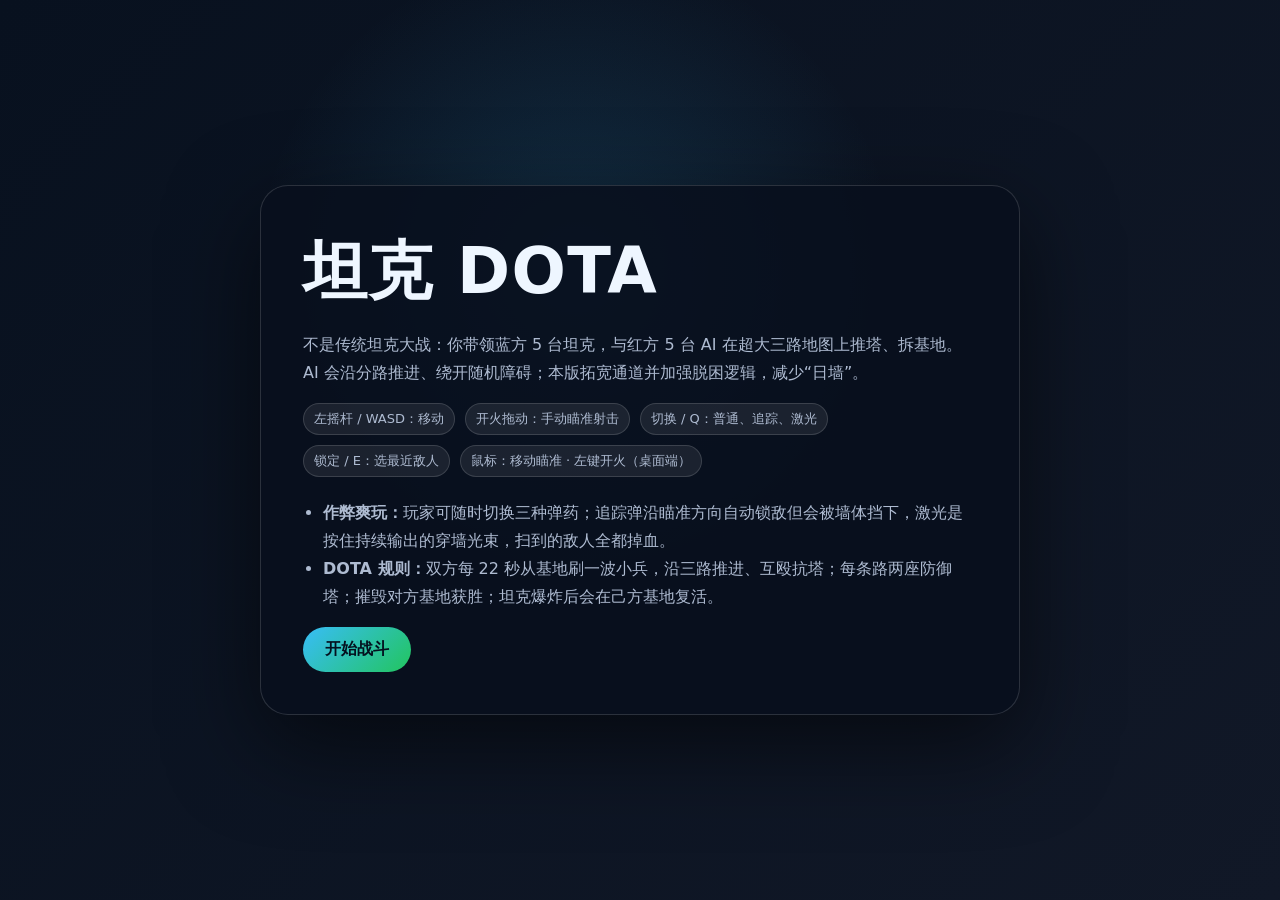
<file: tank-dota.html>
<!doctype html>
<html lang="zh-CN">
<head>
  <meta charset="utf-8" />
  <meta name="viewport" content="width=device-width, initial-scale=1, maximum-scale=1, user-scalable=no" />
  <title>坦克 DOTA：5v5 推塔大战</title>
  <style>
    :root {
      --bg: #0b1020;
      --panel: rgba(12, 18, 34, .78);
      --panel-strong: rgba(13, 20, 39, .94);
      --line: rgba(255, 255, 255, .14);
      --text: #eef6ff;
      --muted: #aebbd1;
      --ally: #38bdf8;
      --enemy: #fb7185;
      --gold: #facc15;
      --green: #34d399;
    }
    * { box-sizing: border-box; -webkit-tap-highlight-color: transparent; }
    html, body { width: 100%; height: 100%; margin: 0; overflow: hidden; background: var(--bg); color: var(--text); font-family: system-ui, -apple-system, BlinkMacSystemFont, "Segoe UI", "PingFang SC", "Microsoft YaHei", sans-serif; touch-action: none; }
    #game { position: fixed; inset: 0; width: 100vw; height: 100vh; display: block; background: #172312; }
    .hud { position: fixed; z-index: 4; pointer-events: none; }
    .top-left { left: 14px; top: 12px; display: grid; gap: 8px; max-width: min(420px, calc(100vw - 190px)); }
    .top-card { pointer-events: auto; background: var(--panel); border: 1px solid var(--line); border-radius: 16px; box-shadow: 0 12px 34px rgba(0,0,0,.35); backdrop-filter: blur(10px); padding: 10px 12px; }
    h1 { margin: 0; font-size: clamp(18px, 2.8vw, 28px); letter-spacing: .02em; }
    .sub { margin-top: 3px; color: var(--muted); font-size: 12px; line-height: 1.5; }
    .stats { display: flex; flex-wrap: wrap; gap: 8px; font-size: 12px; color: var(--muted); }
    .stats b { color: var(--text); }
    .weapon-row { display: flex; gap: 6px; flex-wrap: wrap; margin-top: 8px; }
    .weapon { border: 1px solid var(--line); color: var(--text); background: rgba(255,255,255,.08); padding: 6px 9px; border-radius: 999px; font-size: 12px; font-weight: 800; cursor: pointer; }
    .weapon.active { background: linear-gradient(135deg, #fde047, #fb923c); color: #1f1300; border-color: rgba(255,255,255,.45); box-shadow: 0 0 18px rgba(250,204,21,.32); }
    #mini { right: 12px; top: 12px; width: 168px; height: 168px; border-radius: 16px; border: 2px solid rgba(255,255,255,.32); background: rgba(4,10,18,.7); box-shadow: 0 14px 36px rgba(0,0,0,.42); }
    .message { left: 50%; top: 50%; transform: translate(-50%, -50%); min-width: min(560px, 88vw); text-align: center; background: var(--panel-strong); border: 1px solid var(--line); border-radius: 22px; padding: 24px; box-shadow: 0 24px 70px rgba(0,0,0,.5); display: none; }
    .message.show { display: block; pointer-events: auto; }
    .message h2 { margin: 0 0 10px; font-size: clamp(26px, 6vw, 52px); }
    .message p { margin: 8px 0 18px; color: var(--muted); line-height: 1.7; }
    .message button, .start button { cursor: pointer; border: 0; border-radius: 999px; background: linear-gradient(135deg, #38bdf8, #22c55e); color: #04111f; font-weight: 900; padding: 12px 22px; font-size: 16px; }
    .controls { position: fixed; inset: 0; z-index: 5; pointer-events: none; }
    .stick { position: absolute; left: 22px; bottom: 24px; width: 138px; height: 138px; border-radius: 50%; background: rgba(255,255,255,.08); border: 1px solid rgba(255,255,255,.18); pointer-events: auto; touch-action: none; }
    .knob { position: absolute; left: 42px; top: 42px; width: 54px; height: 54px; border-radius: 50%; background: radial-gradient(circle at 35% 30%, #fff, #38bdf8 42%, #0f4c81); box-shadow: 0 6px 18px rgba(0,0,0,.35); }
    .buttons { position: absolute; right: 22px; bottom: 26px; display: grid; grid-template-columns: 76px 76px; gap: 12px; pointer-events: auto; }
    .btn { width: 76px; height: 76px; border-radius: 50%; border: 1px solid rgba(255,255,255,.25); color: #fff; font-weight: 900; font-size: 13px; background: rgba(255,255,255,.12); box-shadow: 0 10px 26px rgba(0,0,0,.32); display: grid; place-items: center; user-select: none; }
    .btn.fire { width: 92px; height: 92px; margin: -8px; background: radial-gradient(circle at 35% 28%, #fff4, #ef4444 40%, #7f1d1d); font-size: 16px; }
    .btn.switch { background: radial-gradient(circle at 35% 28%, #fff4, #8b5cf6 44%, #312e81); }
    .btn.boost { background: radial-gradient(circle at 35% 28%, #fff4, #22c55e 44%, #064e3b); }
    .start { position: fixed; inset: 0; z-index: 9; display: flex; padding: 18px; overflow-y: auto; touch-action: pan-y; -webkit-overflow-scrolling: touch; background: radial-gradient(circle at 45% 30%, rgba(56,189,248,.16), transparent 34%), linear-gradient(135deg, #08111f, #111827); }
    .start-card { margin: auto; max-width: 760px; background: rgba(9, 15, 29, .88); border: 1px solid var(--line); border-radius: 28px; padding: clamp(18px, 4vw, 42px); box-shadow: 0 30px 90px rgba(0,0,0,.55); }
    .start h1 { font-size: clamp(30px, 8vw, 64px); margin-bottom: 12px; }
    .start p, .start li { color: var(--muted); line-height: 1.75; }
    .start ul { padding-left: 20px; }
    .legend { display: flex; gap: 10px; flex-wrap: wrap; margin: 14px 0 22px; }
    .chip { padding: 6px 10px; border-radius: 999px; background: rgba(255,255,255,.08); border: 1px solid var(--line); font-size: 13px; color: var(--muted); }
    @media (max-width: 720px) {
      .start { padding: 12px; }
      .start-card { border-radius: 20px; }
      .start h1 { font-size: clamp(26px, 7vw, 38px); margin-bottom: 8px; }
      .start p, .start li { font-size: 13px; line-height: 1.6; }
      .legend { gap: 6px; margin: 10px 0 14px; }
      .chip { font-size: 11px; padding: 5px 8px; }
      .start button { width: 100%; padding: 14px 22px; margin-top: 4px; }
      .top-left { max-width: calc(100vw - 132px); }
      .top-card { padding: 8px 10px; }
      #mini { width: 116px; height: 116px; }
      .sub { display: none; }
      .stick { width: 124px; height: 124px; }
      .knob { left: 38px; top: 38px; width: 48px; height: 48px; }
      .buttons { grid-template-columns: 68px 68px; gap: 10px; }
      .btn { width: 68px; height: 68px; font-size: 12px; }
      .btn.fire { width: 82px; height: 82px; }
    }
  </style>
</head>
<body>
  <canvas id="game"></canvas>

  <section class="hud top-left">
    <div class="top-card">
      <h1>坦克 DOTA：5v5 推塔大战</h1>
      <div class="sub">三路推塔 + 兵线 + 大地图 + 1 玩家 9 AI。双方定时刷兵沿分路推进；激光按住持续输出，追踪弹沿瞄准方向自动锁敌。</div>
      <div class="stats">
        <span>武器：<b id="weaponText">普通炮弹</b></span>
        <span>击破：<b id="kills">0</b></span>
        <span>基地：<b id="baseHp">100% / 100%</b></span>
        <span>状态：<b id="stateText">进攻中</b></span>
      </div>
      <div class="weapon-row" id="weaponRow"></div>
    </div>
  </section>
  <canvas id="mini" class="hud"></canvas>
  <section id="message" class="hud message"></section>

  <section class="controls">
    <div id="stick" class="stick"><div id="knob" class="knob"></div></div>
    <div class="buttons">
      <div id="switchBtn" class="btn switch">切换<br>武器</div>
      <div id="fireBtn" class="btn fire">开火<br>拖瞄</div>
      <div id="boostBtn" class="btn boost">爽玩<br>加速</div>
      <div id="lockBtn" class="btn">锁定<br>最近</div>
    </div>
  </section>

  <section id="start" class="start">
    <div class="start-card">
      <h1>坦克 DOTA</h1>
      <p>不是传统坦克大战：你带领蓝方 5 台坦克，与红方 5 台 AI 在超大三路地图上推塔、拆基地。AI 会沿分路推进、绕开随机障碍；本版拓宽通道并加强脱困逻辑，减少“日墙”。</p>
      <div class="legend">
        <span class="chip">左摇杆 / WASD：移动</span>
        <span class="chip">开火拖动：手动瞄准射击</span>
        <span class="chip">切换 / Q：普通、追踪、激光</span>
        <span class="chip">锁定 / E：选最近敌人</span>
        <span class="chip">鼠标：移动瞄准 · 左键开火（桌面端）</span>
      </div>
      <ul>
        <li><b>作弊爽玩：</b>玩家可随时切换三种弹药；追踪弹沿瞄准方向自动锁敌但会被墙体挡下，激光是按住持续输出的穿墙光束，扫到的敌人全都掉血。</li>
        <li><b>DOTA 规则：</b>双方每 22 秒从基地刷一波小兵，沿三路推进、互殴抗塔；每条路两座防御塔；摧毁对方基地获胜；坦克爆炸后会在己方基地复活。</li>
      </ul>
      <button id="startBtn">开始战斗</button>
    </div>
  </section>

<script>
(() => {
  const canvas = document.getElementById('game');
  const ctx = canvas.getContext('2d');
  const mini = document.getElementById('mini');
  const mctx = mini.getContext('2d');
  const weaponText = document.getElementById('weaponText');
  const killsEl = document.getElementById('kills');
  const baseHpEl = document.getElementById('baseHp');
  const stateText = document.getElementById('stateText');
  const weaponRow = document.getElementById('weaponRow');
  const message = document.getElementById('message');
  const start = document.getElementById('start');

  const TAU = Math.PI * 2;
  const WORLD = { w: 3600, h: 2400 };
  const TEAM = {
    blue: { name: '蓝方', color: '#38bdf8', dark: '#075985', base: { x: 245, y: 2160 }, dir: 1 },
    red: { name: '红方', color: '#fb7185', dark: '#881337', base: { x: 3355, y: 240 }, dir: -1 }
  };
  const weapons = [
    { key: 'normal', name: '普通炮弹', cooldown: .28, damage: 18, speed: 760, hint: '稳定连射' },
    { key: 'homing', name: '追踪弹', cooldown: .48, damage: 44, speed: 590, hint: '锁定追踪' },
    { key: 'laser', name: '激光', cooldown: .09, damage: 8, speed: 0, hint: '按住持续输出' }
  ];
  const lanes = [
    [{x:245,y:2160},{x:400,y:1470},{x:560,y:860},{x:1170,y:500},{x:2000,y:300},{x:3355,y:240}],
    [{x:245,y:2160},{x:780,y:1780},{x:1320,y:1390},{x:1880,y:1040},{x:2530,y:620},{x:3355,y:240}],
    [{x:245,y:2160},{x:1030,y:2180},{x:1700,y:1920},{x:2290,y:1410},{x:2910,y:790},{x:3355,y:240}]
  ];

  let dpr = 1, vw = 1, vh = 1, running = false, gameOver = false, last = performance.now();
  const VIEW_SCALE = 0.54;
  const PLAYER_RESPAWN_SECONDS = 14;
  const AI_RESPAWN_SECONDS = 18;
  let camera = { x: 0, y: 0, w: 1, h: 1 };
  let tanks = [], towers = [], bullets = [], effects = [], obstacles = [], particles = [];
  let minions = [], waveTimer = 0;
  const WAVE_INTERVAL = 22, MINIONS_PER_LANE = 2, MAX_MINIONS_PER_TEAM = 36;
  let player, selectedWeapon = 0, kills = 0, joystick = { x: 0, y: 0 }, firing = false, boost = false, keys = new Set();
  let manualAim = { active: false, angle: 0 };
  let bases = [];

  function resize() {
    dpr = Math.max(1, Math.min(2, window.devicePixelRatio || 1));
    vw = innerWidth; vh = innerHeight;
    canvas.width = Math.floor(vw * dpr); canvas.height = Math.floor(vh * dpr);
    canvas.style.width = vw + 'px'; canvas.style.height = vh + 'px';
    ctx.setTransform(dpr, 0, 0, dpr, 0, 0);
    const s = mini.clientWidth || 168;
    mini.width = mini.height = Math.floor(s * dpr);
    mctx.setTransform(dpr, 0, 0, dpr, 0, 0);
  }
  addEventListener('resize', resize);
  resize();

  // —— 轻量音效：纯 WebAudio 合成，无外部资源，限频防刷屏 ——
  let audioCtx = null, lastSfx = {};
  function initAudio() { if (!audioCtx) { try { audioCtx = new (window.AudioContext || window.webkitAudioContext)(); } catch (e) {} } if (audioCtx && audioCtx.state === 'suspended') audioCtx.resume(); }
  function sfx(kind) {
    if (!audioCtx) return;
    const now = performance.now();
    const gap = kind === 'laser' ? 170 : 70;
    if (now - (lastSfx[kind] || 0) < gap) return;
    lastSfx[kind] = now;
    const t = audioCtx.currentTime, g = audioCtx.createGain();
    g.connect(audioCtx.destination);
    if (kind === 'boom') {
      const len = .35, buf = audioCtx.createBuffer(1, audioCtx.sampleRate * len, audioCtx.sampleRate), d = buf.getChannelData(0);
      for (let i = 0; i < d.length; i++) d[i] = (Math.random() * 2 - 1) * (1 - i / d.length);
      const src = audioCtx.createBufferSource(); src.buffer = buf;
      const f = audioCtx.createBiquadFilter(); f.type = 'lowpass'; f.frequency.value = 900;
      src.connect(f); f.connect(g);
      g.gain.setValueAtTime(.32, t); g.gain.exponentialRampToValueAtTime(.001, t + len);
      src.start(t);
      return;
    }
    const o = audioCtx.createOscillator(); o.connect(g);
    if (kind === 'laser') { o.type = 'sawtooth'; o.frequency.setValueAtTime(1400, t); o.frequency.exponentialRampToValueAtTime(220, t + .16); g.gain.setValueAtTime(.16, t); g.gain.exponentialRampToValueAtTime(.001, t + .18); o.start(t); o.stop(t + .2); }
    else if (kind === 'homing') { o.type = 'triangle'; o.frequency.setValueAtTime(520, t); o.frequency.exponentialRampToValueAtTime(180, t + .12); g.gain.setValueAtTime(.18, t); g.gain.exponentialRampToValueAtTime(.001, t + .14); o.start(t); o.stop(t + .16); }
    else { o.type = 'square'; o.frequency.setValueAtTime(340, t); o.frequency.exponentialRampToValueAtTime(120, t + .08); g.gain.setValueAtTime(.14, t); g.gain.exponentialRampToValueAtTime(.001, t + .1); o.start(t); o.stop(t + .12); }
  }

  function rand(a, b) { return a + Math.random() * (b - a); }
  function clamp(v, a, b) { return Math.max(a, Math.min(b, v)); }
  function dist(a, b) { return Math.hypot(a.x - b.x, a.y - b.y); }
  function angleTo(a, b) { return Math.atan2(b.y - a.y, b.x - a.x); }
  function normAngle(a) { return Math.atan2(Math.sin(a), Math.cos(a)); }
  function lerp(a, b, t) { return a + (b - a) * t; }
  function pointInRect(p, r, pad = 0) { return p.x > r.x-pad && p.x < r.x+r.w+pad && p.y > r.y-pad && p.y < r.y+r.h+pad; }
  function circleRectHit(c, r, pad = 0) {
    const x = clamp(c.x, r.x - pad, r.x + r.w + pad), y = clamp(c.y, r.y - pad, r.y + r.h + pad);
    return Math.hypot(c.x - x, c.y - y) < c.r;
  }
  function worldToScreen(p) { return { x: (p.x - camera.x) * VIEW_SCALE, y: (p.y - camera.y) * VIEW_SCALE }; }

  function rectCenter(r) { return { x: r.x + r.w / 2, y: r.y + r.h / 2 }; }
  function rectsNear(a, b, gap = 52) {
    return a.x < b.x + b.w + gap && a.x + a.w + gap > b.x && a.y < b.y + b.h + gap && a.y + a.h + gap > b.y;
  }
  function randomObstacles() {
    const obs = [];
    const laneClearance = 130;
    const safe = r => {
      const c = rectCenter(r);
      if (dist(c, TEAM.blue.base) < 520 || dist(c, TEAM.red.base) < 520) return false;
      for (const lane of lanes) {
        for (let i = 0; i < lane.length - 1; i++) {
          if (distanceToSegment(c, lane[i], lane[i + 1]) < laneClearance + Math.max(r.w, r.h) * .35) return false;
        }
        for (const wp of lane) if (dist(c, wp) < 230) return false;
      }
      return !obs.some(o => rectsNear(o, r, 58));
    };
    for (let i = 0; i < 54; i++) {
      const w = rand(56, 128), h = rand(46, 112);
      let r, tries = 0;
      do { r = { x: rand(180, WORLD.w - 250), y: rand(150, WORLD.h - 220), w, h }; tries++; }
      while (tries < 140 && !safe(r));
      if (tries < 140) obs.push(r);
    }
    return obs;
  }

  function makeTower(team, laneIndex, n, x, y) {
    return { type: 'tower', team, laneIndex, x, y, r: 46, hp: 260, maxHp: 260, range: 430, cooldown: 0, dead: false, n };
  }
  // 按弧长沿分路折线取点，保证防御塔真的坐落在路上（原来是首尾直线插值，弯路上塔会漂到路外）
  function pointAlongLane(lane, t) {
    const segs = []; let total = 0;
    for (let i = 0; i < lane.length - 1; i++) { const d = dist(lane[i], lane[i + 1]); segs.push(d); total += d; }
    let remain = total * t;
    for (let i = 0; i < segs.length; i++) {
      if (remain <= segs[i]) { const k = segs[i] ? remain / segs[i] : 0; return { x: lerp(lane[i].x, lane[i+1].x, k), y: lerp(lane[i].y, lane[i+1].y, k) }; }
      remain -= segs[i];
    }
    return { ...lane[lane.length - 1] };
  }
  function init() {
    tanks = []; towers = []; bullets = []; effects = []; particles = [];
    minions = []; waveTimer = 2.5;
    kills = 0; selectedWeapon = 0; gameOver = false; running = true;
    enemyCache = { blue: null, red: null };
    obstacles = randomObstacles();
    bases = [
      { type: 'base', team: 'blue', x: TEAM.blue.base.x, y: TEAM.blue.base.y, r: 92, hp: 900, maxHp: 900, range: 500, cooldown: 0, dead: false },
      { type: 'base', team: 'red', x: TEAM.red.base.x, y: TEAM.red.base.y, r: 92, hp: 900, maxHp: 900, range: 500, cooldown: 0, dead: false }
    ];
    lanes.forEach((lane, li) => {
      [.23, .39].forEach((t, i) => { const p = pointAlongLane(lane, t); towers.push(makeTower('blue', li, i + 1, p.x, p.y)); });
      [.61, .77].forEach((t, i) => { const p = pointAlongLane(lane, t); towers.push(makeTower('red', li, i + 1, p.x, p.y)); });
    });
    for (let i = 0; i < 5; i++) tanks.push(makeTank('blue', i, i === 0));
    for (let i = 0; i < 5; i++) tanks.push(makeTank('red', i, false));
    player = tanks[0];
    updateWeaponUI();
    message.classList.remove('show');
  }
  function makeTank(team, id, isPlayer) {
    const base = TEAM[team].base;
    const laneIndex = id % 3;
    return {
      id: team + id, team, isPlayer, laneIndex,
      x: base.x + rand(-90,90), y: base.y + rand(-90,90), r: isPlayer ? 25 : 23,
      angle: team === 'blue' ? -0.55 : 2.6, turret: team === 'blue' ? -0.55 : 2.6,
      hp: isPlayer ? 210 : 155, maxHp: isPlayer ? 210 : 155,
      speed: isPlayer ? 245 : 178, cooldown: 0, respawn: 0, dead: false,
      waypoint: team === 'blue' ? 1 : lanes[laneIndex].length - 2, target: null, stuckTimer: 0, lastPos: { x: base.x, y: base.y }
    };
  }

  // —— 兵线：每波每路各刷 2 个小兵，沿分路推进，会互殴、打塔、给英雄抗伤 ——
  function makeMinion(team, laneIndex) {
    const base = TEAM[team].base;
    return {
      type: 'minion', team, laneIndex,
      x: base.x + rand(-75, 75), y: base.y + rand(-75, 75), r: 13,
      angle: 0, turret: 0, hp: 64, maxHp: 64, speed: 132,
      cooldown: rand(0, .6), dead: false,
      waypoint: team === 'blue' ? 1 : lanes[laneIndex].length - 2,
      stuckTimer: 0, lastPos: { x: base.x, y: base.y }
    };
  }
  function spawnWave() {
    for (const team of ['blue', 'red']) {
      let alive = minions.filter(m => m.team === team).length;
      for (let li = 0; li < lanes.length; li++) {
        for (let k = 0; k < MINIONS_PER_LANE; k++) {
          if (alive >= MAX_MINIONS_PER_TEAM) break;
          minions.push(makeMinion(team, li)); alive++;
        }
      }
    }
    effects.push({ kind:'text', text:'兵线出击', x: camera.x + camera.w/2, y: camera.y + 150, life: 1, max: 1 });
  }
  function updateMinion(m, dt) {
    m.cooldown = Math.max(0, m.cooldown - dt);
    const moved = dist(m, m.lastPos);
    m.stuckTimer = moved < 3 ? m.stuckTimer + dt : 0;
    if (moved >= 3) m.lastPos = { x: m.x, y: m.y };
    const target = findTarget(m, 340);
    if (target) {
      m.turret = angleTo(m, target);
      if (dist(m, target) > 235) {
        const a = angleTo(m, target), desired = avoidVector(m, { x: Math.cos(a), y: Math.sin(a) }, target);
        m.angle = Math.atan2(desired.y, desired.x); moveUnit(m, desired.x, desired.y, dt);
      }
      if (m.cooldown <= 0) {
        m.cooldown = .95;
        const a = m.turret;
        bullets.push({ x: m.x + Math.cos(a) * (m.r + 8), y: m.y + Math.sin(a) * (m.r + 8), r: 4, team: m.team, owner: m, target: null, angle: a, speed: 520, life: 1.1, damage: 11, homing: false });
      }
    } else {
      const lane = lanes[m.laneIndex];
      const wp = lane[m.waypoint];
      const a = angleTo(m, wp);
      const desired = avoidVector(m, { x: Math.cos(a), y: Math.sin(a) }, wp);
      if (m.stuckTimer > .65) {
        const side = (m.x + m.y) % 2 > 1 ? 1 : -1;
        desired.x += -Math.sin(a) * side * 2.2;
        desired.y += Math.cos(a) * side * 2.2;
      }
      m.angle = Math.atan2(desired.y, desired.x); m.turret = m.angle;
      moveUnit(m, desired.x, desired.y, dt);
      if (m.stuckTimer > 1.8 || dist(m, wp) < 80) {
        m.stuckTimer = 0;
        m.waypoint = clamp(m.waypoint + TEAM[m.team].dir, 0, lane.length - 1);
      }
    }
  }

  function updateWeaponUI() {
    weaponText.textContent = weapons[selectedWeapon].name;
    weaponRow.innerHTML = weapons.map((w, i) => `<button class="weapon ${i === selectedWeapon ? 'active' : ''}" data-i="${i}">${w.name} · ${w.hint}</button>`).join('');
    weaponRow.querySelectorAll('button').forEach(btn => btn.onclick = () => { selectedWeapon = +btn.dataset.i; updateWeaponUI(); });
  }

  function hostile(a, b) { return a.team !== b.team && !b.dead; }
  // 每帧缓存敌人列表；原来每颗子弹每帧都要 filter+concat 三个数组，子弹多时白白消耗性能
  let enemyCache = { blue: null, red: null };
  function computeEnemies(team) { return tanks.filter(t => t.team !== team && !t.dead).concat(minions.filter(m => m.team !== team && !m.dead), towers.filter(t => t.team !== team && !t.dead), bases.filter(b => b.team !== team && !b.dead)); }
  function refreshEnemyCache() { enemyCache.blue = computeEnemies('blue'); enemyCache.red = computeEnemies('red'); }
  function enemiesOf(team) { return enemyCache[team] || computeEnemies(team); }
  function findTarget(unit, range = 520) {
    let best = null, bd = Infinity;
    for (const e of enemiesOf(unit.team)) {
      const d = dist(unit, e);
      if (d < range && d < bd) { best = e; bd = d; }
    }
    return best;
  }
  function lockNearest() { if (player && !player.dead) { manualAim.active = false; player.target = findTarget(player, 1200); } }
  // 沿指定方向锥形索敌：距离近 + 偏角小者优先，用于手动瞄准时给追踪弹锁目标、以及追踪弹飞行中补锁
  function findTargetInCone(u, angle, range, cone) {
    let best = null, bs = Infinity;
    for (const e of enemiesOf(u.team)) {
      const d = dist(u, e);
      if (d > range) continue;
      const off = Math.abs(normAngle(angleTo(u, e) - angle));
      if (off > cone) continue;
      const score = d + off * 600;
      if (score < bs) { bs = score; best = e; }
    }
    return best;
  }

  function canMoveTo(unit, nx, ny) {
    if (nx < unit.r || ny < unit.r || nx > WORLD.w - unit.r || ny > WORLD.h - unit.r) return false;
    return !obstacles.some(o => circleRectHit({ x:nx, y:ny, r:unit.r }, o, 3));
  }
  function moveUnit(unit, vx, vy, dt) {
    const len = Math.hypot(vx, vy);
    if (len < .01) return;
    vx /= len; vy /= len;
    const sp = unit.speed * (unit.isPlayer && boost ? 1.55 : 1);
    let nx = unit.x + vx * sp * dt, ny = unit.y + vy * sp * dt;
    if (canMoveTo(unit, nx, ny)) { unit.x = nx; unit.y = ny; return; }
    if (canMoveTo(unit, nx, unit.y)) { unit.x = nx; return; }
    if (canMoveTo(unit, unit.x, ny)) { unit.y = ny; return; }
    const sideA = { x: -vy, y: vx }, sideB = { x: vy, y: -vx };
    for (const s of [sideA, sideB]) {
      nx = unit.x + s.x * sp * dt; ny = unit.y + s.y * sp * dt;
      if (canMoveTo(unit, nx, ny)) { unit.x = nx; unit.y = ny; return; }
    }
  }

  function avoidVector(unit, desired, waypoint) {
    let ax = 0, ay = 0;
    for (const o of obstacles) {
      const cx = clamp(unit.x, o.x, o.x + o.w), cy = clamp(unit.y, o.y, o.y + o.h);
      const dx = unit.x - cx, dy = unit.y - cy, d = Math.hypot(dx, dy);
      if (d < 150) {
        const force = (150 - Math.max(1, d)) / 150;
        ax += (dx || -desired.y) / Math.max(1, d) * force * 2.7;
        ay += (dy || desired.x) / Math.max(1, d) * force * 2.7;
      }
      const ahead = { x: unit.x + desired.x * 150, y: unit.y + desired.y * 150, r: unit.r + 14 };
      if (circleRectHit(ahead, o, 14)) {
        const side = waypoint ? Math.sign((waypoint.x - unit.x) * -desired.y + (waypoint.y - unit.y) * desired.x) || 1 : 1;
        ax += -desired.y * side * 1.35;
        ay += desired.x * side * 1.35;
      }
    }
    return { x: desired.x + ax, y: desired.y + ay };
  }

  function updateTank(t, dt) {
    if (t.dead) {
      t.respawn -= dt;
      if (t.respawn <= 0) {
        const base = TEAM[t.team].base;
        t.dead = false; t.hp = t.maxHp; t.x = base.x + rand(-80,80); t.y = base.y + rand(-80,80);
        // 复活后从头走分路，不再直线冲向死前的旧路点
        t.waypoint = t.team === 'blue' ? 1 : lanes[t.laneIndex].length - 2;
        t.target = null; t.stuckTimer = 0; t.lastPos = { x: t.x, y: t.y };
      }
      return;
    }
    t.cooldown = Math.max(0, t.cooldown - dt);
    const moved = dist(t, t.lastPos);
    t.stuckTimer = moved < 4 ? t.stuckTimer + dt : 0;
    if (moved >= 4) t.lastPos = { x: t.x, y: t.y };
    if (t.isPlayer) {
      const kx = (keys.has('KeyD') || keys.has('ArrowRight') ? 1 : 0) - (keys.has('KeyA') || keys.has('ArrowLeft') ? 1 : 0);
      const ky = (keys.has('KeyS') || keys.has('ArrowDown') ? 1 : 0) - (keys.has('KeyW') || keys.has('ArrowUp') ? 1 : 0);
      const vx = joystick.x || kx, vy = joystick.y || ky;
      if (Math.hypot(vx, vy) > .08) { t.angle = Math.atan2(vy, vx); moveUnit(t, vx, vy, dt); }
      if (manualAim.active) {
        t.target = null;
        t.turret = manualAim.angle;
      } else {
        if (!t.target || t.target.dead || dist(t, t.target) > 1300) t.target = findTarget(t, 1180);
        if (t.target) t.turret = angleTo(t, t.target); else t.turret = t.angle;
      }
      if (firing || keys.has('Space')) shoot(t, weapons[selectedWeapon]);
      return;
    }

    const target = findTarget(t, 610);
    t.target = target;
    if (target) {
      t.turret = angleTo(t, target);
      if (dist(t, target) > 330) {
        const a = angleTo(t, target), desired = avoidVector(t, {x:Math.cos(a), y:Math.sin(a)}, target);
        t.angle = Math.atan2(desired.y, desired.x); moveUnit(t, desired.x, desired.y, dt);
      }
      shoot(t, weapons[0]);
    } else {
      const lane = lanes[t.laneIndex];
      const wp = lane[t.waypoint];
      const a = angleTo(t, wp);
      const desired = avoidVector(t, { x: Math.cos(a), y: Math.sin(a) }, wp);
      if (t.stuckTimer > .65) {
        const side = t.id.charCodeAt(t.id.length - 1) % 2 ? 1 : -1;
        desired.x += -Math.sin(a) * side * 2.2;
        desired.y += Math.cos(a) * side * 2.2;
      }
      t.angle = Math.atan2(desired.y, desired.x);
      moveUnit(t, desired.x, desired.y, dt);
      if (t.stuckTimer > 1.8 || dist(t, wp) < 90) {
        t.stuckTimer = 0;
        t.waypoint = clamp(t.waypoint + TEAM[t.team].dir, 0, lane.length - 1);
      }
    }
  }

  function shoot(u, weapon) {
    if (u.cooldown > 0 || u.dead) return;
    let target = manualAim.active && u.isPlayer ? null : (u.target && !u.target.dead ? u.target : findTarget(u, 760));
    const angle = manualAim.active && u.isPlayer ? manualAim.angle : (target ? angleTo(u, target) : u.turret);
    // 手动瞄准（鼠标/拖拽）时 target 为 null，追踪弹改为沿瞄准方向锥形索敌，否则追踪弹会退化成直线弹
    if (weapon.key === 'homing' && (!target || target.dead)) target = findTargetInCone(u, angle, 950, .75);
    u.turret = angle;
    u.cooldown = weapon.cooldown * (u.isPlayer && boost ? .55 : 1);
    if (weapon.key === 'laser') {
      // 激光始终打满全长：沿途所有敌人都会被穿透命中，而不是只打到锁定目标为止
      const end = { x: u.x + Math.cos(angle) * 1000, y: u.y + Math.sin(angle) * 1000 };
      const victims = enemiesOf(u.team).filter(e => distanceToSegment(e, u, end) < (e.r || 35) + 8);
      victims.forEach(v => damage(v, weapon.damage, u));
      effects.push({ kind:'laser', x:u.x, y:u.y, x2:end.x, y2:end.y, team:u.team, life:.1, max:.1 });
      if (u.isPlayer) sfx('laser');
    } else {
      bullets.push({ x: u.x + Math.cos(angle) * (u.r + 12), y: u.y + Math.sin(angle) * (u.r + 12), r: weapon.key === 'homing' ? 8 : 6, team: u.team, owner: u, target: weapon.key === 'homing' ? target : null, angle, speed: weapon.speed, life: weapon.key === 'homing' ? 3.8 : 2.2, damage: weapon.damage, homing: weapon.key === 'homing' });
      if (u.isPlayer) sfx(weapon.key === 'homing' ? 'homing' : 'shot');
    }
  }
  function distanceToSegment(p, a, b) {
    const vx = b.x - a.x, vy = b.y - a.y, wx = p.x - a.x, wy = p.y - a.y;
    const c = clamp((wx*vx + wy*vy) / (vx*vx + vy*vy || 1), 0, 1);
    return Math.hypot(p.x - (a.x + vx*c), p.y - (a.y + vy*c));
  }
  function damage(v, amount, src) {
    if (v.dead) return;
    v.hp -= amount;
    effects.push({ kind:'hit', x:v.x + rand(-12,12), y:v.y + rand(-12,12), life:.18, max:.18 });
    if (v.hp <= 0) {
      v.dead = true; v.hp = 0;
      explode(v.x, v.y, v.team);
      if (v.type === 'base') endGame(src.team === 'blue');
      else if (v.type === 'tower') effects.push({ kind:'text', text:'防御塔摧毁', x:v.x, y:v.y-60, life:1.2, max:1.2 });
      else if (v.type === 'minion') { if (src.isPlayer) kills++; }
      else { v.respawn = v.isPlayer ? PLAYER_RESPAWN_SECONDS : AI_RESPAWN_SECONDS; if (src.isPlayer) kills++; }
    }
  }
  function explode(x, y, team) {
    for (let i = 0; i < 28; i++) particles.push({ x, y, vx:rand(-180,180), vy:rand(-180,180), r:rand(2,6), life:rand(.35,.8), color: TEAM[team]?.color || '#f97316' });
    if (player && Math.hypot(x - player.x, y - player.y) < 1100) sfx('boom');
  }
  function updateBullets(dt) {
    for (const b of bullets) {
      b.life -= dt;
      if (b.homing) {
        if (!b.target || b.target.dead) b.target = findTargetInCone(b, b.angle, 520, 1.1); // 目标死亡或起飞时没锁到，飞行中补锁
        if (b.target && !b.target.dead) {
          const desired = angleTo(b, b.target);
          b.angle += normAngle(desired - b.angle) * Math.min(1, dt * 4.2);
        }
      }
      b.x += Math.cos(b.angle) * b.speed * dt;
      b.y += Math.sin(b.angle) * b.speed * dt;
      if (b.x < 0 || b.y < 0 || b.x > WORLD.w || b.y > WORLD.h) b.life = 0;
      if (obstacles.some(o => circleRectHit({ x:b.x, y:b.y, r:b.r }, o, 0))) {
        b.life = 0;
        effects.push({kind:'hit', x:b.x, y:b.y, life:.15, max:.15});
        continue;
      }
      for (const e of enemiesOf(b.team)) {
        if (dist(b, e) < b.r + (e.r || 35)) { damage(e, b.damage, b.owner); b.life = 0; break; }
      }
    }
    bullets = bullets.filter(b => b.life > 0);
  }
  function updateDefenses(dt) {
    for (const d of towers.concat(bases)) {
      if (d.dead) continue;
      d.cooldown = Math.max(0, d.cooldown - dt);
      const target = tanks.concat(minions).filter(t => hostile(d, t)).sort((a,b)=>dist(d,a)-dist(d,b))[0];
      if (target && dist(d, target) < d.range && d.cooldown <= 0) {
        d.cooldown = d.type === 'base' ? .62 : .82;
        bullets.push({ x:d.x, y:d.y, r:7, team:d.team, owner:d, target, angle:angleTo(d,target), speed:640, life:1.8, damage:d.type === 'base' ? 22 : 17, homing:true });
      }
    }
  }
  function endGame(win) {
    gameOver = true;
    message.innerHTML = `<h2>${win ? '胜利！' : '失败...'}</h2><p>${win ? '你们先拆掉了红方基地，爽局完成。' : '蓝方基地被摧毁，重整阵型再来一把。'}</p><button id="again">再来一局</button>`;
    message.classList.add('show');
    document.getElementById('again').onclick = init;
  }

  // 单位软碰撞：轻轻互相推开，避免坦克/小兵叠成一团
  function separateTanks() {
    const units = tanks.concat(minions);
    for (let i = 0; i < units.length; i++) for (let j = i + 1; j < units.length; j++) {
      const a = units[i], b = units[j];
      if (a.dead || b.dead) continue;
      const dx = b.x - a.x, dy = b.y - a.y, d = Math.hypot(dx, dy) || 1, min = a.r + b.r - 4;
      if (d < min) {
        const push = (min - d) / 2, nx = dx / d, ny = dy / d;
        if (canMoveTo(a, a.x - nx * push, a.y - ny * push)) { a.x -= nx * push; a.y -= ny * push; }
        if (canMoveTo(b, b.x + nx * push, b.y + ny * push)) { b.x += nx * push; b.y += ny * push; }
      }
    }
  }

  function update(dt) {
    if (!running || gameOver) return;
    waveTimer -= dt;
    if (waveTimer <= 0) { spawnWave(); waveTimer = WAVE_INTERVAL; }
    refreshEnemyCache();
    tanks.forEach(t => updateTank(t, dt));
    minions.forEach(m => updateMinion(m, dt));
    minions = minions.filter(m => !m.dead);
    separateTanks();
    refreshEnemyCache();
    updateBullets(dt);
    updateDefenses(dt);
    effects.forEach(e => e.life -= dt); effects = effects.filter(e => e.life > 0);
    particles.forEach(p => { p.life -= dt; p.x += p.vx*dt; p.y += p.vy*dt; p.vx *= .96; p.vy *= .96; }); particles = particles.filter(p => p.life > 0);
    camera.w = vw / VIEW_SCALE;
    camera.h = vh / VIEW_SCALE;
    camera.x = camera.w >= WORLD.w ? (WORLD.w - camera.w) / 2 : clamp((player?.x || 0) - camera.w / 2, 0, WORLD.w - camera.w);
    camera.y = camera.h >= WORLD.h ? (WORLD.h - camera.h) / 2 : clamp((player?.y || 0) - camera.h / 2, 0, WORLD.h - camera.h);
    killsEl.textContent = kills;
    const bb = bases.find(b=>b.team==='blue'), rb = bases.find(b=>b.team==='red');
    baseHpEl.textContent = `${Math.ceil(bb.hp/bb.maxHp*100)}% / ${Math.ceil(rb.hp/rb.maxHp*100)}%`;
    stateText.textContent = player.dead ? `复活倒计时 ${Math.ceil(player.respawn)}s` : (boost ? '爽玩加速' : '进攻中');
  }

  function draw() {
    ctx.clearRect(0,0,vw,vh);
    ctx.save(); ctx.scale(VIEW_SCALE, VIEW_SCALE); ctx.translate(-camera.x, -camera.y);
    drawMap(ctx);
    towers.forEach(drawDefense);
    bases.forEach(drawDefense);
    bullets.forEach(drawBullet);
    minions.forEach(drawMinion);
    tanks.forEach(drawTank);
    particles.forEach(drawParticle);
    effects.forEach(drawEffect);
    ctx.restore();
    drawMini();
  }
  function drawMap(c) {
    c.fillStyle = '#1d351b'; c.fillRect(0,0,WORLD.w,WORLD.h);
    c.strokeStyle = 'rgba(255,255,255,.05)'; c.lineWidth = 1;
    for (let x=0; x<WORLD.w; x+=120) { c.beginPath(); c.moveTo(x,0); c.lineTo(x,WORLD.h); c.stroke(); }
    for (let y=0; y<WORLD.h; y+=120) { c.beginPath(); c.moveTo(0,y); c.lineTo(WORLD.w,y); c.stroke(); }
    lanes.forEach((lane, i) => {
      c.lineCap = 'round'; c.lineJoin = 'round';
      c.strokeStyle = ['rgba(236,201,75,.27)','rgba(229,231,235,.25)','rgba(236,201,75,.27)'][i]; c.lineWidth = 92;
      c.beginPath(); lane.forEach((p, n)=> n?c.lineTo(p.x,p.y):c.moveTo(p.x,p.y)); c.stroke();
      c.strokeStyle = 'rgba(0,0,0,.18)'; c.lineWidth = 4; c.stroke();
    });
    obstacles.forEach(o => { c.fillStyle = '#45523c'; c.fillRect(o.x,o.y,o.w,o.h); c.strokeStyle = '#222b1f'; c.lineWidth = 5; c.strokeRect(o.x,o.y,o.w,o.h); });
  }
  function drawHp(e, w = 54) {
    const pct = clamp(e.hp / e.maxHp, 0, 1), y = e.y - (e.r || 35) - 18;
    ctx.fillStyle = 'rgba(0,0,0,.5)'; ctx.fillRect(e.x - w/2, y, w, 7);
    ctx.fillStyle = e.team === 'blue' ? TEAM.blue.color : TEAM.red.color; ctx.fillRect(e.x - w/2, y, w*pct, 7);
    ctx.strokeStyle = 'rgba(255,255,255,.35)'; ctx.lineWidth = 1; ctx.strokeRect(e.x - w/2, y, w, 7);
  }
  function drawDefense(d) {
    if (d.dead) return;
    ctx.save(); ctx.translate(d.x,d.y);
    ctx.fillStyle = d.team === 'blue' ? '#0e7490' : '#be123c';
    ctx.strokeStyle = '#e5e7eb'; ctx.lineWidth = 3;
    if (d.type === 'base') { ctx.beginPath(); ctx.arc(0,0,d.r,0,TAU); ctx.fill(); ctx.stroke(); ctx.fillStyle='#fff'; ctx.font='900 26px sans-serif'; ctx.textAlign='center'; ctx.fillText('BASE',0,8); }
    else { ctx.rotate(Math.PI/4); ctx.fillRect(-36,-36,72,72); ctx.strokeRect(-36,-36,72,72); }
    ctx.restore(); drawHp(d, d.type === 'base' ? 122 : 74);
  }
  function drawMinion(m) {
    if (m.dead) return;
    ctx.save(); ctx.translate(m.x, m.y); ctx.rotate(m.turret);
    ctx.fillStyle = TEAM[m.team].dark; ctx.strokeStyle = TEAM[m.team].color; ctx.lineWidth = 2;
    ctx.beginPath(); ctx.arc(0, 0, m.r, 0, TAU); ctx.fill(); ctx.stroke();
    ctx.fillStyle = TEAM[m.team].color; ctx.fillRect(4, -2.5, m.r + 4, 5);
    ctx.restore();
    if (m.hp < m.maxHp) drawHp(m, 30);
  }
  function drawTank(t) {
    if (t.dead) {
      if (t.isPlayer) { const b=TEAM[t.team].base; ctx.fillStyle='rgba(255,255,255,.8)'; ctx.font='800 24px sans-serif'; ctx.textAlign='center'; ctx.fillText(`复活 ${Math.ceil(t.respawn)}s`, b.x, b.y-130); }
      return;
    }
    ctx.save(); ctx.translate(t.x,t.y); ctx.rotate(t.angle);
    ctx.fillStyle = TEAM[t.team].dark; ctx.strokeStyle = t.isPlayer ? '#facc15' : TEAM[t.team].color; ctx.lineWidth = t.isPlayer ? 4 : 2;
    ctx.fillRect(-24,-17,48,34); ctx.strokeRect(-24,-17,48,34);
    ctx.fillStyle = TEAM[t.team].color; ctx.fillRect(-16,-22,32,8); ctx.fillRect(-16,14,32,8);
    ctx.restore();
    ctx.save(); ctx.translate(t.x,t.y); ctx.rotate(t.turret); ctx.fillStyle = '#dbeafe'; ctx.fillRect(0,-5,38,10); ctx.beginPath(); ctx.arc(0,0,15,0,TAU); ctx.fill(); ctx.restore();
    drawHp(t, t.isPlayer ? 68 : 54);
    if (t.isPlayer && t.target && !t.target.dead) { ctx.strokeStyle = 'rgba(250,204,21,.55)'; ctx.lineWidth = 2; ctx.beginPath(); ctx.arc(t.target.x,t.target.y,(t.target.r||35)+12,0,TAU); ctx.stroke(); }
  }
  function drawBullet(b) { ctx.save(); ctx.translate(b.x,b.y); ctx.fillStyle = b.homing ? '#facc15' : (b.team==='blue'?'#bae6fd':'#fecdd3'); ctx.beginPath(); ctx.arc(0,0,b.r,0,TAU); ctx.fill(); ctx.restore(); }
  function drawParticle(p) { ctx.globalAlpha = clamp(p.life,0,1); ctx.fillStyle = p.color; ctx.beginPath(); ctx.arc(p.x,p.y,p.r,0,TAU); ctx.fill(); ctx.globalAlpha = 1; }
  function drawEffect(e) {
    const a = clamp(e.life / e.max, 0, 1); ctx.globalAlpha = a;
    if (e.kind === 'laser') { ctx.strokeStyle = e.team === 'blue' ? '#67e8f9' : '#fda4af'; ctx.lineWidth = 9*a; ctx.beginPath(); ctx.moveTo(e.x,e.y); ctx.lineTo(e.x2,e.y2); ctx.stroke(); ctx.strokeStyle='#fff'; ctx.lineWidth=3*a; ctx.stroke(); }
    else if (e.kind === 'text') { ctx.fillStyle='#fff'; ctx.font='900 26px sans-serif'; ctx.textAlign='center'; ctx.fillText(e.text, e.x, e.y - (1-a)*40); }
    else { ctx.fillStyle='#fde68a'; ctx.beginPath(); ctx.arc(e.x,e.y,24*(1-a),0,TAU); ctx.fill(); }
    ctx.globalAlpha = 1;
  }
  function drawMini() {
    const s = mini.clientWidth || 168, sx = s / WORLD.w, sy = s / WORLD.h;
    mctx.clearRect(0,0,s,s); mctx.fillStyle='rgba(4,10,18,.82)'; mctx.fillRect(0,0,s,s);
    lanes.forEach(l => { mctx.strokeStyle='rgba(255,255,255,.22)'; mctx.lineWidth=2; mctx.beginPath(); l.forEach((p,i)=>i?mctx.lineTo(p.x*sx,p.y*sy):mctx.moveTo(p.x*sx,p.y*sy)); mctx.stroke(); });
    for (const o of obstacles) { mctx.fillStyle='rgba(148,163,184,.35)'; mctx.fillRect(o.x*sx,o.y*sy,Math.max(1,o.w*sx),Math.max(1,o.h*sy)); }
    bases.concat(towers).forEach(d => { if(d.dead)return; mctx.fillStyle=d.team==='blue'?TEAM.blue.color:TEAM.red.color; mctx.fillRect(d.x*sx-3,d.y*sy-3,6,6); });
    minions.forEach(m => { if(m.dead)return; mctx.fillStyle=m.team==='blue'?TEAM.blue.color:TEAM.red.color; mctx.globalAlpha=.7; mctx.fillRect(m.x*sx-1,m.y*sy-1,2,2); mctx.globalAlpha=1; });
    tanks.forEach(t => { if(t.dead)return; mctx.fillStyle=t.team==='blue'?TEAM.blue.color:TEAM.red.color; mctx.beginPath(); mctx.arc(t.x*sx,t.y*sy,t.isPlayer?4:2.5,0,TAU); mctx.fill(); });
    mctx.strokeStyle='rgba(250,204,21,.8)'; mctx.lineWidth=1; mctx.strokeRect(camera.x*sx,camera.y*sy,camera.w*sx,camera.h*sy);
  }

  function loop(now) { const dt = Math.min(.05, (now - last) / 1000); last = now; update(dt); draw(); requestAnimationFrame(loop); }
  requestAnimationFrame(loop);

  document.getElementById('startBtn').onclick = () => { initAudio(); start.style.display = 'none'; init(); };
  document.addEventListener('visibilitychange', () => { last = performance.now(); });
  document.getElementById('switchBtn').onclick = () => { selectedWeapon = (selectedWeapon + 1) % weapons.length; updateWeaponUI(); };
  document.getElementById('lockBtn').onclick = lockNearest;
  const boostBtn = document.getElementById('boostBtn');
  boostBtn.addEventListener('pointerdown', e => { e.preventDefault(); boostBtn.setPointerCapture(e.pointerId); boost = true; });
  boostBtn.addEventListener('pointerup', () => boost = false);
  boostBtn.addEventListener('pointercancel', () => boost = false);

  const fireBtn = document.getElementById('fireBtn');
  function updateManualAim(clientX, clientY) {
    if (!player || player.dead) return;
    const r = fireBtn.getBoundingClientRect();
    const cx = r.left + r.width / 2, cy = r.top + r.height / 2;
    const dx = clientX - cx, dy = clientY - cy;
    if (Math.hypot(dx, dy) > 10) {
      manualAim.angle = Math.atan2(dy, dx);
      manualAim.active = true;
      player.turret = manualAim.angle;
    }
  }
  fireBtn.addEventListener('pointerdown', e => {
    e.preventDefault();
    fireBtn.setPointerCapture(e.pointerId);
    firing = true;
    manualAim.active = false;
    updateManualAim(e.clientX, e.clientY);
  });
  fireBtn.addEventListener('pointermove', e => {
    if (fireBtn.hasPointerCapture(e.pointerId)) updateManualAim(e.clientX, e.clientY);
  });
  function releaseFire(e) {
    if (e?.pointerId !== undefined && fireBtn.hasPointerCapture(e.pointerId)) fireBtn.releasePointerCapture(e.pointerId);
    firing = false;
    manualAim.active = false;
  }
  fireBtn.addEventListener('pointerup', releaseFire);
  fireBtn.addEventListener('pointercancel', releaseFire);

  // —— 桌面端鼠标瞄准：移动鼠标转炮塔，按住左键开火；按 E / 锁定按钮回到自动瞄准 ——
  let mouseFiring = false;
  canvas.addEventListener('pointermove', e => {
    if (e.pointerType !== 'mouse' || !running || !player || player.dead) return;
    const p = worldToScreen(player);
    manualAim.angle = Math.atan2(e.clientY - p.y, e.clientX - p.x);
    manualAim.active = true;
  });
  canvas.addEventListener('pointerdown', e => {
    if (e.pointerType !== 'mouse' || e.button !== 0) return;
    e.preventDefault();
    mouseFiring = true; firing = true;
    if (player && !player.dead) {
      const p = worldToScreen(player);
      manualAim.angle = Math.atan2(e.clientY - p.y, e.clientX - p.x);
      manualAim.active = true;
    }
  });
  addEventListener('pointerup', e => { if (e.pointerType === 'mouse' && mouseFiring) { mouseFiring = false; firing = false; } });
  canvas.addEventListener('contextmenu', e => e.preventDefault());

  const stick = document.getElementById('stick'), knob = document.getElementById('knob');
  function setStick(clientX, clientY) {
    const r = stick.getBoundingClientRect(), cx = r.left + r.width/2, cy = r.top + r.height/2;
    let x = clientX - cx, y = clientY - cy; const max = r.width * .33, len = Math.hypot(x,y);
    if (len > max) { x = x / len * max; y = y / len * max; }
    joystick.x = x / max; joystick.y = y / max;
    knob.style.transform = `translate(${x}px, ${y}px)`;
  }
  function resetStick() { joystick.x = joystick.y = 0; knob.style.transform = 'translate(0, 0)'; }
  stick.addEventListener('pointerdown', e => { stick.setPointerCapture(e.pointerId); setStick(e.clientX,e.clientY); });
  stick.addEventListener('pointermove', e => { if (stick.hasPointerCapture(e.pointerId)) setStick(e.clientX,e.clientY); });
  stick.addEventListener('pointerup', resetStick); stick.addEventListener('pointercancel', resetStick);
  addEventListener('keydown', e => {
    if (['Space','ArrowUp','ArrowDown','ArrowLeft','ArrowRight'].includes(e.code)) e.preventDefault(); // 防止空格/方向键触发页面滚动或按钮
    keys.add(e.code);
    if (e.code === 'KeyQ') { selectedWeapon = (selectedWeapon + 1) % weapons.length; updateWeaponUI(); }
    if (e.code === 'KeyE') lockNearest();
    if (e.code === 'ShiftLeft') boost = true;
  });
  addEventListener('keyup', e => { keys.delete(e.code); if (e.code === 'ShiftLeft') boost = false; });
})();
</script>
</body>
</html>
</file>
<file: steed-saga/app/src/main/assets/game/style.css>
* { box-sizing: border-box; -webkit-tap-highlight-color: transparent; -webkit-user-select: none; user-select: none; }
html, body { margin: 0; padding: 0; width: 100%; height: 100%; overflow: hidden; background: #1a140e; color: #f2e8d5;
  font-family: "Noto Sans CJK SC", "PingFang SC", "Microsoft YaHei", sans-serif; touch-action: none; }
#app { position: fixed; inset: 0; }
#cv { position: absolute; inset: 0; display: block; }
.hidden { display: none !important; }
button { font-family: inherit; color: #f7ecd6; background: linear-gradient(#6b4c2c, #4a3219); border: 1px solid #a8844f; border-radius: 6px;
  padding: 6px 10px; font-size: 14px; cursor: pointer; }
button:active { filter: brightness(1.25); }
button:disabled { opacity: 0.45; }
input { font-size: 16px; padding: 6px 8px; border-radius: 6px; border: 1px solid #a8844f; background: #2a1e12; color: #fff; -webkit-user-select: text; user-select: text; }

/* 大地图 HUD */
.topbar { position: absolute; top: 0; left: 0; right: 0; display: flex; flex-wrap: wrap; gap: 4px 12px; padding: 5px 10px;
  padding-left: max(10px, env(safe-area-inset-left)); background: linear-gradient(rgba(20,12,4,0.85), rgba(20,12,4,0.55)); font-size: 13px; pointer-events: none; }
.topbar .warn { color: #ff8a7a; font-weight: bold; }
.sidebtns { position: absolute; right: max(8px, env(safe-area-inset-right)); top: 36px; display: flex; flex-direction: column; gap: 6px; }
.sidebtns button { width: 54px; height: 40px; padding: 0; font-size: 14px; background: rgba(60,40,20,0.85); }
.sidebtns button.on { background: #b07a2a; box-shadow: 0 0 8px #ffcc66; }
.bottombar { position: absolute; bottom: 0; left: 50%; transform: translateX(-50%); display: flex; gap: 5px; padding: 5px 6px calc(5px + env(safe-area-inset-bottom));
  background: rgba(20,12,4,0.72); border-radius: 10px 10px 0 0; }
.bottombar button { display: flex; flex-direction: column; align-items: center; width: 56px; height: 50px; padding: 2px; font-size: 18px; line-height: 1.1; }
.bottombar button span { font-size: 12px; }

/* 标题与创建 */
.screen { position: absolute; inset: 0; display: flex; align-items: center; justify-content: center; overflow-y: auto;
  background: radial-gradient(ellipse at center, #4a3420 0%, #1a110a 75%); }
#title { background: radial-gradient(ellipse at 50% 30%, #6b4a2a 0%, #23170d 70%), #23170d; }
.tbox { display: flex; flex-direction: column; align-items: center; gap: 10px; padding: 20px; }
.logo { font-size: 44px; font-weight: 900; letter-spacing: 6px; color: #ffd98a; text-shadow: 0 3px 0 #6b3a10, 0 0 24px rgba(255,170,60,0.5); }
.sub { color: #d8c09a; letter-spacing: 8px; margin-bottom: 14px; }
.tbox button { width: 240px; padding: 10px; font-size: 17px; }
button.big { font-size: 19px; font-weight: bold; background: linear-gradient(#a8742c, #6b4317); }
.foot { margin-top: 14px; font-size: 12px; color: #a08a6a; }
.loadtxt { font-size: 22px; color: #ffd98a; }
.cbox { width: min(920px, 96vw); padding: 14px; max-height: 100%; overflow-y: auto; }
.cbox h2 { margin: 4px 0 10px; color: #ffd98a; }
.cbox h4 { margin: 10px 0 6px; color: #e8c88a; }
.cards { display: grid; grid-template-columns: repeat(auto-fill, minmax(165px, 1fr)); gap: 8px; }
.card { background: rgba(40,28,16,0.9); border: 1px solid #6b5030; border-radius: 8px; padding: 8px; display: flex; flex-direction: column; gap: 3px; }
.card.on { border-color: #ffd36b; box-shadow: 0 0 10px rgba(255,200,90,0.6); background: rgba(80,56,28,0.95); }
.card small { color: #cbb894; font-size: 11.5px; }
.btnrow { display: flex; gap: 8px; flex-wrap: wrap; margin-top: 12px; }

/* 窗口 */
#ui { position: absolute; inset: 0; pointer-events: none; }
.modal-bg { position: absolute; inset: 0; background: rgba(0,0,0,0.45); display: flex; align-items: center; justify-content: center; pointer-events: auto; }
.panel { width: min(520px, 94vw); max-height: 92vh; display: flex; flex-direction: column; background: #2b1f13 url() ; border: 2px solid #a8844f; border-radius: 10px;
  box-shadow: 0 8px 40px rgba(0,0,0,0.7); background: linear-gradient(#3a2a18, #24180d); }
.panel.wide { width: min(900px, 96vw); }
.phead { display: flex; align-items: center; justify-content: space-between; padding: 7px 10px; border-bottom: 1px solid #6b5030; background: rgba(0,0,0,0.25); }
.ptitle { font-weight: bold; color: #ffd98a; font-size: 16px; }
.pclose { padding: 2px 10px; }
.pbody { padding: 10px; overflow-y: auto; -webkit-overflow-scrolling: touch; touch-action: pan-y; font-size: 14px; line-height: 1.5; }
.menu-art { font-size: 30px; float: left; margin: 0 10px 4px 0; line-height: 1.2; }
.panel.menup { width: min(680px, 96vw); }
.menu-opts { clear: both; }
@media (min-width: 560px) { .menu-opts { display: grid !important; grid-template-columns: 1fr 1fr; } }
.menu-text { margin-bottom: 10px; line-height: 1.6; }
.menu-opts { display: flex; flex-direction: column; gap: 6px; }
.mopt { text-align: left; display: flex; justify-content: space-between; align-items: center; gap: 8px; padding: 8px 10px; font-size: 15px; min-height: 42px; }
.mopt small { color: #d9c49c; font-size: 12px; text-align: right; }
.mopt.danger { background: linear-gradient(#7a2a1a, #4a160c); }
.sumline { background: rgba(0,0,0,0.25); padding: 6px 8px; border-radius: 6px; margin-bottom: 8px; font-size: 13px; }
.tbl { width: 100%; border-collapse: collapse; font-size: 13px; }
.tbl th { text-align: left; color: #e8c88a; border-bottom: 1px solid #6b5030; padding: 4px; }
.tbl td { padding: 4px; border-bottom: 1px solid rgba(255,255,255,0.06); vertical-align: middle; }
.tbl tr.dead { opacity: 0.45; }
.sb { padding: 3px 7px; font-size: 12.5px; margin: 1px 2px; }
.sb small { display: block; font-size: 10px; color: #e0cc9c; }
.good { color: #8fe08a; }
.warn { color: #ff9a8a; }
.dim { color: #a8977a; font-size: 13px; }
.k-inf { color: #c8d0e0; } .k-arc { color: #a8e0a0; } .k-cav { color: #f0c080; } .k-ha { color: #f0a0d0; }
h4 { margin: 10px 0 5px; color: #e8c88a; }
.cols { display: grid; grid-template-columns: 1fr 1fr; gap: 12px; }
@media (max-width: 640px) { .cols { grid-template-columns: 1fr; } .hide-s { display: none; } }
.statrow { display: grid; grid-template-columns: 70px 32px 30px 1fr; align-items: center; gap: 4px; padding: 2px 0; font-size: 13px; }
.statrow small { color: #b8a582; font-size: 11px; }
.eqrow { display: flex; flex-wrap: wrap; align-items: center; gap: 4px 8px; padding: 5px 0; border-bottom: 1px solid rgba(255,255,255,0.06); }
.eqrow small { color: #c5b08a; font-size: 11.5px; flex: 1 1 140px; }
.eqrow .slot { width: 62px; color: #e8c88a; font-size: 12.5px; }
.price { color: #ffd36b; font-size: 13px; }
.rels { display: flex; flex-wrap: wrap; gap: 6px 14px; font-size: 13px; }
.dot { display: inline-block; width: 10px; height: 10px; border-radius: 50%; margin-right: 5px; }
select { font-size: 14px; padding: 5px; border-radius: 6px; border: 1px solid #a8844f; background: #2a1e12; color: #fff; max-width: 100%; }
.console .btnrow { margin-top: 4px; align-items: center; }
.clog { max-height: 90px; overflow-y: auto; background: rgba(0,0,0,0.35); border-radius: 6px; padding: 4px 8px; margin-top: 6px; font-size: 12.5px; color: #cfe8c0; }
.tabs .tab.on { background: #b07a2a; }
.logrow { padding: 3px 0; border-bottom: 1px solid rgba(255,255,255,0.05); font-size: 13px; }
.logrow small { color: #a08a6a; }

#toasts { position: absolute; left: 50%; bottom: 6px; transform: translateX(-50%); display: flex; flex-direction: column; align-items: center; gap: 4px; pointer-events: none; z-index: 50; }
.toast { background: rgba(20,12,4,0.88); border: 1px solid #a8844f; padding: 5px 12px; border-radius: 6px; font-size: 13px; transition: opacity 0.5s; max-width: 90vw; text-align: center; }
.toast.out { opacity: 0; }

/* 战斗界面 */
.bui { position: absolute; inset: 0; pointer-events: none; }
.joy-zone { position: absolute; left: 0; bottom: 0; width: 45%; height: 70%; pointer-events: auto; touch-action: none; }
.joy-base { position: absolute; left: 90px; top: calc(100% - 100px); width: 120px; height: 120px; margin: -60px 0 0 -60px; border-radius: 50%;
  background: rgba(255,255,255,0.08); border: 2px solid rgba(255,255,255,0.25); }
.joy-base.on { background: rgba(255,255,255,0.15); }
.joy-knob { position: absolute; left: 50%; top: 50%; width: 52px; height: 52px; border-radius: 50%; transform: translate(-50%,-50%);
  background: rgba(255,230,180,0.45); border: 2px solid rgba(255,255,255,0.6); }
.bbtns { position: absolute; right: max(14px, env(safe-area-inset-right)); bottom: 18px; width: 210px; height: 190px; pointer-events: none; }
.bbtn { position: absolute; pointer-events: auto; border-radius: 50%; touch-action: none; background: rgba(90,50,20,0.7); border: 2px solid rgba(255,220,160,0.7);
  font-size: 15px; font-weight: bold; color: #fff; padding: 0; }
.bbtn.down { background: rgba(200,120,40,0.85); }
.bbtn.hot { background: rgba(190,50,20,0.85); box-shadow: 0 0 14px #ff8040; }
.bbtn.big { right: 0; bottom: 0; width: 104px; height: 104px; font-size: 19px; }
#bBlk { right: 112px; bottom: 6px; width: 80px; height: 80px; }
#bSw { right: 18px; bottom: 116px; width: 64px; height: 64px; font-size: 12px; line-height: 1.2; }
.orders { position: absolute; top: 34px; left: 50%; transform: translateX(-50%); display: flex; gap: 10px; pointer-events: auto; }
.orders > div { display: flex; gap: 2px; background: rgba(0,0,0,0.4); padding: 3px; border-radius: 8px; }
.orders button { padding: 5px 9px; font-size: 13px; background: rgba(70,45,20,0.85); touch-action: none; }
.orders .osel button.on { background: #b07a2a; box-shadow: 0 0 6px #ffcc66; }
.orders .ocmd .hot { background: rgba(150,40,20,0.9); }
.btop { position: absolute; left: max(10px, env(safe-area-inset-left)); top: 72px; display: flex; gap: 6px; pointer-events: auto; }
.tbtn { width: 42px; height: 38px; padding: 0; font-size: 18px; background: rgba(40,25,10,0.8); }
.bdown { position: absolute; left: 50%; top: 45%; transform: translate(-50%,-50%); background: rgba(20,10,5,0.85); border: 1px solid #a8844f; padding: 12px; border-radius: 10px;
  display: flex; flex-direction: column; gap: 8px; align-items: center; pointer-events: auto; }
.bmenu { position: absolute; left: 50%; top: 50%; transform: translate(-50%,-50%); width: min(460px, 92vw); background: rgba(30,20,10,0.95); border: 2px solid #a8844f;
  padding: 14px; border-radius: 10px; display: flex; flex-direction: column; gap: 8px; pointer-events: auto; }
.bmenu h3 { margin: 0; color: #ffd98a; }
.bmhelp { font-size: 13px; line-height: 1.6; color: #e0d0b0; }
</file>
